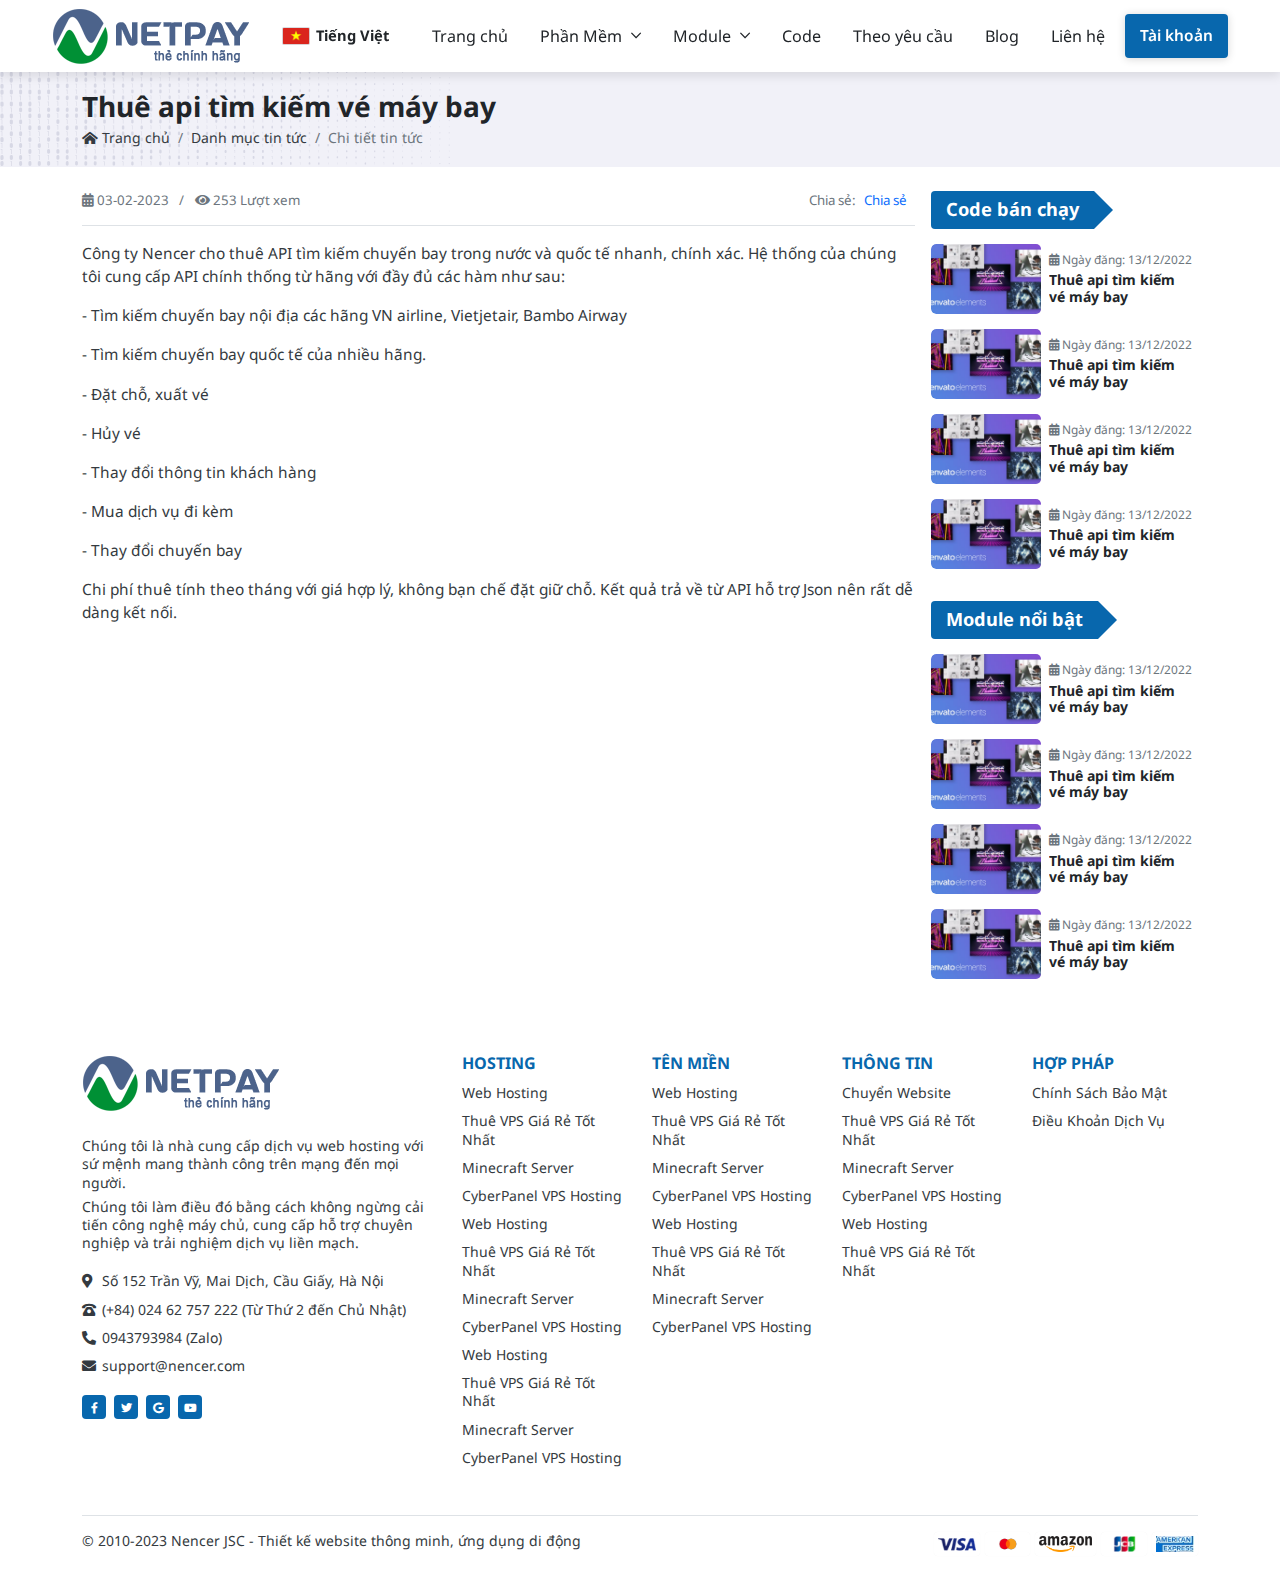
<file: chi-tiet-tin-tuc.html>
<!DOCTYPE html>
<html lang="vi">
<head>
	<meta charset="UTF-8">
	<meta name="viewport"
		  content="width=device-width, user-scalable=no, initial-scale=1.0, maximum-scale=1.0, minimum-scale=1.0">

	<title>Template Nencer</title>
	<meta name="description" content="Template Nencer">
	<meta name="author" content="">

	<meta property="og:title" content="Template Nencer">
	<meta property="og:type" content="website">
	<meta property="og:url" content="">
	<meta property="og:description" content="Template Nencer">
	<meta property="og:image" content="">

	<link rel="preconnect" href="https://fonts.googleapis.com">
	<link rel="preconnect" href="https://fonts.gstatic.com" crossorigin>
	<link href="https://fonts.googleapis.com/css2?family=Noto+Sans:ital,wght@0,100;0,200;0,300;0,400;0,500;0,600;0,700;0,800;0,900;1,100;1,200;1,300;1,400;1,500;1,600;1,700;1,800;1,900&display=swap"
		  rel="stylesheet">

	<link rel="icon" href="./assets/images/favicon.png">
	<link rel="apple-touch-icon" href="./assets/images/favicon.png">
	<link rel="stylesheet" href="./assets/plugins/bootstrap/css/bootstrap.min.css">
	<link rel="stylesheet" href="./assets/plugins/swiper/swiper-bundle.min.css">
	<link rel="stylesheet" href="./assets/plugins/fancybox/fancybox.min.css">
	<link rel="stylesheet" href="./assets/fonts/fontawesome/css/all.min.css">
	<link rel="stylesheet" href="./assets/css/base.css">
	<link rel="stylesheet" href="./assets/css/style.css">

	<style>
		:root {
			--primary-color: #0867AD;
			--primary-hover: #0b3375;
			--primary-rgb: 8, 103, 173;

			--secondary-color: #ED3439;
			--secondary-hover: #c62a2e;
			--secondary-rgb: 237, 52, 57;
		}
	</style>
</head>
<body>

<div id="header" class="header is-page is-sticky">
	<div class="header-main">
		<div class="container-fluid">
			<div class="header-grid">
				<div class="header-logo">
					<a href="" class="d-inline-block align-middle">
						<img src="./assets/images/netpay-white.png" class="img-fluid header-logo_is--noSticky" alt="">
						<img src="./assets/images/logo.png" class="img-fluid header-logo_is--sticky" alt="">
					</a>
				</div>
				<div class="header-language">
					<a href="javascript:void(0)" class="header-language_button">
						<img src="./assets/images/language/vn.webp" class="img-fluid" alt="">
						<span>
							Tiếng Việt
						</span>
					</a>
					<div class="header-language_list">
						<a href="javascript:void(0)" class="header-language_list--item">
							<img src="./assets/images/language/vn.webp" class="img-fluid" alt="">
							Tiếng Việt
						</a>
						<a href="javascript:void(0)" class="header-language_list--item">
							<img src="./assets/images/language/en.webp" class="img-fluid" alt="">
							English
						</a>
						<a href="javascript:void(0)" class="header-language_list--item">
							<img src="./assets/images/language/cn.webp" class="img-fluid" alt="">
							中国
						</a>
					</div>
				</div>
				<div class="header-navigation">
					<div class="header-navigation_logo d-lg-none">
						<a href="" class="d-inline-flex align-middle">
							<img src="./assets/images/logo.png" class="img-fluid" alt="">
						</a>
						<button type="button" class="close-navigation" id="close-navigation">
							<i class="fal fa-times"></i>
						</button>
					</div>
					<ul class="header-navigation_list">
						<li class="header-navigation_item">
							<a href="" class="header-navigation_item--link">
								Trang chủ
							</a>
						</li>
						<li class="header-navigation_item">
							<a href="javascript:void(0)" class="header-navigation_item--link">
								Phần Mềm
								<i class="fal fa-angle-down header-navigation_item--icon"></i>
							</a>
							<ul class="header-navigation_sub--list">
								<li class="header-navigation_sub--item">
									<a href="" class="header-navigation_sub--item---link">
										<i class="fas fa-cloud"></i>
										<div class="header-navigation_sub--item---content">
											<div class="header-navigation_sub--item---content_title">
												Phần mềm
											</div>
											<div class="header-navigation_sub--item---content_description">
												Cung cấp phần mềm lớn và trung bình
											</div>
										</div>
									</a>
								</li>
								<li class="header-navigation_sub--item">
									<a href="" class="header-navigation_sub--item---link">
										<i class="fas fa-cloud"></i>
										<div class="header-navigation_sub--item---content">
											<div class="header-navigation_sub--item---content_title">
												Phần mềm
											</div>
											<div class="header-navigation_sub--item---content_description">
												Cung cấp phần mềm lớn và trung bình
											</div>
										</div>
									</a>
								</li>
								<li class="header-navigation_sub--item">
									<a href="" class="header-navigation_sub--item---link">
										<i class="fas fa-cloud"></i>
										<div class="header-navigation_sub--item---content">
											<div class="header-navigation_sub--item---content_title">
												Phần mềm
											</div>
											<div class="header-navigation_sub--item---content_description">
												Cung cấp phần mềm lớn và trung bình
											</div>
										</div>
									</a>
								</li>
								<li class="header-navigation_sub--item">
									<a href="" class="header-navigation_sub--item---link">
										<i class="fas fa-cloud"></i>
										<div class="header-navigation_sub--item---content">
											<div class="header-navigation_sub--item---content_title">
												Phần mềm
											</div>
											<div class="header-navigation_sub--item---content_description">
												Cung cấp phần mềm lớn và trung bình
											</div>
										</div>
									</a>
								</li>
								<li class="header-navigation_sub--item">
									<a href="" class="header-navigation_sub--item---link">
										<i class="fas fa-cloud"></i>
										<div class="header-navigation_sub--item---content">
											<div class="header-navigation_sub--item---content_title">
												Phần mềm
											</div>
											<div class="header-navigation_sub--item---content_description">
												Cung cấp phần mềm lớn và trung bình
											</div>
										</div>
									</a>
								</li>
							</ul>
						</li>
						<li class="header-navigation_item">
							<a href="javascript:void(0)" class="header-navigation_item--link">
								Module
								<i class="fal fa-angle-down header-navigation_item--icon"></i>
							</a>
							<ul class="header-navigation_sub--list">
								<li class="header-navigation_sub--item">
									<a href="" class="header-navigation_sub--item---link">
										<i class="fas fa-cloud"></i>
										<div class="header-navigation_sub--item---content">
											<div class="header-navigation_sub--item---content_title">
												Module
											</div>
											<div class="header-navigation_sub--item---content_description">
												Cung cấp Module lớn và trung bình
											</div>
										</div>
									</a>
								</li>
								<li class="header-navigation_sub--item">
									<a href="" class="header-navigation_sub--item---link">
										<i class="fas fa-cloud"></i>
										<div class="header-navigation_sub--item---content">
											<div class="header-navigation_sub--item---content_title">
												Module
											</div>
											<div class="header-navigation_sub--item---content_description">
												Cung cấp Module lớn và trung bình
											</div>
										</div>
									</a>
								</li>
								<li class="header-navigation_sub--item">
									<a href="" class="header-navigation_sub--item---link">
										<i class="fas fa-cloud"></i>
										<div class="header-navigation_sub--item---content">
											<div class="header-navigation_sub--item---content_title">
												Module
											</div>
											<div class="header-navigation_sub--item---content_description">
												Cung cấp Module lớn và trung bình
											</div>
										</div>
									</a>
								</li>
								<li class="header-navigation_sub--item">
									<a href="" class="header-navigation_sub--item---link">
										<i class="fas fa-cloud"></i>
										<div class="header-navigation_sub--item---content">
											<div class="header-navigation_sub--item---content_title">
												Module
											</div>
											<div class="header-navigation_sub--item---content_description">
												Cung cấp Module lớn và trung bình
											</div>
										</div>
									</a>
								</li>
								<li class="header-navigation_sub--item">
									<a href="" class="header-navigation_sub--item---link">
										<i class="fas fa-cloud"></i>
										<div class="header-navigation_sub--item---content">
											<div class="header-navigation_sub--item---content_title">
												Module
											</div>
											<div class="header-navigation_sub--item---content_description">
												Cung cấp Module lớn và trung bình
											</div>
										</div>
									</a>
								</li>
							</ul>
						</li>
						<li class="header-navigation_item">
							<a href="" class="header-navigation_item--link">
								Code
							</a>
						</li>
						<li class="header-navigation_item">
							<a href="" class="header-navigation_item--link">
								Theo yêu cầu
							</a>
						</li>
						<li class="header-navigation_item">
							<a href="" class="header-navigation_item--link">
								Blog
							</a>
						</li>
						<li class="header-navigation_item">
							<a href="" class="header-navigation_item--link">
								Liên hệ
							</a>
						</li>
					</ul>
				</div>
				<div class="header-account">
					<!--
					---
					--- Chưa đăng nhập
					---
					<div class="header-account_button">
						<a href="" class="button-theme button-theme_secondary d-lg-inline-flex d-none">
							Đăng nhập
						</a>
						<a href="" class="d-block d-lg-none">
							<i class="fas fa-user-alt"></i>
						</a>
					</div>
					-->

					<!--
					---
					--- Đã đăng nhập
					---
					-->
					<div class="header-account_list">
						<a href="javascript:void(0)"
						   class="button-theme button-theme_secondary d-lg-inline-flex d-none">
							Tài khoản
						</a>
						<a href="javascript:void(0)" class="d-block d-lg-none">
							<i class="fas fa-user-alt"></i>
						</a>
						<ul class="list-unstyled mb-0">
							<li class="header-account_list--header">
								Xin chào,
								<br>
								<b>Nguyễn Văn A</b>
							</li>
							<li class="header-account_list--item">
								<a href="">
									<i class="fas fa-user"></i>
									Thông tin tài khoản
								</a>
							</li>
							<li class="header-account_list--item">
								<a href="">
									<i class="fas fa-clipboard-list"></i>
									Lịch sử mua hàng
								</a>
							</li>
							<li class="header-account_list--item">
								<a href="">
									<i class="fas fa-lock-alt"></i>
									Đổi mật khẩu
								</a>
							</li>
							<li class="header-account_list--bottom">
								<a href="">
									Đăng xuất
								</a>
							</li>
						</ul>
					</div>
				</div>
				<div class="header-hamburger d-block d-lg-none">
					<div class="hamburger" id="call-navigation">
						<span></span>
					</div>
				</div>
			</div>
		</div>
	</div>
	<div class="header-overlay" id="header-overlay"></div>
</div>

<div id="main" class="main page-main">
	<div class="section-breadcrumb">
		<div class="container">
			<h1 class="breadcrumb-title">
				Thuê api tìm kiếm vé máy bay
			</h1>
			<div class="breadcrumb-list">
				<ol class="breadcrumb">
					<li class="breadcrumb-item"><a href="#"><i class="fas fa-home-alt"></i>&nbsp;Trang chủ</a></li>
					<li class="breadcrumb-item"><a href="#">Danh mục tin tức</a></li>
					<li class="breadcrumb-item active">Chi tiết tin tức</li>
				</ol>
			</div>
		</div>
	</div>
	<div class="section-gap_small section-gap_xs">
		<div class="container">
			<div class="row gy-5 g-lg-3">
				<div class="col-xl-9">
					<div class="article-detail">
						<div class="row align-items-center flex-column flex-md-row">
							<div class="col-auto flex-shrink-0 mb-1 mb-md-0">
								<div class="article-detail_metas">
									<div class="meta-list">
										<div class="meta-item">
											<i class="fas fa-calendar-alt"></i>
											<span>03-02-2023</span>
										</div>
										<div class="meta-item">
											<i class="fas fa-eye"></i>
											<span>253 Lượt xem</span>
										</div>
									</div>
								</div>
							</div>
							<div class="col-auto flex-grow-1 d-flex justify-content-md-end">
								<div class="article-detail_social">
									<ul class="list-unstyled mb-0">
										<li class="share">
											Chia sẻ:
										</li>
										<li>
											<div class="fb-share-button"
												 data-href="https://jaybee-k.github.io/template-nencer-v2"
												 data-layout="button"
												 data-size="small">
												<a target="_blank"
												   href="https://jaybee-k.github.io/template-baobi"
												   class="fb-xfbml-parse-ignore">Chia sẻ</a>
											</div>
										</li>
										<li>
											<div class="zalo-share-button"
												 data-href="https://jaybee-k.github.io/template-nencer-v2"
												 data-oaid="579745863508352884"
												 data-layout="1" data-color="blue" data-customize="false"></div>
										</li>
									</ul>
								</div>
							</div>
						</div>
						<div class="border-top pt-3 mt-3 article-detail_content" id="article-detail_content">
							<p>Công ty Nencer cho thuê API tìm kiếm chuyến bay trong nước và quốc tế nhanh, chính xác. Hệ thống của chúng tôi cung cấp API chính thống từ hãng với đầy đủ các hàm như sau:</p>
							<p>- Tìm kiếm chuyến bay nội địa các hãng VN airline, Vietjetair, Bambo Airway</p>
							<p>- Tìm kiếm chuyến bay quốc tế của nhiều hãng.</p>
							<p>- Đặt chỗ, xuất vé</p>
							<p>- Hủy vé</p>
							<p>- Thay đổi thông tin khách hàng</p>
							<p>- Mua dịch vụ đi kèm</p>
							<p>- Thay đổi chuyến bay</p>
							<p>Chi phí thuê tính theo tháng với giá hợp lý, không bạn chế đặt giữ chỗ. Kết quả trả về từ API hỗ trợ Json nên rất dễ dàng kết nối.</p>
						</div>
					</div>
				</div>
				<div class="col-xl-3">
					<div class="sidebar">
						<div class="sidebar-item">
							<div class="sidebar-title">
								Code bán chạy
							</div>
							<div class="sidebar-article">
								<div class="article-card card">
									<div class="card-header position-relative overflow-hidden border-0 bg-transparent p-0">
										<div class="ratio ratio-16x9">
											<img src="./assets/images/article/article.jpg"
											     class="img-fluid w-100 object-fit-cover" alt="">
										</div>
										<a href="" class="stretched-link"></a>
									</div>
									<div class="card-body">
										<div class="card-date"><i class="fas fa-calendar-alt"></i> <span>Ngày đăng:</span> 13/12/2022
										</div>
										<div class="card-title">
											<a href="">
												<span>
													Thuê api tìm kiếm vé máy bay
												</span>
											</a>
										</div>
									</div>
								</div>
								<div class="article-card card">
									<div class="card-header position-relative overflow-hidden border-0 bg-transparent p-0">
										<div class="ratio ratio-16x9">
											<img src="./assets/images/article/article.jpg"
											     class="img-fluid w-100 object-fit-cover" alt="">
										</div>
										<a href="" class="stretched-link"></a>
									</div>
									<div class="card-body">
										<div class="card-date"><i class="fas fa-calendar-alt"></i> <span>Ngày đăng:</span> 13/12/2022
										</div>
										<div class="card-title">
											<a href="">
												<span>
													Thuê api tìm kiếm vé máy bay
												</span>
											</a>
										</div>
									</div>
								</div>
								<div class="article-card card">
									<div class="card-header position-relative overflow-hidden border-0 bg-transparent p-0">
										<div class="ratio ratio-16x9">
											<img src="./assets/images/article/article.jpg"
											     class="img-fluid w-100 object-fit-cover" alt="">
										</div>
										<a href="" class="stretched-link"></a>
									</div>
									<div class="card-body">
										<div class="card-date"><i class="fas fa-calendar-alt"></i> <span>Ngày đăng:</span> 13/12/2022
										</div>
										<div class="card-title">
											<a href="">
												<span>
													Thuê api tìm kiếm vé máy bay
												</span>
											</a>
										</div>
									</div>
								</div>
								<div class="article-card card">
									<div class="card-header position-relative overflow-hidden border-0 bg-transparent p-0">
										<div class="ratio ratio-16x9">
											<img src="./assets/images/article/article.jpg"
											     class="img-fluid w-100 object-fit-cover" alt="">
										</div>
										<a href="" class="stretched-link"></a>
									</div>
									<div class="card-body">
										<div class="card-date"><i class="fas fa-calendar-alt"></i> <span>Ngày đăng:</span> 13/12/2022
										</div>
										<div class="card-title">
											<a href="">
												<span>
													Thuê api tìm kiếm vé máy bay
												</span>
											</a>
										</div>
									</div>
								</div>
							</div>
						</div>
						<div class="sidebar-item">
							<div class="sidebar-title">
								Module nổi bật
							</div>
							<div class="sidebar-article">
								<div class="article-card card">
									<div class="card-header position-relative overflow-hidden border-0 bg-transparent p-0">
										<div class="ratio ratio-16x9">
											<img src="./assets/images/article/article.jpg"
											     class="img-fluid w-100 object-fit-cover" alt="">
										</div>
										<a href="" class="stretched-link"></a>
									</div>
									<div class="card-body">
										<div class="card-date"><i class="fas fa-calendar-alt"></i> <span>Ngày đăng:</span> 13/12/2022
										</div>
										<div class="card-title">
											<a href="">
												<span>
													Thuê api tìm kiếm vé máy bay
												</span>
											</a>
										</div>
									</div>
								</div>
								<div class="article-card card">
									<div class="card-header position-relative overflow-hidden border-0 bg-transparent p-0">
										<div class="ratio ratio-16x9">
											<img src="./assets/images/article/article.jpg"
											     class="img-fluid w-100 object-fit-cover" alt="">
										</div>
										<a href="" class="stretched-link"></a>
									</div>
									<div class="card-body">
										<div class="card-date"><i class="fas fa-calendar-alt"></i> <span>Ngày đăng:</span> 13/12/2022
										</div>
										<div class="card-title">
											<a href="">
												<span>
													Thuê api tìm kiếm vé máy bay
												</span>
											</a>
										</div>
									</div>
								</div>
								<div class="article-card card">
									<div class="card-header position-relative overflow-hidden border-0 bg-transparent p-0">
										<div class="ratio ratio-16x9">
											<img src="./assets/images/article/article.jpg"
											     class="img-fluid w-100 object-fit-cover" alt="">
										</div>
										<a href="" class="stretched-link"></a>
									</div>
									<div class="card-body">
										<div class="card-date"><i class="fas fa-calendar-alt"></i> <span>Ngày đăng:</span> 13/12/2022
										</div>
										<div class="card-title">
											<a href="">
												<span>
													Thuê api tìm kiếm vé máy bay
												</span>
											</a>
										</div>
									</div>
								</div>
								<div class="article-card card">
									<div class="card-header position-relative overflow-hidden border-0 bg-transparent p-0">
										<div class="ratio ratio-16x9">
											<img src="./assets/images/article/article.jpg"
											     class="img-fluid w-100 object-fit-cover" alt="">
										</div>
										<a href="" class="stretched-link"></a>
									</div>
									<div class="card-body">
										<div class="card-date"><i class="fas fa-calendar-alt"></i> <span>Ngày đăng:</span> 13/12/2022
										</div>
										<div class="card-title">
											<a href="">
												<span>
													Thuê api tìm kiếm vé máy bay
												</span>
											</a>
										</div>
									</div>
								</div>
							</div>
						</div>
					</div>
				</div>
			</div>
		</div>
	</div>
</div>

<footer id="footer" class="footer">
	<div class="container">
		<div class="footer-top">
			<div class="row">
				<div class="col-xl-4">
					<div class="footer-item">
						<div class="footer-logo">
							<a href="/" class="d-inline-block align-middle">
								<img src="./assets/images/logo.png" class="img-fluid" alt="">
							</a>
						</div>
						<div class="footer-text">
							<p>
								Chúng tôi là nhà cung cấp dịch vụ web hosting với sứ mệnh mang thành công trên mạng đến
								mọi người.
							</p>
							<p>
								Chúng tôi làm điều đó bằng cách không ngừng cải tiến công nghệ máy chủ, cung cấp hỗ trợ
								chuyên nghiệp và trải nghiệm dịch vụ liền mạch.
							</p>
						</div>
						<ul class="footer-list list-unstyled mb-0">
							<li class="footer-list_item">
								<a href="" class="footer-list_item--link">
									<i class="fas fa-map-marker-alt"></i>Số 152 Trần Vỹ, Mai Dịch, Cầu Giấy, Hà Nội
								</a>
							</li>
							<li class="footer-list_item">
								<a href="" class="footer-list_item--link">
									<i class="fas fa-phone-rotary"></i>(+84) 024 62 757 222 (Từ Thứ 2 đến Chủ Nhật)
								</a>
							</li>
							<li class="footer-list_item">
								<a href="" class="footer-list_item--link">
									<i class="fas fa-phone-alt"></i>0943793984 (Zalo)
								</a>
							</li>
							<li class="footer-list_item">
								<a href="" class="footer-list_item--link">
									<i class="fas fa-envelope"></i>support@nencer.com
								</a>
							</li>
						</ul>
						<ul class="footer-social list-unstyled mb-0 d-flex align-items-center justify-content-start">
							<li class="footer-social_item">
								<a href="fb.com/admin" class="footer-social_item--link">
									<i class="fab fa-facebook-f"></i>
								</a>
							</li>
							<li class="footer-social_item">
								<a href="fb.com/admin" class="footer-social_item--link">
									<i class="fab fa-twitter"></i>
								</a>
							</li>
							<li class="footer-social_item">
								<a href="fb.com/admin" class="footer-social_item--link">
									<i class="fab fa-google"></i>
								</a>
							</li>
							<li class="footer-social_item">
								<a href="https://www.youtube.com/watch?v=neCmEbI2VWg" class="footer-social_item--link">
									<i class="fab fa-youtube"></i>
								</a>
							</li>
						</ul>
					</div>
				</div>
				<div class="col-xl-8">
					<div class="row">
						<div class="col-lg-3 col-6">
							<div class="footer-item">
								<div class="footer-title">
									HOSTING
								</div>
								<ul class="footer-list list-unstyled mb-0">
									<li class="footer-list_item">
										<a href="" class="footer-list_item--link">
											Web Hosting
										</a>
									</li>
									<li class="footer-list_item">
										<a href="" class="footer-list_item--link">
											Thuê VPS Giá Rẻ Tốt Nhất
										</a>
									</li>
									<li class="footer-list_item">
										<a href="" class="footer-list_item--link">
											Minecraft Server
										</a>
									</li>
									<li class="footer-list_item">
										<a href="" class="footer-list_item--link">
											CyberPanel VPS Hosting
										</a>
									</li>
									<li class="footer-list_item">
										<a href="" class="footer-list_item--link">
											Web Hosting
										</a>
									</li>
									<li class="footer-list_item">
										<a href="" class="footer-list_item--link">
											Thuê VPS Giá Rẻ Tốt Nhất
										</a>
									</li>
									<li class="footer-list_item">
										<a href="" class="footer-list_item--link">
											Minecraft Server
										</a>
									</li>
									<li class="footer-list_item">
										<a href="" class="footer-list_item--link">
											CyberPanel VPS Hosting
										</a>
									</li>
									<li class="footer-list_item">
										<a href="" class="footer-list_item--link">
											Web Hosting
										</a>
									</li>
									<li class="footer-list_item">
										<a href="" class="footer-list_item--link">
											Thuê VPS Giá Rẻ Tốt Nhất
										</a>
									</li>
									<li class="footer-list_item">
										<a href="" class="footer-list_item--link">
											Minecraft Server
										</a>
									</li>
									<li class="footer-list_item">
										<a href="" class="footer-list_item--link">
											CyberPanel VPS Hosting
										</a>
									</li>
								</ul>
							</div>
						</div>
						<div class="col-lg-3 col-6">
							<div class="footer-item">
								<div class="footer-title">
									TÊN MIỀN
								</div>
								<ul class="footer-list list-unstyled mb-0">
									<li class="footer-list_item">
										<a href="" class="footer-list_item--link">
											Web Hosting
										</a>
									</li>
									<li class="footer-list_item">
										<a href="" class="footer-list_item--link">
											Thuê VPS Giá Rẻ Tốt Nhất
										</a>
									</li>
									<li class="footer-list_item">
										<a href="" class="footer-list_item--link">
											Minecraft Server
										</a>
									</li>
									<li class="footer-list_item">
										<a href="" class="footer-list_item--link">
											CyberPanel VPS Hosting
										</a>
									</li>
									<li class="footer-list_item">
										<a href="" class="footer-list_item--link">
											Web Hosting
										</a>
									</li>
									<li class="footer-list_item">
										<a href="" class="footer-list_item--link">
											Thuê VPS Giá Rẻ Tốt Nhất
										</a>
									</li>
									<li class="footer-list_item">
										<a href="" class="footer-list_item--link">
											Minecraft Server
										</a>
									</li>
									<li class="footer-list_item">
										<a href="" class="footer-list_item--link">
											CyberPanel VPS Hosting
										</a>
									</li>
								</ul>
							</div>
						</div>
						<div class="col-lg-3 col-6">
							<div class="footer-item">
								<div class="footer-title">
									THÔNG TIN
								</div>
								<ul class="footer-list list-unstyled mb-0">
									<li class="footer-list_item">
										<a href="" class="footer-list_item--link">
											Chuyển Website
										</a>
									</li>
									<li class="footer-list_item">
										<a href="" class="footer-list_item--link">
											Thuê VPS Giá Rẻ Tốt Nhất
										</a>
									</li>
									<li class="footer-list_item">
										<a href="" class="footer-list_item--link">
											Minecraft Server
										</a>
									</li>
									<li class="footer-list_item">
										<a href="" class="footer-list_item--link">
											CyberPanel VPS Hosting
										</a>
									</li>
									<li class="footer-list_item">
										<a href="" class="footer-list_item--link">
											Web Hosting
										</a>
									</li>
									<li class="footer-list_item">
										<a href="" class="footer-list_item--link">
											Thuê VPS Giá Rẻ Tốt Nhất
										</a>
									</li>
								</ul>
							</div>
						</div>
						<div class="col-lg-3 col-6">
							<div class="footer-item">
								<div class="footer-title">
									HỢP PHÁP
								</div>
								<ul class="footer-list list-unstyled mb-0">
									<li class="footer-list_item">
										<a href="" class="footer-list_item--link">
											Chính Sách Bảo Mật
										</a>
									</li>
									<li class="footer-list_item">
										<a href="" class="footer-list_item--link">
											Điều Khoản Dịch Vụ
										</a>
									</li>
								</ul>
							</div>
						</div>
					</div>
				</div>
			</div>
		</div>
		<div class="footer-bottom">
			<div class="row">
				<div class="col-lg-7">
					<div class="text-lg-start text-center">
						© 2010-2023 Nencer JSC - Thiết kế website thông minh, ứng dụng di động
					</div>
				</div>
				<div class="col-lg-5 mt-2 mt-lg-0">
					<div class="text-lg-end text-center d-flex align-items-center justify-content-lg-end justify-content-center footer-logo_payment">
						<div class="footer-logo_payment--item">
							<img src="./assets/images/payments/visa.png" class="mw-100" alt="">
						</div>
						<div class="footer-logo_payment--item">
							<img src="./assets/images/payments/master.png" class="mw-100" alt="">
						</div>
						<div class="footer-logo_payment--item">
							<img src="./assets/images/payments/amazon.webp" class="mw-100" alt="">
						</div>
						<div class="footer-logo_payment--item">
							<img src="./assets/images/payments/jcb.png" class="mw-100" alt="">
						</div>
						<div class="footer-logo_payment--item">
							<img src="./assets/images/payments/america.png" class="mw-100" alt="">
						</div>
					</div>
				</div>
			</div>
		</div>
	</div>
</footer>

<script type=" text/javascript" src="./assets/plugins/jquery.min.js"></script>
<script type="text/javascript"
		src="./assets/plugins/bootstrap/js/bootstrap.bundle.min.js"></script>
<script type="text/javascript" src="./assets/plugins/swiper/swiper-bundle.min.js"></script>
<script type="text/javascript" src="./assets/plugins/fancybox/fancybox.min.js"></script>
<script type="text/javascript" src="./assets/js/app.js"></script>

<div id="fb-root"></div>
<script async defer crossorigin="anonymous" src="https://connect.facebook.net/vi_VN/sdk.js#xfbml=1&version=v15.0"
		nonce="yTOmTKsy"></script>
<script src="https://sp.zalo.me/plugins/sdk.js"></script>
</body>
</html>
</file>
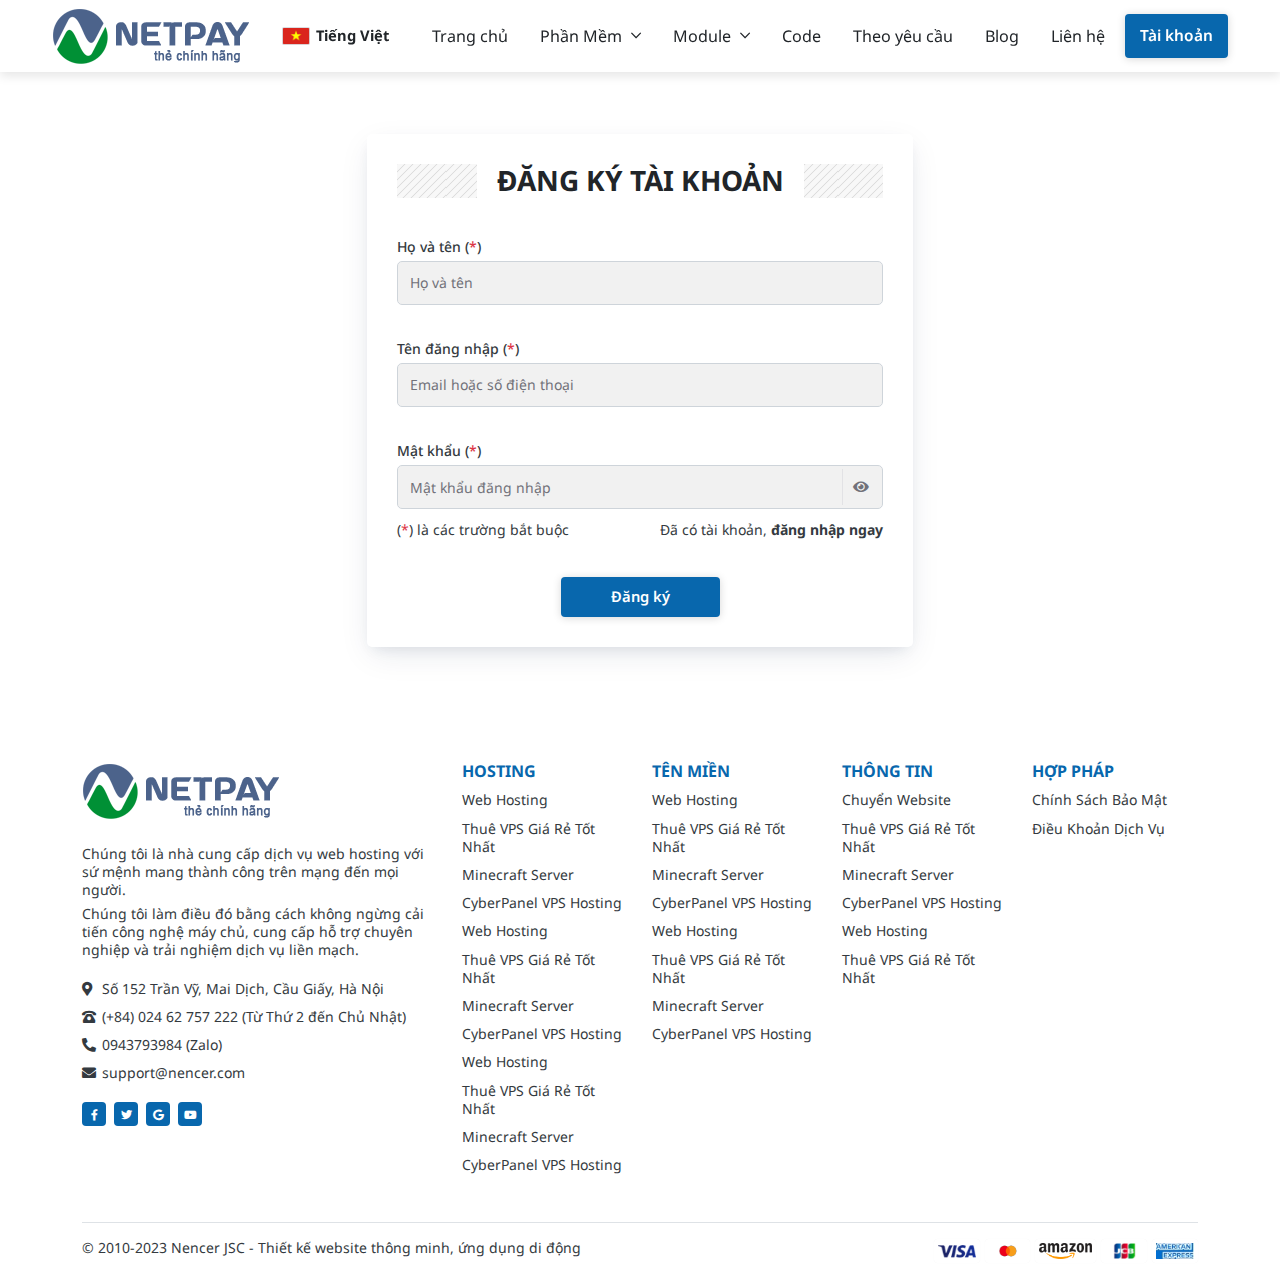
<file: dang-ky.html>
<!DOCTYPE html>
<html lang="vi">
<head>
	<meta charset="UTF-8">
	<meta name="viewport"
	      content="width=device-width, user-scalable=no, initial-scale=1.0, maximum-scale=1.0, minimum-scale=1.0">

	<title>Template Nencer</title>
	<meta name="description" content="Template Nencer">
	<meta name="author" content="">

	<meta property="og:title" content="Template Nencer">
	<meta property="og:type" content="website">
	<meta property="og:url" content="">
	<meta property="og:description" content="Template Nencer">
	<meta property="og:image" content="">

	<link rel="preconnect" href="https://fonts.googleapis.com">
	<link rel="preconnect" href="https://fonts.gstatic.com" crossorigin>
	<link href="https://fonts.googleapis.com/css2?family=Noto+Sans:ital,wght@0,100;0,200;0,300;0,400;0,500;0,600;0,700;0,800;0,900;1,100;1,200;1,300;1,400;1,500;1,600;1,700;1,800;1,900&display=swap"
	      rel="stylesheet">

	<link rel="icon" href="./assets/images/favicon.png">
	<link rel="apple-touch-icon" href="./assets/images/favicon.png">
	<link rel="stylesheet" href="./assets/plugins/bootstrap/css/bootstrap.min.css">
	<link rel="stylesheet" href="./assets/plugins/swiper/swiper-bundle.min.css">
	<link rel="stylesheet" href="./assets/plugins/fancybox/fancybox.min.css">
	<link rel="stylesheet" href="./assets/fonts/fontawesome/css/all.min.css">
	<link rel="stylesheet" href="./assets/css/base.css">
	<link rel="stylesheet" href="./assets/css/style.css">

	<style>
        :root {
            --primary-color: #0867AD;
            --primary-hover: #0b3375;
            --primary-rgb: 8, 103, 173;

            --secondary-color: #ED3439;
            --secondary-hover: #c62a2e;
            --secondary-rgb: 237, 52, 57;
        }
	</style>
</head>
<body>

<div id="header" class="header is-page is-sticky">
	<div class="header-main">
		<div class="container-fluid">
			<div class="header-grid">
				<div class="header-logo">
					<a href="" class="d-inline-block align-middle">
						<img src="./assets/images/netpay-white.png" class="img-fluid header-logo_is--noSticky" alt="">
						<img src="./assets/images/logo.png" class="img-fluid header-logo_is--sticky" alt="">
					</a>
				</div>
				<div class="header-language">
					<a href="javascript:void(0)" class="header-language_button">
						<img src="./assets/images/language/vn.webp" class="img-fluid" alt="">
						<span>
							Tiếng Việt
						</span>
					</a>
					<div class="header-language_list">
						<a href="javascript:void(0)" class="header-language_list--item">
							<img src="./assets/images/language/vn.webp" class="img-fluid" alt="">
							Tiếng Việt
						</a>
						<a href="javascript:void(0)" class="header-language_list--item">
							<img src="./assets/images/language/en.webp" class="img-fluid" alt="">
							English
						</a>
						<a href="javascript:void(0)" class="header-language_list--item">
							<img src="./assets/images/language/cn.webp" class="img-fluid" alt="">
							中国
						</a>
					</div>
				</div>
				<div class="header-navigation">
					<div class="header-navigation_logo d-lg-none">
						<a href="" class="d-inline-flex align-middle">
							<img src="./assets/images/logo.png" class="img-fluid" alt="">
						</a>
						<button type="button" class="close-navigation" id="close-navigation">
							<i class="fal fa-times"></i>
						</button>
					</div>
					<ul class="header-navigation_list">
						<li class="header-navigation_item">
							<a href="" class="header-navigation_item--link">
								Trang chủ
							</a>
						</li>
						<li class="header-navigation_item">
							<a href="javascript:void(0)" class="header-navigation_item--link">
								Phần Mềm
								<i class="fal fa-angle-down header-navigation_item--icon"></i>
							</a>
							<ul class="header-navigation_sub--list">
								<li class="header-navigation_sub--item">
									<a href="" class="header-navigation_sub--item---link">
										<i class="fas fa-cloud"></i>
										<div class="header-navigation_sub--item---content">
											<div class="header-navigation_sub--item---content_title">
												Phần mềm
											</div>
											<div class="header-navigation_sub--item---content_description">
												Cung cấp phần mềm lớn và trung bình
											</div>
										</div>
									</a>
								</li>
								<li class="header-navigation_sub--item">
									<a href="" class="header-navigation_sub--item---link">
										<i class="fas fa-cloud"></i>
										<div class="header-navigation_sub--item---content">
											<div class="header-navigation_sub--item---content_title">
												Phần mềm
											</div>
											<div class="header-navigation_sub--item---content_description">
												Cung cấp phần mềm lớn và trung bình
											</div>
										</div>
									</a>
								</li>
								<li class="header-navigation_sub--item">
									<a href="" class="header-navigation_sub--item---link">
										<i class="fas fa-cloud"></i>
										<div class="header-navigation_sub--item---content">
											<div class="header-navigation_sub--item---content_title">
												Phần mềm
											</div>
											<div class="header-navigation_sub--item---content_description">
												Cung cấp phần mềm lớn và trung bình
											</div>
										</div>
									</a>
								</li>
								<li class="header-navigation_sub--item">
									<a href="" class="header-navigation_sub--item---link">
										<i class="fas fa-cloud"></i>
										<div class="header-navigation_sub--item---content">
											<div class="header-navigation_sub--item---content_title">
												Phần mềm
											</div>
											<div class="header-navigation_sub--item---content_description">
												Cung cấp phần mềm lớn và trung bình
											</div>
										</div>
									</a>
								</li>
								<li class="header-navigation_sub--item">
									<a href="" class="header-navigation_sub--item---link">
										<i class="fas fa-cloud"></i>
										<div class="header-navigation_sub--item---content">
											<div class="header-navigation_sub--item---content_title">
												Phần mềm
											</div>
											<div class="header-navigation_sub--item---content_description">
												Cung cấp phần mềm lớn và trung bình
											</div>
										</div>
									</a>
								</li>
							</ul>
						</li>
						<li class="header-navigation_item">
							<a href="javascript:void(0)" class="header-navigation_item--link">
								Module
								<i class="fal fa-angle-down header-navigation_item--icon"></i>
							</a>
							<ul class="header-navigation_sub--list">
								<li class="header-navigation_sub--item">
									<a href="" class="header-navigation_sub--item---link">
										<i class="fas fa-cloud"></i>
										<div class="header-navigation_sub--item---content">
											<div class="header-navigation_sub--item---content_title">
												Module
											</div>
											<div class="header-navigation_sub--item---content_description">
												Cung cấp Module lớn và trung bình
											</div>
										</div>
									</a>
								</li>
								<li class="header-navigation_sub--item">
									<a href="" class="header-navigation_sub--item---link">
										<i class="fas fa-cloud"></i>
										<div class="header-navigation_sub--item---content">
											<div class="header-navigation_sub--item---content_title">
												Module
											</div>
											<div class="header-navigation_sub--item---content_description">
												Cung cấp Module lớn và trung bình
											</div>
										</div>
									</a>
								</li>
								<li class="header-navigation_sub--item">
									<a href="" class="header-navigation_sub--item---link">
										<i class="fas fa-cloud"></i>
										<div class="header-navigation_sub--item---content">
											<div class="header-navigation_sub--item---content_title">
												Module
											</div>
											<div class="header-navigation_sub--item---content_description">
												Cung cấp Module lớn và trung bình
											</div>
										</div>
									</a>
								</li>
								<li class="header-navigation_sub--item">
									<a href="" class="header-navigation_sub--item---link">
										<i class="fas fa-cloud"></i>
										<div class="header-navigation_sub--item---content">
											<div class="header-navigation_sub--item---content_title">
												Module
											</div>
											<div class="header-navigation_sub--item---content_description">
												Cung cấp Module lớn và trung bình
											</div>
										</div>
									</a>
								</li>
								<li class="header-navigation_sub--item">
									<a href="" class="header-navigation_sub--item---link">
										<i class="fas fa-cloud"></i>
										<div class="header-navigation_sub--item---content">
											<div class="header-navigation_sub--item---content_title">
												Module
											</div>
											<div class="header-navigation_sub--item---content_description">
												Cung cấp Module lớn và trung bình
											</div>
										</div>
									</a>
								</li>
							</ul>
						</li>
						<li class="header-navigation_item">
							<a href="" class="header-navigation_item--link">
								Code
							</a>
						</li>
						<li class="header-navigation_item">
							<a href="" class="header-navigation_item--link">
								Theo yêu cầu
							</a>
						</li>
						<li class="header-navigation_item">
							<a href="" class="header-navigation_item--link">
								Blog
							</a>
						</li>
						<li class="header-navigation_item">
							<a href="" class="header-navigation_item--link">
								Liên hệ
							</a>
						</li>
					</ul>
				</div>
				<div class="header-account">
					<!--
					---
					--- Chưa đăng nhập
					---
					<div class="header-account_button">
						<a href="" class="button-theme button-theme_secondary d-lg-inline-flex d-none">
							Đăng nhập
						</a>
						<a href="" class="d-block d-lg-none">
							<i class="fas fa-user-alt"></i>
						</a>
					</div>
					-->

					<!--
					---
					--- Đã đăng nhập
					---
					-->
					<div class="header-account_list">
						<a href="javascript:void(0)"
						   class="button-theme button-theme_secondary d-lg-inline-flex d-none">
							Tài khoản
						</a>
						<a href="javascript:void(0)" class="d-block d-lg-none">
							<i class="fas fa-user-alt"></i>
						</a>
						<ul class="list-unstyled mb-0">
							<li class="header-account_list--header">
								Xin chào,
								<br>
								<b>Nguyễn Văn A</b>
							</li>
							<li class="header-account_list--item">
								<a href="">
									<i class="fas fa-user"></i>
									Thông tin tài khoản
								</a>
							</li>
							<li class="header-account_list--item">
								<a href="">
									<i class="fas fa-clipboard-list"></i>
									Lịch sử mua hàng
								</a>
							</li>
							<li class="header-account_list--item">
								<a href="">
									<i class="fas fa-lock-alt"></i>
									Đổi mật khẩu
								</a>
							</li>
							<li class="header-account_list--bottom">
								<a href="">
									Đăng xuất
								</a>
							</li>
						</ul>
					</div>
				</div>
				<div class="header-hamburger d-block d-lg-none">
					<div class="hamburger" id="call-navigation">
						<span></span>
					</div>
				</div>
			</div>
		</div>
	</div>
	<div class="header-overlay" id="header-overlay"></div>
</div>
<div id="main" class="main page-main">
	<div class="section-account section-gap">
		<div class="container">
			<div class="row justify-content-center">
				<div class="col-xxl-5 col-xl-6 col-lg-7">
					<div class="bg-white account-form">
						<div class="account-heading">
							<span>
								Đăng ký tài khoản
							</span>
						</div>
						<form action="" class="needs-validation form-validation" novalidate>
							<div class="account-form_item">
								<label for="" class="account-form_label">
									Họ và tên (<span class="text-danger">*</span>)
								</label>
								<input type="text" id="" name=""
								       class="frm-validation_input form-control" required=""
								       placeholder="Họ và tên">
								<div class="invalid-feedback">
									Vui lòng không bỏ trống trường này
								</div>
							</div>
							<div class="account-form_item">
								<label for="" class="account-form_label">
									Tên đăng nhập (<span class="text-danger">*</span>)
								</label>
								<input type="text" id="" name=""
								       class="frm-validation_input form-control" required=""
								       placeholder="Email hoặc số điện thoại">
								<div class="invalid-feedback">
									Vui lòng không bỏ trống trường này
								</div>
							</div>
							<div class="account-form_item">
								<label for="" class="account-form_label">
									Mật khẩu (<span class="text-danger">*</span>)
								</label>
								<div class="position-relative account-form_wrapper">
									<button type="button" class="account-form_icon view-pass"
									        data-target="form-password">
										<i class="fas fa-eye"></i>
									</button>
									<input type="password" id="" name=""
									       class="frm-validation_input form-control form-password" required=""
									       placeholder="Mật khẩu đăng nhập">
								</div>
								<div class="invalid-feedback">
									Vui lòng không bỏ trống trường này
								</div>
							</div>
							<div class="account-form_item account-form_desc d-flex flex-column-reverse flex-xl-row align-items-center justify-content-between">
								<span>
									(<span class="text-danger">*</span>) là các trường bắt buộc
								</span>
								<span>
									Đã có tài khoản,
									<a href="/dang-nhap">
										đăng nhập ngay
									</a>
								</span>
							</div>
							<div class="account-form_item account-form_button text-center">
								<button type="submit" class="button-theme button-theme_primary button-small">
									Đăng ký
								</button>
							</div>
						</form>
					</div>
				</div>
			</div>
		</div>
	</div>
</div>

<footer id="footer" class="footer">
	<div class="container">
		<div class="footer-top">
			<div class="row">
				<div class="col-xl-4">
					<div class="footer-item">
						<div class="footer-logo">
							<a href="/" class="d-inline-block align-middle">
								<img src="./assets/images/logo.png" class="img-fluid" alt="">
							</a>
						</div>
						<div class="footer-text">
							<p>
								Chúng tôi là nhà cung cấp dịch vụ web hosting với sứ mệnh mang thành công trên mạng đến
								mọi người.
							</p>
							<p>
								Chúng tôi làm điều đó bằng cách không ngừng cải tiến công nghệ máy chủ, cung cấp hỗ trợ
								chuyên nghiệp và trải nghiệm dịch vụ liền mạch.
							</p>
						</div>
						<ul class="footer-list list-unstyled mb-0">
							<li class="footer-list_item">
								<a href="" class="footer-list_item--link">
									<i class="fas fa-map-marker-alt"></i>Số 152 Trần Vỹ, Mai Dịch, Cầu Giấy, Hà Nội
								</a>
							</li>
							<li class="footer-list_item">
								<a href="" class="footer-list_item--link">
									<i class="fas fa-phone-rotary"></i>(+84) 024 62 757 222 (Từ Thứ 2 đến Chủ Nhật)
								</a>
							</li>
							<li class="footer-list_item">
								<a href="" class="footer-list_item--link">
									<i class="fas fa-phone-alt"></i>0943793984 (Zalo)
								</a>
							</li>
							<li class="footer-list_item">
								<a href="" class="footer-list_item--link">
									<i class="fas fa-envelope"></i>support@nencer.com
								</a>
							</li>
						</ul>
						<ul class="footer-social list-unstyled mb-0 d-flex align-items-center justify-content-start">
							<li class="footer-social_item">
								<a href="fb.com/admin" class="footer-social_item--link">
									<i class="fab fa-facebook-f"></i>
								</a>
							</li>
							<li class="footer-social_item">
								<a href="fb.com/admin" class="footer-social_item--link">
									<i class="fab fa-twitter"></i>
								</a>
							</li>
							<li class="footer-social_item">
								<a href="fb.com/admin" class="footer-social_item--link">
									<i class="fab fa-google"></i>
								</a>
							</li>
							<li class="footer-social_item">
								<a href="https://www.youtube.com/watch?v=neCmEbI2VWg" class="footer-social_item--link">
									<i class="fab fa-youtube"></i>
								</a>
							</li>
						</ul>
					</div>
				</div>
				<div class="col-xl-8">
					<div class="row">
						<div class="col-lg-3 col-6">
							<div class="footer-item">
								<div class="footer-title">
									HOSTING
								</div>
								<ul class="footer-list list-unstyled mb-0">
									<li class="footer-list_item">
										<a href="" class="footer-list_item--link">
											Web Hosting
										</a>
									</li>
									<li class="footer-list_item">
										<a href="" class="footer-list_item--link">
											Thuê VPS Giá Rẻ Tốt Nhất
										</a>
									</li>
									<li class="footer-list_item">
										<a href="" class="footer-list_item--link">
											Minecraft Server
										</a>
									</li>
									<li class="footer-list_item">
										<a href="" class="footer-list_item--link">
											CyberPanel VPS Hosting
										</a>
									</li>
									<li class="footer-list_item">
										<a href="" class="footer-list_item--link">
											Web Hosting
										</a>
									</li>
									<li class="footer-list_item">
										<a href="" class="footer-list_item--link">
											Thuê VPS Giá Rẻ Tốt Nhất
										</a>
									</li>
									<li class="footer-list_item">
										<a href="" class="footer-list_item--link">
											Minecraft Server
										</a>
									</li>
									<li class="footer-list_item">
										<a href="" class="footer-list_item--link">
											CyberPanel VPS Hosting
										</a>
									</li>
									<li class="footer-list_item">
										<a href="" class="footer-list_item--link">
											Web Hosting
										</a>
									</li>
									<li class="footer-list_item">
										<a href="" class="footer-list_item--link">
											Thuê VPS Giá Rẻ Tốt Nhất
										</a>
									</li>
									<li class="footer-list_item">
										<a href="" class="footer-list_item--link">
											Minecraft Server
										</a>
									</li>
									<li class="footer-list_item">
										<a href="" class="footer-list_item--link">
											CyberPanel VPS Hosting
										</a>
									</li>
								</ul>
							</div>
						</div>
						<div class="col-lg-3 col-6">
							<div class="footer-item">
								<div class="footer-title">
									TÊN MIỀN
								</div>
								<ul class="footer-list list-unstyled mb-0">
									<li class="footer-list_item">
										<a href="" class="footer-list_item--link">
											Web Hosting
										</a>
									</li>
									<li class="footer-list_item">
										<a href="" class="footer-list_item--link">
											Thuê VPS Giá Rẻ Tốt Nhất
										</a>
									</li>
									<li class="footer-list_item">
										<a href="" class="footer-list_item--link">
											Minecraft Server
										</a>
									</li>
									<li class="footer-list_item">
										<a href="" class="footer-list_item--link">
											CyberPanel VPS Hosting
										</a>
									</li>
									<li class="footer-list_item">
										<a href="" class="footer-list_item--link">
											Web Hosting
										</a>
									</li>
									<li class="footer-list_item">
										<a href="" class="footer-list_item--link">
											Thuê VPS Giá Rẻ Tốt Nhất
										</a>
									</li>
									<li class="footer-list_item">
										<a href="" class="footer-list_item--link">
											Minecraft Server
										</a>
									</li>
									<li class="footer-list_item">
										<a href="" class="footer-list_item--link">
											CyberPanel VPS Hosting
										</a>
									</li>
								</ul>
							</div>
						</div>
						<div class="col-lg-3 col-6">
							<div class="footer-item">
								<div class="footer-title">
									THÔNG TIN
								</div>
								<ul class="footer-list list-unstyled mb-0">
									<li class="footer-list_item">
										<a href="" class="footer-list_item--link">
											Chuyển Website
										</a>
									</li>
									<li class="footer-list_item">
										<a href="" class="footer-list_item--link">
											Thuê VPS Giá Rẻ Tốt Nhất
										</a>
									</li>
									<li class="footer-list_item">
										<a href="" class="footer-list_item--link">
											Minecraft Server
										</a>
									</li>
									<li class="footer-list_item">
										<a href="" class="footer-list_item--link">
											CyberPanel VPS Hosting
										</a>
									</li>
									<li class="footer-list_item">
										<a href="" class="footer-list_item--link">
											Web Hosting
										</a>
									</li>
									<li class="footer-list_item">
										<a href="" class="footer-list_item--link">
											Thuê VPS Giá Rẻ Tốt Nhất
										</a>
									</li>
								</ul>
							</div>
						</div>
						<div class="col-lg-3 col-6">
							<div class="footer-item">
								<div class="footer-title">
									HỢP PHÁP
								</div>
								<ul class="footer-list list-unstyled mb-0">
									<li class="footer-list_item">
										<a href="" class="footer-list_item--link">
											Chính Sách Bảo Mật
										</a>
									</li>
									<li class="footer-list_item">
										<a href="" class="footer-list_item--link">
											Điều Khoản Dịch Vụ
										</a>
									</li>
								</ul>
							</div>
						</div>
					</div>
				</div>
			</div>
		</div>
		<div class="footer-bottom">
			<div class="row">
				<div class="col-lg-7">
					<div class="text-lg-start text-center">
						© 2010-2023 Nencer JSC - Thiết kế website thông minh, ứng dụng di động
					</div>
				</div>
				<div class="col-lg-5 mt-2 mt-lg-0">
					<div class="text-lg-end text-center d-flex align-items-center justify-content-lg-end justify-content-center footer-logo_payment">
						<div class="footer-logo_payment--item">
							<img src="./assets/images/payments/visa.png" class="mw-100" alt="">
						</div>
						<div class="footer-logo_payment--item">
							<img src="./assets/images/payments/master.png" class="mw-100" alt="">
						</div>
						<div class="footer-logo_payment--item">
							<img src="./assets/images/payments/amazon.webp" class="mw-100" alt="">
						</div>
						<div class="footer-logo_payment--item">
							<img src="./assets/images/payments/jcb.png" class="mw-100" alt="">
						</div>
						<div class="footer-logo_payment--item">
							<img src="./assets/images/payments/america.png" class="mw-100" alt="">
						</div>
					</div>
				</div>
			</div>
		</div>
	</div>
</footer>

<script type=" text/javascript" src="./assets/plugins/jquery.min.js"></script>
<script type="text/javascript"
        src="./assets/plugins/bootstrap/js/bootstrap.bundle.min.js"></script>
<script type="text/javascript" src="./assets/plugins/swiper/swiper-bundle.min.js"></script>
<script type="text/javascript" src="./assets/plugins/fancybox/fancybox.min.js"></script>
<script type="text/javascript" src="./assets/js/app.js"></script>
</body>
</html>
</file>
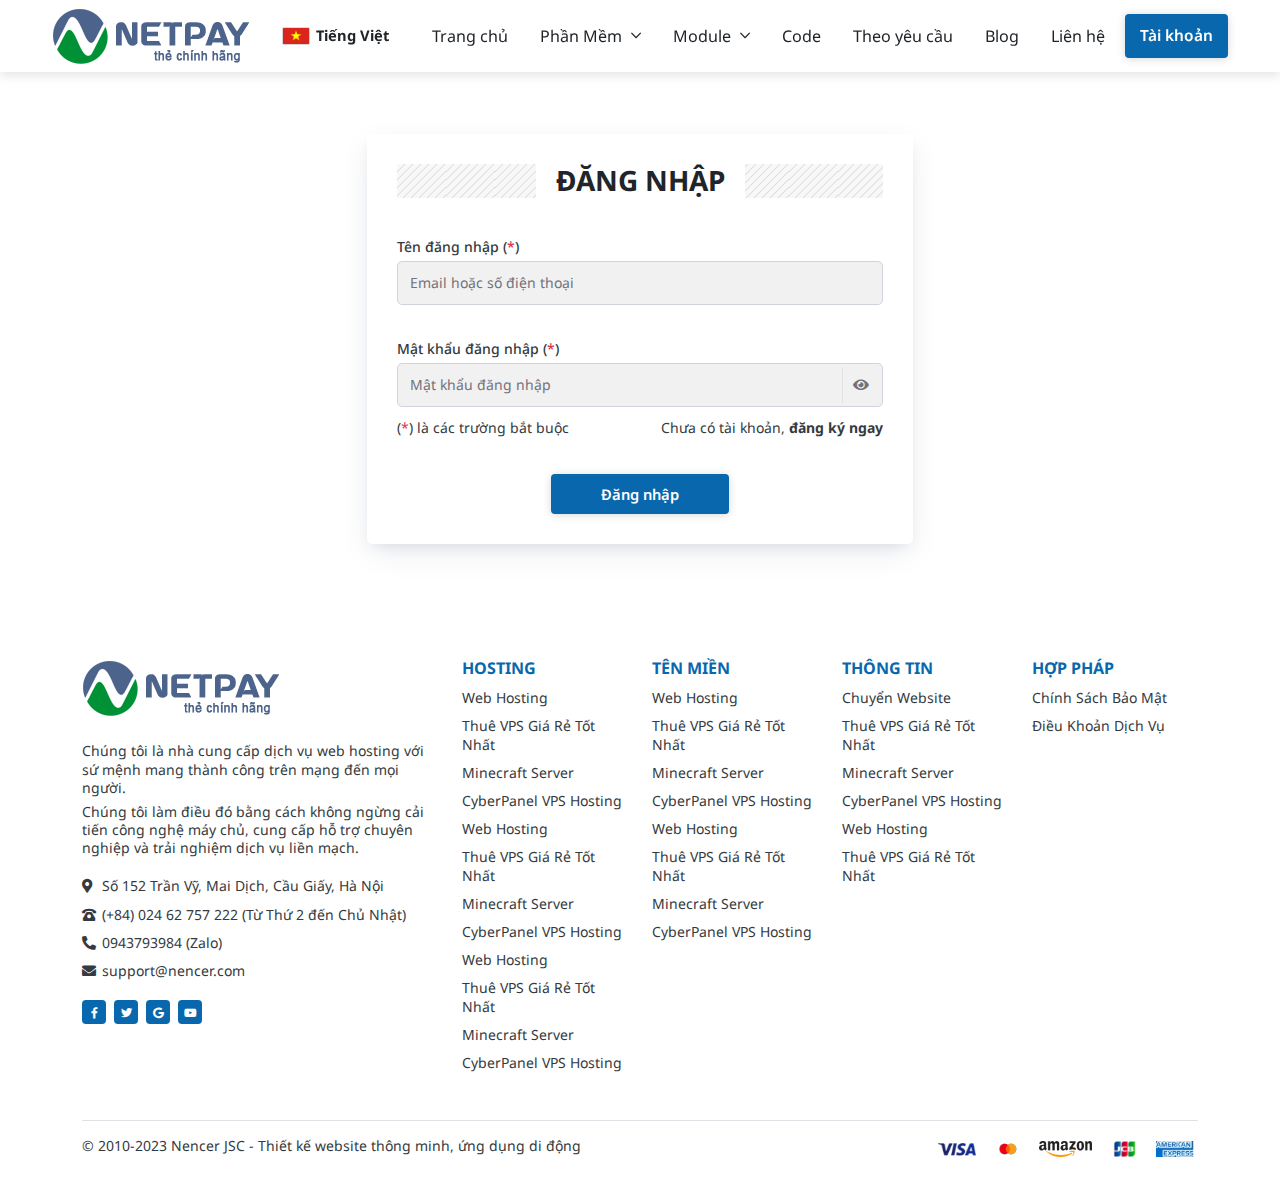
<file: dang-nhap.html>
<!DOCTYPE html>
<html lang="vi">
<head>
	<meta charset="UTF-8">
	<meta name="viewport"
	      content="width=device-width, user-scalable=no, initial-scale=1.0, maximum-scale=1.0, minimum-scale=1.0">

	<title>Template Nencer</title>
	<meta name="description" content="Template Nencer">
	<meta name="author" content="">

	<meta property="og:title" content="Template Nencer">
	<meta property="og:type" content="website">
	<meta property="og:url" content="">
	<meta property="og:description" content="Template Nencer">
	<meta property="og:image" content="">

	<link rel="preconnect" href="https://fonts.googleapis.com">
	<link rel="preconnect" href="https://fonts.gstatic.com" crossorigin>
	<link href="https://fonts.googleapis.com/css2?family=Noto+Sans:ital,wght@0,100;0,200;0,300;0,400;0,500;0,600;0,700;0,800;0,900;1,100;1,200;1,300;1,400;1,500;1,600;1,700;1,800;1,900&display=swap"
	      rel="stylesheet">

	<link rel="icon" href="./assets/images/favicon.png">
	<link rel="apple-touch-icon" href="./assets/images/favicon.png">
	<link rel="stylesheet" href="./assets/plugins/bootstrap/css/bootstrap.min.css">
	<link rel="stylesheet" href="./assets/plugins/swiper/swiper-bundle.min.css">
	<link rel="stylesheet" href="./assets/plugins/fancybox/fancybox.min.css">
	<link rel="stylesheet" href="./assets/fonts/fontawesome/css/all.min.css">
	<link rel="stylesheet" href="./assets/css/base.css">
	<link rel="stylesheet" href="./assets/css/style.css">

	<style>
        :root {
            --primary-color: #0867AD;
            --primary-hover: #0b3375;
            --primary-rgb: 8, 103, 173;

            --secondary-color: #ED3439;
            --secondary-hover: #c62a2e;
            --secondary-rgb: 237, 52, 57;
        }
	</style>
</head>
<body>

<div id="header" class="header is-page is-sticky">
	<div class="header-main">
		<div class="container-fluid">
			<div class="header-grid">
				<div class="header-logo">
					<a href="" class="d-inline-block align-middle">
						<img src="./assets/images/netpay-white.png" class="img-fluid header-logo_is--noSticky" alt="">
						<img src="./assets/images/logo.png" class="img-fluid header-logo_is--sticky" alt="">
					</a>
				</div>
				<div class="header-language">
					<a href="javascript:void(0)" class="header-language_button">
						<img src="./assets/images/language/vn.webp" class="img-fluid" alt="">
						<span>
							Tiếng Việt
						</span>
					</a>
					<div class="header-language_list">
						<a href="javascript:void(0)" class="header-language_list--item">
							<img src="./assets/images/language/vn.webp" class="img-fluid" alt="">
							Tiếng Việt
						</a>
						<a href="javascript:void(0)" class="header-language_list--item">
							<img src="./assets/images/language/en.webp" class="img-fluid" alt="">
							English
						</a>
						<a href="javascript:void(0)" class="header-language_list--item">
							<img src="./assets/images/language/cn.webp" class="img-fluid" alt="">
							中国
						</a>
					</div>
				</div>
				<div class="header-navigation">
					<div class="header-navigation_logo d-lg-none">
						<a href="" class="d-inline-flex align-middle">
							<img src="./assets/images/logo.png" class="img-fluid" alt="">
						</a>
						<button type="button" class="close-navigation" id="close-navigation">
							<i class="fal fa-times"></i>
						</button>
					</div>
					<ul class="header-navigation_list">
						<li class="header-navigation_item">
							<a href="" class="header-navigation_item--link">
								Trang chủ
							</a>
						</li>
						<li class="header-navigation_item">
							<a href="javascript:void(0)" class="header-navigation_item--link">
								Phần Mềm
								<i class="fal fa-angle-down header-navigation_item--icon"></i>
							</a>
							<ul class="header-navigation_sub--list">
								<li class="header-navigation_sub--item">
									<a href="" class="header-navigation_sub--item---link">
										<i class="fas fa-cloud"></i>
										<div class="header-navigation_sub--item---content">
											<div class="header-navigation_sub--item---content_title">
												Phần mềm
											</div>
											<div class="header-navigation_sub--item---content_description">
												Cung cấp phần mềm lớn và trung bình
											</div>
										</div>
									</a>
								</li>
								<li class="header-navigation_sub--item">
									<a href="" class="header-navigation_sub--item---link">
										<i class="fas fa-cloud"></i>
										<div class="header-navigation_sub--item---content">
											<div class="header-navigation_sub--item---content_title">
												Phần mềm
											</div>
											<div class="header-navigation_sub--item---content_description">
												Cung cấp phần mềm lớn và trung bình
											</div>
										</div>
									</a>
								</li>
								<li class="header-navigation_sub--item">
									<a href="" class="header-navigation_sub--item---link">
										<i class="fas fa-cloud"></i>
										<div class="header-navigation_sub--item---content">
											<div class="header-navigation_sub--item---content_title">
												Phần mềm
											</div>
											<div class="header-navigation_sub--item---content_description">
												Cung cấp phần mềm lớn và trung bình
											</div>
										</div>
									</a>
								</li>
								<li class="header-navigation_sub--item">
									<a href="" class="header-navigation_sub--item---link">
										<i class="fas fa-cloud"></i>
										<div class="header-navigation_sub--item---content">
											<div class="header-navigation_sub--item---content_title">
												Phần mềm
											</div>
											<div class="header-navigation_sub--item---content_description">
												Cung cấp phần mềm lớn và trung bình
											</div>
										</div>
									</a>
								</li>
								<li class="header-navigation_sub--item">
									<a href="" class="header-navigation_sub--item---link">
										<i class="fas fa-cloud"></i>
										<div class="header-navigation_sub--item---content">
											<div class="header-navigation_sub--item---content_title">
												Phần mềm
											</div>
											<div class="header-navigation_sub--item---content_description">
												Cung cấp phần mềm lớn và trung bình
											</div>
										</div>
									</a>
								</li>
							</ul>
						</li>
						<li class="header-navigation_item">
							<a href="javascript:void(0)" class="header-navigation_item--link">
								Module
								<i class="fal fa-angle-down header-navigation_item--icon"></i>
							</a>
							<ul class="header-navigation_sub--list">
								<li class="header-navigation_sub--item">
									<a href="" class="header-navigation_sub--item---link">
										<i class="fas fa-cloud"></i>
										<div class="header-navigation_sub--item---content">
											<div class="header-navigation_sub--item---content_title">
												Module
											</div>
											<div class="header-navigation_sub--item---content_description">
												Cung cấp Module lớn và trung bình
											</div>
										</div>
									</a>
								</li>
								<li class="header-navigation_sub--item">
									<a href="" class="header-navigation_sub--item---link">
										<i class="fas fa-cloud"></i>
										<div class="header-navigation_sub--item---content">
											<div class="header-navigation_sub--item---content_title">
												Module
											</div>
											<div class="header-navigation_sub--item---content_description">
												Cung cấp Module lớn và trung bình
											</div>
										</div>
									</a>
								</li>
								<li class="header-navigation_sub--item">
									<a href="" class="header-navigation_sub--item---link">
										<i class="fas fa-cloud"></i>
										<div class="header-navigation_sub--item---content">
											<div class="header-navigation_sub--item---content_title">
												Module
											</div>
											<div class="header-navigation_sub--item---content_description">
												Cung cấp Module lớn và trung bình
											</div>
										</div>
									</a>
								</li>
								<li class="header-navigation_sub--item">
									<a href="" class="header-navigation_sub--item---link">
										<i class="fas fa-cloud"></i>
										<div class="header-navigation_sub--item---content">
											<div class="header-navigation_sub--item---content_title">
												Module
											</div>
											<div class="header-navigation_sub--item---content_description">
												Cung cấp Module lớn và trung bình
											</div>
										</div>
									</a>
								</li>
								<li class="header-navigation_sub--item">
									<a href="" class="header-navigation_sub--item---link">
										<i class="fas fa-cloud"></i>
										<div class="header-navigation_sub--item---content">
											<div class="header-navigation_sub--item---content_title">
												Module
											</div>
											<div class="header-navigation_sub--item---content_description">
												Cung cấp Module lớn và trung bình
											</div>
										</div>
									</a>
								</li>
							</ul>
						</li>
						<li class="header-navigation_item">
							<a href="" class="header-navigation_item--link">
								Code
							</a>
						</li>
						<li class="header-navigation_item">
							<a href="" class="header-navigation_item--link">
								Theo yêu cầu
							</a>
						</li>
						<li class="header-navigation_item">
							<a href="" class="header-navigation_item--link">
								Blog
							</a>
						</li>
						<li class="header-navigation_item">
							<a href="" class="header-navigation_item--link">
								Liên hệ
							</a>
						</li>
					</ul>
				</div>
				<div class="header-account">
					<!--
					---
					--- Chưa đăng nhập
					---
					<div class="header-account_button">
						<a href="" class="button-theme button-theme_secondary d-lg-inline-flex d-none">
							Đăng nhập
						</a>
						<a href="" class="d-block d-lg-none">
							<i class="fas fa-user-alt"></i>
						</a>
					</div>
					-->

					<!--
					---
					--- Đã đăng nhập
					---
					-->
					<div class="header-account_list">
						<a href="javascript:void(0)"
						   class="button-theme button-theme_secondary d-lg-inline-flex d-none">
							Tài khoản
						</a>
						<a href="javascript:void(0)" class="d-block d-lg-none">
							<i class="fas fa-user-alt"></i>
						</a>
						<ul class="list-unstyled mb-0">
							<li class="header-account_list--header">
								Xin chào,
								<br>
								<b>Nguyễn Văn A</b>
							</li>
							<li class="header-account_list--item">
								<a href="">
									<i class="fas fa-user"></i>
									Thông tin tài khoản
								</a>
							</li>
							<li class="header-account_list--item">
								<a href="">
									<i class="fas fa-clipboard-list"></i>
									Lịch sử mua hàng
								</a>
							</li>
							<li class="header-account_list--item">
								<a href="">
									<i class="fas fa-lock-alt"></i>
									Đổi mật khẩu
								</a>
							</li>
							<li class="header-account_list--bottom">
								<a href="">
									Đăng xuất
								</a>
							</li>
						</ul>
					</div>
				</div>
				<div class="header-hamburger d-block d-lg-none">
					<div class="hamburger" id="call-navigation">
						<span></span>
					</div>
				</div>
			</div>
		</div>
	</div>
	<div class="header-overlay" id="header-overlay"></div>
</div>
<div id="main" class="main page-main">
	<div class="section-account section-gap">
		<div class="container">
			<div class="row justify-content-center">
				<div class="col-xxl-5 col-xl-6 col-lg-7">
					<div class="bg-white account-form">
						<div class="account-heading">
							<span>
								Đăng nhập
							</span>
						</div>
						<form action="" class="needs-validation form-validation" novalidate>
							<div class="account-form_item">
								<label for="" class="account-form_label">
									Tên đăng nhập (<span class="text-danger">*</span>)
								</label>
								<input type="text" id="" name=""
								       class="frm-validation_input form-control" required=""
								       placeholder="Email hoặc số điện thoại">
								<div class="invalid-feedback">
									Vui lòng không bỏ trống trường này
								</div>
							</div>
							<div class="account-form_item">
								<label for="" class="account-form_label">
									Mật khẩu đăng nhập (<span class="text-danger">*</span>)
								</label>
								<div class="position-relative account-form_wrapper">
									<button type="button" class="account-form_icon view-pass"
									        data-target="form-password">
										<i class="fas fa-eye"></i>
									</button>
									<input type="password" id="" name=""
									       class="frm-validation_input form-control form-password" required=""
									       placeholder="Mật khẩu đăng nhập">
								</div>
								<div class="invalid-feedback">
									Vui lòng không bỏ trống trường này
								</div>
							</div>
							<div class="account-form_item account-form_desc d-flex flex-column-reverse flex-xl-row align-items-center justify-content-between">
								<span>
									(<span class="text-danger">*</span>) là các trường bắt buộc
								</span>
								<span>
									Chưa có tài khoản,
									<a href="/dang-ky">
										đăng ký ngay
									</a>
								</span>
							</div>
							<div class="account-form_item account-form_button text-center">
								<button type="submit" class="button-theme button-theme_primary button-small">
									Đăng nhập
								</button>
							</div>
						</form>
					</div>
				</div>
			</div>
		</div>
	</div>
</div>

<footer id="footer" class="footer">
	<div class="container">
		<div class="footer-top">
			<div class="row">
				<div class="col-xl-4">
					<div class="footer-item">
						<div class="footer-logo">
							<a href="/" class="d-inline-block align-middle">
								<img src="./assets/images/logo.png" class="img-fluid" alt="">
							</a>
						</div>
						<div class="footer-text">
							<p>
								Chúng tôi là nhà cung cấp dịch vụ web hosting với sứ mệnh mang thành công trên mạng đến
								mọi người.
							</p>
							<p>
								Chúng tôi làm điều đó bằng cách không ngừng cải tiến công nghệ máy chủ, cung cấp hỗ trợ
								chuyên nghiệp và trải nghiệm dịch vụ liền mạch.
							</p>
						</div>
						<ul class="footer-list list-unstyled mb-0">
							<li class="footer-list_item">
								<a href="" class="footer-list_item--link">
									<i class="fas fa-map-marker-alt"></i>Số 152 Trần Vỹ, Mai Dịch, Cầu Giấy, Hà Nội
								</a>
							</li>
							<li class="footer-list_item">
								<a href="" class="footer-list_item--link">
									<i class="fas fa-phone-rotary"></i>(+84) 024 62 757 222 (Từ Thứ 2 đến Chủ Nhật)
								</a>
							</li>
							<li class="footer-list_item">
								<a href="" class="footer-list_item--link">
									<i class="fas fa-phone-alt"></i>0943793984 (Zalo)
								</a>
							</li>
							<li class="footer-list_item">
								<a href="" class="footer-list_item--link">
									<i class="fas fa-envelope"></i>support@nencer.com
								</a>
							</li>
						</ul>
						<ul class="footer-social list-unstyled mb-0 d-flex align-items-center justify-content-start">
							<li class="footer-social_item">
								<a href="fb.com/admin" class="footer-social_item--link">
									<i class="fab fa-facebook-f"></i>
								</a>
							</li>
							<li class="footer-social_item">
								<a href="fb.com/admin" class="footer-social_item--link">
									<i class="fab fa-twitter"></i>
								</a>
							</li>
							<li class="footer-social_item">
								<a href="fb.com/admin" class="footer-social_item--link">
									<i class="fab fa-google"></i>
								</a>
							</li>
							<li class="footer-social_item">
								<a href="https://www.youtube.com/watch?v=neCmEbI2VWg" class="footer-social_item--link">
									<i class="fab fa-youtube"></i>
								</a>
							</li>
						</ul>
					</div>
				</div>
				<div class="col-xl-8">
					<div class="row">
						<div class="col-lg-3 col-6">
							<div class="footer-item">
								<div class="footer-title">
									HOSTING
								</div>
								<ul class="footer-list list-unstyled mb-0">
									<li class="footer-list_item">
										<a href="" class="footer-list_item--link">
											Web Hosting
										</a>
									</li>
									<li class="footer-list_item">
										<a href="" class="footer-list_item--link">
											Thuê VPS Giá Rẻ Tốt Nhất
										</a>
									</li>
									<li class="footer-list_item">
										<a href="" class="footer-list_item--link">
											Minecraft Server
										</a>
									</li>
									<li class="footer-list_item">
										<a href="" class="footer-list_item--link">
											CyberPanel VPS Hosting
										</a>
									</li>
									<li class="footer-list_item">
										<a href="" class="footer-list_item--link">
											Web Hosting
										</a>
									</li>
									<li class="footer-list_item">
										<a href="" class="footer-list_item--link">
											Thuê VPS Giá Rẻ Tốt Nhất
										</a>
									</li>
									<li class="footer-list_item">
										<a href="" class="footer-list_item--link">
											Minecraft Server
										</a>
									</li>
									<li class="footer-list_item">
										<a href="" class="footer-list_item--link">
											CyberPanel VPS Hosting
										</a>
									</li>
									<li class="footer-list_item">
										<a href="" class="footer-list_item--link">
											Web Hosting
										</a>
									</li>
									<li class="footer-list_item">
										<a href="" class="footer-list_item--link">
											Thuê VPS Giá Rẻ Tốt Nhất
										</a>
									</li>
									<li class="footer-list_item">
										<a href="" class="footer-list_item--link">
											Minecraft Server
										</a>
									</li>
									<li class="footer-list_item">
										<a href="" class="footer-list_item--link">
											CyberPanel VPS Hosting
										</a>
									</li>
								</ul>
							</div>
						</div>
						<div class="col-lg-3 col-6">
							<div class="footer-item">
								<div class="footer-title">
									TÊN MIỀN
								</div>
								<ul class="footer-list list-unstyled mb-0">
									<li class="footer-list_item">
										<a href="" class="footer-list_item--link">
											Web Hosting
										</a>
									</li>
									<li class="footer-list_item">
										<a href="" class="footer-list_item--link">
											Thuê VPS Giá Rẻ Tốt Nhất
										</a>
									</li>
									<li class="footer-list_item">
										<a href="" class="footer-list_item--link">
											Minecraft Server
										</a>
									</li>
									<li class="footer-list_item">
										<a href="" class="footer-list_item--link">
											CyberPanel VPS Hosting
										</a>
									</li>
									<li class="footer-list_item">
										<a href="" class="footer-list_item--link">
											Web Hosting
										</a>
									</li>
									<li class="footer-list_item">
										<a href="" class="footer-list_item--link">
											Thuê VPS Giá Rẻ Tốt Nhất
										</a>
									</li>
									<li class="footer-list_item">
										<a href="" class="footer-list_item--link">
											Minecraft Server
										</a>
									</li>
									<li class="footer-list_item">
										<a href="" class="footer-list_item--link">
											CyberPanel VPS Hosting
										</a>
									</li>
								</ul>
							</div>
						</div>
						<div class="col-lg-3 col-6">
							<div class="footer-item">
								<div class="footer-title">
									THÔNG TIN
								</div>
								<ul class="footer-list list-unstyled mb-0">
									<li class="footer-list_item">
										<a href="" class="footer-list_item--link">
											Chuyển Website
										</a>
									</li>
									<li class="footer-list_item">
										<a href="" class="footer-list_item--link">
											Thuê VPS Giá Rẻ Tốt Nhất
										</a>
									</li>
									<li class="footer-list_item">
										<a href="" class="footer-list_item--link">
											Minecraft Server
										</a>
									</li>
									<li class="footer-list_item">
										<a href="" class="footer-list_item--link">
											CyberPanel VPS Hosting
										</a>
									</li>
									<li class="footer-list_item">
										<a href="" class="footer-list_item--link">
											Web Hosting
										</a>
									</li>
									<li class="footer-list_item">
										<a href="" class="footer-list_item--link">
											Thuê VPS Giá Rẻ Tốt Nhất
										</a>
									</li>
								</ul>
							</div>
						</div>
						<div class="col-lg-3 col-6">
							<div class="footer-item">
								<div class="footer-title">
									HỢP PHÁP
								</div>
								<ul class="footer-list list-unstyled mb-0">
									<li class="footer-list_item">
										<a href="" class="footer-list_item--link">
											Chính Sách Bảo Mật
										</a>
									</li>
									<li class="footer-list_item">
										<a href="" class="footer-list_item--link">
											Điều Khoản Dịch Vụ
										</a>
									</li>
								</ul>
							</div>
						</div>
					</div>
				</div>
			</div>
		</div>
		<div class="footer-bottom">
			<div class="row">
				<div class="col-lg-7">
					<div class="text-lg-start text-center">
						© 2010-2023 Nencer JSC - Thiết kế website thông minh, ứng dụng di động
					</div>
				</div>
				<div class="col-lg-5 mt-2 mt-lg-0">
					<div class="text-lg-end text-center d-flex align-items-center justify-content-lg-end justify-content-center footer-logo_payment">
						<div class="footer-logo_payment--item">
							<img src="./assets/images/payments/visa.png" class="mw-100" alt="">
						</div>
						<div class="footer-logo_payment--item">
							<img src="./assets/images/payments/master.png" class="mw-100" alt="">
						</div>
						<div class="footer-logo_payment--item">
							<img src="./assets/images/payments/amazon.webp" class="mw-100" alt="">
						</div>
						<div class="footer-logo_payment--item">
							<img src="./assets/images/payments/jcb.png" class="mw-100" alt="">
						</div>
						<div class="footer-logo_payment--item">
							<img src="./assets/images/payments/america.png" class="mw-100" alt="">
						</div>
					</div>
				</div>
			</div>
		</div>
	</div>
</footer>

<script type=" text/javascript" src="./assets/plugins/jquery.min.js"></script>
<script type="text/javascript"
        src="./assets/plugins/bootstrap/js/bootstrap.bundle.min.js"></script>
<script type="text/javascript" src="./assets/plugins/swiper/swiper-bundle.min.js"></script>
<script type="text/javascript" src="./assets/plugins/fancybox/fancybox.min.js"></script>
<script type="text/javascript" src="./assets/js/app.js"></script>
</body>
</html>
</file>
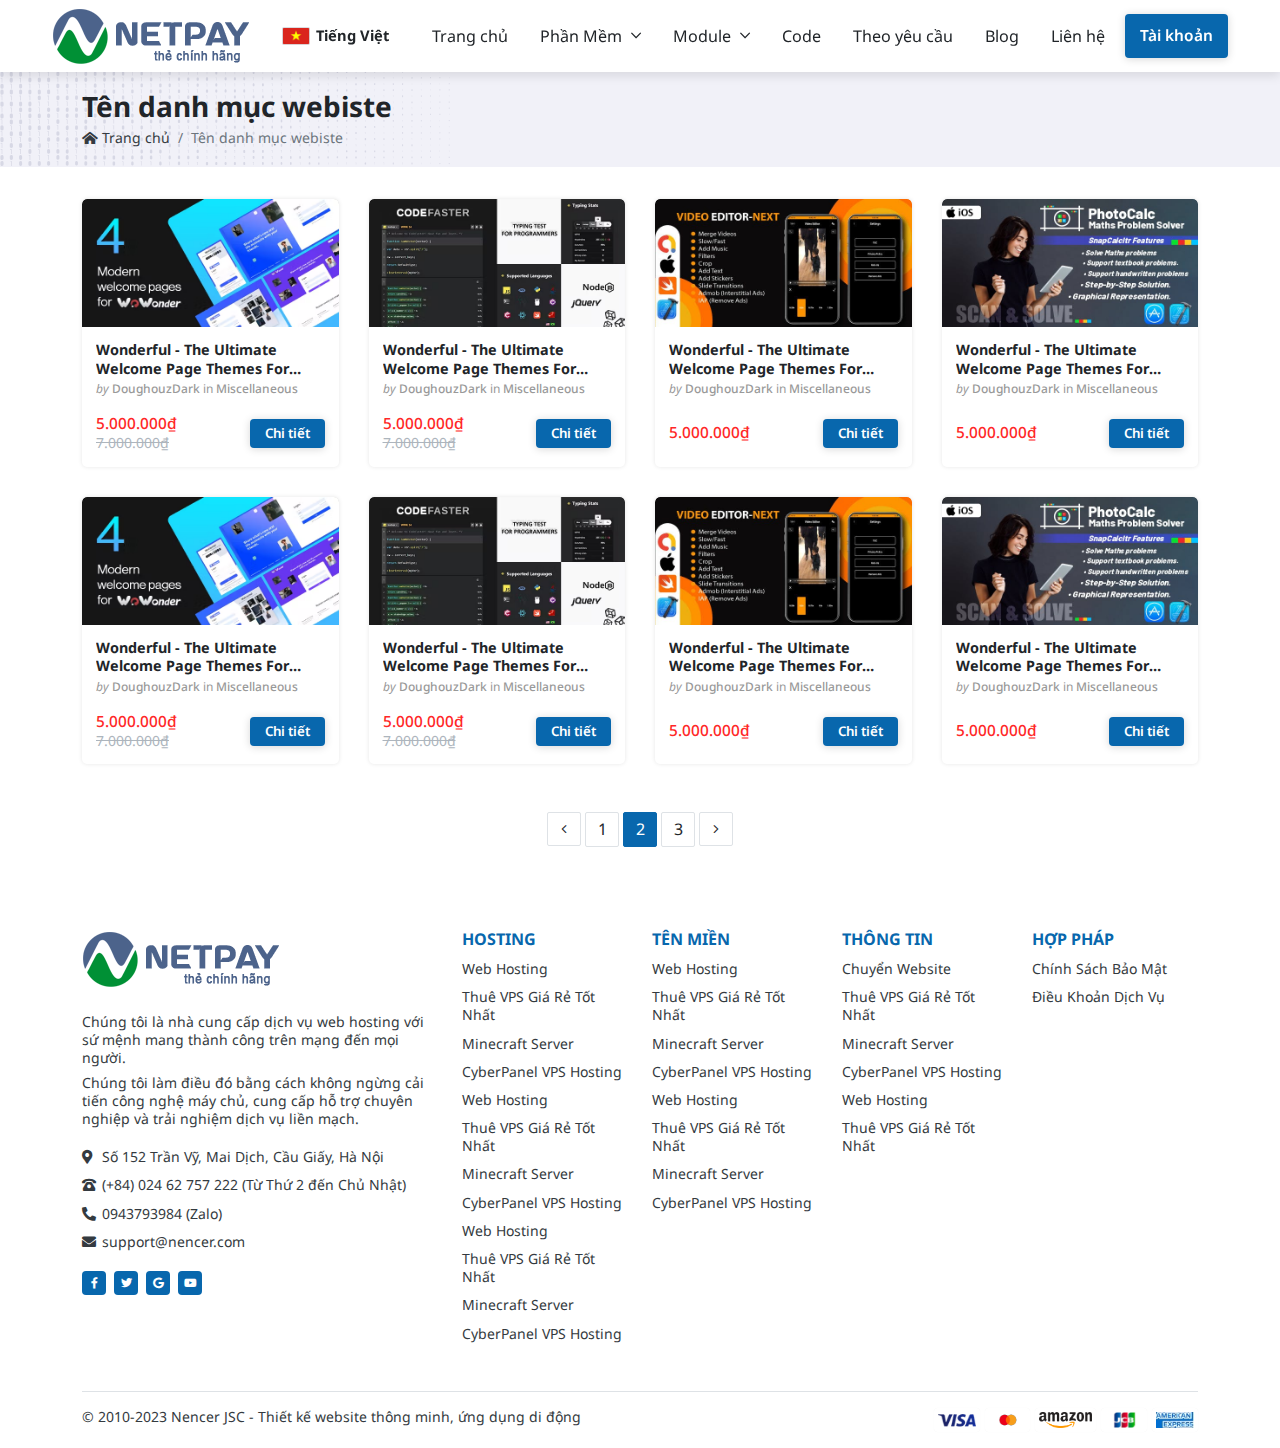
<file: danh-muc-giao-dien.html>
<!DOCTYPE html>
<html lang="vi">
<head>
	<meta charset="UTF-8">
	<meta name="viewport"
		  content="width=device-width, user-scalable=no, initial-scale=1.0, maximum-scale=1.0, minimum-scale=1.0">

	<title>Template Nencer</title>
	<meta name="description" content="Template Nencer">
	<meta name="author" content="">

	<meta property="og:title" content="Template Nencer">
	<meta property="og:type" content="website">
	<meta property="og:url" content="">
	<meta property="og:description" content="Template Nencer">
	<meta property="og:image" content="">

	<link rel="preconnect" href="https://fonts.googleapis.com">
	<link rel="preconnect" href="https://fonts.gstatic.com" crossorigin>
	<link href="https://fonts.googleapis.com/css2?family=Noto+Sans:ital,wght@0,100;0,200;0,300;0,400;0,500;0,600;0,700;0,800;0,900;1,100;1,200;1,300;1,400;1,500;1,600;1,700;1,800;1,900&display=swap"
		  rel="stylesheet">

	<link rel="icon" href="./assets/images/favicon.png">
	<link rel="apple-touch-icon" href="./assets/images/favicon.png">
	<link rel="stylesheet" href="./assets/plugins/bootstrap/css/bootstrap.min.css">
	<link rel="stylesheet" href="./assets/plugins/swiper/swiper-bundle.min.css">
	<link rel="stylesheet" href="./assets/plugins/fancybox/fancybox.min.css">
	<link rel="stylesheet" href="./assets/fonts/fontawesome/css/all.min.css">
	<link rel="stylesheet" href="./assets/css/base.css">
	<link rel="stylesheet" href="./assets/css/style.css">

	<style>
		:root {
			--primary-color: #0867AD;
			--primary-hover: #0b3375;
			--primary-rgb: 8, 103, 173;

			--secondary-color: #ED3439;
			--secondary-hover: #c62a2e;
			--secondary-rgb: 237, 52, 57;
		}
	</style>
</head>
<body>

<div id="header" class="header is-page is-sticky">
	<div class="header-main">
		<div class="container-fluid">
			<div class="header-grid">
				<div class="header-logo">
					<a href="" class="d-inline-block align-middle">
						<img src="./assets/images/netpay-white.png" class="img-fluid header-logo_is--noSticky" alt="">
						<img src="./assets/images/logo.png" class="img-fluid header-logo_is--sticky" alt="">
					</a>
				</div>
				<div class="header-language">
					<a href="javascript:void(0)" class="header-language_button">
						<img src="./assets/images/language/vn.webp" class="img-fluid" alt="">
						<span>
							Tiếng Việt
						</span>
					</a>
					<div class="header-language_list">
						<a href="javascript:void(0)" class="header-language_list--item">
							<img src="./assets/images/language/vn.webp" class="img-fluid" alt="">
							Tiếng Việt
						</a>
						<a href="javascript:void(0)" class="header-language_list--item">
							<img src="./assets/images/language/en.webp" class="img-fluid" alt="">
							English
						</a>
						<a href="javascript:void(0)" class="header-language_list--item">
							<img src="./assets/images/language/cn.webp" class="img-fluid" alt="">
							中国
						</a>
					</div>
				</div>
				<div class="header-navigation">
					<div class="header-navigation_logo d-lg-none">
						<a href="" class="d-inline-flex align-middle">
							<img src="./assets/images/logo.png" class="img-fluid" alt="">
						</a>
						<button type="button" class="close-navigation" id="close-navigation">
							<i class="fal fa-times"></i>
						</button>
					</div>
					<ul class="header-navigation_list">
						<li class="header-navigation_item">
							<a href="" class="header-navigation_item--link">
								Trang chủ
							</a>
						</li>
						<li class="header-navigation_item">
							<a href="javascript:void(0)" class="header-navigation_item--link">
								Phần Mềm
								<i class="fal fa-angle-down header-navigation_item--icon"></i>
							</a>
							<ul class="header-navigation_sub--list">
								<li class="header-navigation_sub--item">
									<a href="" class="header-navigation_sub--item---link">
										<i class="fas fa-cloud"></i>
										<div class="header-navigation_sub--item---content">
											<div class="header-navigation_sub--item---content_title">
												Phần mềm
											</div>
											<div class="header-navigation_sub--item---content_description">
												Cung cấp phần mềm lớn và trung bình
											</div>
										</div>
									</a>
								</li>
								<li class="header-navigation_sub--item">
									<a href="" class="header-navigation_sub--item---link">
										<i class="fas fa-cloud"></i>
										<div class="header-navigation_sub--item---content">
											<div class="header-navigation_sub--item---content_title">
												Phần mềm
											</div>
											<div class="header-navigation_sub--item---content_description">
												Cung cấp phần mềm lớn và trung bình
											</div>
										</div>
									</a>
								</li>
								<li class="header-navigation_sub--item">
									<a href="" class="header-navigation_sub--item---link">
										<i class="fas fa-cloud"></i>
										<div class="header-navigation_sub--item---content">
											<div class="header-navigation_sub--item---content_title">
												Phần mềm
											</div>
											<div class="header-navigation_sub--item---content_description">
												Cung cấp phần mềm lớn và trung bình
											</div>
										</div>
									</a>
								</li>
								<li class="header-navigation_sub--item">
									<a href="" class="header-navigation_sub--item---link">
										<i class="fas fa-cloud"></i>
										<div class="header-navigation_sub--item---content">
											<div class="header-navigation_sub--item---content_title">
												Phần mềm
											</div>
											<div class="header-navigation_sub--item---content_description">
												Cung cấp phần mềm lớn và trung bình
											</div>
										</div>
									</a>
								</li>
								<li class="header-navigation_sub--item">
									<a href="" class="header-navigation_sub--item---link">
										<i class="fas fa-cloud"></i>
										<div class="header-navigation_sub--item---content">
											<div class="header-navigation_sub--item---content_title">
												Phần mềm
											</div>
											<div class="header-navigation_sub--item---content_description">
												Cung cấp phần mềm lớn và trung bình
											</div>
										</div>
									</a>
								</li>
							</ul>
						</li>
						<li class="header-navigation_item">
							<a href="javascript:void(0)" class="header-navigation_item--link">
								Module
								<i class="fal fa-angle-down header-navigation_item--icon"></i>
							</a>
							<ul class="header-navigation_sub--list">
								<li class="header-navigation_sub--item">
									<a href="" class="header-navigation_sub--item---link">
										<i class="fas fa-cloud"></i>
										<div class="header-navigation_sub--item---content">
											<div class="header-navigation_sub--item---content_title">
												Module
											</div>
											<div class="header-navigation_sub--item---content_description">
												Cung cấp Module lớn và trung bình
											</div>
										</div>
									</a>
								</li>
								<li class="header-navigation_sub--item">
									<a href="" class="header-navigation_sub--item---link">
										<i class="fas fa-cloud"></i>
										<div class="header-navigation_sub--item---content">
											<div class="header-navigation_sub--item---content_title">
												Module
											</div>
											<div class="header-navigation_sub--item---content_description">
												Cung cấp Module lớn và trung bình
											</div>
										</div>
									</a>
								</li>
								<li class="header-navigation_sub--item">
									<a href="" class="header-navigation_sub--item---link">
										<i class="fas fa-cloud"></i>
										<div class="header-navigation_sub--item---content">
											<div class="header-navigation_sub--item---content_title">
												Module
											</div>
											<div class="header-navigation_sub--item---content_description">
												Cung cấp Module lớn và trung bình
											</div>
										</div>
									</a>
								</li>
								<li class="header-navigation_sub--item">
									<a href="" class="header-navigation_sub--item---link">
										<i class="fas fa-cloud"></i>
										<div class="header-navigation_sub--item---content">
											<div class="header-navigation_sub--item---content_title">
												Module
											</div>
											<div class="header-navigation_sub--item---content_description">
												Cung cấp Module lớn và trung bình
											</div>
										</div>
									</a>
								</li>
								<li class="header-navigation_sub--item">
									<a href="" class="header-navigation_sub--item---link">
										<i class="fas fa-cloud"></i>
										<div class="header-navigation_sub--item---content">
											<div class="header-navigation_sub--item---content_title">
												Module
											</div>
											<div class="header-navigation_sub--item---content_description">
												Cung cấp Module lớn và trung bình
											</div>
										</div>
									</a>
								</li>
							</ul>
						</li>
						<li class="header-navigation_item">
							<a href="" class="header-navigation_item--link">
								Code
							</a>
						</li>
						<li class="header-navigation_item">
							<a href="" class="header-navigation_item--link">
								Theo yêu cầu
							</a>
						</li>
						<li class="header-navigation_item">
							<a href="" class="header-navigation_item--link">
								Blog
							</a>
						</li>
						<li class="header-navigation_item">
							<a href="" class="header-navigation_item--link">
								Liên hệ
							</a>
						</li>
					</ul>
				</div>
				<div class="header-account">
					<!--
					---
					--- Chưa đăng nhập
					---
					<div class="header-account_button">
						<a href="" class="button-theme button-theme_secondary d-lg-inline-flex d-none">
							Đăng nhập
						</a>
						<a href="" class="d-block d-lg-none">
							<i class="fas fa-user-alt"></i>
						</a>
					</div>
					-->

					<!--
					---
					--- Đã đăng nhập
					---
					-->
					<div class="header-account_list">
						<a href="javascript:void(0)"
						   class="button-theme button-theme_secondary d-lg-inline-flex d-none">
							Tài khoản
						</a>
						<a href="javascript:void(0)" class="d-block d-lg-none">
							<i class="fas fa-user-alt"></i>
						</a>
						<ul class="list-unstyled mb-0">
							<li class="header-account_list--header">
								Xin chào,
								<br>
								<b>Nguyễn Văn A</b>
							</li>
							<li class="header-account_list--item">
								<a href="">
									<i class="fas fa-user"></i>
									Thông tin tài khoản
								</a>
							</li>
							<li class="header-account_list--item">
								<a href="">
									<i class="fas fa-clipboard-list"></i>
									Lịch sử mua hàng
								</a>
							</li>
							<li class="header-account_list--item">
								<a href="">
									<i class="fas fa-lock-alt"></i>
									Đổi mật khẩu
								</a>
							</li>
							<li class="header-account_list--bottom">
								<a href="">
									Đăng xuất
								</a>
							</li>
						</ul>
					</div>
				</div>
				<div class="header-hamburger d-block d-lg-none">
					<div class="hamburger" id="call-navigation">
						<span></span>
					</div>
				</div>
			</div>
		</div>
	</div>
	<div class="header-overlay" id="header-overlay"></div>
</div>

<div id="main" class="main page-main">
	<div class="section-breadcrumb">
		<div class="container">
			<h1 class="breadcrumb-title">
				Tên danh mục webiste
			</h1>
			<div class="breadcrumb-list">
				<ol class="breadcrumb">
					<li class="breadcrumb-item"><a href="#"><i class="fas fa-home-alt"></i>&nbsp;Trang chủ</a></li>
					<li class="breadcrumb-item active">Tên danh mục webiste</li>
				</ol>
			</div>
		</div>
	</div>
	<div class="section-gap_small section-gap_sm">
		<div class="container">
			<div class="row g-3 g-lg-30">
				<div class="col-6 col-lg-3">
					<div class="template-card card">
						<div class="card-header">
							<div class="card-header_image">
								<div class="card-header_image__inner">
									<img src="./assets/images/module/wonderful.avif" alt="">
								</div>
							</div>
							<a href="" class="card-header_gradient"></a>
						</div>
						<div class="card-body">
							<div class="card-title">
								<a href="">
									Wonderful - The Ultimate Welcome Page Themes For WoWonder
								</a>
							</div>
							<div class="card-meta">
								<i>by</i>
								<a href="">
									DoughouzDark
								</a>
								in
								<a href="">
									Miscellaneous
								</a>
							</div>
							<div class="card-grid">
								<div class="card-price">
									<div class="card-price_current">5.000.000₫</div>
									<div class="card-price_old">7.000.000₫</div>
								</div>
								<div class="card-button">
									<a href="" class="button-theme button-theme_primary button-small">
										Chi tiết
									</a>
								</div>
							</div>
						</div>
					</div>
				</div>
				<div class="col-6 col-lg-3">
					<div class="template-card card">
						<div class="card-header">
							<div class="card-header_image">
								<div class="card-header_image__inner">
									<img src="./assets/images/module/preview_imgscaled.avif" alt="">
								</div>
							</div>
							<a href="" class="card-header_gradient"></a>
						</div>
						<div class="card-body">
							<div class="card-title">
								<a href="">
									Wonderful - The Ultimate Welcome Page Themes For WoWonder
								</a>
							</div>
							<div class="card-meta">
								<i>by</i>
								<a href="">
									DoughouzDark
								</a>
								in
								<a href="">
									Miscellaneous
								</a>
							</div>
							<div class="card-grid">
								<div class="card-price">
									<div class="card-price_current">5.000.000₫</div>
									<div class="card-price_old">7.000.000₫</div>
								</div>
								<div class="card-button">
									<a href="" class="button-theme button-theme_primary button-small">
										Chi tiết
									</a>
								</div>
							</div>
						</div>
					</div>
				</div>
				<div class="col-6 col-lg-3">
					<div class="template-card card">
						<div class="card-header">
							<div class="card-header_image">
								<div class="card-header_image__inner">
									<img src="./assets/images/module/preview.jpg" alt="">
								</div>
							</div>
							<a href="" class="card-header_gradient"></a>
						</div>
						<div class="card-body">
							<div class="card-title">
								<a href="">
									Wonderful - The Ultimate Welcome Page Themes For WoWonder
								</a>
							</div>
							<div class="card-meta">
								<i>by</i>
								<a href="">
									DoughouzDark
								</a>
								in
								<a href="">
									Miscellaneous
								</a>
							</div>
							<div class="card-grid">
								<div class="card-price">
									<div class="card-price_current">5.000.000₫</div>
								</div>
								<div class="card-button">
									<a href="" class="button-theme button-theme_primary button-small">
										Chi tiết
									</a>
								</div>
							</div>
						</div>
					</div>
				</div>
				<div class="col-6 col-lg-3">
					<div class="template-card card">
						<div class="card-header">
							<div class="card-header_image">
								<div class="card-header_image__inner">
									<img src="./assets/images/module/Inline_Preview.jpg" alt="">
								</div>
							</div>
							<a href="" class="card-header_gradient"></a>
						</div>
						<div class="card-body">
							<div class="card-title">
								<a href="">
									Wonderful - The Ultimate Welcome Page Themes For WoWonder
								</a>
							</div>
							<div class="card-meta">
								<i>by</i>
								<a href="">
									DoughouzDark
								</a>
								in
								<a href="">
									Miscellaneous
								</a>
							</div>
							<div class="card-grid">
								<div class="card-price">
									<div class="card-price_current">5.000.000₫</div>
								</div>
								<div class="card-button">
									<a href="" class="button-theme button-theme_primary button-small">
										Chi tiết
									</a>
								</div>
							</div>
						</div>
					</div>
				</div>
				<div class="col-6 col-lg-3">
					<div class="template-card card">
						<div class="card-header">
							<div class="card-header_image">
								<div class="card-header_image__inner">
									<img src="./assets/images/module/wonderful.avif" alt="">
								</div>
							</div>
							<a href="" class="card-header_gradient"></a>
						</div>
						<div class="card-body">
							<div class="card-title">
								<a href="">
									Wonderful - The Ultimate Welcome Page Themes For WoWonder
								</a>
							</div>
							<div class="card-meta">
								<i>by</i>
								<a href="">
									DoughouzDark
								</a>
								in
								<a href="">
									Miscellaneous
								</a>
							</div>
							<div class="card-grid">
								<div class="card-price">
									<div class="card-price_current">5.000.000₫</div>
									<div class="card-price_old">7.000.000₫</div>
								</div>
								<div class="card-button">
									<a href="" class="button-theme button-theme_primary button-small">
										Chi tiết
									</a>
								</div>
							</div>
						</div>
					</div>
				</div>
				<div class="col-6 col-lg-3">
					<div class="template-card card">
						<div class="card-header">
							<div class="card-header_image">
								<div class="card-header_image__inner">
									<img src="./assets/images/module/preview_imgscaled.avif" alt="">
								</div>
							</div>
							<a href="" class="card-header_gradient"></a>
						</div>
						<div class="card-body">
							<div class="card-title">
								<a href="">
									Wonderful - The Ultimate Welcome Page Themes For WoWonder
								</a>
							</div>
							<div class="card-meta">
								<i>by</i>
								<a href="">
									DoughouzDark
								</a>
								in
								<a href="">
									Miscellaneous
								</a>
							</div>
							<div class="card-grid">
								<div class="card-price">
									<div class="card-price_current">5.000.000₫</div>
									<div class="card-price_old">7.000.000₫</div>
								</div>
								<div class="card-button">
									<a href="" class="button-theme button-theme_primary button-small">
										Chi tiết
									</a>
								</div>
							</div>
						</div>
					</div>
				</div>
				<div class="col-6 col-lg-3">
					<div class="template-card card">
						<div class="card-header">
							<div class="card-header_image">
								<div class="card-header_image__inner">
									<img src="./assets/images/module/preview.jpg" alt="">
								</div>
							</div>
							<a href="" class="card-header_gradient"></a>
						</div>
						<div class="card-body">
							<div class="card-title">
								<a href="">
									Wonderful - The Ultimate Welcome Page Themes For WoWonder
								</a>
							</div>
							<div class="card-meta">
								<i>by</i>
								<a href="">
									DoughouzDark
								</a>
								in
								<a href="">
									Miscellaneous
								</a>
							</div>
							<div class="card-grid">
								<div class="card-price">
									<div class="card-price_current">5.000.000₫</div>
								</div>
								<div class="card-button">
									<a href="" class="button-theme button-theme_primary button-small">
										Chi tiết
									</a>
								</div>
							</div>
						</div>
					</div>
				</div>
				<div class="col-6 col-lg-3">
					<div class="template-card card">
						<div class="card-header">
							<div class="card-header_image">
								<div class="card-header_image__inner">
									<img src="./assets/images/module/Inline_Preview.jpg" alt="">
								</div>
							</div>
							<a href="" class="card-header_gradient"></a>
						</div>
						<div class="card-body">
							<div class="card-title">
								<a href="">
									Wonderful - The Ultimate Welcome Page Themes For WoWonder
								</a>
							</div>
							<div class="card-meta">
								<i>by</i>
								<a href="">
									DoughouzDark
								</a>
								in
								<a href="">
									Miscellaneous
								</a>
							</div>
							<div class="card-grid">
								<div class="card-price">
									<div class="card-price_current">5.000.000₫</div>
								</div>
								<div class="card-button">
									<a href="" class="button-theme button-theme_primary button-small">
										Chi tiết
									</a>
								</div>
							</div>
						</div>
					</div>
				</div>
			</div>
		</div>
		<div class="section-pagination section-gap_small pb-0">
			<div class="container">
				<ul class="pagination">
					<li class="page-item"><a class="page-link" href="#"><i class="fal fa-angle-left"></i></a></li>
					<li class="page-item"><a class="page-link" href="#">1</a></li>
					<li class="page-item active"><a class="page-link" href="#">2</a></li>
					<li class="page-item"><a class="page-link" href="#">3</a></li>
					<li class="page-item"><a class="page-link" href="#"><i class="fal fa-angle-right"></i></a></li>
				</ul>
			</div>
		</div>
	</div>
</div>

<footer id="footer" class="footer">
	<div class="container">
		<div class="footer-top">
			<div class="row">
				<div class="col-xl-4">
					<div class="footer-item">
						<div class="footer-logo">
							<a href="/" class="d-inline-block align-middle">
								<img src="./assets/images/logo.png" class="img-fluid" alt="">
							</a>
						</div>
						<div class="footer-text">
							<p>
								Chúng tôi là nhà cung cấp dịch vụ web hosting với sứ mệnh mang thành công trên mạng đến
								mọi người.
							</p>
							<p>
								Chúng tôi làm điều đó bằng cách không ngừng cải tiến công nghệ máy chủ, cung cấp hỗ trợ
								chuyên nghiệp và trải nghiệm dịch vụ liền mạch.
							</p>
						</div>
						<ul class="footer-list list-unstyled mb-0">
							<li class="footer-list_item">
								<a href="" class="footer-list_item--link">
									<i class="fas fa-map-marker-alt"></i>Số 152 Trần Vỹ, Mai Dịch, Cầu Giấy, Hà Nội
								</a>
							</li>
							<li class="footer-list_item">
								<a href="" class="footer-list_item--link">
									<i class="fas fa-phone-rotary"></i>(+84) 024 62 757 222 (Từ Thứ 2 đến Chủ Nhật)
								</a>
							</li>
							<li class="footer-list_item">
								<a href="" class="footer-list_item--link">
									<i class="fas fa-phone-alt"></i>0943793984 (Zalo)
								</a>
							</li>
							<li class="footer-list_item">
								<a href="" class="footer-list_item--link">
									<i class="fas fa-envelope"></i>support@nencer.com
								</a>
							</li>
						</ul>
						<ul class="footer-social list-unstyled mb-0 d-flex align-items-center justify-content-start">
							<li class="footer-social_item">
								<a href="fb.com/admin" class="footer-social_item--link">
									<i class="fab fa-facebook-f"></i>
								</a>
							</li>
							<li class="footer-social_item">
								<a href="fb.com/admin" class="footer-social_item--link">
									<i class="fab fa-twitter"></i>
								</a>
							</li>
							<li class="footer-social_item">
								<a href="fb.com/admin" class="footer-social_item--link">
									<i class="fab fa-google"></i>
								</a>
							</li>
							<li class="footer-social_item">
								<a href="https://www.youtube.com/watch?v=neCmEbI2VWg" class="footer-social_item--link">
									<i class="fab fa-youtube"></i>
								</a>
							</li>
						</ul>
					</div>
				</div>
				<div class="col-xl-8">
					<div class="row">
						<div class="col-lg-3 col-6">
							<div class="footer-item">
								<div class="footer-title">
									HOSTING
								</div>
								<ul class="footer-list list-unstyled mb-0">
									<li class="footer-list_item">
										<a href="" class="footer-list_item--link">
											Web Hosting
										</a>
									</li>
									<li class="footer-list_item">
										<a href="" class="footer-list_item--link">
											Thuê VPS Giá Rẻ Tốt Nhất
										</a>
									</li>
									<li class="footer-list_item">
										<a href="" class="footer-list_item--link">
											Minecraft Server
										</a>
									</li>
									<li class="footer-list_item">
										<a href="" class="footer-list_item--link">
											CyberPanel VPS Hosting
										</a>
									</li>
									<li class="footer-list_item">
										<a href="" class="footer-list_item--link">
											Web Hosting
										</a>
									</li>
									<li class="footer-list_item">
										<a href="" class="footer-list_item--link">
											Thuê VPS Giá Rẻ Tốt Nhất
										</a>
									</li>
									<li class="footer-list_item">
										<a href="" class="footer-list_item--link">
											Minecraft Server
										</a>
									</li>
									<li class="footer-list_item">
										<a href="" class="footer-list_item--link">
											CyberPanel VPS Hosting
										</a>
									</li>
									<li class="footer-list_item">
										<a href="" class="footer-list_item--link">
											Web Hosting
										</a>
									</li>
									<li class="footer-list_item">
										<a href="" class="footer-list_item--link">
											Thuê VPS Giá Rẻ Tốt Nhất
										</a>
									</li>
									<li class="footer-list_item">
										<a href="" class="footer-list_item--link">
											Minecraft Server
										</a>
									</li>
									<li class="footer-list_item">
										<a href="" class="footer-list_item--link">
											CyberPanel VPS Hosting
										</a>
									</li>
								</ul>
							</div>
						</div>
						<div class="col-lg-3 col-6">
							<div class="footer-item">
								<div class="footer-title">
									TÊN MIỀN
								</div>
								<ul class="footer-list list-unstyled mb-0">
									<li class="footer-list_item">
										<a href="" class="footer-list_item--link">
											Web Hosting
										</a>
									</li>
									<li class="footer-list_item">
										<a href="" class="footer-list_item--link">
											Thuê VPS Giá Rẻ Tốt Nhất
										</a>
									</li>
									<li class="footer-list_item">
										<a href="" class="footer-list_item--link">
											Minecraft Server
										</a>
									</li>
									<li class="footer-list_item">
										<a href="" class="footer-list_item--link">
											CyberPanel VPS Hosting
										</a>
									</li>
									<li class="footer-list_item">
										<a href="" class="footer-list_item--link">
											Web Hosting
										</a>
									</li>
									<li class="footer-list_item">
										<a href="" class="footer-list_item--link">
											Thuê VPS Giá Rẻ Tốt Nhất
										</a>
									</li>
									<li class="footer-list_item">
										<a href="" class="footer-list_item--link">
											Minecraft Server
										</a>
									</li>
									<li class="footer-list_item">
										<a href="" class="footer-list_item--link">
											CyberPanel VPS Hosting
										</a>
									</li>
								</ul>
							</div>
						</div>
						<div class="col-lg-3 col-6">
							<div class="footer-item">
								<div class="footer-title">
									THÔNG TIN
								</div>
								<ul class="footer-list list-unstyled mb-0">
									<li class="footer-list_item">
										<a href="" class="footer-list_item--link">
											Chuyển Website
										</a>
									</li>
									<li class="footer-list_item">
										<a href="" class="footer-list_item--link">
											Thuê VPS Giá Rẻ Tốt Nhất
										</a>
									</li>
									<li class="footer-list_item">
										<a href="" class="footer-list_item--link">
											Minecraft Server
										</a>
									</li>
									<li class="footer-list_item">
										<a href="" class="footer-list_item--link">
											CyberPanel VPS Hosting
										</a>
									</li>
									<li class="footer-list_item">
										<a href="" class="footer-list_item--link">
											Web Hosting
										</a>
									</li>
									<li class="footer-list_item">
										<a href="" class="footer-list_item--link">
											Thuê VPS Giá Rẻ Tốt Nhất
										</a>
									</li>
								</ul>
							</div>
						</div>
						<div class="col-lg-3 col-6">
							<div class="footer-item">
								<div class="footer-title">
									HỢP PHÁP
								</div>
								<ul class="footer-list list-unstyled mb-0">
									<li class="footer-list_item">
										<a href="" class="footer-list_item--link">
											Chính Sách Bảo Mật
										</a>
									</li>
									<li class="footer-list_item">
										<a href="" class="footer-list_item--link">
											Điều Khoản Dịch Vụ
										</a>
									</li>
								</ul>
							</div>
						</div>
					</div>
				</div>
			</div>
		</div>
		<div class="footer-bottom">
			<div class="row">
				<div class="col-lg-7">
					<div class="text-lg-start text-center">
						© 2010-2023 Nencer JSC - Thiết kế website thông minh, ứng dụng di động
					</div>
				</div>
				<div class="col-lg-5 mt-2 mt-lg-0">
					<div class="text-lg-end text-center d-flex align-items-center justify-content-lg-end justify-content-center footer-logo_payment">
						<div class="footer-logo_payment--item">
							<img src="./assets/images/payments/visa.png" class="mw-100" alt="">
						</div>
						<div class="footer-logo_payment--item">
							<img src="./assets/images/payments/master.png" class="mw-100" alt="">
						</div>
						<div class="footer-logo_payment--item">
							<img src="./assets/images/payments/amazon.webp" class="mw-100" alt="">
						</div>
						<div class="footer-logo_payment--item">
							<img src="./assets/images/payments/jcb.png" class="mw-100" alt="">
						</div>
						<div class="footer-logo_payment--item">
							<img src="./assets/images/payments/america.png" class="mw-100" alt="">
						</div>
					</div>
				</div>
			</div>
		</div>
	</div>
</footer>

<script type=" text/javascript" src="./assets/plugins/jquery.min.js"></script>
<script type="text/javascript"
		src="./assets/plugins/bootstrap/js/bootstrap.bundle.min.js"></script>
<script type="text/javascript" src="./assets/plugins/swiper/swiper-bundle.min.js"></script>
<script type="text/javascript" src="./assets/plugins/fancybox/fancybox.min.js"></script>
<script type="text/javascript" src="./assets/js/app.js"></script>
</body>
</html>
</file>
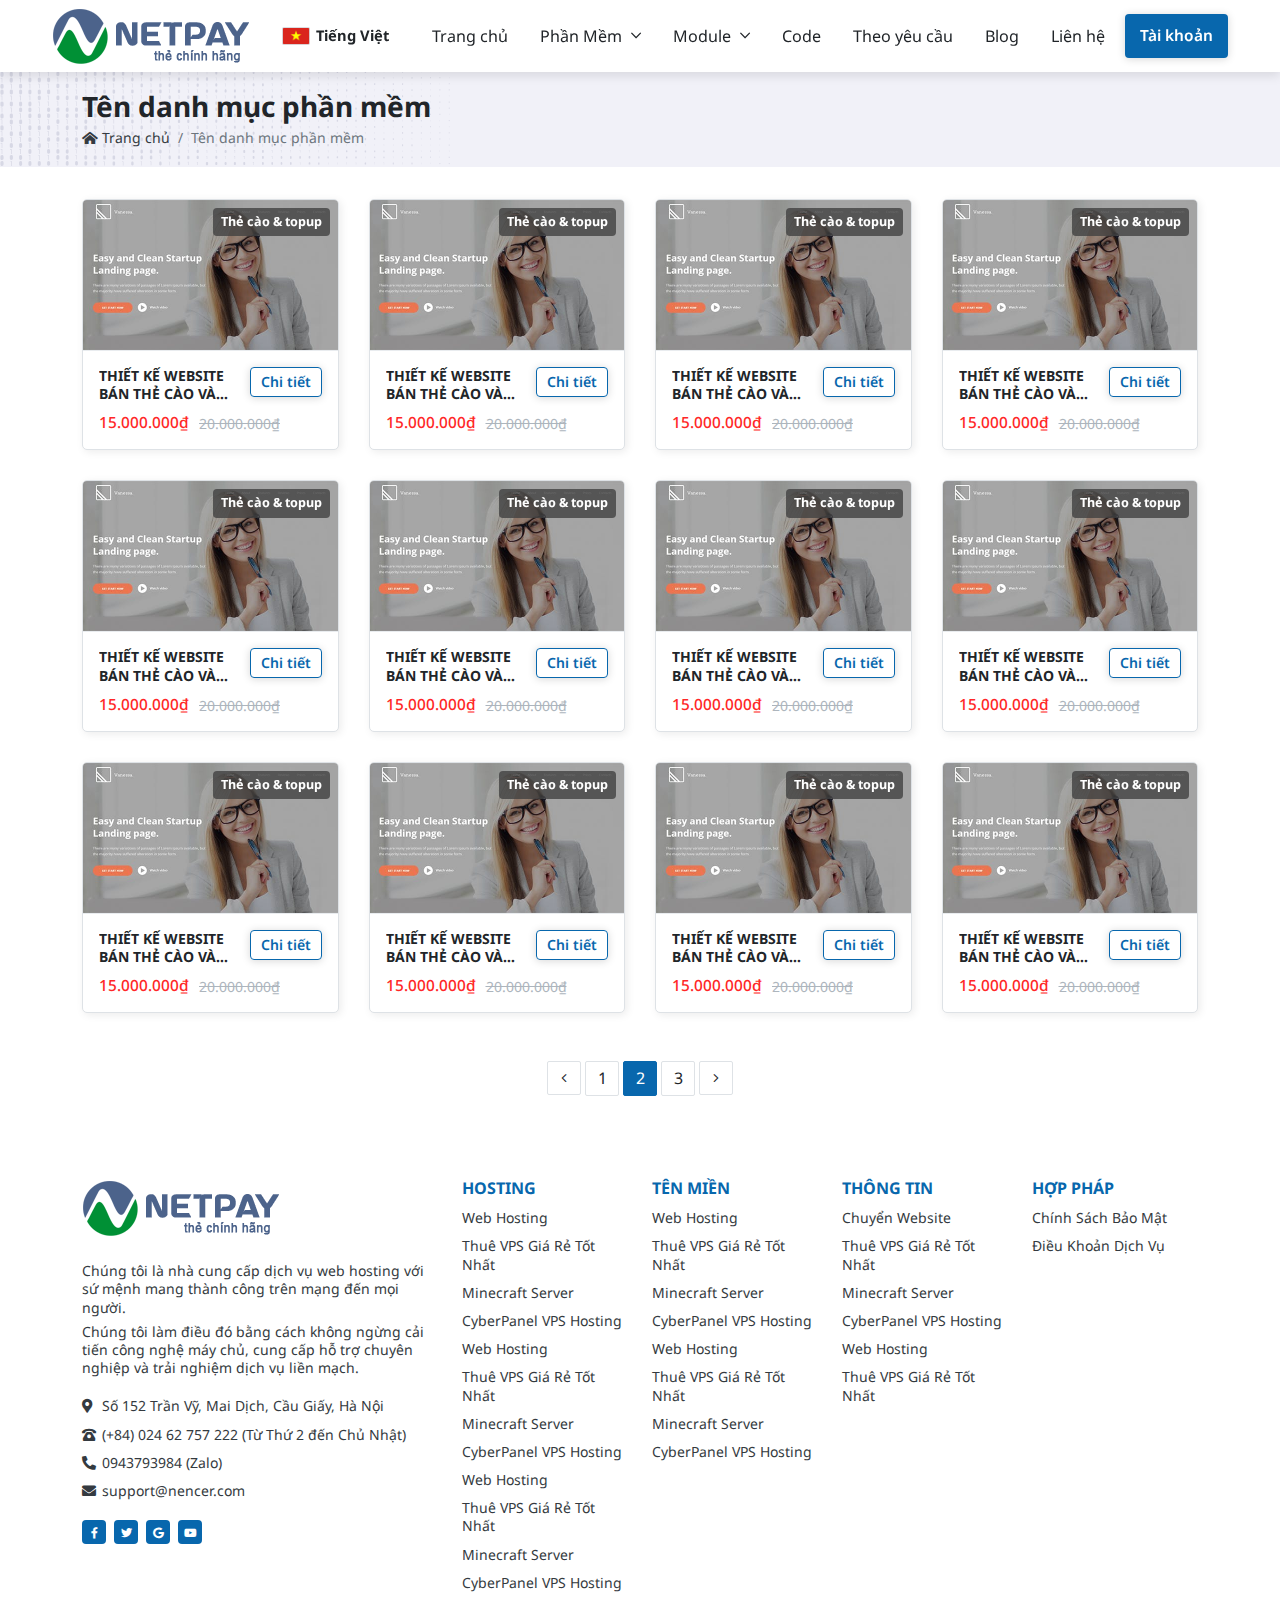
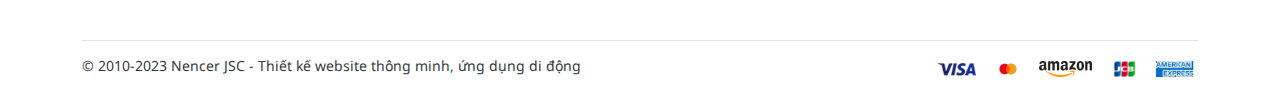
<file: danh-muc-phan-mem.html>
<!DOCTYPE html>
<html lang="vi">
<head>
	<meta charset="UTF-8">
	<meta name="viewport"
		  content="width=device-width, user-scalable=no, initial-scale=1.0, maximum-scale=1.0, minimum-scale=1.0">

	<title>Template Nencer</title>
	<meta name="description" content="Template Nencer">
	<meta name="author" content="">

	<meta property="og:title" content="Template Nencer">
	<meta property="og:type" content="website">
	<meta property="og:url" content="">
	<meta property="og:description" content="Template Nencer">
	<meta property="og:image" content="">

	<link rel="preconnect" href="https://fonts.googleapis.com">
	<link rel="preconnect" href="https://fonts.gstatic.com" crossorigin>
	<link href="https://fonts.googleapis.com/css2?family=Noto+Sans:ital,wght@0,100;0,200;0,300;0,400;0,500;0,600;0,700;0,800;0,900;1,100;1,200;1,300;1,400;1,500;1,600;1,700;1,800;1,900&display=swap"
		  rel="stylesheet">

	<link rel="icon" href="./assets/images/favicon.png">
	<link rel="apple-touch-icon" href="./assets/images/favicon.png">
	<link rel="stylesheet" href="./assets/plugins/bootstrap/css/bootstrap.min.css">
	<link rel="stylesheet" href="./assets/plugins/swiper/swiper-bundle.min.css">
	<link rel="stylesheet" href="./assets/plugins/fancybox/fancybox.min.css">
	<link rel="stylesheet" href="./assets/fonts/fontawesome/css/all.min.css">
	<link rel="stylesheet" href="./assets/css/base.css">
	<link rel="stylesheet" href="./assets/css/style.css">

	<style>
		:root {
			--primary-color: #0867AD;
			--primary-hover: #0b3375;
			--primary-rgb: 8, 103, 173;

			--secondary-color: #ED3439;
			--secondary-hover: #c62a2e;
			--secondary-rgb: 237, 52, 57;
		}
	</style>
</head>
<body>

<div id="header" class="header is-page is-sticky">
	<div class="header-main">
		<div class="container-fluid">
			<div class="header-grid">
				<div class="header-logo">
					<a href="" class="d-inline-block align-middle">
						<img src="./assets/images/netpay-white.png" class="img-fluid header-logo_is--noSticky" alt="">
						<img src="./assets/images/logo.png" class="img-fluid header-logo_is--sticky" alt="">
					</a>
				</div>
				<div class="header-language">
					<a href="javascript:void(0)" class="header-language_button">
						<img src="./assets/images/language/vn.webp" class="img-fluid" alt="">
						<span>
							Tiếng Việt
						</span>
					</a>
					<div class="header-language_list">
						<a href="javascript:void(0)" class="header-language_list--item">
							<img src="./assets/images/language/vn.webp" class="img-fluid" alt="">
							Tiếng Việt
						</a>
						<a href="javascript:void(0)" class="header-language_list--item">
							<img src="./assets/images/language/en.webp" class="img-fluid" alt="">
							English
						</a>
						<a href="javascript:void(0)" class="header-language_list--item">
							<img src="./assets/images/language/cn.webp" class="img-fluid" alt="">
							中国
						</a>
					</div>
				</div>
				<div class="header-navigation">
					<div class="header-navigation_logo d-lg-none">
						<a href="" class="d-inline-flex align-middle">
							<img src="./assets/images/logo.png" class="img-fluid" alt="">
						</a>
						<button type="button" class="close-navigation" id="close-navigation">
							<i class="fal fa-times"></i>
						</button>
					</div>
					<ul class="header-navigation_list">
						<li class="header-navigation_item">
							<a href="" class="header-navigation_item--link">
								Trang chủ
							</a>
						</li>
						<li class="header-navigation_item">
							<a href="javascript:void(0)" class="header-navigation_item--link">
								Phần Mềm
								<i class="fal fa-angle-down header-navigation_item--icon"></i>
							</a>
							<ul class="header-navigation_sub--list">
								<li class="header-navigation_sub--item">
									<a href="" class="header-navigation_sub--item---link">
										<i class="fas fa-cloud"></i>
										<div class="header-navigation_sub--item---content">
											<div class="header-navigation_sub--item---content_title">
												Phần mềm
											</div>
											<div class="header-navigation_sub--item---content_description">
												Cung cấp phần mềm lớn và trung bình
											</div>
										</div>
									</a>
								</li>
								<li class="header-navigation_sub--item">
									<a href="" class="header-navigation_sub--item---link">
										<i class="fas fa-cloud"></i>
										<div class="header-navigation_sub--item---content">
											<div class="header-navigation_sub--item---content_title">
												Phần mềm
											</div>
											<div class="header-navigation_sub--item---content_description">
												Cung cấp phần mềm lớn và trung bình
											</div>
										</div>
									</a>
								</li>
								<li class="header-navigation_sub--item">
									<a href="" class="header-navigation_sub--item---link">
										<i class="fas fa-cloud"></i>
										<div class="header-navigation_sub--item---content">
											<div class="header-navigation_sub--item---content_title">
												Phần mềm
											</div>
											<div class="header-navigation_sub--item---content_description">
												Cung cấp phần mềm lớn và trung bình
											</div>
										</div>
									</a>
								</li>
								<li class="header-navigation_sub--item">
									<a href="" class="header-navigation_sub--item---link">
										<i class="fas fa-cloud"></i>
										<div class="header-navigation_sub--item---content">
											<div class="header-navigation_sub--item---content_title">
												Phần mềm
											</div>
											<div class="header-navigation_sub--item---content_description">
												Cung cấp phần mềm lớn và trung bình
											</div>
										</div>
									</a>
								</li>
								<li class="header-navigation_sub--item">
									<a href="" class="header-navigation_sub--item---link">
										<i class="fas fa-cloud"></i>
										<div class="header-navigation_sub--item---content">
											<div class="header-navigation_sub--item---content_title">
												Phần mềm
											</div>
											<div class="header-navigation_sub--item---content_description">
												Cung cấp phần mềm lớn và trung bình
											</div>
										</div>
									</a>
								</li>
							</ul>
						</li>
						<li class="header-navigation_item">
							<a href="javascript:void(0)" class="header-navigation_item--link">
								Module
								<i class="fal fa-angle-down header-navigation_item--icon"></i>
							</a>
							<ul class="header-navigation_sub--list">
								<li class="header-navigation_sub--item">
									<a href="" class="header-navigation_sub--item---link">
										<i class="fas fa-cloud"></i>
										<div class="header-navigation_sub--item---content">
											<div class="header-navigation_sub--item---content_title">
												Module
											</div>
											<div class="header-navigation_sub--item---content_description">
												Cung cấp Module lớn và trung bình
											</div>
										</div>
									</a>
								</li>
								<li class="header-navigation_sub--item">
									<a href="" class="header-navigation_sub--item---link">
										<i class="fas fa-cloud"></i>
										<div class="header-navigation_sub--item---content">
											<div class="header-navigation_sub--item---content_title">
												Module
											</div>
											<div class="header-navigation_sub--item---content_description">
												Cung cấp Module lớn và trung bình
											</div>
										</div>
									</a>
								</li>
								<li class="header-navigation_sub--item">
									<a href="" class="header-navigation_sub--item---link">
										<i class="fas fa-cloud"></i>
										<div class="header-navigation_sub--item---content">
											<div class="header-navigation_sub--item---content_title">
												Module
											</div>
											<div class="header-navigation_sub--item---content_description">
												Cung cấp Module lớn và trung bình
											</div>
										</div>
									</a>
								</li>
								<li class="header-navigation_sub--item">
									<a href="" class="header-navigation_sub--item---link">
										<i class="fas fa-cloud"></i>
										<div class="header-navigation_sub--item---content">
											<div class="header-navigation_sub--item---content_title">
												Module
											</div>
											<div class="header-navigation_sub--item---content_description">
												Cung cấp Module lớn và trung bình
											</div>
										</div>
									</a>
								</li>
								<li class="header-navigation_sub--item">
									<a href="" class="header-navigation_sub--item---link">
										<i class="fas fa-cloud"></i>
										<div class="header-navigation_sub--item---content">
											<div class="header-navigation_sub--item---content_title">
												Module
											</div>
											<div class="header-navigation_sub--item---content_description">
												Cung cấp Module lớn và trung bình
											</div>
										</div>
									</a>
								</li>
							</ul>
						</li>
						<li class="header-navigation_item">
							<a href="" class="header-navigation_item--link">
								Code
							</a>
						</li>
						<li class="header-navigation_item">
							<a href="" class="header-navigation_item--link">
								Theo yêu cầu
							</a>
						</li>
						<li class="header-navigation_item">
							<a href="" class="header-navigation_item--link">
								Blog
							</a>
						</li>
						<li class="header-navigation_item">
							<a href="" class="header-navigation_item--link">
								Liên hệ
							</a>
						</li>
					</ul>
				</div>
				<div class="header-account">
					<!--
					---
					--- Chưa đăng nhập
					---
					<div class="header-account_button">
						<a href="" class="button-theme button-theme_secondary d-lg-inline-flex d-none">
							Đăng nhập
						</a>
						<a href="" class="d-block d-lg-none">
							<i class="fas fa-user-alt"></i>
						</a>
					</div>
					-->

					<!--
					---
					--- Đã đăng nhập
					---
					-->
					<div class="header-account_list">
						<a href="javascript:void(0)"
						   class="button-theme button-theme_secondary d-lg-inline-flex d-none">
							Tài khoản
						</a>
						<a href="javascript:void(0)" class="d-block d-lg-none">
							<i class="fas fa-user-alt"></i>
						</a>
						<ul class="list-unstyled mb-0">
							<li class="header-account_list--header">
								Xin chào,
								<br>
								<b>Nguyễn Văn A</b>
							</li>
							<li class="header-account_list--item">
								<a href="">
									<i class="fas fa-user"></i>
									Thông tin tài khoản
								</a>
							</li>
							<li class="header-account_list--item">
								<a href="">
									<i class="fas fa-clipboard-list"></i>
									Lịch sử mua hàng
								</a>
							</li>
							<li class="header-account_list--item">
								<a href="">
									<i class="fas fa-lock-alt"></i>
									Đổi mật khẩu
								</a>
							</li>
							<li class="header-account_list--bottom">
								<a href="">
									Đăng xuất
								</a>
							</li>
						</ul>
					</div>
				</div>
				<div class="header-hamburger d-block d-lg-none">
					<div class="hamburger" id="call-navigation">
						<span></span>
					</div>
				</div>
			</div>
		</div>
	</div>
	<div class="header-overlay" id="header-overlay"></div>
</div>

<div id="main" class="main page-main">
	<div class="section-breadcrumb">
		<div class="container">
			<h1 class="breadcrumb-title">
				Tên danh mục phần mềm
			</h1>
			<div class="breadcrumb-list">
				<ol class="breadcrumb">
					<li class="breadcrumb-item"><a href="#"><i class="fas fa-home-alt"></i>&nbsp;Trang chủ</a></li>
					<li class="breadcrumb-item active">Tên danh mục phần mềm</li>
				</ol>
			</div>
		</div>
	</div>
	<div class="section-gap_small section-gap_sm">
		<div class="container">
			<div class="row g-3 g-lg-30">
				<div class="col-6 col-lg-3">
					<div class="software-card card border-0 p-0 overflow-hidden">
						<div class="card-header border-0 p-0 bg-transparent">
							<a href="" class="card-image d-inline-block align-middle position-relative ratio ratio-2x1">
								<img src="./assets/images/software/preview.jpg" class="img-fluid" alt="">
								<span>Thẻ cào &amp; topup</span>
							</a>
						</div>
						<div class="card-body">
							<div class="card-info">
								<a href="" class="card-title">
									THIẾT KẾ WEBSITE BÁN THẺ CÀO VÀ NẠP TOPUP TỰ ĐỘNG
								</a>
								<div class="card-button d-none d-md-block">
									<a href="" class="button-theme">
										Chi tiết
									</a>
								</div>
							</div>
							<div class="card-price">
								<div class="card-price_current">
									15.000.000₫
								</div>
								<div class="card-price_old">
									20.000.000₫
								</div>
							</div>
							<div class="card-button d-block d-md-none">
								<a href="" class="button-theme">
									Chi tiết
								</a>
							</div>
						</div>
					</div>
				</div>
				<div class="col-6 col-lg-3">
					<div class="software-card card border-0 p-0 overflow-hidden">
						<div class="card-header border-0 p-0 bg-transparent">
							<a href="" class="card-image d-inline-block align-middle position-relative ratio ratio-2x1">
								<img src="./assets/images/software/preview.jpg" class="img-fluid" alt="">
								<span>Thẻ cào &amp; topup</span>
							</a>
						</div>
						<div class="card-body">
							<div class="card-info">
								<a href="" class="card-title">
									THIẾT KẾ WEBSITE BÁN THẺ CÀO VÀ NẠP TOPUP TỰ ĐỘNG
								</a>
								<div class="card-button d-none d-md-block">
									<a href="" class="button-theme">
										Chi tiết
									</a>
								</div>
							</div>
							<div class="card-price">
								<div class="card-price_current">
									15.000.000₫
								</div>
								<div class="card-price_old">
									20.000.000₫
								</div>
							</div>
							<div class="card-button d-block d-md-none">
								<a href="" class="button-theme">
									Chi tiết
								</a>
							</div>
						</div>
					</div>
				</div>
				<div class="col-6 col-lg-3">
					<div class="software-card card border-0 p-0 overflow-hidden">
						<div class="card-header border-0 p-0 bg-transparent">
							<a href="" class="card-image d-inline-block align-middle position-relative ratio ratio-2x1">
								<img src="./assets/images/software/preview.jpg" class="img-fluid" alt="">
								<span>Thẻ cào &amp; topup</span>
							</a>
						</div>
						<div class="card-body">
							<div class="card-info">
								<a href="" class="card-title">
									THIẾT KẾ WEBSITE BÁN THẺ CÀO VÀ NẠP TOPUP TỰ ĐỘNG
								</a>
								<div class="card-button d-none d-md-block">
									<a href="" class="button-theme">
										Chi tiết
									</a>
								</div>
							</div>
							<div class="card-price">
								<div class="card-price_current">
									15.000.000₫
								</div>
								<div class="card-price_old">
									20.000.000₫
								</div>
							</div>
							<div class="card-button d-block d-md-none">
								<a href="" class="button-theme">
									Chi tiết
								</a>
							</div>
						</div>
					</div>
				</div>
				<div class="col-6 col-lg-3">
					<div class="software-card card border-0 p-0 overflow-hidden">
						<div class="card-header border-0 p-0 bg-transparent">
							<a href="" class="card-image d-inline-block align-middle position-relative ratio ratio-2x1">
								<img src="./assets/images/software/preview.jpg" class="img-fluid" alt="">
								<span>Thẻ cào &amp; topup</span>
							</a>
						</div>
						<div class="card-body">
							<div class="card-info">
								<a href="" class="card-title">
									THIẾT KẾ WEBSITE BÁN THẺ CÀO VÀ NẠP TOPUP TỰ ĐỘNG
								</a>
								<div class="card-button d-none d-md-block">
									<a href="" class="button-theme">
										Chi tiết
									</a>
								</div>
							</div>
							<div class="card-price">
								<div class="card-price_current">
									15.000.000₫
								</div>
								<div class="card-price_old">
									20.000.000₫
								</div>
							</div>
							<div class="card-button d-block d-md-none">
								<a href="" class="button-theme">
									Chi tiết
								</a>
							</div>
						</div>
					</div>
				</div>
				<div class="col-6 col-lg-3">
					<div class="software-card card border-0 p-0 overflow-hidden">
						<div class="card-header border-0 p-0 bg-transparent">
							<a href="" class="card-image d-inline-block align-middle position-relative ratio ratio-2x1">
								<img src="./assets/images/software/preview.jpg" class="img-fluid" alt="">
								<span>Thẻ cào &amp; topup</span>
							</a>
						</div>
						<div class="card-body">
							<div class="card-info">
								<a href="" class="card-title">
									THIẾT KẾ WEBSITE BÁN THẺ CÀO VÀ NẠP TOPUP TỰ ĐỘNG
								</a>
								<div class="card-button d-none d-md-block">
									<a href="" class="button-theme">
										Chi tiết
									</a>
								</div>
							</div>
							<div class="card-price">
								<div class="card-price_current">
									15.000.000₫
								</div>
								<div class="card-price_old">
									20.000.000₫
								</div>
							</div>
							<div class="card-button d-block d-md-none">
								<a href="" class="button-theme">
									Chi tiết
								</a>
							</div>
						</div>
					</div>
				</div>
				<div class="col-6 col-lg-3">
					<div class="software-card card border-0 p-0 overflow-hidden">
						<div class="card-header border-0 p-0 bg-transparent">
							<a href="" class="card-image d-inline-block align-middle position-relative ratio ratio-2x1">
								<img src="./assets/images/software/preview.jpg" class="img-fluid" alt="">
								<span>Thẻ cào &amp; topup</span>
							</a>
						</div>
						<div class="card-body">
							<div class="card-info">
								<a href="" class="card-title">
									THIẾT KẾ WEBSITE BÁN THẺ CÀO VÀ NẠP TOPUP TỰ ĐỘNG
								</a>
								<div class="card-button d-none d-md-block">
									<a href="" class="button-theme">
										Chi tiết
									</a>
								</div>
							</div>
							<div class="card-price">
								<div class="card-price_current">
									15.000.000₫
								</div>
								<div class="card-price_old">
									20.000.000₫
								</div>
							</div>
							<div class="card-button d-block d-md-none">
								<a href="" class="button-theme">
									Chi tiết
								</a>
							</div>
						</div>
					</div>
				</div>
				<div class="col-6 col-lg-3">
					<div class="software-card card border-0 p-0 overflow-hidden">
						<div class="card-header border-0 p-0 bg-transparent">
							<a href="" class="card-image d-inline-block align-middle position-relative ratio ratio-2x1">
								<img src="./assets/images/software/preview.jpg" class="img-fluid" alt="">
								<span>Thẻ cào &amp; topup</span>
							</a>
						</div>
						<div class="card-body">
							<div class="card-info">
								<a href="" class="card-title">
									THIẾT KẾ WEBSITE BÁN THẺ CÀO VÀ NẠP TOPUP TỰ ĐỘNG
								</a>
								<div class="card-button d-none d-md-block">
									<a href="" class="button-theme">
										Chi tiết
									</a>
								</div>
							</div>
							<div class="card-price">
								<div class="card-price_current">
									15.000.000₫
								</div>
								<div class="card-price_old">
									20.000.000₫
								</div>
							</div>
							<div class="card-button d-block d-md-none">
								<a href="" class="button-theme">
									Chi tiết
								</a>
							</div>
						</div>
					</div>
				</div>
				<div class="col-6 col-lg-3">
					<div class="software-card card border-0 p-0 overflow-hidden">
						<div class="card-header border-0 p-0 bg-transparent">
							<a href="" class="card-image d-inline-block align-middle position-relative ratio ratio-2x1">
								<img src="./assets/images/software/preview.jpg" class="img-fluid" alt="">
								<span>Thẻ cào &amp; topup</span>
							</a>
						</div>
						<div class="card-body">
							<div class="card-info">
								<a href="" class="card-title">
									THIẾT KẾ WEBSITE BÁN THẺ CÀO VÀ NẠP TOPUP TỰ ĐỘNG
								</a>
								<div class="card-button d-none d-md-block">
									<a href="" class="button-theme">
										Chi tiết
									</a>
								</div>
							</div>
							<div class="card-price">
								<div class="card-price_current">
									15.000.000₫
								</div>
								<div class="card-price_old">
									20.000.000₫
								</div>
							</div>
							<div class="card-button d-block d-md-none">
								<a href="" class="button-theme">
									Chi tiết
								</a>
							</div>
						</div>
					</div>
				</div>
				<div class="col-6 col-lg-3">
					<div class="software-card card border-0 p-0 overflow-hidden">
						<div class="card-header border-0 p-0 bg-transparent">
							<a href="" class="card-image d-inline-block align-middle position-relative ratio ratio-2x1">
								<img src="./assets/images/software/preview.jpg" class="img-fluid" alt="">
								<span>Thẻ cào &amp; topup</span>
							</a>
						</div>
						<div class="card-body">
							<div class="card-info">
								<a href="" class="card-title">
									THIẾT KẾ WEBSITE BÁN THẺ CÀO VÀ NẠP TOPUP TỰ ĐỘNG
								</a>
								<div class="card-button d-none d-md-block">
									<a href="" class="button-theme">
										Chi tiết
									</a>
								</div>
							</div>
							<div class="card-price">
								<div class="card-price_current">
									15.000.000₫
								</div>
								<div class="card-price_old">
									20.000.000₫
								</div>
							</div>
							<div class="card-button d-block d-md-none">
								<a href="" class="button-theme">
									Chi tiết
								</a>
							</div>
						</div>
					</div>
				</div>
				<div class="col-6 col-lg-3">
					<div class="software-card card border-0 p-0 overflow-hidden">
						<div class="card-header border-0 p-0 bg-transparent">
							<a href="" class="card-image d-inline-block align-middle position-relative ratio ratio-2x1">
								<img src="./assets/images/software/preview.jpg" class="img-fluid" alt="">
								<span>Thẻ cào &amp; topup</span>
							</a>
						</div>
						<div class="card-body">
							<div class="card-info">
								<a href="" class="card-title">
									THIẾT KẾ WEBSITE BÁN THẺ CÀO VÀ NẠP TOPUP TỰ ĐỘNG
								</a>
								<div class="card-button d-none d-md-block">
									<a href="" class="button-theme">
										Chi tiết
									</a>
								</div>
							</div>
							<div class="card-price">
								<div class="card-price_current">
									15.000.000₫
								</div>
								<div class="card-price_old">
									20.000.000₫
								</div>
							</div>
							<div class="card-button d-block d-md-none">
								<a href="" class="button-theme">
									Chi tiết
								</a>
							</div>
						</div>
					</div>
				</div>
				<div class="col-6 col-lg-3">
					<div class="software-card card border-0 p-0 overflow-hidden">
						<div class="card-header border-0 p-0 bg-transparent">
							<a href="" class="card-image d-inline-block align-middle position-relative ratio ratio-2x1">
								<img src="./assets/images/software/preview.jpg" class="img-fluid" alt="">
								<span>Thẻ cào &amp; topup</span>
							</a>
						</div>
						<div class="card-body">
							<div class="card-info">
								<a href="" class="card-title">
									THIẾT KẾ WEBSITE BÁN THẺ CÀO VÀ NẠP TOPUP TỰ ĐỘNG
								</a>
								<div class="card-button d-none d-md-block">
									<a href="" class="button-theme">
										Chi tiết
									</a>
								</div>
							</div>
							<div class="card-price">
								<div class="card-price_current">
									15.000.000₫
								</div>
								<div class="card-price_old">
									20.000.000₫
								</div>
							</div>
							<div class="card-button d-block d-md-none">
								<a href="" class="button-theme">
									Chi tiết
								</a>
							</div>
						</div>
					</div>
				</div>
				<div class="col-6 col-lg-3">
					<div class="software-card card border-0 p-0 overflow-hidden">
						<div class="card-header border-0 p-0 bg-transparent">
							<a href="" class="card-image d-inline-block align-middle position-relative ratio ratio-2x1">
								<img src="./assets/images/software/preview.jpg" class="img-fluid" alt="">
								<span>Thẻ cào &amp; topup</span>
							</a>
						</div>
						<div class="card-body">
							<div class="card-info">
								<a href="" class="card-title">
									THIẾT KẾ WEBSITE BÁN THẺ CÀO VÀ NẠP TOPUP TỰ ĐỘNG
								</a>
								<div class="card-button d-none d-md-block">
									<a href="" class="button-theme">
										Chi tiết
									</a>
								</div>
							</div>
							<div class="card-price">
								<div class="card-price_current">
									15.000.000₫
								</div>
								<div class="card-price_old">
									20.000.000₫
								</div>
							</div>
							<div class="card-button d-block d-md-none">
								<a href="" class="button-theme">
									Chi tiết
								</a>
							</div>
						</div>
					</div>
				</div>
			</div>
		</div>
		<div class="section-pagination section-gap_small pb-0">
			<div class="container">
				<ul class="pagination">
					<li class="page-item"><a class="page-link" href="#"><i class="fal fa-angle-left"></i></a></li>
					<li class="page-item"><a class="page-link" href="#">1</a></li>
					<li class="page-item active"><a class="page-link" href="#">2</a></li>
					<li class="page-item"><a class="page-link" href="#">3</a></li>
					<li class="page-item"><a class="page-link" href="#"><i class="fal fa-angle-right"></i></a></li>
				</ul>
			</div>
		</div>
	</div>
</div>

<footer id="footer" class="footer">
	<div class="container">
		<div class="footer-top">
			<div class="row">
				<div class="col-xl-4">
					<div class="footer-item">
						<div class="footer-logo">
							<a href="/" class="d-inline-block align-middle">
								<img src="./assets/images/logo.png" class="img-fluid" alt="">
							</a>
						</div>
						<div class="footer-text">
							<p>
								Chúng tôi là nhà cung cấp dịch vụ web hosting với sứ mệnh mang thành công trên mạng đến
								mọi người.
							</p>
							<p>
								Chúng tôi làm điều đó bằng cách không ngừng cải tiến công nghệ máy chủ, cung cấp hỗ trợ
								chuyên nghiệp và trải nghiệm dịch vụ liền mạch.
							</p>
						</div>
						<ul class="footer-list list-unstyled mb-0">
							<li class="footer-list_item">
								<a href="" class="footer-list_item--link">
									<i class="fas fa-map-marker-alt"></i>Số 152 Trần Vỹ, Mai Dịch, Cầu Giấy, Hà Nội
								</a>
							</li>
							<li class="footer-list_item">
								<a href="" class="footer-list_item--link">
									<i class="fas fa-phone-rotary"></i>(+84) 024 62 757 222 (Từ Thứ 2 đến Chủ Nhật)
								</a>
							</li>
							<li class="footer-list_item">
								<a href="" class="footer-list_item--link">
									<i class="fas fa-phone-alt"></i>0943793984 (Zalo)
								</a>
							</li>
							<li class="footer-list_item">
								<a href="" class="footer-list_item--link">
									<i class="fas fa-envelope"></i>support@nencer.com
								</a>
							</li>
						</ul>
						<ul class="footer-social list-unstyled mb-0 d-flex align-items-center justify-content-start">
							<li class="footer-social_item">
								<a href="fb.com/admin" class="footer-social_item--link">
									<i class="fab fa-facebook-f"></i>
								</a>
							</li>
							<li class="footer-social_item">
								<a href="fb.com/admin" class="footer-social_item--link">
									<i class="fab fa-twitter"></i>
								</a>
							</li>
							<li class="footer-social_item">
								<a href="fb.com/admin" class="footer-social_item--link">
									<i class="fab fa-google"></i>
								</a>
							</li>
							<li class="footer-social_item">
								<a href="https://www.youtube.com/watch?v=neCmEbI2VWg" class="footer-social_item--link">
									<i class="fab fa-youtube"></i>
								</a>
							</li>
						</ul>
					</div>
				</div>
				<div class="col-xl-8">
					<div class="row">
						<div class="col-lg-3 col-6">
							<div class="footer-item">
								<div class="footer-title">
									HOSTING
								</div>
								<ul class="footer-list list-unstyled mb-0">
									<li class="footer-list_item">
										<a href="" class="footer-list_item--link">
											Web Hosting
										</a>
									</li>
									<li class="footer-list_item">
										<a href="" class="footer-list_item--link">
											Thuê VPS Giá Rẻ Tốt Nhất
										</a>
									</li>
									<li class="footer-list_item">
										<a href="" class="footer-list_item--link">
											Minecraft Server
										</a>
									</li>
									<li class="footer-list_item">
										<a href="" class="footer-list_item--link">
											CyberPanel VPS Hosting
										</a>
									</li>
									<li class="footer-list_item">
										<a href="" class="footer-list_item--link">
											Web Hosting
										</a>
									</li>
									<li class="footer-list_item">
										<a href="" class="footer-list_item--link">
											Thuê VPS Giá Rẻ Tốt Nhất
										</a>
									</li>
									<li class="footer-list_item">
										<a href="" class="footer-list_item--link">
											Minecraft Server
										</a>
									</li>
									<li class="footer-list_item">
										<a href="" class="footer-list_item--link">
											CyberPanel VPS Hosting
										</a>
									</li>
									<li class="footer-list_item">
										<a href="" class="footer-list_item--link">
											Web Hosting
										</a>
									</li>
									<li class="footer-list_item">
										<a href="" class="footer-list_item--link">
											Thuê VPS Giá Rẻ Tốt Nhất
										</a>
									</li>
									<li class="footer-list_item">
										<a href="" class="footer-list_item--link">
											Minecraft Server
										</a>
									</li>
									<li class="footer-list_item">
										<a href="" class="footer-list_item--link">
											CyberPanel VPS Hosting
										</a>
									</li>
								</ul>
							</div>
						</div>
						<div class="col-lg-3 col-6">
							<div class="footer-item">
								<div class="footer-title">
									TÊN MIỀN
								</div>
								<ul class="footer-list list-unstyled mb-0">
									<li class="footer-list_item">
										<a href="" class="footer-list_item--link">
											Web Hosting
										</a>
									</li>
									<li class="footer-list_item">
										<a href="" class="footer-list_item--link">
											Thuê VPS Giá Rẻ Tốt Nhất
										</a>
									</li>
									<li class="footer-list_item">
										<a href="" class="footer-list_item--link">
											Minecraft Server
										</a>
									</li>
									<li class="footer-list_item">
										<a href="" class="footer-list_item--link">
											CyberPanel VPS Hosting
										</a>
									</li>
									<li class="footer-list_item">
										<a href="" class="footer-list_item--link">
											Web Hosting
										</a>
									</li>
									<li class="footer-list_item">
										<a href="" class="footer-list_item--link">
											Thuê VPS Giá Rẻ Tốt Nhất
										</a>
									</li>
									<li class="footer-list_item">
										<a href="" class="footer-list_item--link">
											Minecraft Server
										</a>
									</li>
									<li class="footer-list_item">
										<a href="" class="footer-list_item--link">
											CyberPanel VPS Hosting
										</a>
									</li>
								</ul>
							</div>
						</div>
						<div class="col-lg-3 col-6">
							<div class="footer-item">
								<div class="footer-title">
									THÔNG TIN
								</div>
								<ul class="footer-list list-unstyled mb-0">
									<li class="footer-list_item">
										<a href="" class="footer-list_item--link">
											Chuyển Website
										</a>
									</li>
									<li class="footer-list_item">
										<a href="" class="footer-list_item--link">
											Thuê VPS Giá Rẻ Tốt Nhất
										</a>
									</li>
									<li class="footer-list_item">
										<a href="" class="footer-list_item--link">
											Minecraft Server
										</a>
									</li>
									<li class="footer-list_item">
										<a href="" class="footer-list_item--link">
											CyberPanel VPS Hosting
										</a>
									</li>
									<li class="footer-list_item">
										<a href="" class="footer-list_item--link">
											Web Hosting
										</a>
									</li>
									<li class="footer-list_item">
										<a href="" class="footer-list_item--link">
											Thuê VPS Giá Rẻ Tốt Nhất
										</a>
									</li>
								</ul>
							</div>
						</div>
						<div class="col-lg-3 col-6">
							<div class="footer-item">
								<div class="footer-title">
									HỢP PHÁP
								</div>
								<ul class="footer-list list-unstyled mb-0">
									<li class="footer-list_item">
										<a href="" class="footer-list_item--link">
											Chính Sách Bảo Mật
										</a>
									</li>
									<li class="footer-list_item">
										<a href="" class="footer-list_item--link">
											Điều Khoản Dịch Vụ
										</a>
									</li>
								</ul>
							</div>
						</div>
					</div>
				</div>
			</div>
		</div>
		<div class="footer-bottom">
			<div class="row">
				<div class="col-lg-7">
					<div class="text-lg-start text-center">
						© 2010-2023 Nencer JSC - Thiết kế website thông minh, ứng dụng di động
					</div>
				</div>
				<div class="col-lg-5 mt-2 mt-lg-0">
					<div class="text-lg-end text-center d-flex align-items-center justify-content-lg-end justify-content-center footer-logo_payment">
						<div class="footer-logo_payment--item">
							<img src="./assets/images/payments/visa.png" class="mw-100" alt="">
						</div>
						<div class="footer-logo_payment--item">
							<img src="./assets/images/payments/master.png" class="mw-100" alt="">
						</div>
						<div class="footer-logo_payment--item">
							<img src="./assets/images/payments/amazon.webp" class="mw-100" alt="">
						</div>
						<div class="footer-logo_payment--item">
							<img src="./assets/images/payments/jcb.png" class="mw-100" alt="">
						</div>
						<div class="footer-logo_payment--item">
							<img src="./assets/images/payments/america.png" class="mw-100" alt="">
						</div>
					</div>
				</div>
			</div>
		</div>
	</div>
</footer>

<script type=" text/javascript" src="./assets/plugins/jquery.min.js"></script>
<script type="text/javascript"
		src="./assets/plugins/bootstrap/js/bootstrap.bundle.min.js"></script>
<script type="text/javascript" src="./assets/plugins/swiper/swiper-bundle.min.js"></script>
<script type="text/javascript" src="./assets/plugins/fancybox/fancybox.min.js"></script>
<script type="text/javascript" src="./assets/js/app.js"></script>
</body>
</html>
</file>
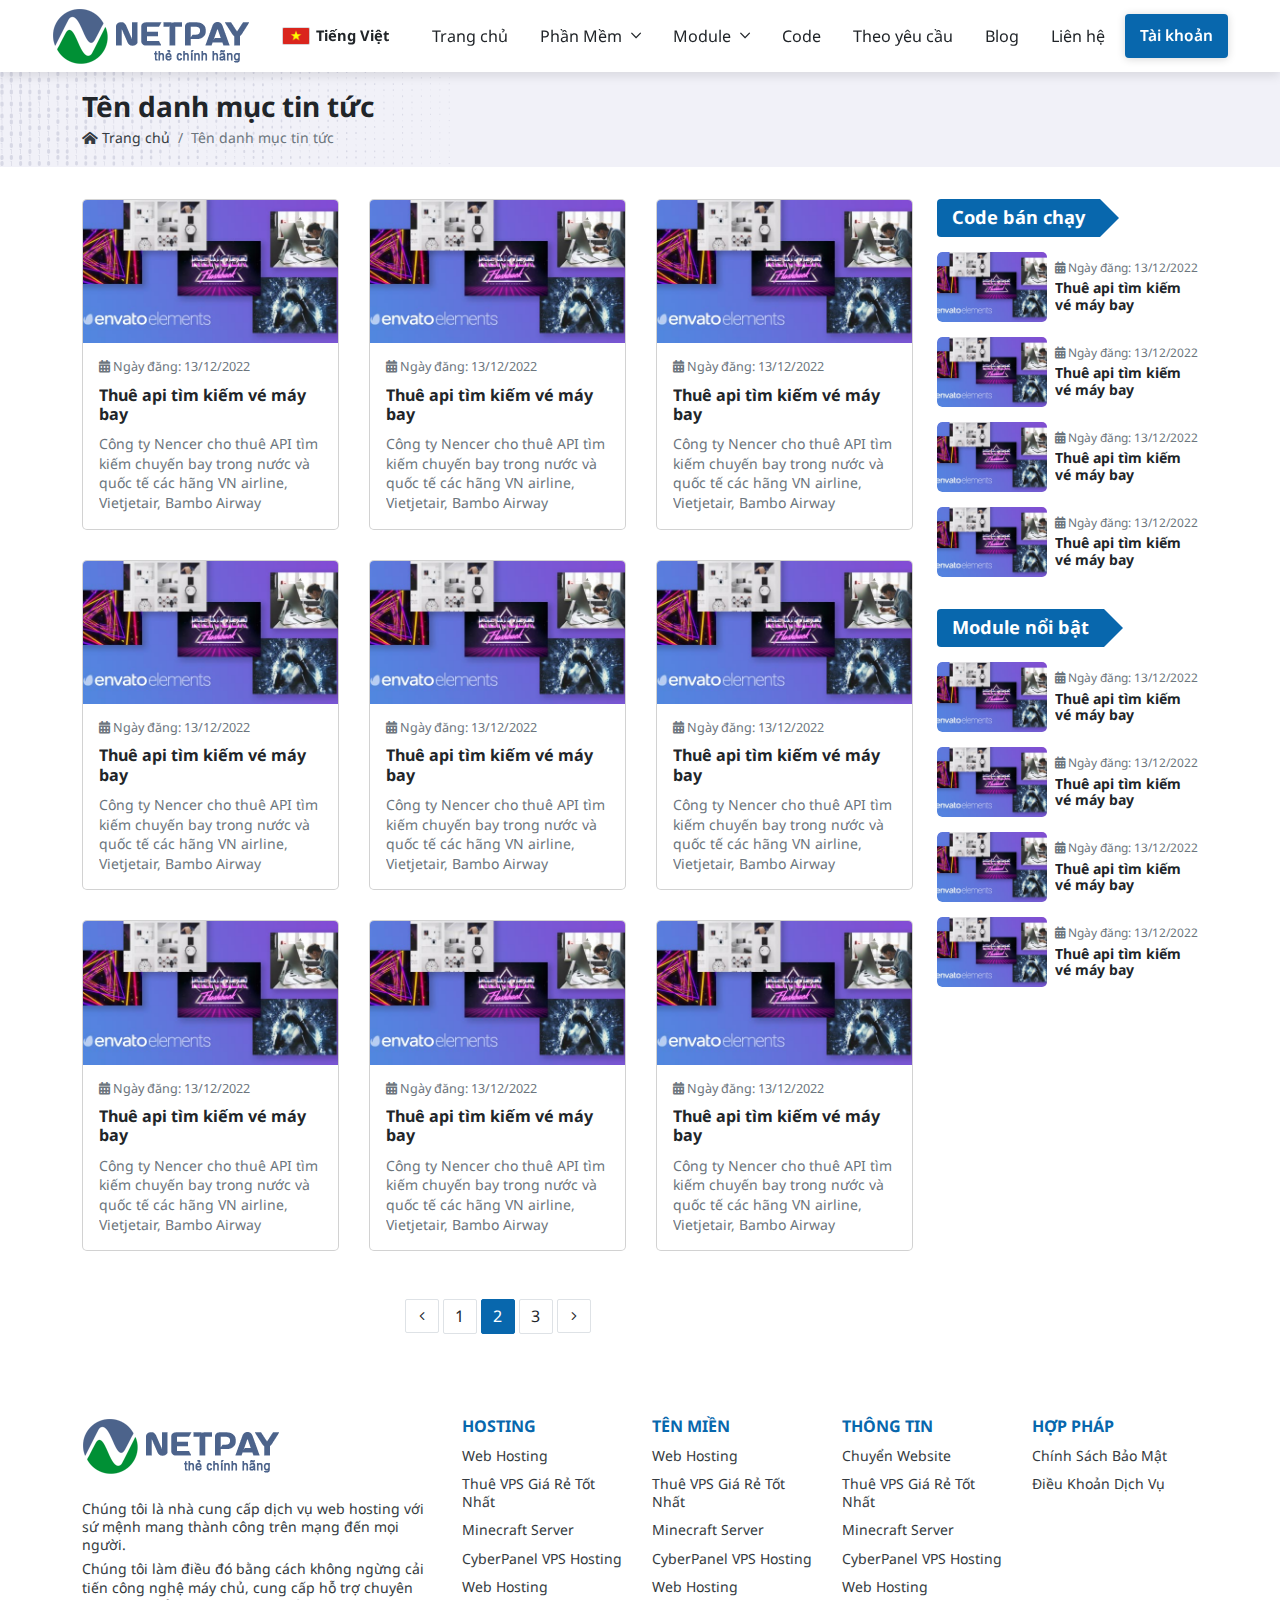
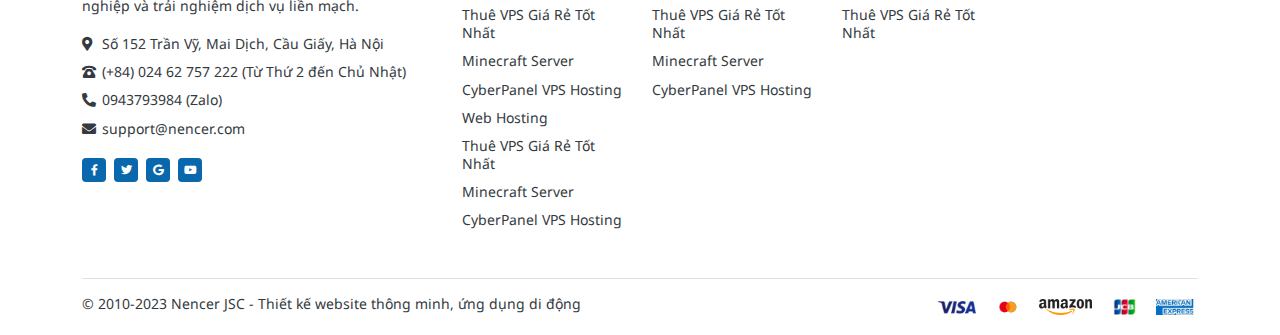
<file: danh-muc-tin-tuc.html>
<!DOCTYPE html>
<html lang="vi">
<head>
	<meta charset="UTF-8">
	<meta name="viewport"
		  content="width=device-width, user-scalable=no, initial-scale=1.0, maximum-scale=1.0, minimum-scale=1.0">

	<title>Template Nencer</title>
	<meta name="description" content="Template Nencer">
	<meta name="author" content="">

	<meta property="og:title" content="Template Nencer">
	<meta property="og:type" content="website">
	<meta property="og:url" content="">
	<meta property="og:description" content="Template Nencer">
	<meta property="og:image" content="">

	<link rel="preconnect" href="https://fonts.googleapis.com">
	<link rel="preconnect" href="https://fonts.gstatic.com" crossorigin>
	<link href="https://fonts.googleapis.com/css2?family=Noto+Sans:ital,wght@0,100;0,200;0,300;0,400;0,500;0,600;0,700;0,800;0,900;1,100;1,200;1,300;1,400;1,500;1,600;1,700;1,800;1,900&display=swap"
		  rel="stylesheet">

	<link rel="icon" href="./assets/images/favicon.png">
	<link rel="apple-touch-icon" href="./assets/images/favicon.png">
	<link rel="stylesheet" href="./assets/plugins/bootstrap/css/bootstrap.min.css">
	<link rel="stylesheet" href="./assets/plugins/swiper/swiper-bundle.min.css">
	<link rel="stylesheet" href="./assets/plugins/fancybox/fancybox.min.css">
	<link rel="stylesheet" href="./assets/fonts/fontawesome/css/all.min.css">
	<link rel="stylesheet" href="./assets/css/base.css">
	<link rel="stylesheet" href="./assets/css/style.css">

	<style>
		:root {
			--primary-color: #0867AD;
			--primary-hover: #0b3375;
			--primary-rgb: 8, 103, 173;

			--secondary-color: #ED3439;
			--secondary-hover: #c62a2e;
			--secondary-rgb: 237, 52, 57;
		}
	</style>
</head>
<body>

<div id="header" class="header is-page is-sticky">
	<div class="header-main">
		<div class="container-fluid">
			<div class="header-grid">
				<div class="header-logo">
					<a href="" class="d-inline-block align-middle">
						<img src="./assets/images/netpay-white.png" class="img-fluid header-logo_is--noSticky" alt="">
						<img src="./assets/images/logo.png" class="img-fluid header-logo_is--sticky" alt="">
					</a>
				</div>
				<div class="header-language">
					<a href="javascript:void(0)" class="header-language_button">
						<img src="./assets/images/language/vn.webp" class="img-fluid" alt="">
						<span>
							Tiếng Việt
						</span>
					</a>
					<div class="header-language_list">
						<a href="javascript:void(0)" class="header-language_list--item">
							<img src="./assets/images/language/vn.webp" class="img-fluid" alt="">
							Tiếng Việt
						</a>
						<a href="javascript:void(0)" class="header-language_list--item">
							<img src="./assets/images/language/en.webp" class="img-fluid" alt="">
							English
						</a>
						<a href="javascript:void(0)" class="header-language_list--item">
							<img src="./assets/images/language/cn.webp" class="img-fluid" alt="">
							中国
						</a>
					</div>
				</div>
				<div class="header-navigation">
					<div class="header-navigation_logo d-lg-none">
						<a href="" class="d-inline-flex align-middle">
							<img src="./assets/images/logo.png" class="img-fluid" alt="">
						</a>
						<button type="button" class="close-navigation" id="close-navigation">
							<i class="fal fa-times"></i>
						</button>
					</div>
					<ul class="header-navigation_list">
						<li class="header-navigation_item">
							<a href="" class="header-navigation_item--link">
								Trang chủ
							</a>
						</li>
						<li class="header-navigation_item">
							<a href="javascript:void(0)" class="header-navigation_item--link">
								Phần Mềm
								<i class="fal fa-angle-down header-navigation_item--icon"></i>
							</a>
							<ul class="header-navigation_sub--list">
								<li class="header-navigation_sub--item">
									<a href="" class="header-navigation_sub--item---link">
										<i class="fas fa-cloud"></i>
										<div class="header-navigation_sub--item---content">
											<div class="header-navigation_sub--item---content_title">
												Phần mềm
											</div>
											<div class="header-navigation_sub--item---content_description">
												Cung cấp phần mềm lớn và trung bình
											</div>
										</div>
									</a>
								</li>
								<li class="header-navigation_sub--item">
									<a href="" class="header-navigation_sub--item---link">
										<i class="fas fa-cloud"></i>
										<div class="header-navigation_sub--item---content">
											<div class="header-navigation_sub--item---content_title">
												Phần mềm
											</div>
											<div class="header-navigation_sub--item---content_description">
												Cung cấp phần mềm lớn và trung bình
											</div>
										</div>
									</a>
								</li>
								<li class="header-navigation_sub--item">
									<a href="" class="header-navigation_sub--item---link">
										<i class="fas fa-cloud"></i>
										<div class="header-navigation_sub--item---content">
											<div class="header-navigation_sub--item---content_title">
												Phần mềm
											</div>
											<div class="header-navigation_sub--item---content_description">
												Cung cấp phần mềm lớn và trung bình
											</div>
										</div>
									</a>
								</li>
								<li class="header-navigation_sub--item">
									<a href="" class="header-navigation_sub--item---link">
										<i class="fas fa-cloud"></i>
										<div class="header-navigation_sub--item---content">
											<div class="header-navigation_sub--item---content_title">
												Phần mềm
											</div>
											<div class="header-navigation_sub--item---content_description">
												Cung cấp phần mềm lớn và trung bình
											</div>
										</div>
									</a>
								</li>
								<li class="header-navigation_sub--item">
									<a href="" class="header-navigation_sub--item---link">
										<i class="fas fa-cloud"></i>
										<div class="header-navigation_sub--item---content">
											<div class="header-navigation_sub--item---content_title">
												Phần mềm
											</div>
											<div class="header-navigation_sub--item---content_description">
												Cung cấp phần mềm lớn và trung bình
											</div>
										</div>
									</a>
								</li>
							</ul>
						</li>
						<li class="header-navigation_item">
							<a href="javascript:void(0)" class="header-navigation_item--link">
								Module
								<i class="fal fa-angle-down header-navigation_item--icon"></i>
							</a>
							<ul class="header-navigation_sub--list">
								<li class="header-navigation_sub--item">
									<a href="" class="header-navigation_sub--item---link">
										<i class="fas fa-cloud"></i>
										<div class="header-navigation_sub--item---content">
											<div class="header-navigation_sub--item---content_title">
												Module
											</div>
											<div class="header-navigation_sub--item---content_description">
												Cung cấp Module lớn và trung bình
											</div>
										</div>
									</a>
								</li>
								<li class="header-navigation_sub--item">
									<a href="" class="header-navigation_sub--item---link">
										<i class="fas fa-cloud"></i>
										<div class="header-navigation_sub--item---content">
											<div class="header-navigation_sub--item---content_title">
												Module
											</div>
											<div class="header-navigation_sub--item---content_description">
												Cung cấp Module lớn và trung bình
											</div>
										</div>
									</a>
								</li>
								<li class="header-navigation_sub--item">
									<a href="" class="header-navigation_sub--item---link">
										<i class="fas fa-cloud"></i>
										<div class="header-navigation_sub--item---content">
											<div class="header-navigation_sub--item---content_title">
												Module
											</div>
											<div class="header-navigation_sub--item---content_description">
												Cung cấp Module lớn và trung bình
											</div>
										</div>
									</a>
								</li>
								<li class="header-navigation_sub--item">
									<a href="" class="header-navigation_sub--item---link">
										<i class="fas fa-cloud"></i>
										<div class="header-navigation_sub--item---content">
											<div class="header-navigation_sub--item---content_title">
												Module
											</div>
											<div class="header-navigation_sub--item---content_description">
												Cung cấp Module lớn và trung bình
											</div>
										</div>
									</a>
								</li>
								<li class="header-navigation_sub--item">
									<a href="" class="header-navigation_sub--item---link">
										<i class="fas fa-cloud"></i>
										<div class="header-navigation_sub--item---content">
											<div class="header-navigation_sub--item---content_title">
												Module
											</div>
											<div class="header-navigation_sub--item---content_description">
												Cung cấp Module lớn và trung bình
											</div>
										</div>
									</a>
								</li>
							</ul>
						</li>
						<li class="header-navigation_item">
							<a href="" class="header-navigation_item--link">
								Code
							</a>
						</li>
						<li class="header-navigation_item">
							<a href="" class="header-navigation_item--link">
								Theo yêu cầu
							</a>
						</li>
						<li class="header-navigation_item">
							<a href="" class="header-navigation_item--link">
								Blog
							</a>
						</li>
						<li class="header-navigation_item">
							<a href="" class="header-navigation_item--link">
								Liên hệ
							</a>
						</li>
					</ul>
				</div>
				<div class="header-account">
					<!--
					---
					--- Chưa đăng nhập
					---
					<div class="header-account_button">
						<a href="" class="button-theme button-theme_secondary d-lg-inline-flex d-none">
							Đăng nhập
						</a>
						<a href="" class="d-block d-lg-none">
							<i class="fas fa-user-alt"></i>
						</a>
					</div>
					-->

					<!--
					---
					--- Đã đăng nhập
					---
					-->
					<div class="header-account_list">
						<a href="javascript:void(0)"
						   class="button-theme button-theme_secondary d-lg-inline-flex d-none">
							Tài khoản
						</a>
						<a href="javascript:void(0)" class="d-block d-lg-none">
							<i class="fas fa-user-alt"></i>
						</a>
						<ul class="list-unstyled mb-0">
							<li class="header-account_list--header">
								Xin chào,
								<br>
								<b>Nguyễn Văn A</b>
							</li>
							<li class="header-account_list--item">
								<a href="">
									<i class="fas fa-user"></i>
									Thông tin tài khoản
								</a>
							</li>
							<li class="header-account_list--item">
								<a href="">
									<i class="fas fa-clipboard-list"></i>
									Lịch sử mua hàng
								</a>
							</li>
							<li class="header-account_list--item">
								<a href="">
									<i class="fas fa-lock-alt"></i>
									Đổi mật khẩu
								</a>
							</li>
							<li class="header-account_list--bottom">
								<a href="">
									Đăng xuất
								</a>
							</li>
						</ul>
					</div>
				</div>
				<div class="header-hamburger d-block d-lg-none">
					<div class="hamburger" id="call-navigation">
						<span></span>
					</div>
				</div>
			</div>
		</div>
	</div>
	<div class="header-overlay" id="header-overlay"></div>
</div>

<div id="main" class="main page-main">
	<div class="section-breadcrumb">
		<div class="container">
			<h1 class="breadcrumb-title">
				Tên danh mục tin tức
			</h1>
			<div class="breadcrumb-list">
				<ol class="breadcrumb">
					<li class="breadcrumb-item"><a href="#"><i class="fas fa-home-alt"></i>&nbsp;Trang chủ</a></li>
					<li class="breadcrumb-item active">Tên danh mục tin tức</li>
				</ol>
			</div>
		</div>
	</div>
	<div class="section-gap_small section-gap_sm">
		<div class="container">
			<div class="row">
				<div class="col-xl-9">
					<div class="row g-3 g-lg-30">
						<div class="col-md-6 col-lg-4 col-6">
							<div class="article-card card">
								<div class="card-header position-relative overflow-hidden border-0 bg-transparent p-0">
									<div class="ratio ratio-16x9">
										<img src="./assets/images/article/article.jpg"
										     class="img-fluid w-100 object-fit-cover" alt="">
									</div>
									<a href="" class="stretched-link"></a>
								</div>
								<div class="card-body">
									<div class="card-date"><i class="fas fa-calendar-alt"></i> <span>Ngày đăng:</span> 13/12/2022
									</div>
									<div class="card-title">
										<a href="">
											<span>
												Thuê api tìm kiếm vé máy bay
											</span>
										</a>
									</div>
									<div class="card-desc">
										Công ty Nencer cho thuê API tìm kiếm chuyến bay trong nước và quốc tế các hãng VN airline, Vietjetair, Bambo Airway
									</div>
								</div>
							</div>
						</div>
						<div class="col-md-6 col-lg-4 col-6">
							<div class="article-card card">
								<div class="card-header position-relative overflow-hidden border-0 bg-transparent p-0">
									<div class="ratio ratio-16x9">
										<img src="./assets/images/article/article.jpg"
										     class="img-fluid w-100 object-fit-cover" alt="">
									</div>
									<a href="" class="stretched-link"></a>
								</div>
								<div class="card-body">
									<div class="card-date"><i class="fas fa-calendar-alt"></i> <span>Ngày đăng:</span> 13/12/2022
									</div>
									<div class="card-title">
										<a href="">
											<span>
												Thuê api tìm kiếm vé máy bay
											</span>
										</a>
									</div>
									<div class="card-desc">
										Công ty Nencer cho thuê API tìm kiếm chuyến bay trong nước và quốc tế các hãng VN airline, Vietjetair, Bambo Airway
									</div>
								</div>
							</div>
						</div>
						<div class="col-md-6 col-lg-4 col-6">
							<div class="article-card card">
								<div class="card-header position-relative overflow-hidden border-0 bg-transparent p-0">
									<div class="ratio ratio-16x9">
										<img src="./assets/images/article/article.jpg"
										     class="img-fluid w-100 object-fit-cover" alt="">
									</div>
									<a href="" class="stretched-link"></a>
								</div>
								<div class="card-body">
									<div class="card-date"><i class="fas fa-calendar-alt"></i> <span>Ngày đăng:</span> 13/12/2022
									</div>
									<div class="card-title">
										<a href="">
											<span>
												Thuê api tìm kiếm vé máy bay
											</span>
										</a>
									</div>
									<div class="card-desc">
										Công ty Nencer cho thuê API tìm kiếm chuyến bay trong nước và quốc tế các hãng VN airline, Vietjetair, Bambo Airway
									</div>
								</div>
							</div>
						</div>
						<div class="col-md-6 col-lg-4 col-6">
							<div class="article-card card">
								<div class="card-header position-relative overflow-hidden border-0 bg-transparent p-0">
									<div class="ratio ratio-16x9">
										<img src="./assets/images/article/article.jpg"
										     class="img-fluid w-100 object-fit-cover" alt="">
									</div>
									<a href="" class="stretched-link"></a>
								</div>
								<div class="card-body">
									<div class="card-date"><i class="fas fa-calendar-alt"></i> <span>Ngày đăng:</span> 13/12/2022
									</div>
									<div class="card-title">
										<a href="">
											<span>
												Thuê api tìm kiếm vé máy bay
											</span>
										</a>
									</div>
									<div class="card-desc">
										Công ty Nencer cho thuê API tìm kiếm chuyến bay trong nước và quốc tế các hãng VN airline, Vietjetair, Bambo Airway
									</div>
								</div>
							</div>
						</div>
						<div class="col-md-6 col-lg-4 col-6">
							<div class="article-card card">
								<div class="card-header position-relative overflow-hidden border-0 bg-transparent p-0">
									<div class="ratio ratio-16x9">
										<img src="./assets/images/article/article.jpg"
										     class="img-fluid w-100 object-fit-cover" alt="">
									</div>
									<a href="" class="stretched-link"></a>
								</div>
								<div class="card-body">
									<div class="card-date"><i class="fas fa-calendar-alt"></i> <span>Ngày đăng:</span> 13/12/2022
									</div>
									<div class="card-title">
										<a href="">
											<span>
												Thuê api tìm kiếm vé máy bay
											</span>
										</a>
									</div>
									<div class="card-desc">
										Công ty Nencer cho thuê API tìm kiếm chuyến bay trong nước và quốc tế các hãng VN airline, Vietjetair, Bambo Airway
									</div>
								</div>
							</div>
						</div>
						<div class="col-md-6 col-lg-4 col-6">
							<div class="article-card card">
								<div class="card-header position-relative overflow-hidden border-0 bg-transparent p-0">
									<div class="ratio ratio-16x9">
										<img src="./assets/images/article/article.jpg"
										     class="img-fluid w-100 object-fit-cover" alt="">
									</div>
									<a href="" class="stretched-link"></a>
								</div>
								<div class="card-body">
									<div class="card-date"><i class="fas fa-calendar-alt"></i> <span>Ngày đăng:</span> 13/12/2022
									</div>
									<div class="card-title">
										<a href="">
											<span>
												Thuê api tìm kiếm vé máy bay
											</span>
										</a>
									</div>
									<div class="card-desc">
										Công ty Nencer cho thuê API tìm kiếm chuyến bay trong nước và quốc tế các hãng VN airline, Vietjetair, Bambo Airway
									</div>
								</div>
							</div>
						</div>
						<div class="col-md-6 col-lg-4 col-6">
							<div class="article-card card">
								<div class="card-header position-relative overflow-hidden border-0 bg-transparent p-0">
									<div class="ratio ratio-16x9">
										<img src="./assets/images/article/article.jpg"
										     class="img-fluid w-100 object-fit-cover" alt="">
									</div>
									<a href="" class="stretched-link"></a>
								</div>
								<div class="card-body">
									<div class="card-date"><i class="fas fa-calendar-alt"></i> <span>Ngày đăng:</span> 13/12/2022
									</div>
									<div class="card-title">
										<a href="">
											<span>
												Thuê api tìm kiếm vé máy bay
											</span>
										</a>
									</div>
									<div class="card-desc">
										Công ty Nencer cho thuê API tìm kiếm chuyến bay trong nước và quốc tế các hãng VN airline, Vietjetair, Bambo Airway
									</div>
								</div>
							</div>
						</div>
						<div class="col-md-6 col-lg-4 col-6">
							<div class="article-card card">
								<div class="card-header position-relative overflow-hidden border-0 bg-transparent p-0">
									<div class="ratio ratio-16x9">
										<img src="./assets/images/article/article.jpg"
										     class="img-fluid w-100 object-fit-cover" alt="">
									</div>
									<a href="" class="stretched-link"></a>
								</div>
								<div class="card-body">
									<div class="card-date"><i class="fas fa-calendar-alt"></i> <span>Ngày đăng:</span> 13/12/2022
									</div>
									<div class="card-title">
										<a href="">
											<span>
												Thuê api tìm kiếm vé máy bay
											</span>
										</a>
									</div>
									<div class="card-desc">
										Công ty Nencer cho thuê API tìm kiếm chuyến bay trong nước và quốc tế các hãng VN airline, Vietjetair, Bambo Airway
									</div>
								</div>
							</div>
						</div>
						<div class="col-md-6 col-lg-4 col-6">
							<div class="article-card card">
								<div class="card-header position-relative overflow-hidden border-0 bg-transparent p-0">
									<div class="ratio ratio-16x9">
										<img src="./assets/images/article/article.jpg"
										     class="img-fluid w-100 object-fit-cover" alt="">
									</div>
									<a href="" class="stretched-link"></a>
								</div>
								<div class="card-body">
									<div class="card-date"><i class="fas fa-calendar-alt"></i> <span>Ngày đăng:</span> 13/12/2022
									</div>
									<div class="card-title">
										<a href="">
											<span>
												Thuê api tìm kiếm vé máy bay
											</span>
										</a>
									</div>
									<div class="card-desc">
										Công ty Nencer cho thuê API tìm kiếm chuyến bay trong nước và quốc tế các hãng VN airline, Vietjetair, Bambo Airway
									</div>
								</div>
							</div>
						</div>
					</div>
					<div class="section-pagination section-gap_small pb-0">
						<div class="container">
							<ul class="pagination">
								<li class="page-item"><a class="page-link" href="#"><i
										class="fal fa-angle-left"></i></a></li>
								<li class="page-item"><a class="page-link" href="#">1</a></li>
								<li class="page-item active"><a class="page-link" href="#">2</a></li>
								<li class="page-item"><a class="page-link" href="#">3</a></li>
								<li class="page-item"><a class="page-link" href="#"><i
										class="fal fa-angle-right"></i></a></li>
							</ul>
						</div>
					</div>
				</div>
				<div class="col-xl-3 mt-5 mt-xl-0">
					<div class="sidebar">
						<div class="sidebar-item">
							<div class="sidebar-title">
								Code bán chạy
							</div>
							<div class="sidebar-article">
								<div class="article-card card">
									<div class="card-header position-relative overflow-hidden border-0 bg-transparent p-0">
										<div class="ratio ratio-16x9">
											<img src="./assets/images/article/article.jpg"
											     class="img-fluid w-100 object-fit-cover" alt="">
										</div>
										<a href="" class="stretched-link"></a>
									</div>
									<div class="card-body">
										<div class="card-date"><i class="fas fa-calendar-alt"></i> <span>Ngày đăng:</span> 13/12/2022
										</div>
										<div class="card-title">
											<a href="">
												<span>
													Thuê api tìm kiếm vé máy bay
												</span>
											</a>
										</div>
									</div>
								</div>
								<div class="article-card card">
									<div class="card-header position-relative overflow-hidden border-0 bg-transparent p-0">
										<div class="ratio ratio-16x9">
											<img src="./assets/images/article/article.jpg"
											     class="img-fluid w-100 object-fit-cover" alt="">
										</div>
										<a href="" class="stretched-link"></a>
									</div>
									<div class="card-body">
										<div class="card-date"><i class="fas fa-calendar-alt"></i> <span>Ngày đăng:</span> 13/12/2022
										</div>
										<div class="card-title">
											<a href="">
												<span>
													Thuê api tìm kiếm vé máy bay
												</span>
											</a>
										</div>
									</div>
								</div>
								<div class="article-card card">
									<div class="card-header position-relative overflow-hidden border-0 bg-transparent p-0">
										<div class="ratio ratio-16x9">
											<img src="./assets/images/article/article.jpg"
											     class="img-fluid w-100 object-fit-cover" alt="">
										</div>
										<a href="" class="stretched-link"></a>
									</div>
									<div class="card-body">
										<div class="card-date"><i class="fas fa-calendar-alt"></i> <span>Ngày đăng:</span> 13/12/2022
										</div>
										<div class="card-title">
											<a href="">
												<span>
													Thuê api tìm kiếm vé máy bay
												</span>
											</a>
										</div>
									</div>
								</div>
								<div class="article-card card">
									<div class="card-header position-relative overflow-hidden border-0 bg-transparent p-0">
										<div class="ratio ratio-16x9">
											<img src="./assets/images/article/article.jpg"
											     class="img-fluid w-100 object-fit-cover" alt="">
										</div>
										<a href="" class="stretched-link"></a>
									</div>
									<div class="card-body">
										<div class="card-date"><i class="fas fa-calendar-alt"></i> <span>Ngày đăng:</span> 13/12/2022
										</div>
										<div class="card-title">
											<a href="">
												<span>
													Thuê api tìm kiếm vé máy bay
												</span>
											</a>
										</div>
									</div>
								</div>
							</div>
						</div>
						<div class="sidebar-item">
							<div class="sidebar-title">
								Module nổi bật
							</div>
							<div class="sidebar-article">
								<div class="article-card card">
									<div class="card-header position-relative overflow-hidden border-0 bg-transparent p-0">
										<div class="ratio ratio-16x9">
											<img src="./assets/images/article/article.jpg"
											     class="img-fluid w-100 object-fit-cover" alt="">
										</div>
										<a href="" class="stretched-link"></a>
									</div>
									<div class="card-body">
										<div class="card-date"><i class="fas fa-calendar-alt"></i> <span>Ngày đăng:</span> 13/12/2022
										</div>
										<div class="card-title">
											<a href="">
												<span>
													Thuê api tìm kiếm vé máy bay
												</span>
											</a>
										</div>
									</div>
								</div>
								<div class="article-card card">
									<div class="card-header position-relative overflow-hidden border-0 bg-transparent p-0">
										<div class="ratio ratio-16x9">
											<img src="./assets/images/article/article.jpg"
											     class="img-fluid w-100 object-fit-cover" alt="">
										</div>
										<a href="" class="stretched-link"></a>
									</div>
									<div class="card-body">
										<div class="card-date"><i class="fas fa-calendar-alt"></i> <span>Ngày đăng:</span> 13/12/2022
										</div>
										<div class="card-title">
											<a href="">
												<span>
													Thuê api tìm kiếm vé máy bay
												</span>
											</a>
										</div>
									</div>
								</div>
								<div class="article-card card">
									<div class="card-header position-relative overflow-hidden border-0 bg-transparent p-0">
										<div class="ratio ratio-16x9">
											<img src="./assets/images/article/article.jpg"
											     class="img-fluid w-100 object-fit-cover" alt="">
										</div>
										<a href="" class="stretched-link"></a>
									</div>
									<div class="card-body">
										<div class="card-date"><i class="fas fa-calendar-alt"></i> <span>Ngày đăng:</span> 13/12/2022
										</div>
										<div class="card-title">
											<a href="">
												<span>
													Thuê api tìm kiếm vé máy bay
												</span>
											</a>
										</div>
									</div>
								</div>
								<div class="article-card card">
									<div class="card-header position-relative overflow-hidden border-0 bg-transparent p-0">
										<div class="ratio ratio-16x9">
											<img src="./assets/images/article/article.jpg"
											     class="img-fluid w-100 object-fit-cover" alt="">
										</div>
										<a href="" class="stretched-link"></a>
									</div>
									<div class="card-body">
										<div class="card-date"><i class="fas fa-calendar-alt"></i> <span>Ngày đăng:</span> 13/12/2022
										</div>
										<div class="card-title">
											<a href="">
												<span>
													Thuê api tìm kiếm vé máy bay
												</span>
											</a>
										</div>
									</div>
								</div>
							</div>
						</div>
					</div>
				</div>
			</div>
		</div>
	</div>
</div>

<footer id="footer" class="footer">
	<div class="container">
		<div class="footer-top">
			<div class="row">
				<div class="col-xl-4">
					<div class="footer-item">
						<div class="footer-logo">
							<a href="/" class="d-inline-block align-middle">
								<img src="./assets/images/logo.png" class="img-fluid" alt="">
							</a>
						</div>
						<div class="footer-text">
							<p>
								Chúng tôi là nhà cung cấp dịch vụ web hosting với sứ mệnh mang thành công trên mạng đến
								mọi người.
							</p>
							<p>
								Chúng tôi làm điều đó bằng cách không ngừng cải tiến công nghệ máy chủ, cung cấp hỗ trợ
								chuyên nghiệp và trải nghiệm dịch vụ liền mạch.
							</p>
						</div>
						<ul class="footer-list list-unstyled mb-0">
							<li class="footer-list_item">
								<a href="" class="footer-list_item--link">
									<i class="fas fa-map-marker-alt"></i>Số 152 Trần Vỹ, Mai Dịch, Cầu Giấy, Hà Nội
								</a>
							</li>
							<li class="footer-list_item">
								<a href="" class="footer-list_item--link">
									<i class="fas fa-phone-rotary"></i>(+84) 024 62 757 222 (Từ Thứ 2 đến Chủ Nhật)
								</a>
							</li>
							<li class="footer-list_item">
								<a href="" class="footer-list_item--link">
									<i class="fas fa-phone-alt"></i>0943793984 (Zalo)
								</a>
							</li>
							<li class="footer-list_item">
								<a href="" class="footer-list_item--link">
									<i class="fas fa-envelope"></i>support@nencer.com
								</a>
							</li>
						</ul>
						<ul class="footer-social list-unstyled mb-0 d-flex align-items-center justify-content-start">
							<li class="footer-social_item">
								<a href="fb.com/admin" class="footer-social_item--link">
									<i class="fab fa-facebook-f"></i>
								</a>
							</li>
							<li class="footer-social_item">
								<a href="fb.com/admin" class="footer-social_item--link">
									<i class="fab fa-twitter"></i>
								</a>
							</li>
							<li class="footer-social_item">
								<a href="fb.com/admin" class="footer-social_item--link">
									<i class="fab fa-google"></i>
								</a>
							</li>
							<li class="footer-social_item">
								<a href="https://www.youtube.com/watch?v=neCmEbI2VWg" class="footer-social_item--link">
									<i class="fab fa-youtube"></i>
								</a>
							</li>
						</ul>
					</div>
				</div>
				<div class="col-xl-8">
					<div class="row">
						<div class="col-lg-3 col-6">
							<div class="footer-item">
								<div class="footer-title">
									HOSTING
								</div>
								<ul class="footer-list list-unstyled mb-0">
									<li class="footer-list_item">
										<a href="" class="footer-list_item--link">
											Web Hosting
										</a>
									</li>
									<li class="footer-list_item">
										<a href="" class="footer-list_item--link">
											Thuê VPS Giá Rẻ Tốt Nhất
										</a>
									</li>
									<li class="footer-list_item">
										<a href="" class="footer-list_item--link">
											Minecraft Server
										</a>
									</li>
									<li class="footer-list_item">
										<a href="" class="footer-list_item--link">
											CyberPanel VPS Hosting
										</a>
									</li>
									<li class="footer-list_item">
										<a href="" class="footer-list_item--link">
											Web Hosting
										</a>
									</li>
									<li class="footer-list_item">
										<a href="" class="footer-list_item--link">
											Thuê VPS Giá Rẻ Tốt Nhất
										</a>
									</li>
									<li class="footer-list_item">
										<a href="" class="footer-list_item--link">
											Minecraft Server
										</a>
									</li>
									<li class="footer-list_item">
										<a href="" class="footer-list_item--link">
											CyberPanel VPS Hosting
										</a>
									</li>
									<li class="footer-list_item">
										<a href="" class="footer-list_item--link">
											Web Hosting
										</a>
									</li>
									<li class="footer-list_item">
										<a href="" class="footer-list_item--link">
											Thuê VPS Giá Rẻ Tốt Nhất
										</a>
									</li>
									<li class="footer-list_item">
										<a href="" class="footer-list_item--link">
											Minecraft Server
										</a>
									</li>
									<li class="footer-list_item">
										<a href="" class="footer-list_item--link">
											CyberPanel VPS Hosting
										</a>
									</li>
								</ul>
							</div>
						</div>
						<div class="col-lg-3 col-6">
							<div class="footer-item">
								<div class="footer-title">
									TÊN MIỀN
								</div>
								<ul class="footer-list list-unstyled mb-0">
									<li class="footer-list_item">
										<a href="" class="footer-list_item--link">
											Web Hosting
										</a>
									</li>
									<li class="footer-list_item">
										<a href="" class="footer-list_item--link">
											Thuê VPS Giá Rẻ Tốt Nhất
										</a>
									</li>
									<li class="footer-list_item">
										<a href="" class="footer-list_item--link">
											Minecraft Server
										</a>
									</li>
									<li class="footer-list_item">
										<a href="" class="footer-list_item--link">
											CyberPanel VPS Hosting
										</a>
									</li>
									<li class="footer-list_item">
										<a href="" class="footer-list_item--link">
											Web Hosting
										</a>
									</li>
									<li class="footer-list_item">
										<a href="" class="footer-list_item--link">
											Thuê VPS Giá Rẻ Tốt Nhất
										</a>
									</li>
									<li class="footer-list_item">
										<a href="" class="footer-list_item--link">
											Minecraft Server
										</a>
									</li>
									<li class="footer-list_item">
										<a href="" class="footer-list_item--link">
											CyberPanel VPS Hosting
										</a>
									</li>
								</ul>
							</div>
						</div>
						<div class="col-lg-3 col-6">
							<div class="footer-item">
								<div class="footer-title">
									THÔNG TIN
								</div>
								<ul class="footer-list list-unstyled mb-0">
									<li class="footer-list_item">
										<a href="" class="footer-list_item--link">
											Chuyển Website
										</a>
									</li>
									<li class="footer-list_item">
										<a href="" class="footer-list_item--link">
											Thuê VPS Giá Rẻ Tốt Nhất
										</a>
									</li>
									<li class="footer-list_item">
										<a href="" class="footer-list_item--link">
											Minecraft Server
										</a>
									</li>
									<li class="footer-list_item">
										<a href="" class="footer-list_item--link">
											CyberPanel VPS Hosting
										</a>
									</li>
									<li class="footer-list_item">
										<a href="" class="footer-list_item--link">
											Web Hosting
										</a>
									</li>
									<li class="footer-list_item">
										<a href="" class="footer-list_item--link">
											Thuê VPS Giá Rẻ Tốt Nhất
										</a>
									</li>
								</ul>
							</div>
						</div>
						<div class="col-lg-3 col-6">
							<div class="footer-item">
								<div class="footer-title">
									HỢP PHÁP
								</div>
								<ul class="footer-list list-unstyled mb-0">
									<li class="footer-list_item">
										<a href="" class="footer-list_item--link">
											Chính Sách Bảo Mật
										</a>
									</li>
									<li class="footer-list_item">
										<a href="" class="footer-list_item--link">
											Điều Khoản Dịch Vụ
										</a>
									</li>
								</ul>
							</div>
						</div>
					</div>
				</div>
			</div>
		</div>
		<div class="footer-bottom">
			<div class="row">
				<div class="col-lg-7">
					<div class="text-lg-start text-center">
						© 2010-2023 Nencer JSC - Thiết kế website thông minh, ứng dụng di động
					</div>
				</div>
				<div class="col-lg-5 mt-2 mt-lg-0">
					<div class="text-lg-end text-center d-flex align-items-center justify-content-lg-end justify-content-center footer-logo_payment">
						<div class="footer-logo_payment--item">
							<img src="./assets/images/payments/visa.png" class="mw-100" alt="">
						</div>
						<div class="footer-logo_payment--item">
							<img src="./assets/images/payments/master.png" class="mw-100" alt="">
						</div>
						<div class="footer-logo_payment--item">
							<img src="./assets/images/payments/amazon.webp" class="mw-100" alt="">
						</div>
						<div class="footer-logo_payment--item">
							<img src="./assets/images/payments/jcb.png" class="mw-100" alt="">
						</div>
						<div class="footer-logo_payment--item">
							<img src="./assets/images/payments/america.png" class="mw-100" alt="">
						</div>
					</div>
				</div>
			</div>
		</div>
	</div>
</footer>

<script type=" text/javascript" src="./assets/plugins/jquery.min.js"></script>
<script type="text/javascript"
		src="./assets/plugins/bootstrap/js/bootstrap.bundle.min.js"></script>
<script type="text/javascript" src="./assets/plugins/swiper/swiper-bundle.min.js"></script>
<script type="text/javascript" src="./assets/plugins/fancybox/fancybox.min.js"></script>
<script type="text/javascript" src="./assets/js/app.js"></script>
</body>
</html>
</file>
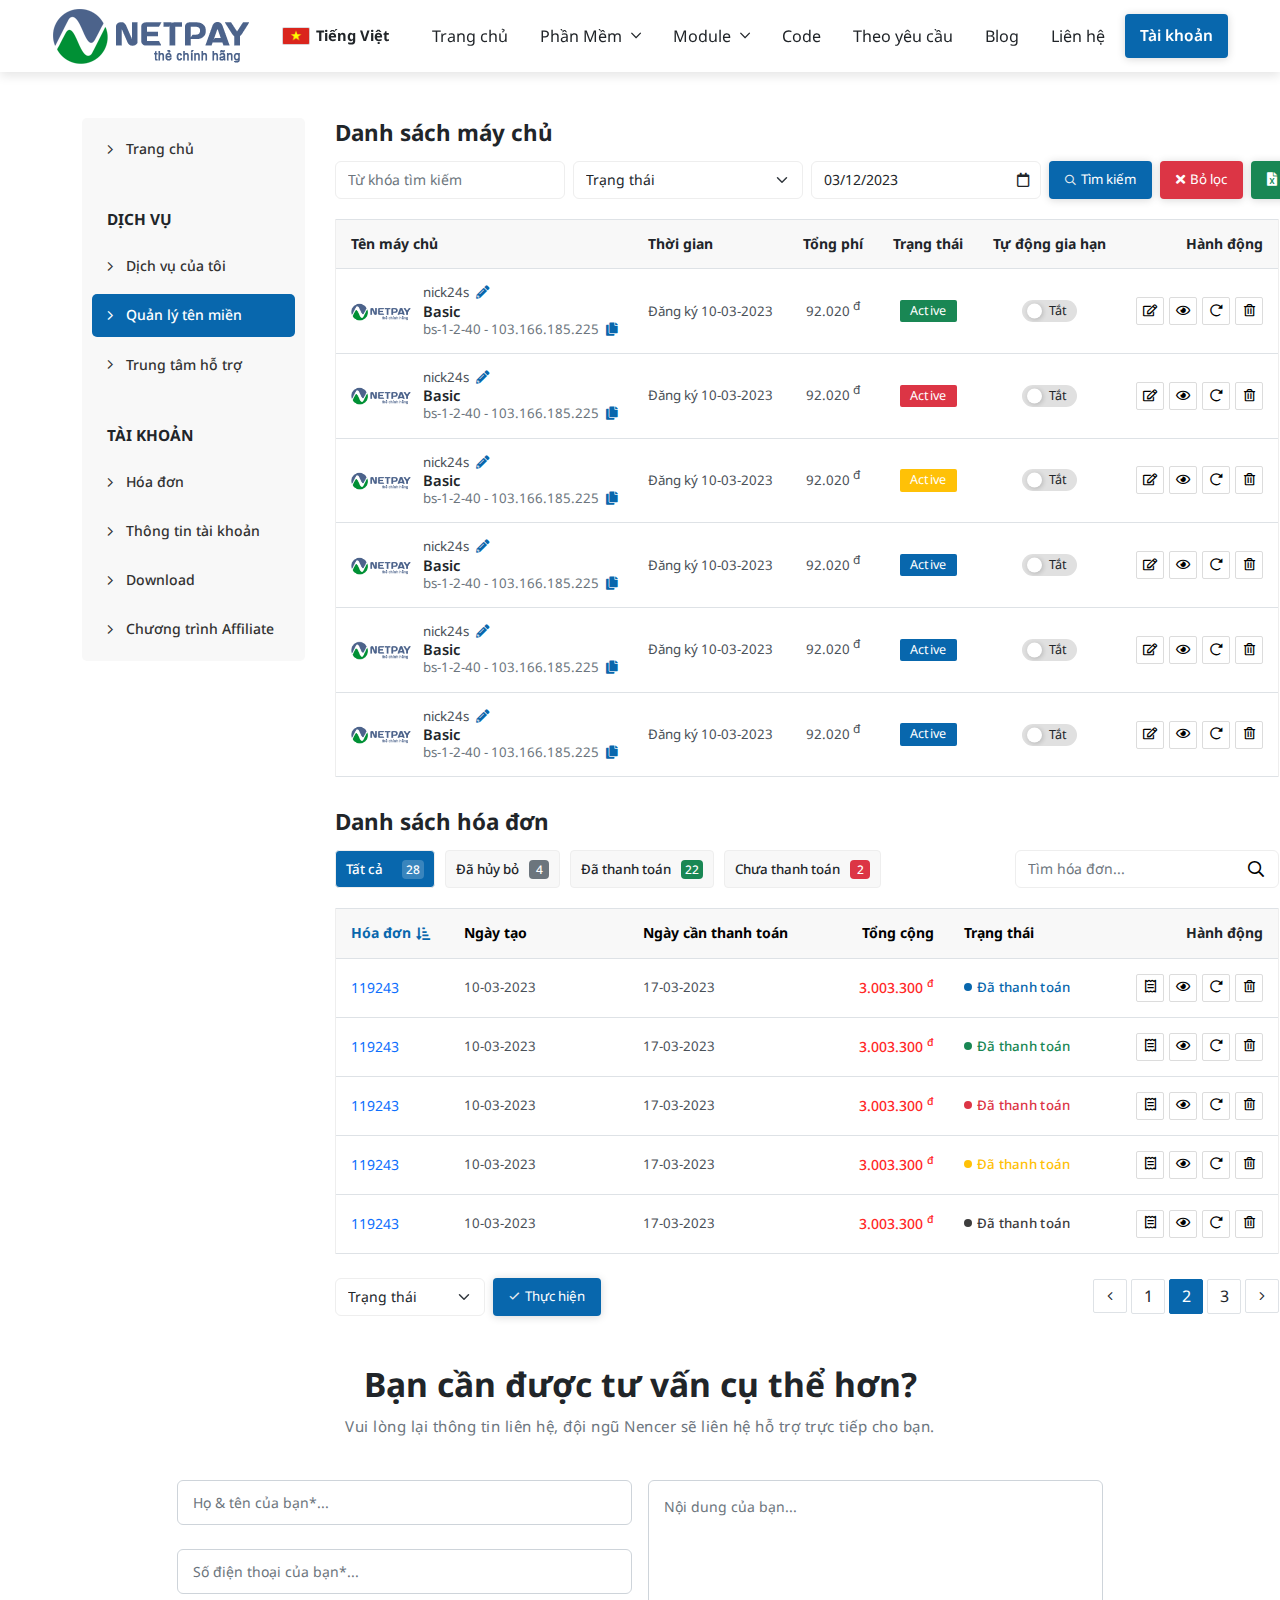
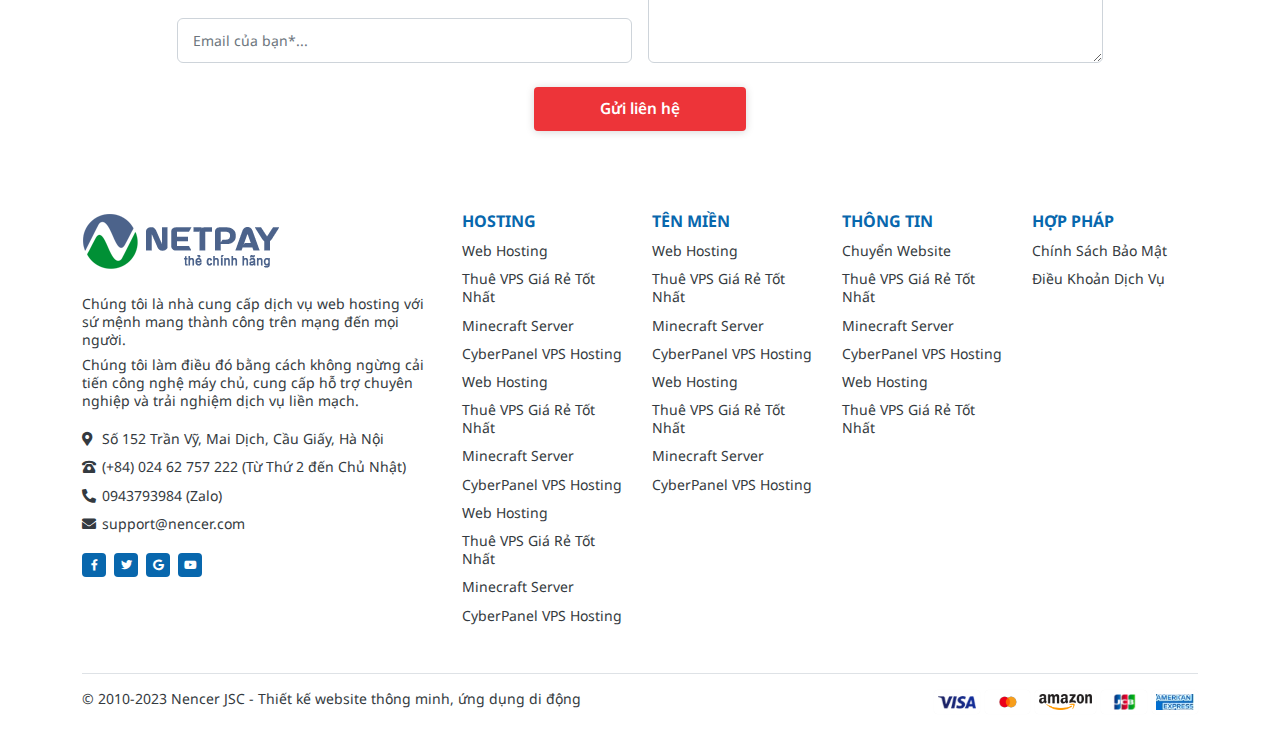
<file: dich-vu.html>
<!DOCTYPE html>
<html lang="vi">
<head>
	<meta charset="UTF-8">
	<meta name="viewport"
	      content="width=device-width, user-scalable=no, initial-scale=1.0, maximum-scale=1.0, minimum-scale=1.0">

	<title>Template Nencer</title>
	<meta name="description" content="Template Nencer">
	<meta name="author" content="">

	<meta property="og:title" content="Template Nencer">
	<meta property="og:type" content="website">
	<meta property="og:url" content="">
	<meta property="og:description" content="Template Nencer">
	<meta property="og:image" content="">

	<link rel="preconnect" href="https://fonts.googleapis.com">
	<link rel="preconnect" href="https://fonts.gstatic.com" crossorigin>
	<link href="https://fonts.googleapis.com/css2?family=Noto+Sans:ital,wght@0,100;0,200;0,300;0,400;0,500;0,600;0,700;0,800;0,900;1,100;1,200;1,300;1,400;1,500;1,600;1,700;1,800;1,900&display=swap"
	      rel="stylesheet">

	<link rel="icon" href="./assets/images/favicon.png">
	<link rel="apple-touch-icon" href="./assets/images/favicon.png">
	<link rel="stylesheet" href="./assets/plugins/bootstrap/css/bootstrap.min.css">
	<link rel="stylesheet" href="./assets/plugins/swiper/swiper-bundle.min.css">
	<link rel="stylesheet" href="./assets/plugins/fancybox/fancybox.min.css">
	<link rel="stylesheet" href="./assets/fonts/fontawesome/css/all.min.css">
	<link rel="stylesheet" href="./assets/css/base.css">
	<link rel="stylesheet" href="./assets/css/style.css">

	<style>
        :root {
            --primary-color: #0867AD;
            --primary-hover: #0b3375;
            --primary-rgb: 8, 103, 173;

            --secondary-color: #ED3439;
            --secondary-hover: #c62a2e;
            --secondary-rgb: 237, 52, 57;
        }
	</style>
</head>
<body>

<div id="header" class="header is-page is-sticky">
	<div class="header-main">
		<div class="container-fluid">
			<div class="header-grid">
				<div class="header-logo">
					<a href="" class="d-inline-block align-middle">
						<img src="./assets/images/netpay-white.png" class="img-fluid header-logo_is--noSticky" alt="">
						<img src="./assets/images/logo.png" class="img-fluid header-logo_is--sticky" alt="">
					</a>
				</div>
				<div class="header-language">
					<a href="javascript:void(0)" class="header-language_button">
						<img src="./assets/images/language/vn.webp" class="img-fluid" alt="">
						<span>
							Tiếng Việt
						</span>
					</a>
					<div class="header-language_list">
						<a href="javascript:void(0)" class="header-language_list--item">
							<img src="./assets/images/language/vn.webp" class="img-fluid" alt="">
							Tiếng Việt
						</a>
						<a href="javascript:void(0)" class="header-language_list--item">
							<img src="./assets/images/language/en.webp" class="img-fluid" alt="">
							English
						</a>
						<a href="javascript:void(0)" class="header-language_list--item">
							<img src="./assets/images/language/cn.webp" class="img-fluid" alt="">
							中国
						</a>
					</div>
				</div>
				<div class="header-navigation">
					<div class="header-navigation_logo d-lg-none">
						<a href="" class="d-inline-flex align-middle">
							<img src="./assets/images/logo.png" class="img-fluid" alt="">
						</a>
						<button type="button" class="close-navigation" id="close-navigation">
							<i class="fal fa-times"></i>
						</button>
					</div>
					<ul class="header-navigation_list">
						<li class="header-navigation_item">
							<a href="" class="header-navigation_item--link">
								Trang chủ
							</a>
						</li>
						<li class="header-navigation_item">
							<a href="javascript:void(0)" class="header-navigation_item--link">
								Phần Mềm
								<i class="fal fa-angle-down header-navigation_item--icon"></i>
							</a>
							<ul class="header-navigation_sub--list">
								<li class="header-navigation_sub--item">
									<a href="" class="header-navigation_sub--item---link">
										<i class="fas fa-cloud"></i>
										<div class="header-navigation_sub--item---content">
											<div class="header-navigation_sub--item---content_title">
												Phần mềm
											</div>
											<div class="header-navigation_sub--item---content_description">
												Cung cấp phần mềm lớn và trung bình
											</div>
										</div>
									</a>
								</li>
								<li class="header-navigation_sub--item">
									<a href="" class="header-navigation_sub--item---link">
										<i class="fas fa-cloud"></i>
										<div class="header-navigation_sub--item---content">
											<div class="header-navigation_sub--item---content_title">
												Phần mềm
											</div>
											<div class="header-navigation_sub--item---content_description">
												Cung cấp phần mềm lớn và trung bình
											</div>
										</div>
									</a>
								</li>
								<li class="header-navigation_sub--item">
									<a href="" class="header-navigation_sub--item---link">
										<i class="fas fa-cloud"></i>
										<div class="header-navigation_sub--item---content">
											<div class="header-navigation_sub--item---content_title">
												Phần mềm
											</div>
											<div class="header-navigation_sub--item---content_description">
												Cung cấp phần mềm lớn và trung bình
											</div>
										</div>
									</a>
								</li>
								<li class="header-navigation_sub--item">
									<a href="" class="header-navigation_sub--item---link">
										<i class="fas fa-cloud"></i>
										<div class="header-navigation_sub--item---content">
											<div class="header-navigation_sub--item---content_title">
												Phần mềm
											</div>
											<div class="header-navigation_sub--item---content_description">
												Cung cấp phần mềm lớn và trung bình
											</div>
										</div>
									</a>
								</li>
								<li class="header-navigation_sub--item">
									<a href="" class="header-navigation_sub--item---link">
										<i class="fas fa-cloud"></i>
										<div class="header-navigation_sub--item---content">
											<div class="header-navigation_sub--item---content_title">
												Phần mềm
											</div>
											<div class="header-navigation_sub--item---content_description">
												Cung cấp phần mềm lớn và trung bình
											</div>
										</div>
									</a>
								</li>
							</ul>
						</li>
						<li class="header-navigation_item">
							<a href="javascript:void(0)" class="header-navigation_item--link">
								Module
								<i class="fal fa-angle-down header-navigation_item--icon"></i>
							</a>
							<ul class="header-navigation_sub--list">
								<li class="header-navigation_sub--item">
									<a href="" class="header-navigation_sub--item---link">
										<i class="fas fa-cloud"></i>
										<div class="header-navigation_sub--item---content">
											<div class="header-navigation_sub--item---content_title">
												Module
											</div>
											<div class="header-navigation_sub--item---content_description">
												Cung cấp Module lớn và trung bình
											</div>
										</div>
									</a>
								</li>
								<li class="header-navigation_sub--item">
									<a href="" class="header-navigation_sub--item---link">
										<i class="fas fa-cloud"></i>
										<div class="header-navigation_sub--item---content">
											<div class="header-navigation_sub--item---content_title">
												Module
											</div>
											<div class="header-navigation_sub--item---content_description">
												Cung cấp Module lớn và trung bình
											</div>
										</div>
									</a>
								</li>
								<li class="header-navigation_sub--item">
									<a href="" class="header-navigation_sub--item---link">
										<i class="fas fa-cloud"></i>
										<div class="header-navigation_sub--item---content">
											<div class="header-navigation_sub--item---content_title">
												Module
											</div>
											<div class="header-navigation_sub--item---content_description">
												Cung cấp Module lớn và trung bình
											</div>
										</div>
									</a>
								</li>
								<li class="header-navigation_sub--item">
									<a href="" class="header-navigation_sub--item---link">
										<i class="fas fa-cloud"></i>
										<div class="header-navigation_sub--item---content">
											<div class="header-navigation_sub--item---content_title">
												Module
											</div>
											<div class="header-navigation_sub--item---content_description">
												Cung cấp Module lớn và trung bình
											</div>
										</div>
									</a>
								</li>
								<li class="header-navigation_sub--item">
									<a href="" class="header-navigation_sub--item---link">
										<i class="fas fa-cloud"></i>
										<div class="header-navigation_sub--item---content">
											<div class="header-navigation_sub--item---content_title">
												Module
											</div>
											<div class="header-navigation_sub--item---content_description">
												Cung cấp Module lớn và trung bình
											</div>
										</div>
									</a>
								</li>
							</ul>
						</li>
						<li class="header-navigation_item">
							<a href="" class="header-navigation_item--link">
								Code
							</a>
						</li>
						<li class="header-navigation_item">
							<a href="" class="header-navigation_item--link">
								Theo yêu cầu
							</a>
						</li>
						<li class="header-navigation_item">
							<a href="" class="header-navigation_item--link">
								Blog
							</a>
						</li>
						<li class="header-navigation_item">
							<a href="" class="header-navigation_item--link">
								Liên hệ
							</a>
						</li>
					</ul>
				</div>
				<div class="header-account">
					<!--
					---
					--- Chưa đăng nhập
					---
					<div class="header-account_button">
						<a href="" class="button-theme button-theme_secondary d-lg-inline-flex d-none">
							Đăng nhập
						</a>
						<a href="" class="d-block d-lg-none">
							<i class="fas fa-user-alt"></i>
						</a>
					</div>
					-->

					<!--
					---
					--- Đã đăng nhập
					---
					-->
					<div class="header-account_list">
						<a href="javascript:void(0)"
						   class="button-theme button-theme_secondary d-lg-inline-flex d-none">
							Tài khoản
						</a>
						<a href="javascript:void(0)" class="d-block d-lg-none">
							<i class="fas fa-user-alt"></i>
						</a>
						<ul class="list-unstyled mb-0">
							<li class="header-account_list--header">
								Xin chào,
								<br>
								<b>Nguyễn Văn A</b>
							</li>
							<li class="header-account_list--item">
								<a href="">
									<i class="fas fa-user"></i>
									Thông tin tài khoản
								</a>
							</li>
							<li class="header-account_list--item">
								<a href="">
									<i class="fas fa-clipboard-list"></i>
									Lịch sử mua hàng
								</a>
							</li>
							<li class="header-account_list--item">
								<a href="">
									<i class="fas fa-lock-alt"></i>
									Đổi mật khẩu
								</a>
							</li>
							<li class="header-account_list--bottom">
								<a href="">
									Đăng xuất
								</a>
							</li>
						</ul>
					</div>
				</div>
				<div class="header-hamburger d-block d-lg-none">
					<div class="hamburger" id="call-navigation">
						<span></span>
					</div>
				</div>
			</div>
		</div>
	</div>
	<div class="header-overlay" id="header-overlay"></div>
</div>
<div id="main" class="main page-main">
	<div class="section-gap_small">
		<div class="container">
			<div class="service-wrapper">
				<div class="service-sidebar">
					<div class="service-sidebar_item">
						<div class="service-sidebar_list">
							<ul class="list-unstyled mb-0">
								<li>
									<a href="">
										<i class="fal fa-angle-right"></i> Trang chủ
									</a>
								</li>
							</ul>
						</div>
					</div>
					<div class="service-sidebar_item">
						<div class="service-sidebar_title">
							Dịch vụ
						</div>
						<div class="service-sidebar_list">
							<ul class="list-unstyled mb-0">
								<li>
									<a href="">
										<i class="fal fa-angle-right"></i> Dịch vụ của tôi
									</a>
								</li>
								<li>
									<a href="" class="active">
										<i class="fal fa-angle-right"></i> Quản lý tên miền
									</a>
								</li>
								<li>
									<a href="">
										<i class="fal fa-angle-right"></i> Trung tâm hỗ trợ
									</a>
								</li>
							</ul>
						</div>
					</div>
					<div class="service-sidebar_item">
						<div class="service-sidebar_title">
							Tài khoản
						</div>
						<div class="service-sidebar_list">
							<ul class="list-unstyled mb-0">
								<li>
									<a href="">
										<i class="fal fa-angle-right"></i> Hóa đơn
									</a>
								</li>
								<li>
									<a href="">
										<i class="fal fa-angle-right"></i> Thông tin tài khoản
									</a>
								</li>
								<li>
									<a href="">
										<i class="fal fa-angle-right"></i> Download
									</a>
								</li>
								<li>
									<a href="">
										<i class="fal fa-angle-right"></i> Chương trình Affiliate
									</a>
								</li>
							</ul>
						</div>
					</div>
				</div>
				<div class="service-inner">
					<div class="service-tables">
						<div class="section-heading section-heading_gap--sm">
							<div class="section-heading_sub section-heading_btn">
								<div class="section-heading-hamburger d-block d-xl-none">
									<div class="hamburger" id="call-sidebar">
										<span></span>
									</div>
								</div>
								Danh sách máy chủ
							</div>
						</div>
						<div class="service-form">
							<form action="">
								<div class="row g-2">
									<div class="col-auto col-md-3 col-6">
										<div class="service-form_input">
											<input class="form-control" value="" name=""
											       placeholder="Từ khóa tìm kiếm">
										</div>
									</div>
									<div class="col-auto col-md-3 col-6">
										<div class="service-form_input">
											<select name="" class="form-control form-select">
												<option value="" selected="selected">Trạng thái</option>
												<option value="">Active</option>
												<option value="">Chưa active</option>
											</select>
										</div>
									</div>
									<div class="col-auto col-md-3 col-6">
										<div class="service-form_input service-form_icon">
											<input class="form-control" value="2023-03-12" name=""
											       type="date">
											<div class="icon-ios"><!-- Giữ lại cái này cho em nha --></div>
										</div>
									</div>
									<div class="col-12 col-xl-3">
										<div class="row g-2 flex-nowrap">
											<div class="col-auto">
												<button class="button-theme button-theme_primary"
												        type="submit">
													<span class="fal fa-search"></span>
													Tìm kiếm
												</button>
											</div>
											<div class="col-auto">
												<a class="button-theme button-theme_danger">
													<i class="fa fa-times"></i>
													Bỏ lọc
												</a>
											</div>
											<div class="col-auto">
												<button class="button-theme button-theme_success"
												        type="submit">
													<i class="fas fa-file-excel"></i>
												</button>
											</div>
										</div>
									</div>
								</div>
							</form>
						</div>
						<div class="table-responsive">
							<table class="table table-bordered align-middle mb-0 table-theme">
								<thead>
								<tr>
									<th style="width: 30%;">Tên máy chủ</th>
									<th style="width: 16%;">Thời gian</th>
									<th class="text-center" style="width: 12%;">Tổng phí</th>
									<th class="text-center" style="width: 12%;">Trạng thái</th>
									<th class="text-center" style="width: 15%;">Tự động gia hạn</th>
									<th class="text-end" style="width: 15%;">Hành động</th>
								</tr>
								</thead>
								<tbody>
								<tr>
									<td>
										<div class="table-theme_flex">
											<div class="table-theme_image">
												<img src="./assets/images/logo.png" alt="">
											</div>
											<div class="table-theme_content">
												<div class="table-theme_text">
													nick24s <a href=""><i class="fas fa-pencil-alt"></i></a>
												</div>
												<div class="table-theme_title">
													Basic
												</div>
												<div class="table-theme_desc text-nowrap">
													bs-1-2-40 - 103.166.185.225
													<a href="javascript:void(0)" class="copy-value"
													   data-value="103.166.185.225">
														<i class="fas fa-copy"></i>
													</a>
												</div>
											</div>
										</div>
									</td>
									<td>
										<div class="table-theme_text text-nowrap">
											Đăng ký 10-03-2023
										</div>
									</td>
									<td class="text-center">
										<div class="table-theme_text">
											92.020 <sup>đ</sup>
										</div>
									</td>
									<td class="text-center">
										<div class="table-theme_badge">
											<div class="badge bg-success">
												Active
											</div>
										</div>
									</td>
									<td class="text-center">
										<label for="table-row-1" class="table-theme_switch">
											<input type="checkbox" id="table-row-1"
											       class="table-theme_switch--input">
											<span class="table-theme_switch--text" data-on="Bật"
											      data-off="Tắt"></span>
											<span class="table-theme_switch--handle"></span>
										</label>
									</td>
									<td class="text-end">
										<div class="table-theme_buttons">
											<button type="button"
											        class="table-theme_buttons--item table-theme_buttons--theme">
												<i class="far fa-edit"></i>
											</button>
											<button type="button"
											        class="table-theme_buttons--item table-theme_buttons--success">
												<i class="far fa-eye"></i>
											</button>
											<button type="button"
											        class="table-theme_buttons--item table-theme_buttons--warning">
												<i class="far fa-redo-alt"></i>
											</button>
											<button type="button"
											        class="table-theme_buttons--item table-theme_buttons--danger">
												<i class="far fa-trash-alt"></i>
											</button>
										</div>
									</td>
								</tr>
								<tr>
									<td>
										<div class="table-theme_flex">
											<div class="table-theme_image">
												<img src="./assets/images/logo.png" alt="">
											</div>
											<div class="table-theme_content">
												<div class="table-theme_text">
													nick24s <a href=""><i class="fas fa-pencil-alt"></i></a>
												</div>
												<div class="table-theme_title">
													Basic
												</div>
												<div class="table-theme_desc text-nowrap">
													bs-1-2-40 - 103.166.185.225
													<a href="javascript:void(0)" class="copy-value"
													   data-value="103.166.185.225">
														<i class="fas fa-copy"></i>
													</a>
												</div>
											</div>
										</div>
									</td>
									<td>
										<div class="table-theme_text text-nowrap">
											Đăng ký 10-03-2023
										</div>
									</td>
									<td class="text-center">
										<div class="table-theme_text">
											92.020 <sup>đ</sup>
										</div>
									</td>
									<td class="text-center">
										<div class="table-theme_badge">
											<div class="badge bg-danger">
												Active
											</div>
										</div>
									</td>
									<td class="text-center">
										<label for="table-row-2" class="table-theme_switch">
											<input type="checkbox" id="table-row-2"
											       class="table-theme_switch--input">
											<span class="table-theme_switch--text" data-on="Bật"
											      data-off="Tắt"></span>
											<span class="table-theme_switch--handle"></span>
										</label>
									</td>
									<td class="text-end">
										<div class="table-theme_buttons">
											<button type="button"
											        class="table-theme_buttons--item table-theme_buttons--theme">
												<i class="far fa-edit"></i>
											</button>
											<button type="button"
											        class="table-theme_buttons--item table-theme_buttons--success">
												<i class="far fa-eye"></i>
											</button>
											<button type="button"
											        class="table-theme_buttons--item table-theme_buttons--warning">
												<i class="far fa-redo-alt"></i>
											</button>
											<button type="button"
											        class="table-theme_buttons--item table-theme_buttons--danger">
												<i class="far fa-trash-alt"></i>
											</button>
										</div>
									</td>
								</tr>
								<tr>
									<td>
										<div class="table-theme_flex">
											<div class="table-theme_image">
												<img src="./assets/images/logo.png" alt="">
											</div>
											<div class="table-theme_content">
												<div class="table-theme_text">
													nick24s <a href=""><i class="fas fa-pencil-alt"></i></a>
												</div>
												<div class="table-theme_title">
													Basic
												</div>
												<div class="table-theme_desc text-nowrap">
													bs-1-2-40 - 103.166.185.225
													<a href="javascript:void(0)" class="copy-value"
													   data-value="103.166.185.225">
														<i class="fas fa-copy"></i>
													</a>
												</div>
											</div>
										</div>
									</td>
									<td>
										<div class="table-theme_text text-nowrap">
											Đăng ký 10-03-2023
										</div>
									</td>
									<td class="text-center">
										<div class="table-theme_text">
											92.020 <sup>đ</sup>
										</div>
									</td>
									<td class="text-center">
										<div class="table-theme_badge">
											<div class="badge bg-warning">
												Active
											</div>
										</div>
									</td>
									<td class="text-center">
										<label for="table-row-3" class="table-theme_switch">
											<input type="checkbox" id="table-row-3"
											       class="table-theme_switch--input">
											<span class="table-theme_switch--text" data-on="Bật"
											      data-off="Tắt"></span>
											<span class="table-theme_switch--handle"></span>
										</label>
									</td>
									<td class="text-end">
										<div class="table-theme_buttons">
											<button type="button"
											        class="table-theme_buttons--item table-theme_buttons--theme">
												<i class="far fa-edit"></i>
											</button>
											<button type="button"
											        class="table-theme_buttons--item table-theme_buttons--success">
												<i class="far fa-eye"></i>
											</button>
											<button type="button"
											        class="table-theme_buttons--item table-theme_buttons--warning">
												<i class="far fa-redo-alt"></i>
											</button>
											<button type="button"
											        class="table-theme_buttons--item table-theme_buttons--danger">
												<i class="far fa-trash-alt"></i>
											</button>
										</div>
									</td>
								</tr>
								<tr>
									<td>
										<div class="table-theme_flex">
											<div class="table-theme_image">
												<img src="./assets/images/logo.png" alt="">
											</div>
											<div class="table-theme_content">
												<div class="table-theme_text">
													nick24s <a href=""><i class="fas fa-pencil-alt"></i></a>
												</div>
												<div class="table-theme_title">
													Basic
												</div>
												<div class="table-theme_desc text-nowrap">
													bs-1-2-40 - 103.166.185.225
													<a href="javascript:void(0)" class="copy-value"
													   data-value="103.166.185.225">
														<i class="fas fa-copy"></i>
													</a>
												</div>
											</div>
										</div>
									</td>
									<td>
										<div class="table-theme_text text-nowrap">
											Đăng ký 10-03-2023
										</div>
									</td>
									<td class="text-center">
										<div class="table-theme_text">
											92.020 <sup>đ</sup>
										</div>
									</td>
									<td class="text-center">
										<div class="table-theme_badge">
											<div class="badge badge-primary_theme">
												Active
											</div>
										</div>
									</td>
									<td class="text-center">
										<label for="table-row-4" class="table-theme_switch">
											<input type="checkbox" id="table-row-4"
											       class="table-theme_switch--input">
											<span class="table-theme_switch--text" data-on="Bật"
											      data-off="Tắt"></span>
											<span class="table-theme_switch--handle"></span>
										</label>
									</td>
									<td class="text-end">
										<div class="table-theme_buttons">
											<button type="button"
											        class="table-theme_buttons--item table-theme_buttons--theme">
												<i class="far fa-edit"></i>
											</button>
											<button type="button"
											        class="table-theme_buttons--item table-theme_buttons--success">
												<i class="far fa-eye"></i>
											</button>
											<button type="button"
											        class="table-theme_buttons--item table-theme_buttons--warning">
												<i class="far fa-redo-alt"></i>
											</button>
											<button type="button"
											        class="table-theme_buttons--item table-theme_buttons--danger">
												<i class="far fa-trash-alt"></i>
											</button>
										</div>
									</td>
								</tr>
								<tr>
									<td>
										<div class="table-theme_flex">
											<div class="table-theme_image">
												<img src="./assets/images/logo.png" alt="">
											</div>
											<div class="table-theme_content">
												<div class="table-theme_text">
													nick24s <a href=""><i class="fas fa-pencil-alt"></i></a>
												</div>
												<div class="table-theme_title">
													Basic
												</div>
												<div class="table-theme_desc text-nowrap">
													bs-1-2-40 - 103.166.185.225
													<a href="javascript:void(0)" class="copy-value"
													   data-value="103.166.185.225">
														<i class="fas fa-copy"></i>
													</a>
												</div>
											</div>
										</div>
									</td>
									<td>
										<div class="table-theme_text text-nowrap">
											Đăng ký 10-03-2023
										</div>
									</td>
									<td class="text-center">
										<div class="table-theme_text">
											92.020 <sup>đ</sup>
										</div>
									</td>
									<td class="text-center">
										<div class="table-theme_badge">
											<div class="badge badge-primary_theme">
												Active
											</div>
										</div>
									</td>
									<td class="text-center">
										<label for="table-row-5" class="table-theme_switch">
											<input type="checkbox" id="table-row-5"
											       class="table-theme_switch--input">
											<span class="table-theme_switch--text" data-on="Bật"
											      data-off="Tắt"></span>
											<span class="table-theme_switch--handle"></span>
										</label>
									</td>
									<td class="text-end">
										<div class="table-theme_buttons">
											<button type="button"
											        class="table-theme_buttons--item table-theme_buttons--theme">
												<i class="far fa-edit"></i>
											</button>
											<button type="button"
											        class="table-theme_buttons--item table-theme_buttons--success">
												<i class="far fa-eye"></i>
											</button>
											<button type="button"
											        class="table-theme_buttons--item table-theme_buttons--warning">
												<i class="far fa-redo-alt"></i>
											</button>
											<button type="button"
											        class="table-theme_buttons--item table-theme_buttons--danger">
												<i class="far fa-trash-alt"></i>
											</button>
										</div>
									</td>
								</tr>
								<tr>
									<td>
										<div class="table-theme_flex">
											<div class="table-theme_image">
												<img src="./assets/images/logo.png" alt="">
											</div>
											<div class="table-theme_content">
												<div class="table-theme_text">
													nick24s <a href=""><i class="fas fa-pencil-alt"></i></a>
												</div>
												<div class="table-theme_title">
													Basic
												</div>
												<div class="table-theme_desc text-nowrap">
													bs-1-2-40 - 103.166.185.225
													<a href="javascript:void(0)" class="copy-value"
													   data-value="103.166.185.225">
														<i class="fas fa-copy"></i>
													</a>
												</div>
											</div>
										</div>
									</td>
									<td>
										<div class="table-theme_text text-nowrap">
											Đăng ký 10-03-2023
										</div>
									</td>
									<td class="text-center">
										<div class="table-theme_text">
											92.020 <sup>đ</sup>
										</div>
									</td>
									<td class="text-center">
										<div class="table-theme_badge">
											<div class="badge badge-primary_theme">
												Active
											</div>
										</div>
									</td>
									<td class="text-center">
										<label for="table-row-6" class="table-theme_switch">
											<input type="checkbox" id="table-row-6"
											       class="table-theme_switch--input">
											<span class="table-theme_switch--text" data-on="Bật"
											      data-off="Tắt"></span>
											<span class="table-theme_switch--handle"></span>
										</label>
									</td>
									<td class="text-end">
										<div class="table-theme_buttons">
											<button type="button"
											        class="table-theme_buttons--item table-theme_buttons--theme">
												<i class="far fa-edit"></i>
											</button>
											<button type="button"
											        class="table-theme_buttons--item table-theme_buttons--success">
												<i class="far fa-eye"></i>
											</button>
											<button type="button"
											        class="table-theme_buttons--item table-theme_buttons--warning">
												<i class="far fa-redo-alt"></i>
											</button>
											<button type="button"
											        class="table-theme_buttons--item table-theme_buttons--danger">
												<i class="far fa-trash-alt"></i>
											</button>
										</div>
									</td>
								</tr>
								</tbody>
							</table>
						</div>
					</div>
					<div class="service-tables">
						<div class="section-heading section-heading_gap--sm">
							<div class="section-heading_sub">
								Danh sách hóa đơn
							</div>
						</div>
						<div class="service-filter">
							<div class="service-filter_wrapper">
								<div class="service-filter_tab">
									<a href="javascript:void(0)"
									   class="service-filter_tab--item service-filter_tab--primary active">
										Tất cả <span>28</span>
									</a>
								</div>
								<div class="service-filter_tab">
									<a href="javascript:void(0)"
									   class="service-filter_tab--item service-filter_tab--secondary">
										Đã hủy bỏ <span>4</span>
									</a>
								</div>
								<div class="service-filter_tab">
									<a href="javascript:void(0)"
									   class="service-filter_tab--item service-filter_tab--success">
										Đã thanh toán <span>22</span>
									</a>
								</div>
								<div class="service-filter_tab">
									<a href="javascript:void(0)"
									   class="service-filter_tab--item service-filter_tab--danger">
										Chưa thanh toán <span>2</span>
									</a>
								</div>
							</div>
							<div class="service-form">
								<form action="">
									<div class="service-form_input service-form_button">
										<input type="text" class="form-control" placeholder="Tìm hóa đơn...">
										<button type="submit"><i class="far fa-search"></i></button>
									</div>
								</form>
							</div>
						</div>
						<div class="table-responsive">
							<table class="table table-bordered align-middle mb-0 table-theme">
								<thead>
								<tr>
									<th style="width: 12%;">
										<button type="button" class="table-theme_sort active" data-sort="down">
											Hóa đơn
											<i class="fas fa-sort-amount-down-alt table-theme_sort--icon"></i>
										</button>
									</th>
									<th style="width: 19%;">
										<button type="button" class="table-theme_sort">
											Ngày tạo
											<i class="fas fa-sort-amount-down-alt table-theme_sort--icon"></i>
										</button>
									</th>
									<th style="width: 20%;">
										<button type="button" class="table-theme_sort">
											Ngày cần thanh toán
											<i class="fas fa-sort-amount-down-alt table-theme_sort--icon"></i>
										</button>
									</th>
									<th style="width: 14%;">
										<button type="button" class="table-theme_sort justify-content-end">
											Tổng cộng
											<i class="fas fa-sort-amount-down-alt table-theme_sort--icon"></i>
										</button>
									</th>
									<th style="width: 17%;">
										<button type="button" class="table-theme_sort">
											Trạng thái
											<i class="fas fa-sort-amount-down-alt table-theme_sort--icon"></i>
										</button>
									</th>
									<th class="text-end" style="width: 18%;">Hành động</th>
								</tr>
								</thead>
								<tbody>
								<tr>
									<td>
										<div class="table-theme_link">
											<a href="">
												119243
											</a>
										</div>
									</td>
									<td>
										<div class="table-theme_text text-nowrap">
											10-03-2023
										</div>
									</td>
									<td>
										<div class="table-theme_text text-nowrap">
											17-03-2023
										</div>
									</td>
									<td class="text-end">
										<div class="table-theme_price text-nowrap">
											3.003.300 <sup>đ</sup>
										</div>
									</td>
									<td>
										<div class="table-theme_status table-theme_status--primary text-nowrap">
											Đã thanh toán
										</div>
									</td>
									<td class="text-end">
										<div class="table-theme_buttons">
											<button type="button"
											        class="table-theme_buttons--item table-theme_buttons--theme">
												<i class="far fa-receipt"></i>
											</button>
											<button type="button"
											        class="table-theme_buttons--item table-theme_buttons--success">
												<i class="far fa-eye"></i>
											</button>
											<button type="button"
											        class="table-theme_buttons--item table-theme_buttons--warning">
												<i class="far fa-redo-alt"></i>
											</button>
											<button type="button"
											        class="table-theme_buttons--item table-theme_buttons--danger">
												<i class="far fa-trash-alt"></i>
											</button>
										</div>
									</td>
								</tr>
								<tr>
									<td>
										<div class="table-theme_link">
											<a href="">
												119243
											</a>
										</div>
									</td>
									<td>
										<div class="table-theme_text text-nowrap">
											10-03-2023
										</div>
									</td>
									<td>
										<div class="table-theme_text text-nowrap">
											17-03-2023
										</div>
									</td>
									<td class="text-end">
										<div class="table-theme_price text-nowrap">
											3.003.300 <sup>đ</sup>
										</div>
									</td>
									<td>
										<div class="table-theme_status table-theme_status--success text-nowrap">
											Đã thanh toán
										</div>
									</td>
									<td class="text-end">
										<div class="table-theme_buttons">
											<button type="button"
											        class="table-theme_buttons--item table-theme_buttons--theme">
												<i class="far fa-receipt"></i>
											</button>
											<button type="button"
											        class="table-theme_buttons--item table-theme_buttons--success">
												<i class="far fa-eye"></i>
											</button>
											<button type="button"
											        class="table-theme_buttons--item table-theme_buttons--warning">
												<i class="far fa-redo-alt"></i>
											</button>
											<button type="button"
											        class="table-theme_buttons--item table-theme_buttons--danger">
												<i class="far fa-trash-alt"></i>
											</button>
										</div>
									</td>
								</tr>
								<tr>
									<td>
										<div class="table-theme_link">
											<a href="">
												119243
											</a>
										</div>
									</td>
									<td>
										<div class="table-theme_text text-nowrap">
											10-03-2023
										</div>
									</td>
									<td>
										<div class="table-theme_text text-nowrap">
											17-03-2023
										</div>
									</td>
									<td class="text-end">
										<div class="table-theme_price text-nowrap">
											3.003.300 <sup>đ</sup>
										</div>
									</td>
									<td>
										<div class="table-theme_status table-theme_status--danger text-nowrap">
											Đã thanh toán
										</div>
									</td>
									<td class="text-end">
										<div class="table-theme_buttons">
											<button type="button"
											        class="table-theme_buttons--item table-theme_buttons--theme">
												<i class="far fa-receipt"></i>
											</button>
											<button type="button"
											        class="table-theme_buttons--item table-theme_buttons--success">
												<i class="far fa-eye"></i>
											</button>
											<button type="button"
											        class="table-theme_buttons--item table-theme_buttons--warning">
												<i class="far fa-redo-alt"></i>
											</button>
											<button type="button"
											        class="table-theme_buttons--item table-theme_buttons--danger">
												<i class="far fa-trash-alt"></i>
											</button>
										</div>
									</td>
								</tr>
								<tr>
									<td>
										<div class="table-theme_link">
											<a href="">
												119243
											</a>
										</div>
									</td>
									<td>
										<div class="table-theme_text text-nowrap">
											10-03-2023
										</div>
									</td>
									<td>
										<div class="table-theme_text text-nowrap">
											17-03-2023
										</div>
									</td>
									<td class="text-end">
										<div class="table-theme_price text-nowrap">
											3.003.300 <sup>đ</sup>
										</div>
									</td>
									<td>
										<div class="table-theme_status table-theme_status--warning text-nowrap">
											Đã thanh toán
										</div>
									</td>
									<td class="text-end">
										<div class="table-theme_buttons">
											<button type="button"
											        class="table-theme_buttons--item table-theme_buttons--theme">
												<i class="far fa-receipt"></i>
											</button>
											<button type="button"
											        class="table-theme_buttons--item table-theme_buttons--success">
												<i class="far fa-eye"></i>
											</button>
											<button type="button"
											        class="table-theme_buttons--item table-theme_buttons--warning">
												<i class="far fa-redo-alt"></i>
											</button>
											<button type="button"
											        class="table-theme_buttons--item table-theme_buttons--danger">
												<i class="far fa-trash-alt"></i>
											</button>
										</div>
									</td>
								</tr>
								<tr>
									<td>
										<div class="table-theme_link">
											<a href="">
												119243
											</a>
										</div>
									</td>
									<td>
										<div class="table-theme_text text-nowrap">
											10-03-2023
										</div>
									</td>
									<td>
										<div class="table-theme_text text-nowrap">
											17-03-2023
										</div>
									</td>
									<td class="text-end">
										<div class="table-theme_price text-nowrap">
											3.003.300 <sup>đ</sup>
										</div>
									</td>
									<td>
										<div class="table-theme_status text-nowrap">
											Đã thanh toán
										</div>
									</td>
									<td class="text-end">
										<div class="table-theme_buttons">
											<button type="button"
											        class="table-theme_buttons--item table-theme_buttons--theme">
												<i class="far fa-receipt"></i>
											</button>
											<button type="button"
											        class="table-theme_buttons--item table-theme_buttons--success">
												<i class="far fa-eye"></i>
											</button>
											<button type="button"
											        class="table-theme_buttons--item table-theme_buttons--warning">
												<i class="far fa-redo-alt"></i>
											</button>
											<button type="button"
											        class="table-theme_buttons--item table-theme_buttons--danger">
												<i class="far fa-trash-alt"></i>
											</button>
										</div>
									</td>
								</tr>
								</tbody>
							</table>
						</div>
						<div class="service-actions pt-4">
							<div class="service-form w-50">
								<form action="">
									<div class="row g-2 w-100">
										<div class="col-lg-4 col-8">
											<div class="service-form_input">
												<select name="" class="form-control form-select">
													<option value="" selected="selected">Trạng thái</option>
													<option value="">Active</option>
													<option value="">Chưa active</option>
												</select>
											</div>
										</div>
										<div class="col-4 col-lg-3">
											<div class="row g-2 flex-nowrap">
												<div class="col-auto">
													<button class="button-theme button-theme_primary"
													        type="submit">
														<span class="fal fa-check"></span>
														Thực hiện
													</button>
												</div>
											</div>
										</div>
									</div>
								</form>
							</div>
							<div class="section-pagination">
								<ul class="pagination">
									<li class="page-item"><a class="page-link" href="#"><i
											class="fal fa-angle-left"></i></a></li>
									<li class="page-item"><a class="page-link" href="#">1</a></li>
									<li class="page-item active"><a class="page-link" href="#">2</a></li>
									<li class="page-item"><a class="page-link" href="#">3</a></li>
									<li class="page-item"><a class="page-link" href="#"><i
											class="fal fa-angle-right"></i></a></li>
								</ul>
							</div>
						</div>
					</div>
				</div>
			</div>
		</div>
	</div>
	<div class="section-form">
		<div class="container">
			<div class="row">
				<div class="section-heading section-heading_gap">
					<h2 class="section-heading_title">
						Bạn cần được tư vấn cụ thể hơn?
					</h2>
					<div class="section-heading_description">
						Vui lòng lại thông tin liên hệ, đội ngũ Nencer sẽ liên hệ hỗ trợ trực tiếp cho bạn.
					</div>
				</div>
				<div class="form-inner">
					<div class="row justify-content-center">
						<div class="col-lg-10">
							<div class="row gy-4 g-lg-3">
								<div class="col-lg-6">
									<div class="form-inner_item">
										<input type="text" class="form-control" placeholder="Họ & tên của bạn*..."
										       required>
									</div>
									<div class="form-inner_item">
										<input type="text" class="form-control"
										       placeholder="Số điện thoại của bạn*..."
										       required>
									</div>
									<div class="form-inner_item">
										<input type="text" class="form-control" placeholder="Email của bạn*..."
										       required>
									</div>
								</div>
								<div class="col-lg-6">
									<div class="form-inner_item h-100">
										<textarea name="" class="form-control" placeholder="Nội dung của bạn... "
										          rows="6"></textarea>
									</div>
								</div>
								<div class="col-12 mt-4 text-center">
									<button type="submit" class="button-theme button-theme_secondary">Gửi liên hệ
									</button>
								</div>
							</div>
						</div>
					</div>
				</div>
			</div>
		</div>
	</div>
</div>

<footer id="footer" class="footer">
	<div class="container">
		<div class="footer-top">
			<div class="row">
				<div class="col-xl-4">
					<div class="footer-item">
						<div class="footer-logo">
							<a href="/" class="d-inline-block align-middle">
								<img src="./assets/images/logo.png" class="img-fluid" alt="">
							</a>
						</div>
						<div class="footer-text">
							<p>
								Chúng tôi là nhà cung cấp dịch vụ web hosting với sứ mệnh mang thành công trên mạng đến
								mọi người.
							</p>
							<p>
								Chúng tôi làm điều đó bằng cách không ngừng cải tiến công nghệ máy chủ, cung cấp hỗ trợ
								chuyên nghiệp và trải nghiệm dịch vụ liền mạch.
							</p>
						</div>
						<ul class="footer-list list-unstyled mb-0">
							<li class="footer-list_item">
								<a href="" class="footer-list_item--link">
									<i class="fas fa-map-marker-alt"></i>Số 152 Trần Vỹ, Mai Dịch, Cầu Giấy, Hà Nội
								</a>
							</li>
							<li class="footer-list_item">
								<a href="" class="footer-list_item--link">
									<i class="fas fa-phone-rotary"></i>(+84) 024 62 757 222 (Từ Thứ 2 đến Chủ Nhật)
								</a>
							</li>
							<li class="footer-list_item">
								<a href="" class="footer-list_item--link">
									<i class="fas fa-phone-alt"></i>0943793984 (Zalo)
								</a>
							</li>
							<li class="footer-list_item">
								<a href="" class="footer-list_item--link">
									<i class="fas fa-envelope"></i>support@nencer.com
								</a>
							</li>
						</ul>
						<ul class="footer-social list-unstyled mb-0 d-flex align-items-center justify-content-start">
							<li class="footer-social_item">
								<a href="fb.com/admin" class="footer-social_item--link">
									<i class="fab fa-facebook-f"></i>
								</a>
							</li>
							<li class="footer-social_item">
								<a href="fb.com/admin" class="footer-social_item--link">
									<i class="fab fa-twitter"></i>
								</a>
							</li>
							<li class="footer-social_item">
								<a href="fb.com/admin" class="footer-social_item--link">
									<i class="fab fa-google"></i>
								</a>
							</li>
							<li class="footer-social_item">
								<a href="https://www.youtube.com/watch?v=neCmEbI2VWg" class="footer-social_item--link">
									<i class="fab fa-youtube"></i>
								</a>
							</li>
						</ul>
					</div>
				</div>
				<div class="col-xl-8">
					<div class="row">
						<div class="col-lg-3 col-6">
							<div class="footer-item">
								<div class="footer-title">
									HOSTING
								</div>
								<ul class="footer-list list-unstyled mb-0">
									<li class="footer-list_item">
										<a href="" class="footer-list_item--link">
											Web Hosting
										</a>
									</li>
									<li class="footer-list_item">
										<a href="" class="footer-list_item--link">
											Thuê VPS Giá Rẻ Tốt Nhất
										</a>
									</li>
									<li class="footer-list_item">
										<a href="" class="footer-list_item--link">
											Minecraft Server
										</a>
									</li>
									<li class="footer-list_item">
										<a href="" class="footer-list_item--link">
											CyberPanel VPS Hosting
										</a>
									</li>
									<li class="footer-list_item">
										<a href="" class="footer-list_item--link">
											Web Hosting
										</a>
									</li>
									<li class="footer-list_item">
										<a href="" class="footer-list_item--link">
											Thuê VPS Giá Rẻ Tốt Nhất
										</a>
									</li>
									<li class="footer-list_item">
										<a href="" class="footer-list_item--link">
											Minecraft Server
										</a>
									</li>
									<li class="footer-list_item">
										<a href="" class="footer-list_item--link">
											CyberPanel VPS Hosting
										</a>
									</li>
									<li class="footer-list_item">
										<a href="" class="footer-list_item--link">
											Web Hosting
										</a>
									</li>
									<li class="footer-list_item">
										<a href="" class="footer-list_item--link">
											Thuê VPS Giá Rẻ Tốt Nhất
										</a>
									</li>
									<li class="footer-list_item">
										<a href="" class="footer-list_item--link">
											Minecraft Server
										</a>
									</li>
									<li class="footer-list_item">
										<a href="" class="footer-list_item--link">
											CyberPanel VPS Hosting
										</a>
									</li>
								</ul>
							</div>
						</div>
						<div class="col-lg-3 col-6">
							<div class="footer-item">
								<div class="footer-title">
									TÊN MIỀN
								</div>
								<ul class="footer-list list-unstyled mb-0">
									<li class="footer-list_item">
										<a href="" class="footer-list_item--link">
											Web Hosting
										</a>
									</li>
									<li class="footer-list_item">
										<a href="" class="footer-list_item--link">
											Thuê VPS Giá Rẻ Tốt Nhất
										</a>
									</li>
									<li class="footer-list_item">
										<a href="" class="footer-list_item--link">
											Minecraft Server
										</a>
									</li>
									<li class="footer-list_item">
										<a href="" class="footer-list_item--link">
											CyberPanel VPS Hosting
										</a>
									</li>
									<li class="footer-list_item">
										<a href="" class="footer-list_item--link">
											Web Hosting
										</a>
									</li>
									<li class="footer-list_item">
										<a href="" class="footer-list_item--link">
											Thuê VPS Giá Rẻ Tốt Nhất
										</a>
									</li>
									<li class="footer-list_item">
										<a href="" class="footer-list_item--link">
											Minecraft Server
										</a>
									</li>
									<li class="footer-list_item">
										<a href="" class="footer-list_item--link">
											CyberPanel VPS Hosting
										</a>
									</li>
								</ul>
							</div>
						</div>
						<div class="col-lg-3 col-6">
							<div class="footer-item">
								<div class="footer-title">
									THÔNG TIN
								</div>
								<ul class="footer-list list-unstyled mb-0">
									<li class="footer-list_item">
										<a href="" class="footer-list_item--link">
											Chuyển Website
										</a>
									</li>
									<li class="footer-list_item">
										<a href="" class="footer-list_item--link">
											Thuê VPS Giá Rẻ Tốt Nhất
										</a>
									</li>
									<li class="footer-list_item">
										<a href="" class="footer-list_item--link">
											Minecraft Server
										</a>
									</li>
									<li class="footer-list_item">
										<a href="" class="footer-list_item--link">
											CyberPanel VPS Hosting
										</a>
									</li>
									<li class="footer-list_item">
										<a href="" class="footer-list_item--link">
											Web Hosting
										</a>
									</li>
									<li class="footer-list_item">
										<a href="" class="footer-list_item--link">
											Thuê VPS Giá Rẻ Tốt Nhất
										</a>
									</li>
								</ul>
							</div>
						</div>
						<div class="col-lg-3 col-6">
							<div class="footer-item">
								<div class="footer-title">
									HỢP PHÁP
								</div>
								<ul class="footer-list list-unstyled mb-0">
									<li class="footer-list_item">
										<a href="" class="footer-list_item--link">
											Chính Sách Bảo Mật
										</a>
									</li>
									<li class="footer-list_item">
										<a href="" class="footer-list_item--link">
											Điều Khoản Dịch Vụ
										</a>
									</li>
								</ul>
							</div>
						</div>
					</div>
				</div>
			</div>
		</div>
		<div class="footer-bottom">
			<div class="row">
				<div class="col-lg-7">
					<div class="text-lg-start text-center">
						© 2010-2023 Nencer JSC - Thiết kế website thông minh, ứng dụng di động
					</div>
				</div>
				<div class="col-lg-5 mt-2 mt-lg-0">
					<div class="text-lg-end text-center d-flex align-items-center justify-content-lg-end justify-content-center footer-logo_payment">
						<div class="footer-logo_payment--item">
							<img src="./assets/images/payments/visa.png" class="mw-100" alt="">
						</div>
						<div class="footer-logo_payment--item">
							<img src="./assets/images/payments/master.png" class="mw-100" alt="">
						</div>
						<div class="footer-logo_payment--item">
							<img src="./assets/images/payments/amazon.webp" class="mw-100" alt="">
						</div>
						<div class="footer-logo_payment--item">
							<img src="./assets/images/payments/jcb.png" class="mw-100" alt="">
						</div>
						<div class="footer-logo_payment--item">
							<img src="./assets/images/payments/america.png" class="mw-100" alt="">
						</div>
					</div>
				</div>
			</div>
		</div>
	</div>
</footer>

<script type=" text/javascript" src="./assets/plugins/jquery.min.js"></script>
<script type="text/javascript"
        src="./assets/plugins/bootstrap/js/bootstrap.bundle.min.js"></script>
<script type="text/javascript" src="./assets/plugins/swiper/swiper-bundle.min.js"></script>
<script type="text/javascript" src="./assets/plugins/fancybox/fancybox.min.js"></script>
<script type="text/javascript" src="./assets/js/app.js"></script>
</body>
</html>
</file>
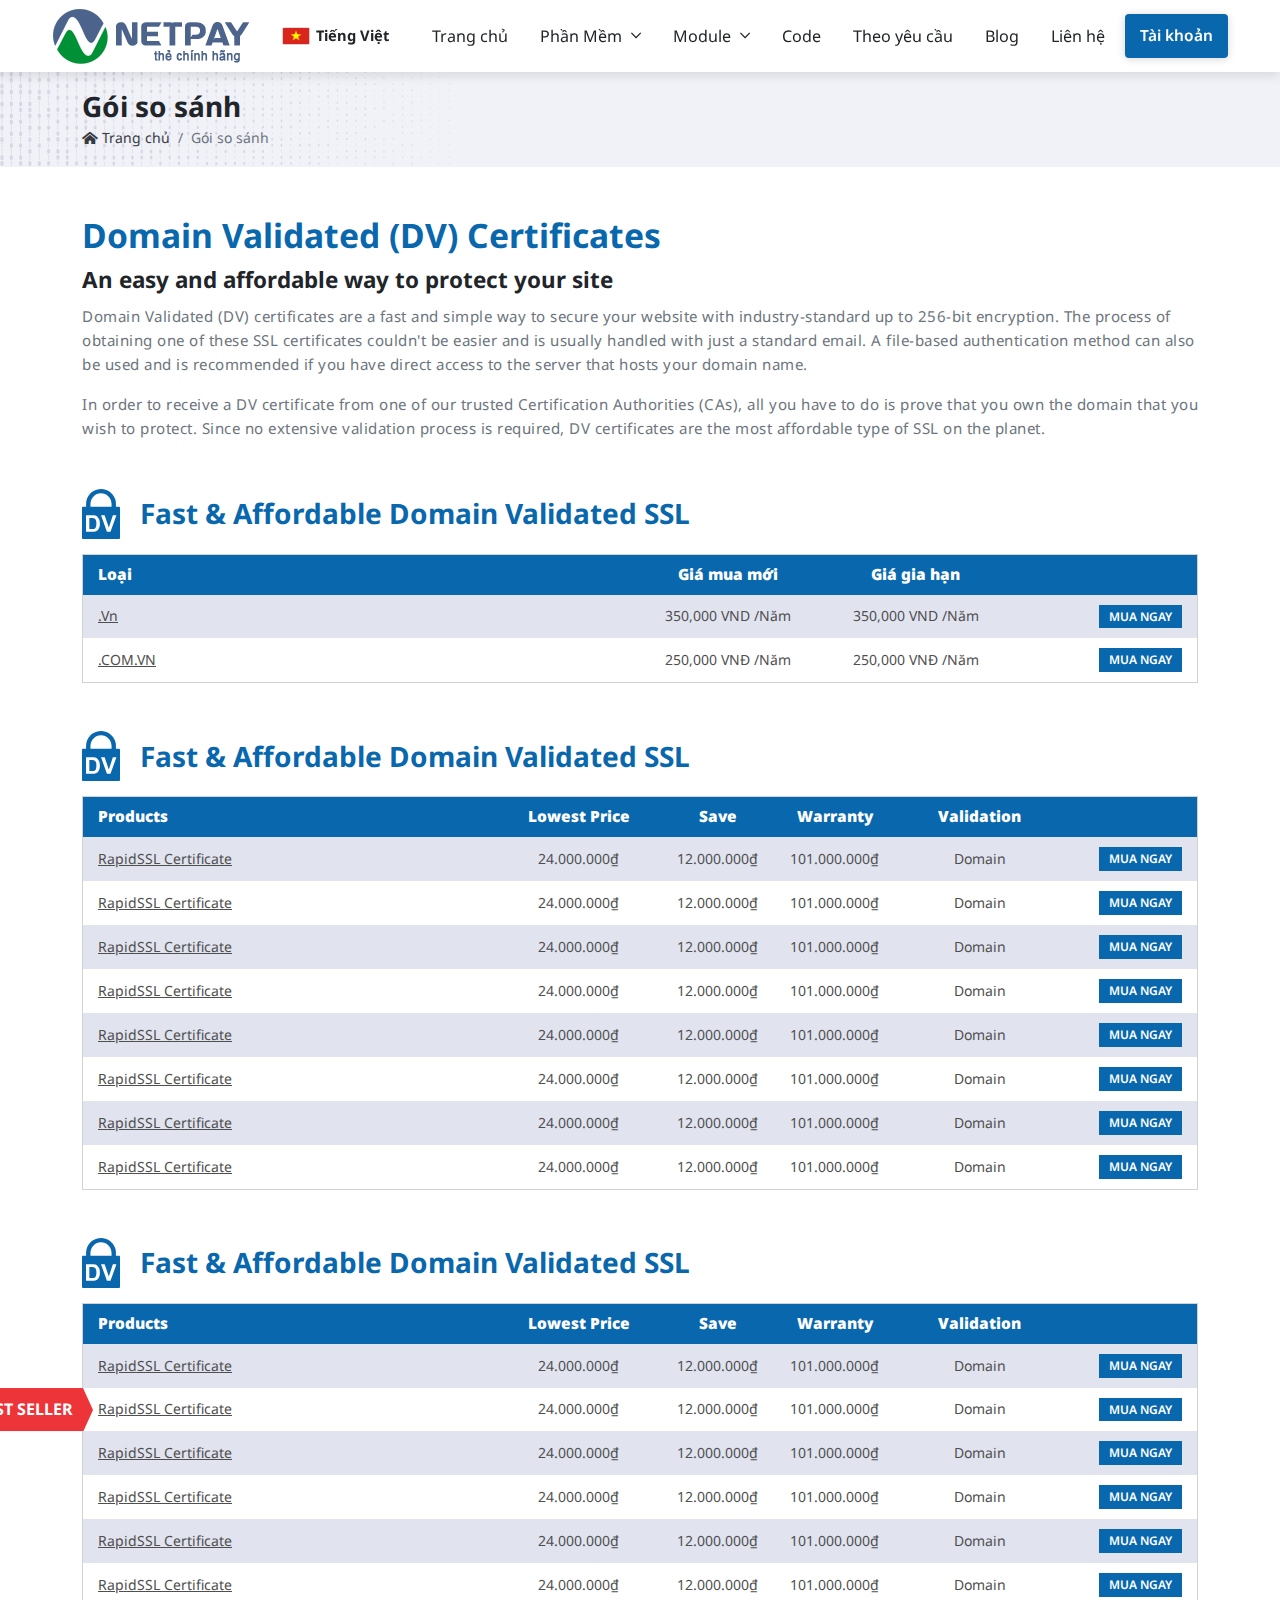
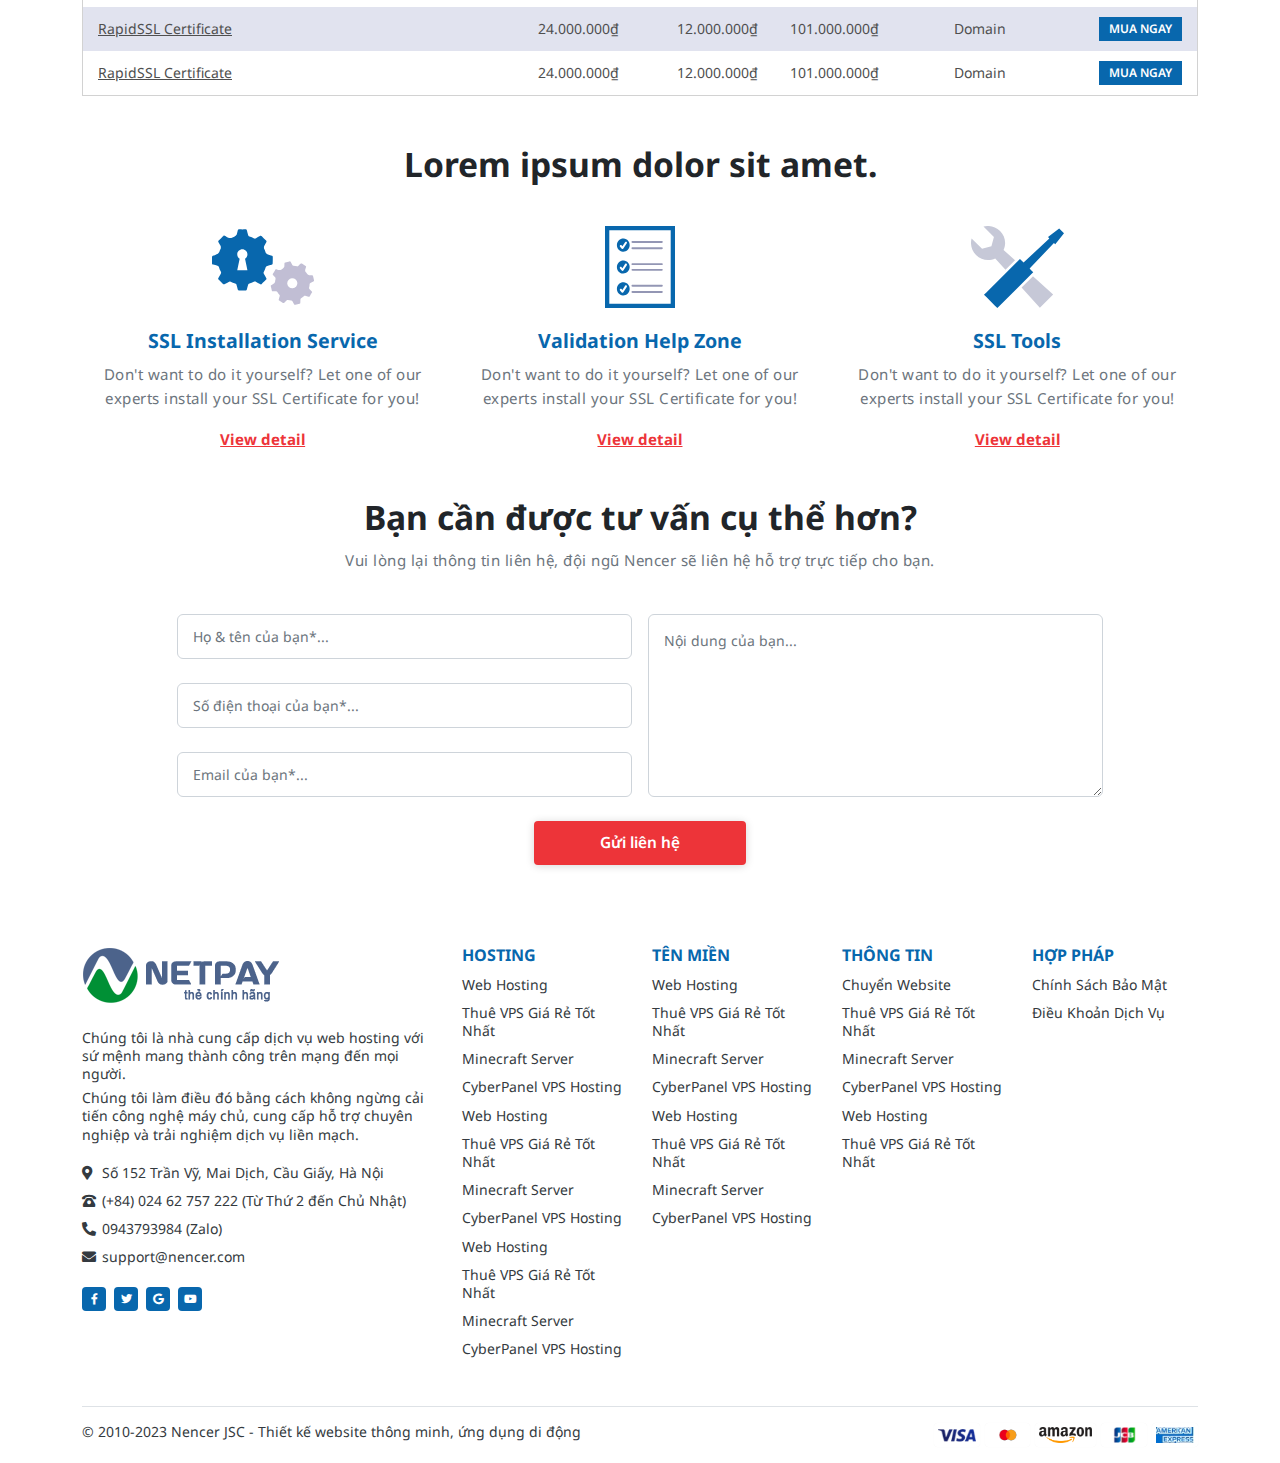
<file: goi.html>
<!DOCTYPE html>
<html lang="vi">
<head>
	<meta charset="UTF-8">
	<meta name="viewport"
		  content="width=device-width, user-scalable=no, initial-scale=1.0, maximum-scale=1.0, minimum-scale=1.0">

	<title>Template Nencer</title>
	<meta name="description" content="Template Nencer">
	<meta name="author" content="">

	<meta property="og:title" content="Template Nencer">
	<meta property="og:type" content="website">
	<meta property="og:url" content="">
	<meta property="og:description" content="Template Nencer">
	<meta property="og:image" content="">

	<link rel="preconnect" href="https://fonts.googleapis.com">
	<link rel="preconnect" href="https://fonts.gstatic.com" crossorigin>
	<link href="https://fonts.googleapis.com/css2?family=Noto+Sans:ital,wght@0,100;0,200;0,300;0,400;0,500;0,600;0,700;0,800;0,900;1,100;1,200;1,300;1,400;1,500;1,600;1,700;1,800;1,900&display=swap"
		  rel="stylesheet">

	<link rel="icon" href="./assets/images/favicon.png">
	<link rel="apple-touch-icon" href="./assets/images/favicon.png">
	<link rel="stylesheet" href="./assets/plugins/bootstrap/css/bootstrap.min.css">
	<link rel="stylesheet" href="./assets/plugins/swiper/swiper-bundle.min.css">
	<link rel="stylesheet" href="./assets/plugins/fancybox/fancybox.min.css">
	<link rel="stylesheet" href="./assets/fonts/fontawesome/css/all.min.css">
	<link rel="stylesheet" href="./assets/css/base.css">
	<link rel="stylesheet" href="./assets/css/style.css">

	<style>
		:root {
			--primary-color: #0867AD;
			--primary-hover: #0b3375;
			--primary-rgb: 8, 103, 173;

			--secondary-color: #ED3439;
			--secondary-hover: #c62a2e;
			--secondary-rgb: 237, 52, 57;
		}
	</style>
</head>
<body>

<div id="header" class="header is-page is-sticky">
	<div class="header-main">
		<div class="container-fluid">
			<div class="header-grid">
				<div class="header-logo">
					<a href="" class="d-inline-block align-middle">
						<img src="./assets/images/netpay-white.png" class="img-fluid header-logo_is--noSticky" alt="">
						<img src="./assets/images/logo.png" class="img-fluid header-logo_is--sticky" alt="">
					</a>
				</div>
				<div class="header-language">
					<a href="javascript:void(0)" class="header-language_button">
						<img src="./assets/images/language/vn.webp" class="img-fluid" alt="">
						<span>
							Tiếng Việt
						</span>
					</a>
					<div class="header-language_list">
						<a href="javascript:void(0)" class="header-language_list--item">
							<img src="./assets/images/language/vn.webp" class="img-fluid" alt="">
							Tiếng Việt
						</a>
						<a href="javascript:void(0)" class="header-language_list--item">
							<img src="./assets/images/language/en.webp" class="img-fluid" alt="">
							English
						</a>
						<a href="javascript:void(0)" class="header-language_list--item">
							<img src="./assets/images/language/cn.webp" class="img-fluid" alt="">
							中国
						</a>
					</div>
				</div>
				<div class="header-navigation">
					<div class="header-navigation_logo d-lg-none">
						<a href="" class="d-inline-flex align-middle">
							<img src="./assets/images/logo.png" class="img-fluid" alt="">
						</a>
						<button type="button" class="close-navigation" id="close-navigation">
							<i class="fal fa-times"></i>
						</button>
					</div>
					<ul class="header-navigation_list">
						<li class="header-navigation_item">
							<a href="" class="header-navigation_item--link">
								Trang chủ
							</a>
						</li>
						<li class="header-navigation_item">
							<a href="javascript:void(0)" class="header-navigation_item--link">
								Phần Mềm
								<i class="fal fa-angle-down header-navigation_item--icon"></i>
							</a>
							<ul class="header-navigation_sub--list">
								<li class="header-navigation_sub--item">
									<a href="" class="header-navigation_sub--item---link">
										<i class="fas fa-cloud"></i>
										<div class="header-navigation_sub--item---content">
											<div class="header-navigation_sub--item---content_title">
												Phần mềm
											</div>
											<div class="header-navigation_sub--item---content_description">
												Cung cấp phần mềm lớn và trung bình
											</div>
										</div>
									</a>
								</li>
								<li class="header-navigation_sub--item">
									<a href="" class="header-navigation_sub--item---link">
										<i class="fas fa-cloud"></i>
										<div class="header-navigation_sub--item---content">
											<div class="header-navigation_sub--item---content_title">
												Phần mềm
											</div>
											<div class="header-navigation_sub--item---content_description">
												Cung cấp phần mềm lớn và trung bình
											</div>
										</div>
									</a>
								</li>
								<li class="header-navigation_sub--item">
									<a href="" class="header-navigation_sub--item---link">
										<i class="fas fa-cloud"></i>
										<div class="header-navigation_sub--item---content">
											<div class="header-navigation_sub--item---content_title">
												Phần mềm
											</div>
											<div class="header-navigation_sub--item---content_description">
												Cung cấp phần mềm lớn và trung bình
											</div>
										</div>
									</a>
								</li>
								<li class="header-navigation_sub--item">
									<a href="" class="header-navigation_sub--item---link">
										<i class="fas fa-cloud"></i>
										<div class="header-navigation_sub--item---content">
											<div class="header-navigation_sub--item---content_title">
												Phần mềm
											</div>
											<div class="header-navigation_sub--item---content_description">
												Cung cấp phần mềm lớn và trung bình
											</div>
										</div>
									</a>
								</li>
								<li class="header-navigation_sub--item">
									<a href="" class="header-navigation_sub--item---link">
										<i class="fas fa-cloud"></i>
										<div class="header-navigation_sub--item---content">
											<div class="header-navigation_sub--item---content_title">
												Phần mềm
											</div>
											<div class="header-navigation_sub--item---content_description">
												Cung cấp phần mềm lớn và trung bình
											</div>
										</div>
									</a>
								</li>
							</ul>
						</li>
						<li class="header-navigation_item">
							<a href="javascript:void(0)" class="header-navigation_item--link">
								Module
								<i class="fal fa-angle-down header-navigation_item--icon"></i>
							</a>
							<ul class="header-navigation_sub--list">
								<li class="header-navigation_sub--item">
									<a href="" class="header-navigation_sub--item---link">
										<i class="fas fa-cloud"></i>
										<div class="header-navigation_sub--item---content">
											<div class="header-navigation_sub--item---content_title">
												Module
											</div>
											<div class="header-navigation_sub--item---content_description">
												Cung cấp Module lớn và trung bình
											</div>
										</div>
									</a>
								</li>
								<li class="header-navigation_sub--item">
									<a href="" class="header-navigation_sub--item---link">
										<i class="fas fa-cloud"></i>
										<div class="header-navigation_sub--item---content">
											<div class="header-navigation_sub--item---content_title">
												Module
											</div>
											<div class="header-navigation_sub--item---content_description">
												Cung cấp Module lớn và trung bình
											</div>
										</div>
									</a>
								</li>
								<li class="header-navigation_sub--item">
									<a href="" class="header-navigation_sub--item---link">
										<i class="fas fa-cloud"></i>
										<div class="header-navigation_sub--item---content">
											<div class="header-navigation_sub--item---content_title">
												Module
											</div>
											<div class="header-navigation_sub--item---content_description">
												Cung cấp Module lớn và trung bình
											</div>
										</div>
									</a>
								</li>
								<li class="header-navigation_sub--item">
									<a href="" class="header-navigation_sub--item---link">
										<i class="fas fa-cloud"></i>
										<div class="header-navigation_sub--item---content">
											<div class="header-navigation_sub--item---content_title">
												Module
											</div>
											<div class="header-navigation_sub--item---content_description">
												Cung cấp Module lớn và trung bình
											</div>
										</div>
									</a>
								</li>
								<li class="header-navigation_sub--item">
									<a href="" class="header-navigation_sub--item---link">
										<i class="fas fa-cloud"></i>
										<div class="header-navigation_sub--item---content">
											<div class="header-navigation_sub--item---content_title">
												Module
											</div>
											<div class="header-navigation_sub--item---content_description">
												Cung cấp Module lớn và trung bình
											</div>
										</div>
									</a>
								</li>
							</ul>
						</li>
						<li class="header-navigation_item">
							<a href="" class="header-navigation_item--link">
								Code
							</a>
						</li>
						<li class="header-navigation_item">
							<a href="" class="header-navigation_item--link">
								Theo yêu cầu
							</a>
						</li>
						<li class="header-navigation_item">
							<a href="" class="header-navigation_item--link">
								Blog
							</a>
						</li>
						<li class="header-navigation_item">
							<a href="" class="header-navigation_item--link">
								Liên hệ
							</a>
						</li>
					</ul>
				</div>
				<div class="header-account">
					<!--
					---
					--- Chưa đăng nhập
					---
					<div class="header-account_button">
						<a href="" class="button-theme button-theme_secondary d-lg-inline-flex d-none">
							Đăng nhập
						</a>
						<a href="" class="d-block d-lg-none">
							<i class="fas fa-user-alt"></i>
						</a>
					</div>
					-->

					<!--
					---
					--- Đã đăng nhập
					---
					-->
					<div class="header-account_list">
						<a href="javascript:void(0)"
						   class="button-theme button-theme_secondary d-lg-inline-flex d-none">
							Tài khoản
						</a>
						<a href="javascript:void(0)" class="d-block d-lg-none">
							<i class="fas fa-user-alt"></i>
						</a>
						<ul class="list-unstyled mb-0">
							<li class="header-account_list--header">
								Xin chào,
								<br>
								<b>Nguyễn Văn A</b>
							</li>
							<li class="header-account_list--item">
								<a href="">
									<i class="fas fa-user"></i>
									Thông tin tài khoản
								</a>
							</li>
							<li class="header-account_list--item">
								<a href="">
									<i class="fas fa-clipboard-list"></i>
									Lịch sử mua hàng
								</a>
							</li>
							<li class="header-account_list--item">
								<a href="">
									<i class="fas fa-lock-alt"></i>
									Đổi mật khẩu
								</a>
							</li>
							<li class="header-account_list--bottom">
								<a href="">
									Đăng xuất
								</a>
							</li>
						</ul>
					</div>
				</div>
				<div class="header-hamburger d-block d-lg-none">
					<div class="hamburger" id="call-navigation">
						<span></span>
					</div>
				</div>
			</div>
		</div>
	</div>
	<div class="header-overlay" id="header-overlay"></div>
</div>

<div id="main" class="main page-main">
	<div class="section-breadcrumb">
		<div class="container">
			<h1 class="breadcrumb-title">
				Gói so sánh
			</h1>
			<div class="breadcrumb-list">
				<ol class="breadcrumb">
					<li class="breadcrumb-item"><a href="#"><i class="fas fa-home-alt"></i>&nbsp;Trang chủ</a></li>
					<li class="breadcrumb-item active">Gói so sánh</li>
				</ol>
			</div>
		</div>
	</div>
	<div class="section-package">
		<div class="package-inner section-gap_small">
			<div class="container">
				<div class="section-heading">
					<h2 class="section-heading_title">
						Domain Validated (DV) Certificates
					</h2>
					<div class="section-heading_sub">
						An easy and affordable way to protect your site
					</div>
					<div class="section-heading_description">
						<p>Domain Validated (DV) certificates are a fast and simple way to secure your website with
						   industry-standard up to 256-bit encryption. The process of obtaining one of these SSL
						   certificates couldn't be easier and is usually handled with just a standard email. A
						   file-based
						   authentication method can also be used and is recommended if you have direct access to the
						   server
						   that hosts your domain name.
						</p>
						<p>In order to receive a DV certificate from one of our trusted Certification Authorities (CAs),
						   all
						   you have to do is prove that you own the domain that you wish to protect. Since no extensive
						   validation process is required, DV certificates are the most affordable type of SSL on the
						   planet.
						</p>
					</div>
				</div>
			</div>
		</div>
		<div class="package-tables">
			<div class="container">
				<div class="table-card table-card_domain card rounded-0">
					<div class="card-header bg-transparent border-0 rounded-0">
						<div class="card-icon">
							<img src="./assets/images/dv.svg" alt="">
						</div>
						<h2 class="card-title">
							Fast & Affordable Domain Validated SSL
						</h2>
					</div>
					<div class="card-body">
						<div class="card-body_table">
							<div class="card-body_table--header">
								<div class="card-body_table--colOne">
									Loại
								</div>
								<div class="card-body_table--colTwo">
									Giá mua mới
								</div>
								<div class="card-body_table--colThree">
									Giá gia hạn
								</div>
								<div class="card-body_table--colSix"></div>
							</div>
							<div class="card-body_table--body">
								<div class="card-body_table--row">
									<div class="card-body_table--colOne">
										<a href="" class="card-body_table--link">.Vn</a>
									</div>
									<div class="card-body_table--colTwo">
										<span>Giá mua mới</span>
										350,000 VND /Năm
									</div>
									<div class="card-body_table--colThree">
										<span>Giá gia hạn</span>
										350,000 VND /Năm
									</div>
									<div class="card-body_table--colSix">
										<a href="" class="button-theme button-theme_primary button-small">Mua ngay</a>
									</div>
								</div>
								<div class="card-body_table--row card-body_table--best">
									<div class="card-body_table--colOne">
										<a href="" class="card-body_table--link">.COM.VN</a>
									</div>
									<div class="card-body_table--colTwo">
										<span>Giá mua mới</span>
										250,000 VNĐ /Năm
									</div>
									<div class="card-body_table--colThree">
										<span>Giá gia hạn</span>
										250,000 VNĐ /Năm
									</div>
									<div class="card-body_table--colSix">
										<a href="" class="button-theme button-theme_primary button-small">Mua ngay</a>
									</div>
								</div>
							</div>
						</div>
					</div>
				</div>
			</div>
		</div>
		<div class="package-tables section-gap_small">
			<div class="container">
				<div class="table-card card rounded-0">
					<div class="card-header bg-transparent border-0 rounded-0">
						<div class="card-icon">
							<img src="./assets/images/dv.svg" alt="">
						</div>
						<h2 class="card-title">
							Fast & Affordable Domain Validated SSL
						</h2>
					</div>
					<div class="card-body">
						<div class="card-body_table">
							<div class="card-body_table--header">
								<div class="card-body_table--colOne">
									Products
								</div>
								<div class="card-body_table--colTwo">
									Lowest Price
								</div>
								<div class="card-body_table--colThree">
									Save
								</div>
								<div class="card-body_table--colFour">
									Warranty
								</div>
								<div class="card-body_table--colFive">
									Validation
								</div>
								<div class="card-body_table--colSix"></div>
							</div>
							<div class="card-body_table--body">
								<div class="card-body_table--row">
									<div class="card-body_table--colOne">
										<a href="" class="card-body_table--link">RapidSSL Certificate</a>
									</div>
									<div class="card-body_table--colTwo">
										24.000.000₫
									</div>
									<div class="card-body_table--colThree">
										12.000.000₫
									</div>
									<div class="card-body_table--colFour">
										101.000.000₫
									</div>
									<div class="card-body_table--colFive">
										Domain
									</div>
									<div class="card-body_table--colSix">
										<a href="" class="button-theme button-theme_primary button-small">Mua ngay</a>
									</div>
								</div>
								<div class="card-body_table--row">
									<div class="card-body_table--colOne">
										<a href="" class="card-body_table--link">RapidSSL Certificate</a>
									</div>
									<div class="card-body_table--colTwo">
										24.000.000₫
									</div>
									<div class="card-body_table--colThree">
										12.000.000₫
									</div>
									<div class="card-body_table--colFour">
										101.000.000₫
									</div>
									<div class="card-body_table--colFive">
										Domain
									</div>
									<div class="card-body_table--colSix">
										<a href="" class="button-theme button-theme_primary button-small">Mua ngay</a>
									</div>
								</div>
								<div class="card-body_table--row">
									<div class="card-body_table--colOne">
										<a href="" class="card-body_table--link">RapidSSL Certificate</a>
									</div>
									<div class="card-body_table--colTwo">
										24.000.000₫
									</div>
									<div class="card-body_table--colThree">
										12.000.000₫
									</div>
									<div class="card-body_table--colFour">
										101.000.000₫
									</div>
									<div class="card-body_table--colFive">
										Domain
									</div>
									<div class="card-body_table--colSix">
										<a href="" class="button-theme button-theme_primary button-small">Mua ngay</a>
									</div>
								</div>
								<div class="card-body_table--row">
									<div class="card-body_table--colOne">
										<a href="" class="card-body_table--link">RapidSSL Certificate</a>
									</div>
									<div class="card-body_table--colTwo">
										24.000.000₫
									</div>
									<div class="card-body_table--colThree">
										12.000.000₫
									</div>
									<div class="card-body_table--colFour">
										101.000.000₫
									</div>
									<div class="card-body_table--colFive">
										Domain
									</div>
									<div class="card-body_table--colSix">
										<a href="" class="button-theme button-theme_primary button-small">Mua ngay</a>
									</div>
								</div>
								<div class="card-body_table--row">
									<div class="card-body_table--colOne">
										<a href="" class="card-body_table--link">RapidSSL Certificate</a>
									</div>
									<div class="card-body_table--colTwo">
										24.000.000₫
									</div>
									<div class="card-body_table--colThree">
										12.000.000₫
									</div>
									<div class="card-body_table--colFour">
										101.000.000₫
									</div>
									<div class="card-body_table--colFive">
										Domain
									</div>
									<div class="card-body_table--colSix">
										<a href="" class="button-theme button-theme_primary button-small">Mua ngay</a>
									</div>
								</div>
								<div class="card-body_table--row">
									<div class="card-body_table--colOne">
										<a href="" class="card-body_table--link">RapidSSL Certificate</a>
									</div>
									<div class="card-body_table--colTwo">
										24.000.000₫
									</div>
									<div class="card-body_table--colThree">
										12.000.000₫
									</div>
									<div class="card-body_table--colFour">
										101.000.000₫
									</div>
									<div class="card-body_table--colFive">
										Domain
									</div>
									<div class="card-body_table--colSix">
										<a href="" class="button-theme button-theme_primary button-small">Mua ngay</a>
									</div>
								</div>
								<div class="card-body_table--row">
									<div class="card-body_table--colOne">
										<a href="" class="card-body_table--link">RapidSSL Certificate</a>
									</div>
									<div class="card-body_table--colTwo">
										24.000.000₫
									</div>
									<div class="card-body_table--colThree">
										12.000.000₫
									</div>
									<div class="card-body_table--colFour">
										101.000.000₫
									</div>
									<div class="card-body_table--colFive">
										Domain
									</div>
									<div class="card-body_table--colSix">
										<a href="" class="button-theme button-theme_primary button-small">Mua ngay</a>
									</div>
								</div>
								<div class="card-body_table--row">
									<div class="card-body_table--colOne">
										<a href="" class="card-body_table--link">RapidSSL Certificate</a>
									</div>
									<div class="card-body_table--colTwo">
										24.000.000₫
									</div>
									<div class="card-body_table--colThree">
										12.000.000₫
									</div>
									<div class="card-body_table--colFour">
										101.000.000₫
									</div>
									<div class="card-body_table--colFive">
										Domain
									</div>
									<div class="card-body_table--colSix">
										<a href="" class="button-theme button-theme_primary button-small">Mua ngay</a>
									</div>
								</div>
							</div>
						</div>
					</div>
				</div>
			</div>
		</div>
		<div class="package-tables">
			<div class="container">
				<div class="table-card card rounded-0">
					<div class="card-header bg-transparent border-0 rounded-0">
						<div class="card-icon">
							<img src="./assets/images/dv.svg" alt="">
						</div>
						<h2 class="card-title">
							Fast & Affordable Domain Validated SSL
						</h2>
					</div>
					<div class="card-body">
						<div class="card-body_table">
							<div class="card-body_table--header">
								<div class="card-body_table--colOne">
									Products
								</div>
								<div class="card-body_table--colTwo">
									Lowest Price
								</div>
								<div class="card-body_table--colThree">
									Save
								</div>
								<div class="card-body_table--colFour">
									Warranty
								</div>
								<div class="card-body_table--colFive">
									Validation
								</div>
								<div class="card-body_table--colSix"></div>
							</div>
							<div class="card-body_table--body">
								<div class="card-body_table--row">
									<div class="card-body_table--colOne">
										<a href="" class="card-body_table--link">RapidSSL Certificate</a>
									</div>
									<div class="card-body_table--colTwo">
										24.000.000₫
									</div>
									<div class="card-body_table--colThree">
										12.000.000₫
									</div>
									<div class="card-body_table--colFour">
										101.000.000₫
									</div>
									<div class="card-body_table--colFive">
										Domain
									</div>
									<div class="card-body_table--colSix">
										<a href="" class="button-theme button-theme_primary button-small">Mua ngay</a>
									</div>
								</div>
								<div class="card-body_table--row card-body_table--best">
									<div class="card-decor">
										BEST SELLER
									</div>
									<div class="card-body_table--colOne">
										<a href="" class="card-body_table--link">RapidSSL Certificate</a>
									</div>
									<div class="card-body_table--colTwo">
										24.000.000₫
									</div>
									<div class="card-body_table--colThree">
										12.000.000₫
									</div>
									<div class="card-body_table--colFour">
										101.000.000₫
									</div>
									<div class="card-body_table--colFive">
										Domain
									</div>
									<div class="card-body_table--colSix">
										<a href="" class="button-theme button-theme_primary button-small">Mua ngay</a>
									</div>
								</div>
								<div class="card-body_table--row">
									<div class="card-body_table--colOne">
										<a href="" class="card-body_table--link">RapidSSL Certificate</a>
									</div>
									<div class="card-body_table--colTwo">
										24.000.000₫
									</div>
									<div class="card-body_table--colThree">
										12.000.000₫
									</div>
									<div class="card-body_table--colFour">
										101.000.000₫
									</div>
									<div class="card-body_table--colFive">
										Domain
									</div>
									<div class="card-body_table--colSix">
										<a href="" class="button-theme button-theme_primary button-small">Mua ngay</a>
									</div>
								</div>
								<div class="card-body_table--row">
									<div class="card-body_table--colOne">
										<a href="" class="card-body_table--link">RapidSSL Certificate</a>
									</div>
									<div class="card-body_table--colTwo">
										24.000.000₫
									</div>
									<div class="card-body_table--colThree">
										12.000.000₫
									</div>
									<div class="card-body_table--colFour">
										101.000.000₫
									</div>
									<div class="card-body_table--colFive">
										Domain
									</div>
									<div class="card-body_table--colSix">
										<a href="" class="button-theme button-theme_primary button-small">Mua ngay</a>
									</div>
								</div>
								<div class="card-body_table--row">
									<div class="card-body_table--colOne">
										<a href="" class="card-body_table--link">RapidSSL Certificate</a>
									</div>
									<div class="card-body_table--colTwo">
										24.000.000₫
									</div>
									<div class="card-body_table--colThree">
										12.000.000₫
									</div>
									<div class="card-body_table--colFour">
										101.000.000₫
									</div>
									<div class="card-body_table--colFive">
										Domain
									</div>
									<div class="card-body_table--colSix">
										<a href="" class="button-theme button-theme_primary button-small">Mua ngay</a>
									</div>
								</div>
								<div class="card-body_table--row">
									<div class="card-body_table--colOne">
										<a href="" class="card-body_table--link">RapidSSL Certificate</a>
									</div>
									<div class="card-body_table--colTwo">
										24.000.000₫
									</div>
									<div class="card-body_table--colThree">
										12.000.000₫
									</div>
									<div class="card-body_table--colFour">
										101.000.000₫
									</div>
									<div class="card-body_table--colFive">
										Domain
									</div>
									<div class="card-body_table--colSix">
										<a href="" class="button-theme button-theme_primary button-small">Mua ngay</a>
									</div>
								</div>
								<div class="card-body_table--row">
									<div class="card-body_table--colOne">
										<a href="" class="card-body_table--link">RapidSSL Certificate</a>
									</div>
									<div class="card-body_table--colTwo">
										24.000.000₫
									</div>
									<div class="card-body_table--colThree">
										12.000.000₫
									</div>
									<div class="card-body_table--colFour">
										101.000.000₫
									</div>
									<div class="card-body_table--colFive">
										Domain
									</div>
									<div class="card-body_table--colSix">
										<a href="" class="button-theme button-theme_primary button-small">Mua ngay</a>
									</div>
								</div>
								<div class="card-body_table--row">
									<div class="card-body_table--colOne">
										<a href="" class="card-body_table--link">RapidSSL Certificate</a>
									</div>
									<div class="card-body_table--colTwo">
										24.000.000₫
									</div>
									<div class="card-body_table--colThree">
										12.000.000₫
									</div>
									<div class="card-body_table--colFour">
										101.000.000₫
									</div>
									<div class="card-body_table--colFive">
										Domain
									</div>
									<div class="card-body_table--colSix">
										<a href="" class="button-theme button-theme_primary button-small">Mua ngay</a>
									</div>
								</div>
							</div>
						</div>
					</div>
				</div>
			</div>
		</div>
		<div class="section-gap_small">
			<div class="container">
				<div class="section-heading section-heading_gap text-center">
					<h2 class="section-heading_title">
						Lorem ipsum dolor sit amet.
					</h2>
				</div>
				<div class="row gx-3 gy-5 g-lg-3 justify-content-center">
					<div class="col-lg-4 col-6">
						<div class="package-icon_card card text-center rounded-0 border-0">
							<div class="card-body p-0">
								<div class="card-icon">
									<img src="./assets/images/package/service-icon.svg" alt="">
								</div>
								<div class="card-title">
									SSL Installation Service
								</div>
								<div class="card-text">
									Don't want to do it yourself? Let one of our experts install your
									SSL Certificate for you!
								</div>
								<div class="card-link">
									<a href="">View detail</a>
								</div>
							</div>
						</div>
					</div>
					<div class="col-lg-4 col-6">
						<div class="package-icon_card card text-center rounded-0 border-0">
							<div class="card-body p-0">
								<div class="card-icon">
									<img src="./assets/images/package/zone-icon.svg" alt="">
								</div>
								<div class="card-title">
									Validation Help Zone
								</div>
								<div class="card-text">
									Don't want to do it yourself? Let one of our experts install your
									SSL Certificate for you!
								</div>
								<div class="card-link">
									<a href="">View detail</a>
								</div>
							</div>
						</div>
					</div>
					<div class="col-lg-4 col-6">
						<div class="package-icon_card card text-center rounded-0 border-0">
							<div class="card-body p-0">
								<div class="card-icon">
									<img src="./assets/images/package/ssltools-icon.svg" alt="">
								</div>
								<div class="card-title">
									SSL Tools
								</div>
								<div class="card-text">
									Don't want to do it yourself? Let one of our experts install your
									SSL Certificate for you!
								</div>
								<div class="card-link">
									<a href="">View detail</a>
								</div>
							</div>
						</div>
					</div>
				</div>
			</div>
		</div>
	</div>
	<div class="section-form">
		<div class="container">
			<div class="row">
				<div class="section-heading section-heading_gap">
					<h2 class="section-heading_title">
						Bạn cần được tư vấn cụ thể hơn?
					</h2>
					<div class="section-heading_description">
						Vui lòng lại thông tin liên hệ, đội ngũ Nencer sẽ liên hệ hỗ trợ trực tiếp cho bạn.
					</div>
				</div>
				<div class="form-inner">
					<div class="row justify-content-center">
						<div class="col-lg-10">
							<div class="row gy-4 g-lg-3">
								<div class="col-lg-6">
									<div class="form-inner_item">
										<input type="text" class="form-control" placeholder="Họ & tên của bạn*..."
											   required>
									</div>
									<div class="form-inner_item">
										<input type="text" class="form-control" placeholder="Số điện thoại của bạn*..."
											   required>
									</div>
									<div class="form-inner_item">
										<input type="text" class="form-control" placeholder="Email của bạn*..."
											   required>
									</div>
								</div>
								<div class="col-lg-6">
									<div class="form-inner_item h-100">
										<textarea name="" class="form-control" placeholder="Nội dung của bạn... "
												  rows="6"></textarea>
									</div>
								</div>
								<div class="col-12 mt-4 text-center">
									<button type="submit" class="button-theme button-theme_secondary">Gửi liên hệ
									</button>
								</div>
							</div>
						</div>
					</div>
				</div>
			</div>
		</div>
	</div>
</div>

<footer id="footer" class="footer">
	<div class="container">
		<div class="footer-top">
			<div class="row">
				<div class="col-xl-4">
					<div class="footer-item">
						<div class="footer-logo">
							<a href="/" class="d-inline-block align-middle">
								<img src="./assets/images/logo.png" class="img-fluid" alt="">
							</a>
						</div>
						<div class="footer-text">
							<p>
								Chúng tôi là nhà cung cấp dịch vụ web hosting với sứ mệnh mang thành công trên mạng đến
								mọi người.
							</p>
							<p>
								Chúng tôi làm điều đó bằng cách không ngừng cải tiến công nghệ máy chủ, cung cấp hỗ trợ
								chuyên nghiệp và trải nghiệm dịch vụ liền mạch.
							</p>
						</div>
						<ul class="footer-list list-unstyled mb-0">
							<li class="footer-list_item">
								<a href="" class="footer-list_item--link">
									<i class="fas fa-map-marker-alt"></i>Số 152 Trần Vỹ, Mai Dịch, Cầu Giấy, Hà Nội
								</a>
							</li>
							<li class="footer-list_item">
								<a href="" class="footer-list_item--link">
									<i class="fas fa-phone-rotary"></i>(+84) 024 62 757 222 (Từ Thứ 2 đến Chủ Nhật)
								</a>
							</li>
							<li class="footer-list_item">
								<a href="" class="footer-list_item--link">
									<i class="fas fa-phone-alt"></i>0943793984 (Zalo)
								</a>
							</li>
							<li class="footer-list_item">
								<a href="" class="footer-list_item--link">
									<i class="fas fa-envelope"></i>support@nencer.com
								</a>
							</li>
						</ul>
						<ul class="footer-social list-unstyled mb-0 d-flex align-items-center justify-content-start">
							<li class="footer-social_item">
								<a href="fb.com/admin" class="footer-social_item--link">
									<i class="fab fa-facebook-f"></i>
								</a>
							</li>
							<li class="footer-social_item">
								<a href="fb.com/admin" class="footer-social_item--link">
									<i class="fab fa-twitter"></i>
								</a>
							</li>
							<li class="footer-social_item">
								<a href="fb.com/admin" class="footer-social_item--link">
									<i class="fab fa-google"></i>
								</a>
							</li>
							<li class="footer-social_item">
								<a href="https://www.youtube.com/watch?v=neCmEbI2VWg" class="footer-social_item--link">
									<i class="fab fa-youtube"></i>
								</a>
							</li>
						</ul>
					</div>
				</div>
				<div class="col-xl-8">
					<div class="row">
						<div class="col-lg-3 col-6">
							<div class="footer-item">
								<div class="footer-title">
									HOSTING
								</div>
								<ul class="footer-list list-unstyled mb-0">
									<li class="footer-list_item">
										<a href="" class="footer-list_item--link">
											Web Hosting
										</a>
									</li>
									<li class="footer-list_item">
										<a href="" class="footer-list_item--link">
											Thuê VPS Giá Rẻ Tốt Nhất
										</a>
									</li>
									<li class="footer-list_item">
										<a href="" class="footer-list_item--link">
											Minecraft Server
										</a>
									</li>
									<li class="footer-list_item">
										<a href="" class="footer-list_item--link">
											CyberPanel VPS Hosting
										</a>
									</li>
									<li class="footer-list_item">
										<a href="" class="footer-list_item--link">
											Web Hosting
										</a>
									</li>
									<li class="footer-list_item">
										<a href="" class="footer-list_item--link">
											Thuê VPS Giá Rẻ Tốt Nhất
										</a>
									</li>
									<li class="footer-list_item">
										<a href="" class="footer-list_item--link">
											Minecraft Server
										</a>
									</li>
									<li class="footer-list_item">
										<a href="" class="footer-list_item--link">
											CyberPanel VPS Hosting
										</a>
									</li>
									<li class="footer-list_item">
										<a href="" class="footer-list_item--link">
											Web Hosting
										</a>
									</li>
									<li class="footer-list_item">
										<a href="" class="footer-list_item--link">
											Thuê VPS Giá Rẻ Tốt Nhất
										</a>
									</li>
									<li class="footer-list_item">
										<a href="" class="footer-list_item--link">
											Minecraft Server
										</a>
									</li>
									<li class="footer-list_item">
										<a href="" class="footer-list_item--link">
											CyberPanel VPS Hosting
										</a>
									</li>
								</ul>
							</div>
						</div>
						<div class="col-lg-3 col-6">
							<div class="footer-item">
								<div class="footer-title">
									TÊN MIỀN
								</div>
								<ul class="footer-list list-unstyled mb-0">
									<li class="footer-list_item">
										<a href="" class="footer-list_item--link">
											Web Hosting
										</a>
									</li>
									<li class="footer-list_item">
										<a href="" class="footer-list_item--link">
											Thuê VPS Giá Rẻ Tốt Nhất
										</a>
									</li>
									<li class="footer-list_item">
										<a href="" class="footer-list_item--link">
											Minecraft Server
										</a>
									</li>
									<li class="footer-list_item">
										<a href="" class="footer-list_item--link">
											CyberPanel VPS Hosting
										</a>
									</li>
									<li class="footer-list_item">
										<a href="" class="footer-list_item--link">
											Web Hosting
										</a>
									</li>
									<li class="footer-list_item">
										<a href="" class="footer-list_item--link">
											Thuê VPS Giá Rẻ Tốt Nhất
										</a>
									</li>
									<li class="footer-list_item">
										<a href="" class="footer-list_item--link">
											Minecraft Server
										</a>
									</li>
									<li class="footer-list_item">
										<a href="" class="footer-list_item--link">
											CyberPanel VPS Hosting
										</a>
									</li>
								</ul>
							</div>
						</div>
						<div class="col-lg-3 col-6">
							<div class="footer-item">
								<div class="footer-title">
									THÔNG TIN
								</div>
								<ul class="footer-list list-unstyled mb-0">
									<li class="footer-list_item">
										<a href="" class="footer-list_item--link">
											Chuyển Website
										</a>
									</li>
									<li class="footer-list_item">
										<a href="" class="footer-list_item--link">
											Thuê VPS Giá Rẻ Tốt Nhất
										</a>
									</li>
									<li class="footer-list_item">
										<a href="" class="footer-list_item--link">
											Minecraft Server
										</a>
									</li>
									<li class="footer-list_item">
										<a href="" class="footer-list_item--link">
											CyberPanel VPS Hosting
										</a>
									</li>
									<li class="footer-list_item">
										<a href="" class="footer-list_item--link">
											Web Hosting
										</a>
									</li>
									<li class="footer-list_item">
										<a href="" class="footer-list_item--link">
											Thuê VPS Giá Rẻ Tốt Nhất
										</a>
									</li>
								</ul>
							</div>
						</div>
						<div class="col-lg-3 col-6">
							<div class="footer-item">
								<div class="footer-title">
									HỢP PHÁP
								</div>
								<ul class="footer-list list-unstyled mb-0">
									<li class="footer-list_item">
										<a href="" class="footer-list_item--link">
											Chính Sách Bảo Mật
										</a>
									</li>
									<li class="footer-list_item">
										<a href="" class="footer-list_item--link">
											Điều Khoản Dịch Vụ
										</a>
									</li>
								</ul>
							</div>
						</div>
					</div>
				</div>
			</div>
		</div>
		<div class="footer-bottom">
			<div class="row">
				<div class="col-lg-7">
					<div class="text-lg-start text-center">
						© 2010-2023 Nencer JSC - Thiết kế website thông minh, ứng dụng di động
					</div>
				</div>
				<div class="col-lg-5 mt-2 mt-lg-0">
					<div class="text-lg-end text-center d-flex align-items-center justify-content-lg-end justify-content-center footer-logo_payment">
						<div class="footer-logo_payment--item">
							<img src="./assets/images/payments/visa.png" class="mw-100" alt="">
						</div>
						<div class="footer-logo_payment--item">
							<img src="./assets/images/payments/master.png" class="mw-100" alt="">
						</div>
						<div class="footer-logo_payment--item">
							<img src="./assets/images/payments/amazon.webp" class="mw-100" alt="">
						</div>
						<div class="footer-logo_payment--item">
							<img src="./assets/images/payments/jcb.png" class="mw-100" alt="">
						</div>
						<div class="footer-logo_payment--item">
							<img src="./assets/images/payments/america.png" class="mw-100" alt="">
						</div>
					</div>
				</div>
			</div>
		</div>
	</div>
</footer>

<script type=" text/javascript" src="./assets/plugins/jquery.min.js"></script>
<script type="text/javascript"
		src="./assets/plugins/bootstrap/js/bootstrap.bundle.min.js"></script>
<script type="text/javascript" src="./assets/plugins/swiper/swiper-bundle.min.js"></script>
<script type="text/javascript" src="./assets/plugins/fancybox/fancybox.min.js"></script>
<script type="text/javascript" src="./assets/js/app.js"></script>
</body>
</html>
</file>
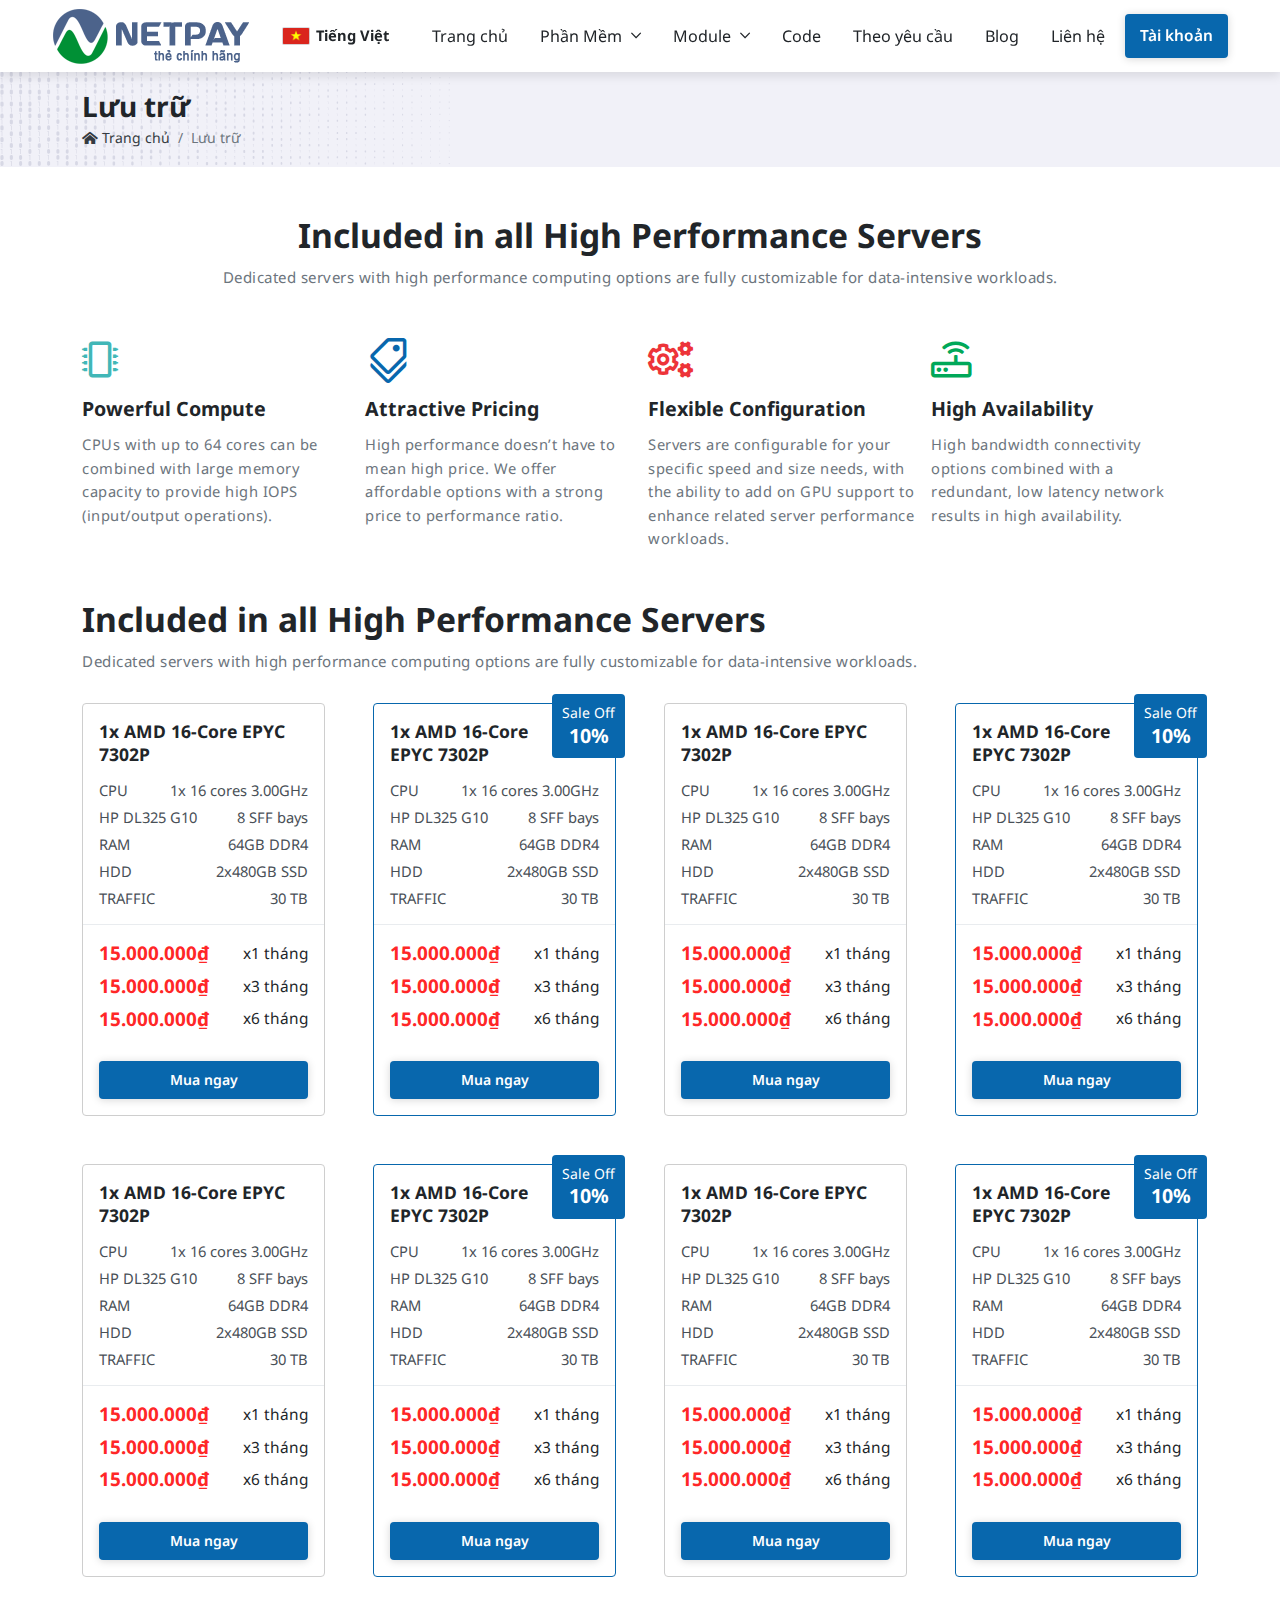
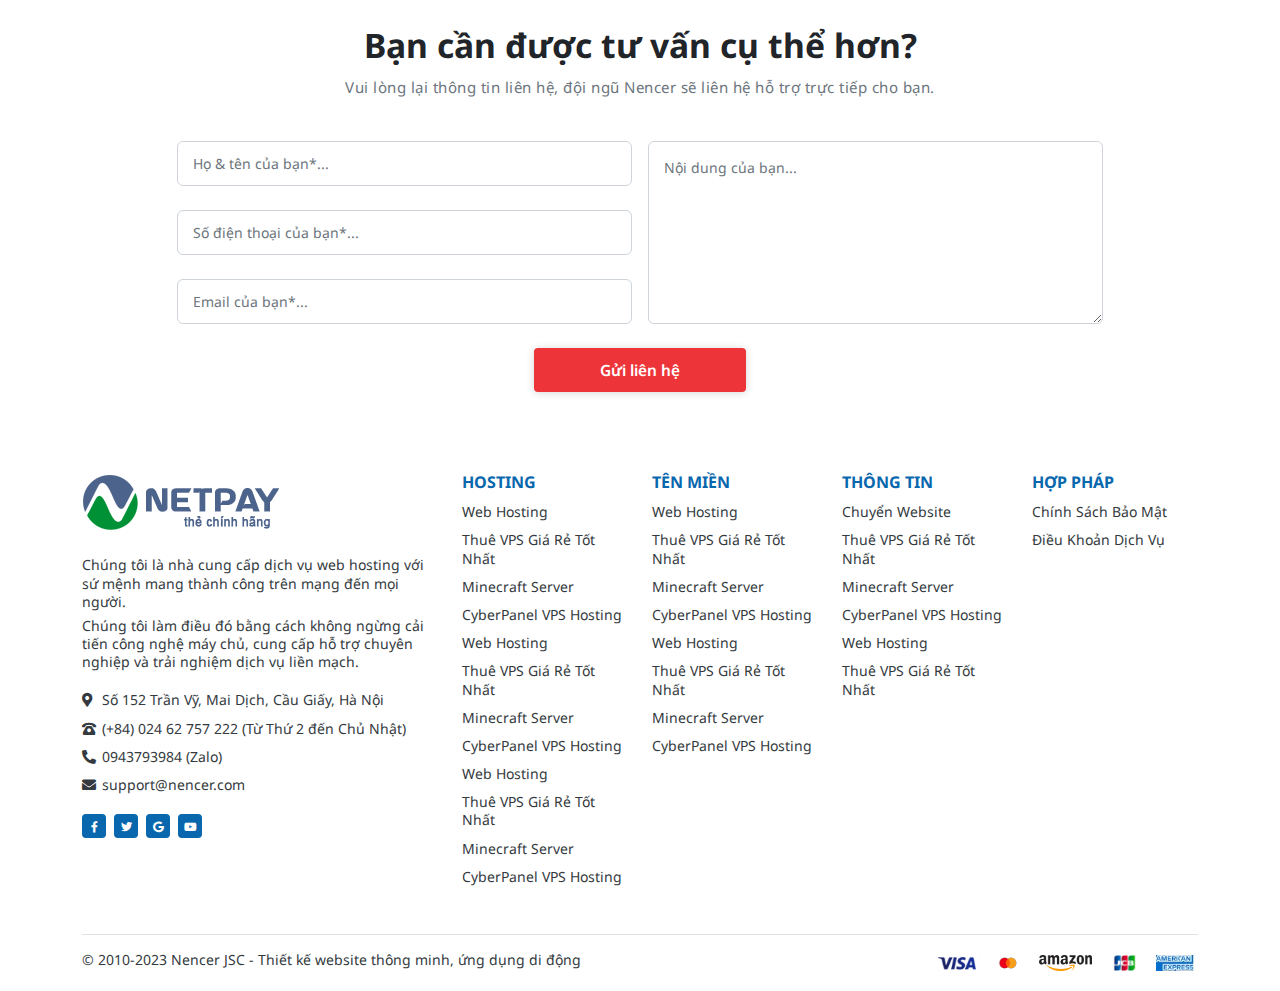
<file: luu-tru.html>
<!DOCTYPE html>
<html lang="vi">
<head>
	<meta charset="UTF-8">
	<meta name="viewport"
	      content="width=device-width, user-scalable=no, initial-scale=1.0, maximum-scale=1.0, minimum-scale=1.0">

	<title>Template Nencer</title>
	<meta name="description" content="Template Nencer">
	<meta name="author" content="">

	<meta property="og:title" content="Template Nencer">
	<meta property="og:type" content="website">
	<meta property="og:url" content="">
	<meta property="og:description" content="Template Nencer">
	<meta property="og:image" content="">

	<link rel="preconnect" href="https://fonts.googleapis.com">
	<link rel="preconnect" href="https://fonts.gstatic.com" crossorigin>
	<link href="https://fonts.googleapis.com/css2?family=Noto+Sans:ital,wght@0,100;0,200;0,300;0,400;0,500;0,600;0,700;0,800;0,900;1,100;1,200;1,300;1,400;1,500;1,600;1,700;1,800;1,900&display=swap"
	      rel="stylesheet">

	<link rel="icon" href="./assets/images/favicon.png">
	<link rel="apple-touch-icon" href="./assets/images/favicon.png">
	<link rel="stylesheet" href="./assets/plugins/bootstrap/css/bootstrap.min.css">
	<link rel="stylesheet" href="./assets/plugins/swiper/swiper-bundle.min.css">
	<link rel="stylesheet" href="./assets/plugins/fancybox/fancybox.min.css">
	<link rel="stylesheet" href="./assets/fonts/fontawesome/css/all.min.css">
	<link rel="stylesheet" href="./assets/css/base.css">
	<link rel="stylesheet" href="./assets/css/style.css">

	<style>
        :root {
            --primary-color: #0867AD;
            --primary-hover: #0b3375;
            --primary-rgb: 8, 103, 173;

            --secondary-color: #ED3439;
            --secondary-hover: #c62a2e;
            --secondary-rgb: 237, 52, 57;
        }
	</style>
</head>
<body>

<div id="header" class="header is-page is-sticky">
	<div class="header-main">
		<div class="container-fluid">
			<div class="header-grid">
				<div class="header-logo">
					<a href="" class="d-inline-block align-middle">
						<img src="./assets/images/netpay-white.png" class="img-fluid header-logo_is--noSticky" alt="">
						<img src="./assets/images/logo.png" class="img-fluid header-logo_is--sticky" alt="">
					</a>
				</div>
				<div class="header-language">
					<a href="javascript:void(0)" class="header-language_button">
						<img src="./assets/images/language/vn.webp" class="img-fluid" alt="">
						<span>
							Tiếng Việt
						</span>
					</a>
					<div class="header-language_list">
						<a href="javascript:void(0)" class="header-language_list--item">
							<img src="./assets/images/language/vn.webp" class="img-fluid" alt="">
							Tiếng Việt
						</a>
						<a href="javascript:void(0)" class="header-language_list--item">
							<img src="./assets/images/language/en.webp" class="img-fluid" alt="">
							English
						</a>
						<a href="javascript:void(0)" class="header-language_list--item">
							<img src="./assets/images/language/cn.webp" class="img-fluid" alt="">
							中国
						</a>
					</div>
				</div>
				<div class="header-navigation">
					<div class="header-navigation_logo d-lg-none">
						<a href="" class="d-inline-flex align-middle">
							<img src="./assets/images/logo.png" class="img-fluid" alt="">
						</a>
						<button type="button" class="close-navigation" id="close-navigation">
							<i class="fal fa-times"></i>
						</button>
					</div>
					<ul class="header-navigation_list">
						<li class="header-navigation_item">
							<a href="" class="header-navigation_item--link">
								Trang chủ
							</a>
						</li>
						<li class="header-navigation_item">
							<a href="javascript:void(0)" class="header-navigation_item--link">
								Phần Mềm
								<i class="fal fa-angle-down header-navigation_item--icon"></i>
							</a>
							<ul class="header-navigation_sub--list">
								<li class="header-navigation_sub--item">
									<a href="" class="header-navigation_sub--item---link">
										<i class="fas fa-cloud"></i>
										<div class="header-navigation_sub--item---content">
											<div class="header-navigation_sub--item---content_title">
												Phần mềm
											</div>
											<div class="header-navigation_sub--item---content_description">
												Cung cấp phần mềm lớn và trung bình
											</div>
										</div>
									</a>
								</li>
								<li class="header-navigation_sub--item">
									<a href="" class="header-navigation_sub--item---link">
										<i class="fas fa-cloud"></i>
										<div class="header-navigation_sub--item---content">
											<div class="header-navigation_sub--item---content_title">
												Phần mềm
											</div>
											<div class="header-navigation_sub--item---content_description">
												Cung cấp phần mềm lớn và trung bình
											</div>
										</div>
									</a>
								</li>
								<li class="header-navigation_sub--item">
									<a href="" class="header-navigation_sub--item---link">
										<i class="fas fa-cloud"></i>
										<div class="header-navigation_sub--item---content">
											<div class="header-navigation_sub--item---content_title">
												Phần mềm
											</div>
											<div class="header-navigation_sub--item---content_description">
												Cung cấp phần mềm lớn và trung bình
											</div>
										</div>
									</a>
								</li>
								<li class="header-navigation_sub--item">
									<a href="" class="header-navigation_sub--item---link">
										<i class="fas fa-cloud"></i>
										<div class="header-navigation_sub--item---content">
											<div class="header-navigation_sub--item---content_title">
												Phần mềm
											</div>
											<div class="header-navigation_sub--item---content_description">
												Cung cấp phần mềm lớn và trung bình
											</div>
										</div>
									</a>
								</li>
								<li class="header-navigation_sub--item">
									<a href="" class="header-navigation_sub--item---link">
										<i class="fas fa-cloud"></i>
										<div class="header-navigation_sub--item---content">
											<div class="header-navigation_sub--item---content_title">
												Phần mềm
											</div>
											<div class="header-navigation_sub--item---content_description">
												Cung cấp phần mềm lớn và trung bình
											</div>
										</div>
									</a>
								</li>
							</ul>
						</li>
						<li class="header-navigation_item">
							<a href="javascript:void(0)" class="header-navigation_item--link">
								Module
								<i class="fal fa-angle-down header-navigation_item--icon"></i>
							</a>
							<ul class="header-navigation_sub--list">
								<li class="header-navigation_sub--item">
									<a href="" class="header-navigation_sub--item---link">
										<i class="fas fa-cloud"></i>
										<div class="header-navigation_sub--item---content">
											<div class="header-navigation_sub--item---content_title">
												Module
											</div>
											<div class="header-navigation_sub--item---content_description">
												Cung cấp Module lớn và trung bình
											</div>
										</div>
									</a>
								</li>
								<li class="header-navigation_sub--item">
									<a href="" class="header-navigation_sub--item---link">
										<i class="fas fa-cloud"></i>
										<div class="header-navigation_sub--item---content">
											<div class="header-navigation_sub--item---content_title">
												Module
											</div>
											<div class="header-navigation_sub--item---content_description">
												Cung cấp Module lớn và trung bình
											</div>
										</div>
									</a>
								</li>
								<li class="header-navigation_sub--item">
									<a href="" class="header-navigation_sub--item---link">
										<i class="fas fa-cloud"></i>
										<div class="header-navigation_sub--item---content">
											<div class="header-navigation_sub--item---content_title">
												Module
											</div>
											<div class="header-navigation_sub--item---content_description">
												Cung cấp Module lớn và trung bình
											</div>
										</div>
									</a>
								</li>
								<li class="header-navigation_sub--item">
									<a href="" class="header-navigation_sub--item---link">
										<i class="fas fa-cloud"></i>
										<div class="header-navigation_sub--item---content">
											<div class="header-navigation_sub--item---content_title">
												Module
											</div>
											<div class="header-navigation_sub--item---content_description">
												Cung cấp Module lớn và trung bình
											</div>
										</div>
									</a>
								</li>
								<li class="header-navigation_sub--item">
									<a href="" class="header-navigation_sub--item---link">
										<i class="fas fa-cloud"></i>
										<div class="header-navigation_sub--item---content">
											<div class="header-navigation_sub--item---content_title">
												Module
											</div>
											<div class="header-navigation_sub--item---content_description">
												Cung cấp Module lớn và trung bình
											</div>
										</div>
									</a>
								</li>
							</ul>
						</li>
						<li class="header-navigation_item">
							<a href="" class="header-navigation_item--link">
								Code
							</a>
						</li>
						<li class="header-navigation_item">
							<a href="" class="header-navigation_item--link">
								Theo yêu cầu
							</a>
						</li>
						<li class="header-navigation_item">
							<a href="" class="header-navigation_item--link">
								Blog
							</a>
						</li>
						<li class="header-navigation_item">
							<a href="" class="header-navigation_item--link">
								Liên hệ
							</a>
						</li>
					</ul>
				</div>
				<div class="header-account">
					<!--
					---
					--- Chưa đăng nhập
					---
					<div class="header-account_button">
						<a href="" class="button-theme button-theme_secondary d-lg-inline-flex d-none">
							Đăng nhập
						</a>
						<a href="" class="d-block d-lg-none">
							<i class="fas fa-user-alt"></i>
						</a>
					</div>
					-->

					<!--
					---
					--- Đã đăng nhập
					---
					-->
					<div class="header-account_list">
						<a href="javascript:void(0)"
						   class="button-theme button-theme_secondary d-lg-inline-flex d-none">
							Tài khoản
						</a>
						<a href="javascript:void(0)" class="d-block d-lg-none">
							<i class="fas fa-user-alt"></i>
						</a>
						<ul class="list-unstyled mb-0">
							<li class="header-account_list--header">
								Xin chào,
								<br>
								<b>Nguyễn Văn A</b>
							</li>
							<li class="header-account_list--item">
								<a href="">
									<i class="fas fa-user"></i>
									Thông tin tài khoản
								</a>
							</li>
							<li class="header-account_list--item">
								<a href="">
									<i class="fas fa-clipboard-list"></i>
									Lịch sử mua hàng
								</a>
							</li>
							<li class="header-account_list--item">
								<a href="">
									<i class="fas fa-lock-alt"></i>
									Đổi mật khẩu
								</a>
							</li>
							<li class="header-account_list--bottom">
								<a href="">
									Đăng xuất
								</a>
							</li>
						</ul>
					</div>
				</div>
				<div class="header-hamburger d-block d-lg-none">
					<div class="hamburger" id="call-navigation">
						<span></span>
					</div>
				</div>
			</div>
		</div>
	</div>
	<div class="header-overlay" id="header-overlay"></div>
</div>
<div id="main" class="main page-main">
	<div class="section-breadcrumb">
		<div class="container">
			<h1 class="breadcrumb-title">
				Lưu trữ
			</h1>
			<div class="breadcrumb-list">
				<div class="breadcrumb-list">
					<ol class="breadcrumb">
						<li class="breadcrumb-item"><a href="#"><i class="fas fa-home-alt"></i>&nbsp;Trang chủ</a></li>
						<li class="breadcrumb-item active">Lưu trữ</li>
					</ol>
				</div>
			</div>
		</div>
	</div>
	<div class="cloud-inner">
		<div class="container">
			<div class="section-gap_small">
				<div class="section-heading text-center">
					<h2 class="section-heading_title">
						Included in all High Performance Servers
					</h2>
					<div class="section-heading_description">
						Dedicated servers with high performance computing options are fully customizable for
						data-intensive workloads.
					</div>
				</div>
				<div class="section-gap_small pb-0">
					<div class="row gx-3 gy-4 g-lg-3">
						<div class="col-lg-3 col-6">
							<div class="cloud-inner_card card border-0 bg-transparent rounded-0">
								<div class="card-body">
									<div class="card-icon color-aqua">
										<i class="far fa-microchip"></i>
									</div>
									<div class="card-title">
										Powerful Compute
									</div>
									<div class="card-description">
										CPUs with up to 64 cores can be combined with large memory capacity to provide
										high
										IOPS
										(input/output operations).
									</div>
								</div>
							</div>
						</div>
						<div class="col-lg-3 col-6">
							<div class="cloud-inner_card card border-0 bg-transparent rounded-0">
								<div class="card-body">
									<div class="card-icon color-primary">
										<i class="far fa-tags fa-rotate-90"></i>
									</div>
									<div class="card-title">
										Attractive Pricing
									</div>
									<div class="card-description">
										High performance doesn’t have to mean high price. We offer affordable options
										with a
										strong price to performance ratio.
									</div>
								</div>
							</div>
						</div>
						<div class="col-lg-3 col-6">
							<div class="cloud-inner_card card border-0 bg-transparent rounded-0">
								<div class="card-body">
									<div class="card-icon color-secondary">
										<i class="far fa-cogs"></i>
									</div>
									<div class="card-title">
										Flexible Configuration
									</div>
									<div class="card-description">
										Servers are configurable for your specific speed and size needs, with the
										ability to
										add
										on GPU support to enhance related server performance workloads.
									</div>
								</div>
							</div>
						</div>
						<div class="col-lg-3 col-6">
							<div class="cloud-inner_card card border-0 bg-transparent rounded-0">
								<div class="card-body">
									<div class="card-icon color-green">
										<i class="far fa-router"></i>
									</div>
									<div class="card-title">
										High Availability
									</div>
									<div class="card-description">
										High bandwidth connectivity options combined with a redundant, low latency
										network
										results in high availability.
									</div>
								</div>
							</div>
						</div>
					</div>
				</div>
			</div>
		</div>
		<div class="section-gap_small pt-0">
			<div class="container">
				<div class="section-heading">
					<h2 class="section-heading_title">
						Included in all High Performance Servers
					</h2>
					<div class="section-heading_description">
						Dedicated servers with high performance computing options are fully customizable for
						data-intensive workloads.
					</div>
				</div>
				<div class="section-tabs">
					<div class="row g-lg-5 g-4">
						<div class="col-lg-4 col-sm-6 col-xl-3">
							<div class="price-card card border-0 p-0">
								<div class="card-body">
									<div class="card-title">
										1x AMD 16-Core EPYC 7302P
									</div>
									<div class="card-list">
										<ul class="list-unstyled mb-0">
											<li>
												<span class="card-list_tittle">
													CPU
												</span>
												<span>
													1x 16 cores 3.00GHz
												</span>
											</li>
											<li>
												<span class="card-list_tittle">
													HP DL325 G10
												</span>
												<span>
													8 SFF bays
												</span>
											</li>
											<li>
												<span class="card-list_tittle">
													RAM
												</span>
												<span>
													64GB DDR4
												</span>
											</li>
											<li>
												<span class="card-list_tittle">
													HDD
												</span>
												<span>
													2x480GB SSD
												</span>
											</li>
											<li>
												<span class="card-list_tittle">
													TRAFFIC
												</span>
												<span>
													30 TB
												</span>
											</li>
										</ul>
									</div>
								</div>
								<div class="card-footer">
									<div class="card-price">
										<div class="card-price_current">
											15.000.000₫
										</div>
										<div class="card-price_time">
											x1 tháng
										</div>
									</div>
									<div class="card-price">
										<div class="card-price_current">
											15.000.000₫
										</div>
										<div class="card-price_time">
											x3 tháng
										</div>
									</div>
									<div class="card-price">
										<div class="card-price_current">
											15.000.000₫
										</div>
										<div class="card-price_time">
											x6 tháng
										</div>
									</div>
									<div class="card-button">
										<button type="button" class="button-theme button-theme_primary">
											Mua ngay
										</button>
									</div>
								</div>
							</div>
						</div>
						<div class="col-lg-4 col-sm-6 col-xl-3">
							<div class="price-card price-card_active card border-0 p-0">
								<div class="card-decor">
									Sale Off
									<b>10%</b>
								</div>
								<div class="card-body">
									<div class="card-title">
										1x AMD 16-Core EPYC 7302P
									</div>
									<div class="card-list">
										<ul class="list-unstyled mb-0">
											<li>
												<span class="card-list_tittle">
													CPU
												</span>
												<span>
													1x 16 cores 3.00GHz
												</span>
											</li>
											<li>
												<span class="card-list_tittle">
													HP DL325 G10
												</span>
												<span>
													8 SFF bays
												</span>
											</li>
											<li>
												<span class="card-list_tittle">
													RAM
												</span>
												<span>
													64GB DDR4
												</span>
											</li>
											<li>
												<span class="card-list_tittle">
													HDD
												</span>
												<span>
													2x480GB SSD
												</span>
											</li>
											<li>
												<span class="card-list_tittle">
													TRAFFIC
												</span>
												<span>
													30 TB
												</span>
											</li>
										</ul>
									</div>
								</div>
								<div class="card-footer">
									<div class="card-price">
										<div class="card-price_current">
											15.000.000₫
										</div>
										<div class="card-price_time">
											x1 tháng
										</div>
									</div>
									<div class="card-price">
										<div class="card-price_current">
											15.000.000₫
										</div>
										<div class="card-price_time">
											x3 tháng
										</div>
									</div>
									<div class="card-price">
										<div class="card-price_current">
											15.000.000₫
										</div>
										<div class="card-price_time">
											x6 tháng
										</div>
									</div>
									<div class="card-button">
										<button type="button" class="button-theme button-theme_primary">
											Mua ngay
										</button>
									</div>
								</div>
							</div>
						</div>
						<div class="col-lg-4 col-sm-6 col-xl-3">
							<div class="price-card card border-0 p-0">
								<div class="card-body">
									<div class="card-title">
										1x AMD 16-Core EPYC 7302P
									</div>
									<div class="card-list">
										<ul class="list-unstyled mb-0">
											<li>
												<span class="card-list_tittle">
													CPU
												</span>
												<span>
													1x 16 cores 3.00GHz
												</span>
											</li>
											<li>
												<span class="card-list_tittle">
													HP DL325 G10
												</span>
												<span>
													8 SFF bays
												</span>
											</li>
											<li>
												<span class="card-list_tittle">
													RAM
												</span>
												<span>
													64GB DDR4
												</span>
											</li>
											<li>
												<span class="card-list_tittle">
													HDD
												</span>
												<span>
													2x480GB SSD
												</span>
											</li>
											<li>
												<span class="card-list_tittle">
													TRAFFIC
												</span>
												<span>
													30 TB
												</span>
											</li>
										</ul>
									</div>
								</div>
								<div class="card-footer">
									<div class="card-price">
										<div class="card-price_current">
											15.000.000₫
										</div>
										<div class="card-price_time">
											x1 tháng
										</div>
									</div>
									<div class="card-price">
										<div class="card-price_current">
											15.000.000₫
										</div>
										<div class="card-price_time">
											x3 tháng
										</div>
									</div>
									<div class="card-price">
										<div class="card-price_current">
											15.000.000₫
										</div>
										<div class="card-price_time">
											x6 tháng
										</div>
									</div>
									<div class="card-button">
										<button type="button" class="button-theme button-theme_primary">
											Mua ngay
										</button>
									</div>
								</div>
							</div>
						</div>
						<div class="col-lg-4 col-sm-6 col-xl-3">
							<div class="price-card price-card_active card border-0 p-0">
								<div class="card-decor">
									Sale Off
									<b>10%</b>
								</div>
								<div class="card-body">
									<div class="card-title">
										1x AMD 16-Core EPYC 7302P
									</div>
									<div class="card-list">
										<ul class="list-unstyled mb-0">
											<li>
												<span class="card-list_tittle">
													CPU
												</span>
												<span>
													1x 16 cores 3.00GHz
												</span>
											</li>
											<li>
												<span class="card-list_tittle">
													HP DL325 G10
												</span>
												<span>
													8 SFF bays
												</span>
											</li>
											<li>
												<span class="card-list_tittle">
													RAM
												</span>
												<span>
													64GB DDR4
												</span>
											</li>
											<li>
												<span class="card-list_tittle">
													HDD
												</span>
												<span>
													2x480GB SSD
												</span>
											</li>
											<li>
												<span class="card-list_tittle">
													TRAFFIC
												</span>
												<span>
													30 TB
												</span>
											</li>
										</ul>
									</div>
								</div>
								<div class="card-footer">
									<div class="card-price">
										<div class="card-price_current">
											15.000.000₫
										</div>
										<div class="card-price_time">
											x1 tháng
										</div>
									</div>
									<div class="card-price">
										<div class="card-price_current">
											15.000.000₫
										</div>
										<div class="card-price_time">
											x3 tháng
										</div>
									</div>
									<div class="card-price">
										<div class="card-price_current">
											15.000.000₫
										</div>
										<div class="card-price_time">
											x6 tháng
										</div>
									</div>
									<div class="card-button">
										<button type="button" class="button-theme button-theme_primary">
											Mua ngay
										</button>
									</div>
								</div>
							</div>
						</div>
						<div class="col-lg-4 col-sm-6 col-xl-3">
							<div class="price-card card border-0 p-0">
								<div class="card-body">
									<div class="card-title">
										1x AMD 16-Core EPYC 7302P
									</div>
									<div class="card-list">
										<ul class="list-unstyled mb-0">
											<li>
												<span class="card-list_tittle">
													CPU
												</span>
												<span>
													1x 16 cores 3.00GHz
												</span>
											</li>
											<li>
												<span class="card-list_tittle">
													HP DL325 G10
												</span>
												<span>
													8 SFF bays
												</span>
											</li>
											<li>
												<span class="card-list_tittle">
													RAM
												</span>
												<span>
													64GB DDR4
												</span>
											</li>
											<li>
												<span class="card-list_tittle">
													HDD
												</span>
												<span>
													2x480GB SSD
												</span>
											</li>
											<li>
												<span class="card-list_tittle">
													TRAFFIC
												</span>
												<span>
													30 TB
												</span>
											</li>
										</ul>
									</div>
								</div>
								<div class="card-footer">
									<div class="card-price">
										<div class="card-price_current">
											15.000.000₫
										</div>
										<div class="card-price_time">
											x1 tháng
										</div>
									</div>
									<div class="card-price">
										<div class="card-price_current">
											15.000.000₫
										</div>
										<div class="card-price_time">
											x3 tháng
										</div>
									</div>
									<div class="card-price">
										<div class="card-price_current">
											15.000.000₫
										</div>
										<div class="card-price_time">
											x6 tháng
										</div>
									</div>
									<div class="card-button">
										<button type="button" class="button-theme button-theme_primary">
											Mua ngay
										</button>
									</div>
								</div>
							</div>
						</div>
						<div class="col-lg-4 col-sm-6 col-xl-3">
							<div class="price-card price-card_active card border-0 p-0">
								<div class="card-decor">
									Sale Off
									<b>10%</b>
								</div>
								<div class="card-body">
									<div class="card-title">
										1x AMD 16-Core EPYC 7302P
									</div>
									<div class="card-list">
										<ul class="list-unstyled mb-0">
											<li>
												<span class="card-list_tittle">
													CPU
												</span>
												<span>
													1x 16 cores 3.00GHz
												</span>
											</li>
											<li>
												<span class="card-list_tittle">
													HP DL325 G10
												</span>
												<span>
													8 SFF bays
												</span>
											</li>
											<li>
												<span class="card-list_tittle">
													RAM
												</span>
												<span>
													64GB DDR4
												</span>
											</li>
											<li>
												<span class="card-list_tittle">
													HDD
												</span>
												<span>
													2x480GB SSD
												</span>
											</li>
											<li>
												<span class="card-list_tittle">
													TRAFFIC
												</span>
												<span>
													30 TB
												</span>
											</li>
										</ul>
									</div>
								</div>
								<div class="card-footer">
									<div class="card-price">
										<div class="card-price_current">
											15.000.000₫
										</div>
										<div class="card-price_time">
											x1 tháng
										</div>
									</div>
									<div class="card-price">
										<div class="card-price_current">
											15.000.000₫
										</div>
										<div class="card-price_time">
											x3 tháng
										</div>
									</div>
									<div class="card-price">
										<div class="card-price_current">
											15.000.000₫
										</div>
										<div class="card-price_time">
											x6 tháng
										</div>
									</div>
									<div class="card-button">
										<button type="button" class="button-theme button-theme_primary">
											Mua ngay
										</button>
									</div>
								</div>
							</div>
						</div>
						<div class="col-lg-4 col-sm-6 col-xl-3">
							<div class="price-card card border-0 p-0">
								<div class="card-body">
									<div class="card-title">
										1x AMD 16-Core EPYC 7302P
									</div>
									<div class="card-list">
										<ul class="list-unstyled mb-0">
											<li>
												<span class="card-list_tittle">
													CPU
												</span>
												<span>
													1x 16 cores 3.00GHz
												</span>
											</li>
											<li>
												<span class="card-list_tittle">
													HP DL325 G10
												</span>
												<span>
													8 SFF bays
												</span>
											</li>
											<li>
												<span class="card-list_tittle">
													RAM
												</span>
												<span>
													64GB DDR4
												</span>
											</li>
											<li>
												<span class="card-list_tittle">
													HDD
												</span>
												<span>
													2x480GB SSD
												</span>
											</li>
											<li>
												<span class="card-list_tittle">
													TRAFFIC
												</span>
												<span>
													30 TB
												</span>
											</li>
										</ul>
									</div>
								</div>
								<div class="card-footer">
									<div class="card-price">
										<div class="card-price_current">
											15.000.000₫
										</div>
										<div class="card-price_time">
											x1 tháng
										</div>
									</div>
									<div class="card-price">
										<div class="card-price_current">
											15.000.000₫
										</div>
										<div class="card-price_time">
											x3 tháng
										</div>
									</div>
									<div class="card-price">
										<div class="card-price_current">
											15.000.000₫
										</div>
										<div class="card-price_time">
											x6 tháng
										</div>
									</div>
									<div class="card-button">
										<button type="button" class="button-theme button-theme_primary">
											Mua ngay
										</button>
									</div>
								</div>
							</div>
						</div>
						<div class="col-lg-4 col-sm-6 col-xl-3">
							<div class="price-card price-card_active card border-0 p-0">
								<div class="card-decor">
									Sale Off
									<b>10%</b>
								</div>
								<div class="card-body">
									<div class="card-title">
										1x AMD 16-Core EPYC 7302P
									</div>
									<div class="card-list">
										<ul class="list-unstyled mb-0">
											<li>
												<span class="card-list_tittle">
													CPU
												</span>
												<span>
													1x 16 cores 3.00GHz
												</span>
											</li>
											<li>
												<span class="card-list_tittle">
													HP DL325 G10
												</span>
												<span>
													8 SFF bays
												</span>
											</li>
											<li>
												<span class="card-list_tittle">
													RAM
												</span>
												<span>
													64GB DDR4
												</span>
											</li>
											<li>
												<span class="card-list_tittle">
													HDD
												</span>
												<span>
													2x480GB SSD
												</span>
											</li>
											<li>
												<span class="card-list_tittle">
													TRAFFIC
												</span>
												<span>
													30 TB
												</span>
											</li>
										</ul>
									</div>
								</div>
								<div class="card-footer">
									<div class="card-price">
										<div class="card-price_current">
											15.000.000₫
										</div>
										<div class="card-price_time">
											x1 tháng
										</div>
									</div>
									<div class="card-price">
										<div class="card-price_current">
											15.000.000₫
										</div>
										<div class="card-price_time">
											x3 tháng
										</div>
									</div>
									<div class="card-price">
										<div class="card-price_current">
											15.000.000₫
										</div>
										<div class="card-price_time">
											x6 tháng
										</div>
									</div>
									<div class="card-button">
										<button type="button" class="button-theme button-theme_primary">
											Mua ngay
										</button>
									</div>
								</div>
							</div>
						</div>
					</div>
				</div>
			</div>
		</div>
		<div class="section-form">
			<div class="container">
				<div class="row">
					<div class="section-heading section-heading_gap">
						<h2 class="section-heading_title">
							Bạn cần được tư vấn cụ thể hơn?
						</h2>
						<div class="section-heading_description">
							Vui lòng lại thông tin liên hệ, đội ngũ Nencer sẽ liên hệ hỗ trợ trực tiếp cho bạn.
						</div>
					</div>
					<div class="form-inner">
						<div class="row justify-content-center">
							<div class="col-lg-10">
								<div class="row gy-4 g-lg-3">
									<div class="col-lg-6">
										<div class="form-inner_item">
											<input type="text" class="form-control" placeholder="Họ & tên của bạn*..."
												   required>
										</div>
										<div class="form-inner_item">
											<input type="text" class="form-control" placeholder="Số điện thoại của bạn*..."
												   required>
										</div>
										<div class="form-inner_item">
											<input type="text" class="form-control" placeholder="Email của bạn*..."
												   required>
										</div>
									</div>
									<div class="col-lg-6">
										<div class="form-inner_item h-100">
											<textarea name="" class="form-control" placeholder="Nội dung của bạn... "
													  rows="6"></textarea>
										</div>
									</div>
									<div class="col-12 mt-4 text-center">
										<button type="submit" class="button-theme button-theme_secondary">Gửi liên hệ
										</button>
									</div>
								</div>
							</div>
						</div>
					</div>
				</div>
			</div>
		</div>
	</div>
</div>

<footer id="footer" class="footer">
	<div class="container">
		<div class="footer-top">
			<div class="row">
				<div class="col-xl-4">
					<div class="footer-item">
						<div class="footer-logo">
							<a href="/" class="d-inline-block align-middle">
								<img src="./assets/images/logo.png" class="img-fluid" alt="">
							</a>
						</div>
						<div class="footer-text">
							<p>
								Chúng tôi là nhà cung cấp dịch vụ web hosting với sứ mệnh mang thành công trên mạng đến
								mọi người.
							</p>
							<p>
								Chúng tôi làm điều đó bằng cách không ngừng cải tiến công nghệ máy chủ, cung cấp hỗ trợ
								chuyên nghiệp và trải nghiệm dịch vụ liền mạch.
							</p>
						</div>
						<ul class="footer-list list-unstyled mb-0">
							<li class="footer-list_item">
								<a href="" class="footer-list_item--link">
									<i class="fas fa-map-marker-alt"></i>Số 152 Trần Vỹ, Mai Dịch, Cầu Giấy, Hà Nội
								</a>
							</li>
							<li class="footer-list_item">
								<a href="" class="footer-list_item--link">
									<i class="fas fa-phone-rotary"></i>(+84) 024 62 757 222 (Từ Thứ 2 đến Chủ Nhật)
								</a>
							</li>
							<li class="footer-list_item">
								<a href="" class="footer-list_item--link">
									<i class="fas fa-phone-alt"></i>0943793984 (Zalo)
								</a>
							</li>
							<li class="footer-list_item">
								<a href="" class="footer-list_item--link">
									<i class="fas fa-envelope"></i>support@nencer.com
								</a>
							</li>
						</ul>
						<ul class="footer-social list-unstyled mb-0 d-flex align-items-center justify-content-start">
							<li class="footer-social_item">
								<a href="fb.com/admin" class="footer-social_item--link">
									<i class="fab fa-facebook-f"></i>
								</a>
							</li>
							<li class="footer-social_item">
								<a href="fb.com/admin" class="footer-social_item--link">
									<i class="fab fa-twitter"></i>
								</a>
							</li>
							<li class="footer-social_item">
								<a href="fb.com/admin" class="footer-social_item--link">
									<i class="fab fa-google"></i>
								</a>
							</li>
							<li class="footer-social_item">
								<a href="https://www.youtube.com/watch?v=neCmEbI2VWg" class="footer-social_item--link">
									<i class="fab fa-youtube"></i>
								</a>
							</li>
						</ul>
					</div>
				</div>
				<div class="col-xl-8">
					<div class="row">
						<div class="col-lg-3 col-6">
							<div class="footer-item">
								<div class="footer-title">
									HOSTING
								</div>
								<ul class="footer-list list-unstyled mb-0">
									<li class="footer-list_item">
										<a href="" class="footer-list_item--link">
											Web Hosting
										</a>
									</li>
									<li class="footer-list_item">
										<a href="" class="footer-list_item--link">
											Thuê VPS Giá Rẻ Tốt Nhất
										</a>
									</li>
									<li class="footer-list_item">
										<a href="" class="footer-list_item--link">
											Minecraft Server
										</a>
									</li>
									<li class="footer-list_item">
										<a href="" class="footer-list_item--link">
											CyberPanel VPS Hosting
										</a>
									</li>
									<li class="footer-list_item">
										<a href="" class="footer-list_item--link">
											Web Hosting
										</a>
									</li>
									<li class="footer-list_item">
										<a href="" class="footer-list_item--link">
											Thuê VPS Giá Rẻ Tốt Nhất
										</a>
									</li>
									<li class="footer-list_item">
										<a href="" class="footer-list_item--link">
											Minecraft Server
										</a>
									</li>
									<li class="footer-list_item">
										<a href="" class="footer-list_item--link">
											CyberPanel VPS Hosting
										</a>
									</li>
									<li class="footer-list_item">
										<a href="" class="footer-list_item--link">
											Web Hosting
										</a>
									</li>
									<li class="footer-list_item">
										<a href="" class="footer-list_item--link">
											Thuê VPS Giá Rẻ Tốt Nhất
										</a>
									</li>
									<li class="footer-list_item">
										<a href="" class="footer-list_item--link">
											Minecraft Server
										</a>
									</li>
									<li class="footer-list_item">
										<a href="" class="footer-list_item--link">
											CyberPanel VPS Hosting
										</a>
									</li>
								</ul>
							</div>
						</div>
						<div class="col-lg-3 col-6">
							<div class="footer-item">
								<div class="footer-title">
									TÊN MIỀN
								</div>
								<ul class="footer-list list-unstyled mb-0">
									<li class="footer-list_item">
										<a href="" class="footer-list_item--link">
											Web Hosting
										</a>
									</li>
									<li class="footer-list_item">
										<a href="" class="footer-list_item--link">
											Thuê VPS Giá Rẻ Tốt Nhất
										</a>
									</li>
									<li class="footer-list_item">
										<a href="" class="footer-list_item--link">
											Minecraft Server
										</a>
									</li>
									<li class="footer-list_item">
										<a href="" class="footer-list_item--link">
											CyberPanel VPS Hosting
										</a>
									</li>
									<li class="footer-list_item">
										<a href="" class="footer-list_item--link">
											Web Hosting
										</a>
									</li>
									<li class="footer-list_item">
										<a href="" class="footer-list_item--link">
											Thuê VPS Giá Rẻ Tốt Nhất
										</a>
									</li>
									<li class="footer-list_item">
										<a href="" class="footer-list_item--link">
											Minecraft Server
										</a>
									</li>
									<li class="footer-list_item">
										<a href="" class="footer-list_item--link">
											CyberPanel VPS Hosting
										</a>
									</li>
								</ul>
							</div>
						</div>
						<div class="col-lg-3 col-6">
							<div class="footer-item">
								<div class="footer-title">
									THÔNG TIN
								</div>
								<ul class="footer-list list-unstyled mb-0">
									<li class="footer-list_item">
										<a href="" class="footer-list_item--link">
											Chuyển Website
										</a>
									</li>
									<li class="footer-list_item">
										<a href="" class="footer-list_item--link">
											Thuê VPS Giá Rẻ Tốt Nhất
										</a>
									</li>
									<li class="footer-list_item">
										<a href="" class="footer-list_item--link">
											Minecraft Server
										</a>
									</li>
									<li class="footer-list_item">
										<a href="" class="footer-list_item--link">
											CyberPanel VPS Hosting
										</a>
									</li>
									<li class="footer-list_item">
										<a href="" class="footer-list_item--link">
											Web Hosting
										</a>
									</li>
									<li class="footer-list_item">
										<a href="" class="footer-list_item--link">
											Thuê VPS Giá Rẻ Tốt Nhất
										</a>
									</li>
								</ul>
							</div>
						</div>
						<div class="col-lg-3 col-6">
							<div class="footer-item">
								<div class="footer-title">
									HỢP PHÁP
								</div>
								<ul class="footer-list list-unstyled mb-0">
									<li class="footer-list_item">
										<a href="" class="footer-list_item--link">
											Chính Sách Bảo Mật
										</a>
									</li>
									<li class="footer-list_item">
										<a href="" class="footer-list_item--link">
											Điều Khoản Dịch Vụ
										</a>
									</li>
								</ul>
							</div>
						</div>
					</div>
				</div>
			</div>
		</div>
		<div class="footer-bottom">
			<div class="row">
				<div class="col-lg-7">
					<div class="text-lg-start text-center">
						© 2010-2023 Nencer JSC - Thiết kế website thông minh, ứng dụng di động
					</div>
				</div>
				<div class="col-lg-5 mt-2 mt-lg-0">
					<div class="text-lg-end text-center d-flex align-items-center justify-content-lg-end justify-content-center footer-logo_payment">
						<div class="footer-logo_payment--item">
							<img src="./assets/images/payments/visa.png" class="mw-100" alt="">
						</div>
						<div class="footer-logo_payment--item">
							<img src="./assets/images/payments/master.png" class="mw-100" alt="">
						</div>
						<div class="footer-logo_payment--item">
							<img src="./assets/images/payments/amazon.webp" class="mw-100" alt="">
						</div>
						<div class="footer-logo_payment--item">
							<img src="./assets/images/payments/jcb.png" class="mw-100" alt="">
						</div>
						<div class="footer-logo_payment--item">
							<img src="./assets/images/payments/america.png" class="mw-100" alt="">
						</div>
					</div>
				</div>
			</div>
		</div>
	</div>
</footer>

<script type=" text/javascript" src="./assets/plugins/jquery.min.js"></script>
<script type="text/javascript"
        src="./assets/plugins/bootstrap/js/bootstrap.bundle.min.js"></script>
<script type="text/javascript" src="./assets/plugins/swiper/swiper-bundle.min.js"></script>
<script type="text/javascript" src="./assets/plugins/fancybox/fancybox.min.js"></script>
<script type="text/javascript" src="./assets/js/app.js"></script>
</body>
</html>
</file>
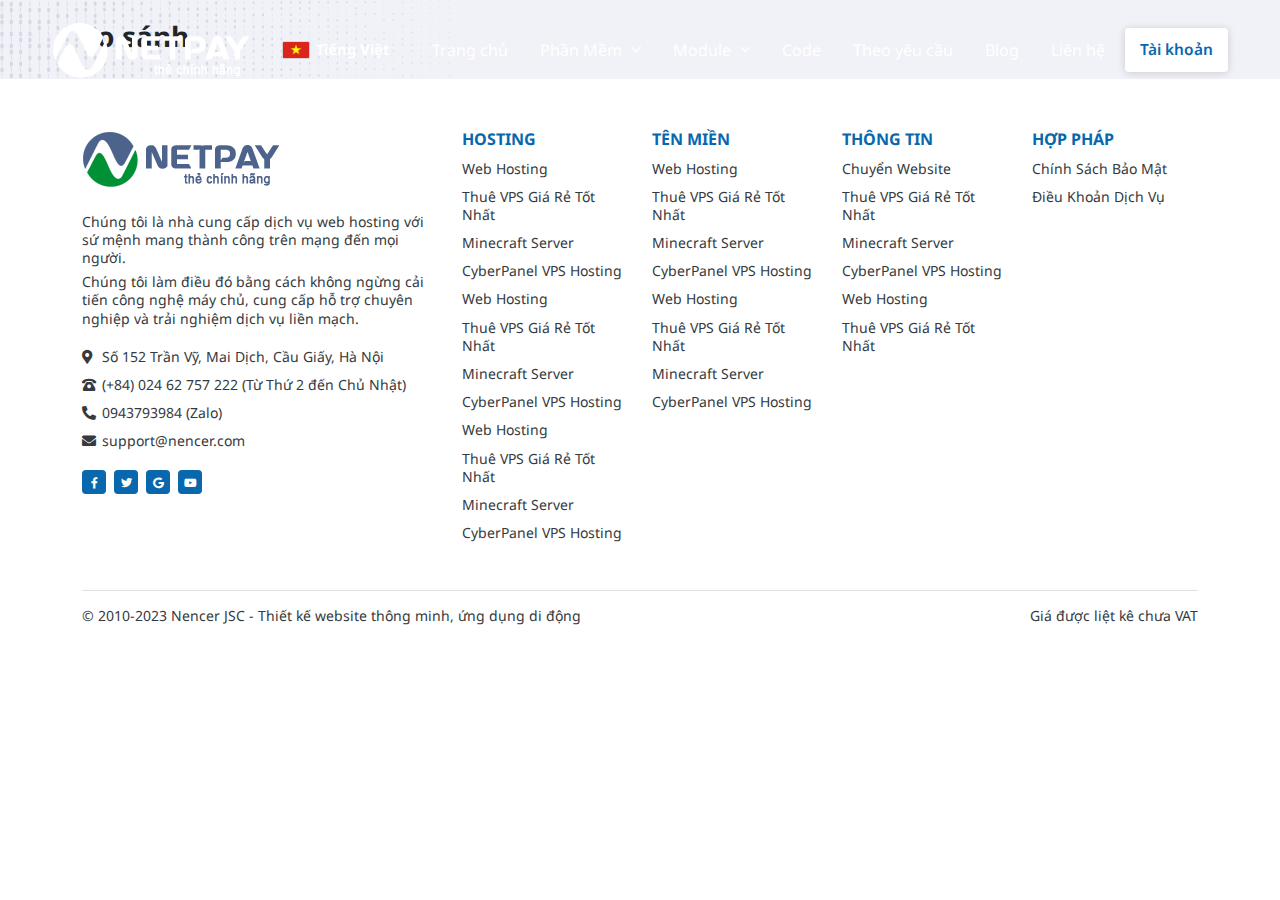
<file: so-sanh.html>
<!DOCTYPE html>
<html lang="vi">
<head>
	<meta charset="UTF-8">
	<meta name="viewport"
		  content="width=device-width, user-scalable=no, initial-scale=1.0, maximum-scale=1.0, minimum-scale=1.0">

	<title>Template Nencer</title>
	<meta name="description" content="Template Nencer">
	<meta name="author" content="">

	<meta property="og:title" content="Template Nencer">
	<meta property="og:type" content="website">
	<meta property="og:url" content="">
	<meta property="og:description" content="Template Nencer">
	<meta property="og:image" content="">

	<link rel="preconnect" href="https://fonts.googleapis.com">
	<link rel="preconnect" href="https://fonts.gstatic.com" crossorigin>
	<link href="https://fonts.googleapis.com/css2?family=Noto+Sans:ital,wght@0,100;0,200;0,300;0,400;0,500;0,600;0,700;0,800;0,900;1,100;1,200;1,300;1,400;1,500;1,600;1,700;1,800;1,900&display=swap"
		  rel="stylesheet">

	<link rel="icon" href="/assets/images/favicon.png">
	<link rel="apple-touch-icon" href="/assets/images/favicon.png">
	<link rel="stylesheet" href="./assets/plugins/bootstrap/css/bootstrap.min.css">
	<link rel="stylesheet" href="./assets/plugins/swiper/swiper-bundle.min.css">
	<link rel="stylesheet" href="./assets/plugins/fancybox/fancybox.min.css">
	<link rel="stylesheet" href="./assets/fonts/fontawesome/css/all.min.css">
	<link rel="stylesheet" href="./assets/css/base.css">
	<link rel="stylesheet" href="./assets/css/style.css">

	<style>
		:root {
			--primary-color: #0867AD;
			--primary-hover: #0b3375;
			--primary-rgb: 8, 103, 173;

			--secondary-color: #ED3439;
			--secondary-hover: #c62a2e;
			--secondary-rgb: 237, 52, 57;
		}
	</style>
</head>
<body>

<div id="header" class="header">
	<div class="header-main">
		<div class="container-fluid">
			<div class="header-grid">
				<div class="header-logo">
					<a href="" class="d-inline-block align-middle">
						<img src="./assets/images/netpay-white.png" class="img-fluid header-logo_is--noSticky" alt="">
						<img src="./assets/images/logo.png" class="img-fluid header-logo_is--sticky" alt="">
					</a>
				</div>
				<div class="header-language">
					<a href="javascript:void(0)" class="header-language_button">
						<img src="./assets/images/language/vn.webp" class="img-fluid" alt="">
						<span>
							Tiếng Việt
						</span>
					</a>
					<div class="header-language_list">
						<a href="javascript:void(0)" class="header-language_list--item">
							<img src="./assets/images/language/vn.webp" class="img-fluid" alt="">
							Tiếng Việt
						</a>
						<a href="javascript:void(0)" class="header-language_list--item">
							<img src="./assets/images/language/en.webp" class="img-fluid" alt="">
							English
						</a>
						<a href="javascript:void(0)" class="header-language_list--item">
							<img src="./assets/images/language/cn.webp" class="img-fluid" alt="">
							中国
						</a>
					</div>
				</div>
				<div class="header-navigation">
					<div class="header-navigation_logo d-lg-none">
						<a href="" class="d-inline-flex align-middle">
							<img src="./assets/images/logo.png" class="img-fluid" alt="">
						</a>
						<button type="button" class="close-navigation" id="close-navigation">
							<i class="fal fa-times"></i>
						</button>
					</div>
					<ul class="header-navigation_list">
						<li class="header-navigation_item">
							<a href="" class="header-navigation_item--link">
								Trang chủ
							</a>
						</li>
						<li class="header-navigation_item">
							<a href="" class="header-navigation_item--link">
								Phần Mềm
								<i class="fal fa-angle-down header-navigation_item--icon"></i>
							</a>
							<ul class="header-navigation_sub--list">
								<li class="header-navigation_sub--item">
									<a href="" class="header-navigation_sub--item---link">
										<i class="fas fa-cloud"></i>
										<div class="header-navigation_sub--item---content">
											<div class="header-navigation_sub--item---content_title">
												Phần mềm
											</div>
											<div class="header-navigation_sub--item---content_description">
												Cung cấp phần mềm lớn và trung bình
											</div>
										</div>
									</a>
								</li>
								<li class="header-navigation_sub--item">
									<a href="" class="header-navigation_sub--item---link">
										<i class="fas fa-cloud"></i>
										<div class="header-navigation_sub--item---content">
											<div class="header-navigation_sub--item---content_title">
												Phần mềm
											</div>
											<div class="header-navigation_sub--item---content_description">
												Cung cấp phần mềm lớn và trung bình
											</div>
										</div>
									</a>
								</li>
								<li class="header-navigation_sub--item">
									<a href="" class="header-navigation_sub--item---link">
										<i class="fas fa-cloud"></i>
										<div class="header-navigation_sub--item---content">
											<div class="header-navigation_sub--item---content_title">
												Phần mềm
											</div>
											<div class="header-navigation_sub--item---content_description">
												Cung cấp phần mềm lớn và trung bình
											</div>
										</div>
									</a>
								</li>
								<li class="header-navigation_sub--item">
									<a href="" class="header-navigation_sub--item---link">
										<i class="fas fa-cloud"></i>
										<div class="header-navigation_sub--item---content">
											<div class="header-navigation_sub--item---content_title">
												Phần mềm
											</div>
											<div class="header-navigation_sub--item---content_description">
												Cung cấp phần mềm lớn và trung bình
											</div>
										</div>
									</a>
								</li>
								<li class="header-navigation_sub--item">
									<a href="" class="header-navigation_sub--item---link">
										<i class="fas fa-cloud"></i>
										<div class="header-navigation_sub--item---content">
											<div class="header-navigation_sub--item---content_title">
												Phần mềm
											</div>
											<div class="header-navigation_sub--item---content_description">
												Cung cấp phần mềm lớn và trung bình
											</div>
										</div>
									</a>
								</li>
							</ul>
						</li>
						<li class="header-navigation_item">
							<a href="" class="header-navigation_item--link">
								Module
								<i class="fal fa-angle-down header-navigation_item--icon"></i>
							</a>
							<ul class="header-navigation_sub--list">
								<li class="header-navigation_sub--item">
									<a href="" class="header-navigation_sub--item---link">
										<i class="fas fa-cloud"></i>
										<div class="header-navigation_sub--item---content">
											<div class="header-navigation_sub--item---content_title">
												Module
											</div>
											<div class="header-navigation_sub--item---content_description">
												Cung cấp Module lớn và trung bình
											</div>
										</div>
									</a>
								</li>
								<li class="header-navigation_sub--item">
									<a href="" class="header-navigation_sub--item---link">
										<i class="fas fa-cloud"></i>
										<div class="header-navigation_sub--item---content">
											<div class="header-navigation_sub--item---content_title">
												Module
											</div>
											<div class="header-navigation_sub--item---content_description">
												Cung cấp Module lớn và trung bình
											</div>
										</div>
									</a>
								</li>
								<li class="header-navigation_sub--item">
									<a href="" class="header-navigation_sub--item---link">
										<i class="fas fa-cloud"></i>
										<div class="header-navigation_sub--item---content">
											<div class="header-navigation_sub--item---content_title">
												Module
											</div>
											<div class="header-navigation_sub--item---content_description">
												Cung cấp Module lớn và trung bình
											</div>
										</div>
									</a>
								</li>
								<li class="header-navigation_sub--item">
									<a href="" class="header-navigation_sub--item---link">
										<i class="fas fa-cloud"></i>
										<div class="header-navigation_sub--item---content">
											<div class="header-navigation_sub--item---content_title">
												Module
											</div>
											<div class="header-navigation_sub--item---content_description">
												Cung cấp Module lớn và trung bình
											</div>
										</div>
									</a>
								</li>
								<li class="header-navigation_sub--item">
									<a href="" class="header-navigation_sub--item---link">
										<i class="fas fa-cloud"></i>
										<div class="header-navigation_sub--item---content">
											<div class="header-navigation_sub--item---content_title">
												Module
											</div>
											<div class="header-navigation_sub--item---content_description">
												Cung cấp Module lớn và trung bình
											</div>
										</div>
									</a>
								</li>
							</ul>
						</li>
						<li class="header-navigation_item">
							<a href="" class="header-navigation_item--link">
								Code
							</a>
						</li>
						<li class="header-navigation_item">
							<a href="" class="header-navigation_item--link">
								Theo yêu cầu
							</a>
						</li>
						<li class="header-navigation_item">
							<a href="" class="header-navigation_item--link">
								Blog
							</a>
						</li>
						<li class="header-navigation_item">
							<a href="" class="header-navigation_item--link">
								Liên hệ
							</a>
						</li>
					</ul>
				</div>
				<div class="header-account">
					<!--
					---
					--- Chưa đăng nhập
					---
					<div class="header-account_button">
						<a href="" class="button-theme button-theme_secondary d-lg-inline-flex d-none">
							Đăng nhập
						</a>
						<a href="" class="d-block d-lg-none">
							<i class="fas fa-user-alt"></i>
						</a>
					</div>
					-->

					<!--
					---
					--- Đã đăng nhập
					---
					-->
					<div class="header-account_list">
						<a href="javascript:void(0)"
						   class="button-theme button-theme_secondary d-lg-inline-flex d-none">
							Tài khoản
						</a>
						<a href="javascript:void(0)" class="d-block d-lg-none">
							<i class="fas fa-user-alt"></i>
						</a>
						<ul class="list-unstyled mb-0">
							<li class="header-account_list--header">
								Xin chào,
								<br>
								<b>Nguyễn Văn A</b>
							</li>
							<li class="header-account_list--item">
								<a href="">
									<i class="fas fa-user"></i>
									Thông tin tài khoản
								</a>
							</li>
							<li class="header-account_list--item">
								<a href="">
									<i class="fas fa-clipboard-list"></i>
									Lịch sử mua hàng
								</a>
							</li>
							<li class="header-account_list--item">
								<a href="">
									<i class="fas fa-lock-alt"></i>
									Đổi mật khẩu
								</a>
							</li>
							<li class="header-account_list--bottom">
								<a href="">
									Đăng xuất
								</a>
							</li>
						</ul>
					</div>
				</div>
				<div class="header-hamburger d-block d-lg-none">
					<div class="hamburger" id="call-navigation">
						<span></span>
					</div>
				</div>
			</div>
		</div>
	</div>
	<div class="header-overlay" id="header-overlay"></div>
</div>

<div id="main" class="main">
	<div class="section-breadcrumb">
		<div class="container">
			<div class="breadcrumb-title">
				So sánh
			</div>
			<div class="breadcrumb-list">

			</div>
		</div>
	</div>
</div>

<footer id="footer" class="footer">
	<div class="container">
		<div class="footer-top">
			<div class="row">
				<div class="col-xl-4">
					<div class="footer-item">
						<div class="footer-logo">
							<a href="/" class="d-inline-block align-middle">
								<img src="./assets/images/logo.png" class="img-fluid" alt="">
							</a>
						</div>
						<div class="footer-text">
							<p>
								Chúng tôi là nhà cung cấp dịch vụ web hosting với sứ mệnh mang thành công trên mạng đến
								mọi người.
							</p>
							<p>
								Chúng tôi làm điều đó bằng cách không ngừng cải tiến công nghệ máy chủ, cung cấp hỗ trợ
								chuyên nghiệp và trải nghiệm dịch vụ liền mạch.
							</p>
						</div>
						<ul class="footer-list list-unstyled mb-0">
							<li class="footer-list_item">
								<a href="" class="footer-list_item--link">
									<i class="fas fa-map-marker-alt"></i>Số 152 Trần Vỹ, Mai Dịch, Cầu Giấy, Hà Nội
								</a>
							</li>
							<li class="footer-list_item">
								<a href="" class="footer-list_item--link">
									<i class="fas fa-phone-rotary"></i>(+84) 024 62 757 222 (Từ Thứ 2 đến Chủ Nhật)
								</a>
							</li>
							<li class="footer-list_item">
								<a href="" class="footer-list_item--link">
									<i class="fas fa-phone-alt"></i>0943793984 (Zalo)
								</a>
							</li>
							<li class="footer-list_item">
								<a href="" class="footer-list_item--link">
									<i class="fas fa-envelope"></i>support@nencer.com
								</a>
							</li>
						</ul>
						<ul class="footer-social list-unstyled mb-0 d-flex align-items-center justify-content-start">
							<li class="footer-social_item">
								<a href="fb.com/admin" class="footer-social_item--link">
									<i class="fab fa-facebook-f"></i>
								</a>
							</li>
							<li class="footer-social_item">
								<a href="fb.com/admin" class="footer-social_item--link">
									<i class="fab fa-twitter"></i>
								</a>
							</li>
							<li class="footer-social_item">
								<a href="fb.com/admin" class="footer-social_item--link">
									<i class="fab fa-google"></i>
								</a>
							</li>
							<li class="footer-social_item">
								<a href="https://www.youtube.com/watch?v=neCmEbI2VWg" class="footer-social_item--link">
									<i class="fab fa-youtube"></i>
								</a>
							</li>
						</ul>
					</div>
				</div>
				<div class="col-xl-8">
					<div class="row">
						<div class="col-lg-3 col-sm-6">
							<div class="footer-item">
								<div class="footer-title">
									HOSTING
								</div>
								<ul class="footer-list list-unstyled mb-0">
									<li class="footer-list_item">
										<a href="" class="footer-list_item--link">
											Web Hosting
										</a>
									</li>
									<li class="footer-list_item">
										<a href="" class="footer-list_item--link">
											Thuê VPS Giá Rẻ Tốt Nhất
										</a>
									</li>
									<li class="footer-list_item">
										<a href="" class="footer-list_item--link">
											Minecraft Server
										</a>
									</li>
									<li class="footer-list_item">
										<a href="" class="footer-list_item--link">
											CyberPanel VPS Hosting
										</a>
									</li>
									<li class="footer-list_item">
										<a href="" class="footer-list_item--link">
											Web Hosting
										</a>
									</li>
									<li class="footer-list_item">
										<a href="" class="footer-list_item--link">
											Thuê VPS Giá Rẻ Tốt Nhất
										</a>
									</li>
									<li class="footer-list_item">
										<a href="" class="footer-list_item--link">
											Minecraft Server
										</a>
									</li>
									<li class="footer-list_item">
										<a href="" class="footer-list_item--link">
											CyberPanel VPS Hosting
										</a>
									</li>
									<li class="footer-list_item">
										<a href="" class="footer-list_item--link">
											Web Hosting
										</a>
									</li>
									<li class="footer-list_item">
										<a href="" class="footer-list_item--link">
											Thuê VPS Giá Rẻ Tốt Nhất
										</a>
									</li>
									<li class="footer-list_item">
										<a href="" class="footer-list_item--link">
											Minecraft Server
										</a>
									</li>
									<li class="footer-list_item">
										<a href="" class="footer-list_item--link">
											CyberPanel VPS Hosting
										</a>
									</li>
								</ul>
							</div>
						</div>
						<div class="col-lg-3 col-sm-6">
							<div class="footer-item">
								<div class="footer-title">
									TÊN MIỀN
								</div>
								<ul class="footer-list list-unstyled mb-0">
									<li class="footer-list_item">
										<a href="" class="footer-list_item--link">
											Web Hosting
										</a>
									</li>
									<li class="footer-list_item">
										<a href="" class="footer-list_item--link">
											Thuê VPS Giá Rẻ Tốt Nhất
										</a>
									</li>
									<li class="footer-list_item">
										<a href="" class="footer-list_item--link">
											Minecraft Server
										</a>
									</li>
									<li class="footer-list_item">
										<a href="" class="footer-list_item--link">
											CyberPanel VPS Hosting
										</a>
									</li>
									<li class="footer-list_item">
										<a href="" class="footer-list_item--link">
											Web Hosting
										</a>
									</li>
									<li class="footer-list_item">
										<a href="" class="footer-list_item--link">
											Thuê VPS Giá Rẻ Tốt Nhất
										</a>
									</li>
									<li class="footer-list_item">
										<a href="" class="footer-list_item--link">
											Minecraft Server
										</a>
									</li>
									<li class="footer-list_item">
										<a href="" class="footer-list_item--link">
											CyberPanel VPS Hosting
										</a>
									</li>
								</ul>
							</div>
						</div>
						<div class="col-lg-3 col-sm-6">
							<div class="footer-item">
								<div class="footer-title">
									THÔNG TIN
								</div>
								<ul class="footer-list list-unstyled mb-0">
									<li class="footer-list_item">
										<a href="" class="footer-list_item--link">
											Chuyển Website
										</a>
									</li>
									<li class="footer-list_item">
										<a href="" class="footer-list_item--link">
											Thuê VPS Giá Rẻ Tốt Nhất
										</a>
									</li>
									<li class="footer-list_item">
										<a href="" class="footer-list_item--link">
											Minecraft Server
										</a>
									</li>
									<li class="footer-list_item">
										<a href="" class="footer-list_item--link">
											CyberPanel VPS Hosting
										</a>
									</li>
									<li class="footer-list_item">
										<a href="" class="footer-list_item--link">
											Web Hosting
										</a>
									</li>
									<li class="footer-list_item">
										<a href="" class="footer-list_item--link">
											Thuê VPS Giá Rẻ Tốt Nhất
										</a>
									</li>
								</ul>
							</div>
						</div>
						<div class="col-lg-3 col-sm-6">
							<div class="footer-item">
								<div class="footer-title">
									HỢP PHÁP
								</div>
								<ul class="footer-list list-unstyled mb-0">
									<li class="footer-list_item">
										<a href="" class="footer-list_item--link">
											Chính Sách Bảo Mật
										</a>
									</li>
									<li class="footer-list_item">
										<a href="" class="footer-list_item--link">
											Điều Khoản Dịch Vụ
										</a>
									</li>
								</ul>
							</div>
						</div>
					</div>
				</div>
			</div>
		</div>
		<div class="footer-bottom">
			<div class="row">
				<div class="col-lg-7">
					<div class="text-lg-start text-center">
						© 2010-2023 Nencer JSC - Thiết kế website thông minh, ứng dụng di động
					</div>
				</div>
				<div class="col-lg-5 mt-2 mt-lg-0">
					<div class="text-lg-end text-center">
						Giá được liệt kê chưa VAT
					</div>
				</div>
			</div>
		</div>
	</div>
</footer>

<script type=" text/javascript" src="./assets/plugins/jquery.min.js"></script>
<script type="text/javascript"
		src="./assets/plugins/bootstrap/js/bootstrap.bundle.min.js"></script>
<script type="text/javascript" src="./assets/plugins/swiper/swiper-bundle.min.js"></script>
<script type="text/javascript" src="./assets/plugins/fancybox/fancybox.min.js"></script>
<script type="text/javascript" src="./assets/js/app.js"></script>
</body>
</html>
</file>
<file: assets/css/base.css>
:root {
	--transition-default: 0.3s all ease-in-out;
	--font-theme: 'Noto Sans', Arial, Helvetica, sans-serif;
	--size-theme: 14px;
}

body {
	position: relative;
	width: 100%;
	color: var(--bs-gray-800);
	font-family: var(--font-theme);
	font-size: var(--size-theme);
	font-weight: 400;
	font-style: normal;
	background-color: #fff;
	line-height: 1.3;
}

a,
a:hover,
a:focus {
	outline: none;
	text-decoration: none;
	cursor: pointer;
	-o-transition: var(--transition-default);
	transition: var(--transition-default);
	-webkit-transition: var(--transition-default);
}

button,
button:hover,
button:focus {
	-webkit-box-shadow: none !important;
	box-shadow: none !important;
	outline: none !important;
	text-decoration: none !important;
	cursor: pointer;
	-o-transition: var(--transition-default);
	transition: var(--transition-default);
	-webkit-transition: var(--transition-default);
	cursor: pointer !important;
}

input,
select,
textarea {
	-o-transition: var(--transition-default);
	transition: var(--transition-default);
	-webkit-transition: var(--transition-default);
}

input:focus,
select:focus,
textarea:focus {
	box-shadow: inset 0 1px 1px rgb(0 0 0 / 8%), 0 0 8px rgb(102 175 233 / 60%) !important;
	-webkit-box-shadow: inset 0 1px 1px rgb(0 0 0 / 8%), 0 0 8px rgb(102 175 233 / 60%) !important;
	outline: none !important;
	border-color: #66afe9 !important;
}

.transition-default {
	-o-transition: var(--transition-default);
	transition: var(--transition-default);
	-webkit-transition: var(--transition-default);
}

.background-cover {
	background-size: cover;
	background-position: center center;
	background-repeat: no-repeat;
}

.image-cover {
	position: absolute;
	top: 0;
	left: 0;
	width: 100%;
	height: 100%;
	-o-object-fit: cover;
	object-fit: cover;
}

.image-contain {
	position: absolute;
	top: 0;
	left: 0;
	width: 100%;
	height: 100%;
	-o-object-fit: contain;
	object-fit: contain;
}

.object-fit-cover {
	-o-object-fit: cover;
	object-fit: cover;
}

.object-fit-contain {
	-o-object-fit: contain;
	object-fit: contain;
}

.pseudo:before,
.pseudo:after {
	position: absolute;
	content: '';
	display: block;
}

.limit {
	--font-size: 1em;
	--line-height: inherit;
	--line: 2;
	overflow: hidden;
	-o-text-overflow: ellipsis;
	text-overflow: ellipsis;
	display: -webkit-box;
	-webkit-line-clamp: var(--line);
	line-clamp: var(--line);
	-webkit-box-orient: vertical;
	height: calc(var(--line) * var(--font-size) * var(--line-height));
}

input::-webkit-outer-spin-button,
input::-webkit-inner-spin-button {
	-webkit-appearance: none;
	margin: 0;
}

input[type='number'] {
	-moz-appearance: textfield;
}

.zi--1 {
	z-index: -1;
}

.zi-1 {
	z-index: 1;
}

.zi-2 {
	z-index: 2;
}

.zi-3 {
	z-index: 3;
}

.zi-4 {
	z-index: 4;
}

.zi-5 {
	z-index: 5;
}

.zi-10 {
	z-index: 10;
}

.button-theme {
	position: relative;
	color: var(--bs-white);
	text-align: center;
	min-height: 44px;
	display: -webkit-inline-box;
	display: -ms-inline-flexbox;
	display: inline-flex;
	-webkit-box-align: center;
	-ms-flex-align: center;
	align-items: center;
	-webkit-box-pack: center;
	-ms-flex-pack: center;
	justify-content: center;
	white-space: nowrap;
	-webkit-box-orient: vertical;
	-webkit-box-direction: normal;
	-ms-flex-direction: column;
	flex-direction: column;
	line-height: 1;
	padding: 12px 66px;
	cursor: pointer;
	border: 0;
	-webkit-box-shadow: 0 1px 8px rgb(0 0 0 / 16%) !important;
	box-shadow: 0 1px 8px rgb(0 0 0 / 16%) !important;
	border-radius: 4px;
	-webkit-transition: var(--transition-default);
	-o-transition: var(--transition-default);
	transition: var(--transition-default);
	font-size: 1.1em;
	font-weight: 600;
}

.button-theme.button-small {
	min-height: 40px;
	padding: 12px 50px;
	font-size: 1.05em;
}

.button-theme.button-theme_primary {
	background-color: var(--primary-color);
}

.button-theme.button-theme_primary:hover {
	background-color: var(--primary-hover);
	color: var(--bs-white);
}

.button-theme.button-theme_secondary {
	background-color: var(--secondary-color);
}

.button-theme.button-theme_secondary:hover {
	background-color: var(--secondary-hover);
	color: var(--bs-white);
}

.button-theme.button-theme_light {
	background: transparent;
	border: 1px solid var(--bs-white);
}

.button-theme.button-theme_light:hover {
	opacity: .85;
	color: var(--bs-white);
}

.button-theme > span {
	font-size: .8em;
	font-weight: 400;
	margin-top: 4px;
	color: var(--bs-gray-200);
}

.section-gap {
	padding: 64px 0;
}

.section-gap_small {
	padding: 48px 0;
}

.section-gap_sm {
	padding: 32px 0;
}

.section-gap_xs {
	padding: 24px 0;
}

@media screen and (max-width: 991px) {
	.section-gap {
		padding: 32px 0;
	}

	.section-gap_small {
		padding: 24px 0;
	}

}

.ratio > img {
	-o-object-fit: cover;
	object-fit: cover;
}

.ratio-2x1 {
	--bs-aspect-ratio: 50%;
}
</file>
<file: assets/css/style.css>
.section-heading {
	position: relative;
	display: -webkit-box;
	display: -ms-flexbox;
	display: flex;
	-webkit-box-orient: vertical;
	-webkit-box-direction: normal;
	-ms-flex-direction: column;
	flex-direction: column;
	gap: 10px;
}

.section-heading.section-heading_gap {
	margin-bottom: 42px;
}

.section-heading.section-heading_gap--sm {
	margin-bottom: 14px;
}

.section-heading .section-heading_title {
	font-size: 2.4em;
	font-weight: 700;
	color: var(--bs-gray-900);
	line-height: 1.2;
	margin-bottom: 0;
}

.section-heading .section-heading_sub {
	font-size: 1.6em;
	color: var(--bs-gray-900);
	font-weight: 700;
}

.section-heading .section-heading_btn {
	position: relative;
}

.section-heading .section-heading_description {
	font-size: 1.075em;
	letter-spacing: 0.5px;
	color: var(--bs-gray-600);
	line-height: 1.6;
}

.section-heading .section-heading_description p:last-child {
	margin-bottom: 0;
}

.section-heading .section-heading_count {
	display: -webkit-box;
	display: -ms-flexbox;
	display: flex;
}

.section-heading .section-heading_count .section-heading_count--item {
	display: -webkit-box;
	display: -ms-flexbox;
	display: flex;
	-webkit-box-orient: vertical;
	-webkit-box-direction: normal;
	-ms-flex-direction: column;
	flex-direction: column;
	gap: 5px;
	padding-right: 15px;
}

.section-heading .section-heading_count .section-heading_count--item .section-heading_count--number {
	color: var(--primary-color);
	font-size: 2.4em;
	font-weight: 700;
}

.section-heading .section-heading_count .section-heading_count--item .section-heading_count--text {
	font-size: 1.15em;
	color: var(--primary-color);
	font-weight: 500;
}

.section-heading .section-heading_count .section-heading_count--item:last-child {
	border-left: 1px solid var(--bs-gray-400);
	padding-right: 0;
	padding-left: 15px;
}

.section-heading .section-heading_decor {
	border-bottom-left-radius: 4px;
	border-top-left-radius: 4px;
	background-color: var(--primary-color);
	display: -webkit-box;
	display: -ms-flexbox;
	display: flex;
	-webkit-box-align: center;
	-ms-flex-align: center;
	align-items: center;
	-webkit-box-pack: center;
	-ms-flex-pack: center;
	justify-content: center;
	padding: 0 30px;
	height: 46px;
	width: -webkit-max-content;
	width: -moz-max-content;
	width: max-content;
	position: relative;
	font-size: 1.3em;
	color: var(--bs-white);
	font-weight: 700;
	margin-bottom: 15px;
}

.section-heading .section-heading_decor:before {
	right: -23px;
	border-color: transparent transparent transparent var(--primary-color);
	border-width: 23px 0 23px 23px;
	content: "";
	position: absolute;
	top: 0;
	width: 0;
	height: 0;
	border-style: solid;
}

@media screen and (max-width: 991px) {
	.section-heading {
		text-align: center !important;
		margin-bottom: 32px !important;
	}

	.section-heading .section-heading_title {
		font-size: 1.8em;
	}

	.section-heading .section-heading_description {
		font-size: 1em !important;
	}

	.section-heading .section-heading_count .section-heading_count--item .section-heading_count--number {
		font-size: 1.8em;
	}

	.section-heading .section-heading_count .section-heading_count--item .section-heading_count--text {
		font-size: 1.1em;
	}
}

@media screen and (max-width: 1199px) {
	.section-heading .section-heading_btn {
		padding-left: 40px;
		padding-right: 40px;
	}

	.section-heading .section-heading_btn .section-heading-hamburger {
		position: absolute;
		top: 0;
		left: 0;
	}

	.section-heading .section-heading_btn .section-heading-hamburger .hamburger {
		width: 30px;
		height: 30px;
		display: -webkit-box;
		display: -ms-flexbox;
		display: flex;
		-webkit-box-orient: vertical;
		-webkit-box-direction: normal;
		-ms-flex-direction: column;
		flex-direction: column;
		-webkit-box-align: center;
		-ms-flex-align: center;
		align-items: center;
		-webkit-box-pack: center;
		-ms-flex-pack: center;
		justify-content: center;
		-webkit-transition: var(--transition-default);
		-o-transition: var(--transition-default);
		transition: var(--transition-default);
	}

	.section-heading .section-heading_btn .section-heading-hamburger .hamburger:before,
	.section-heading .section-heading_btn .section-heading-hamburger .hamburger:after,
	.section-heading .section-heading_btn .section-heading-hamburger .hamburger > span {
		display: block;
		width: 24px;
		height: 2px;
		margin: 2.5px 0;
		background-color: var(--primary-color);
		-webkit-transition: all 0.6s ease;
		-o-transition: all 0.6s ease;
		transition: all 0.6s ease;
		-webkit-transform: rotate(0deg);
		-ms-transform: rotate(0deg);
		transform: rotate(0deg);
		opacity: 1;
	}

	.section-heading .section-heading_btn .section-heading-hamburger .hamburger:before, .section-heading .section-heading_btn .section-heading-hamburger .hamburger:after {
		content: "";
	}

	.is-sidebar .section-heading .section-heading_btn .section-heading-hamburger .hamburger > span {
		-webkit-transform: rotate(-45deg);
		-ms-transform: rotate(-45deg);
		transform: rotate(-45deg);
		opacity: 0;
	}

	.is-sidebar .section-heading .section-heading_btn .section-heading-hamburger .hamburger:before {
		-webkit-transform: rotate(45deg);
		-ms-transform: rotate(45deg);
		transform: rotate(45deg);
		margin-top: 5px;
	}

	.is-sidebar .section-heading .section-heading_btn .section-heading-hamburger .hamburger:after {
		-webkit-transform: rotate(-45deg);
		-ms-transform: rotate(-45deg);
		transform: rotate(-45deg);
		margin-top: -11.5px;
	}
}

.header {
	position: absolute;
	top: 0;
	left: 0;
	right: 0;
	z-index: 1019;
	-webkit-transition: var(--transition-default);
	-o-transition: var(--transition-default);
	transition: var(--transition-default);
}

.header .header-main {
	padding: 20px 40px;
	-webkit-transition: var(--transition-default);
	-o-transition: var(--transition-default);
	transition: var(--transition-default);
}

.header .header-grid {
	display: -webkit-box;
	display: -ms-flexbox;
	display: flex;
	-webkit-box-align: center;
	-ms-flex-align: center;
	align-items: center;
	-ms-flex-wrap: wrap;
	flex-wrap: wrap;
}

.header .header-grid .header-logo {
	position: relative;
}

.header .header-grid .header-logo .header-logo_is--noSticky {
	-webkit-transition: var(--transition-default);
	-o-transition: var(--transition-default);
	transition: var(--transition-default);
}

.header .header-grid .header-logo .header-logo_is--sticky {
	position: absolute;
	left: 0;
	top: 50%;
	-webkit-transform: translateY(-50%);
	-ms-transform: translateY(-50%);
	transform: translateY(-50%);
	opacity: 0;
	visibility: hidden;
	-webkit-transition: var(--transition-default);
	-o-transition: var(--transition-default);
	transition: var(--transition-default);
}

.header .header-language {
	margin-left: 32px;
	position: relative;
	display: -webkit-box;
	display: -ms-flexbox;
	display: flex;
	gap: 4px;
	-webkit-box-align: center;
	-ms-flex-align: center;
	align-items: center;
}

.header .header-language.header-language_mobile {
	display: none;
}

.header .header-language .header-language_button {
	display: -webkit-box;
	display: -ms-flexbox;
	display: flex;
	-webkit-box-align: center;
	-ms-flex-align: center;
	align-items: center;
	color: var(--bs-white);
	font-size: 1.05em;
	padding: 12px 0;
	font-weight: 700;
	text-decoration: none;
	-webkit-transition: var(--transition-default);
	-o-transition: var(--transition-default);
	transition: var(--transition-default);
}

.header .header-language .header-language_button img {
	margin-right: 6px;
	width: 28px;
	height: 18px;
}

.header .header-language .header-language_button:hover {
	opacity: .75;
}

.header .header-language .header-language_list {
	position: absolute;
	top: calc(100% + 10px);
	left: 0;
	-webkit-transform: translateX(-12.5%);
	-ms-transform: translateX(-12.5%);
	transform: translateX(-12.5%);
	display: -webkit-box;
	display: -ms-flexbox;
	display: flex;
	-webkit-box-orient: vertical;
	-webkit-box-direction: normal;
	-ms-flex-direction: column;
	flex-direction: column;
	background: var(--bs-white);
	border-radius: 4px;
	padding: 12px 10px;
	width: 150px;
	pointer-events: none;
	opacity: 0;
	visibility: hidden;
	-webkit-transition: var(--transition-default);
	-o-transition: var(--transition-default);
	transition: var(--transition-default);
	-webkit-box-shadow: 0 0 15px rgb(0 0 0 / 15%);
	box-shadow: 0 0 15px rgb(0 0 0 / 15%);
}

.header .header-language .header-language_list:before {
	position: absolute;
	top: -16px;
	height: 16px;
	left: 0;
	right: 0;
	width: 100%;
	display: block;
	content: "";
}

.header .header-language .header-language_list:after {
	position: absolute;
	top: -16px;
	left: 50%;
	-webkit-transform: translateX(-50%);
	-ms-transform: translateX(-50%);
	transform: translateX(-50%);
	content: "";
	height: 0;
	width: 0;
	border-color: transparent;
	border-bottom-color: var(--bs-white);
	border-width: 8px;
	border-style: solid;
}

.header .header-language .header-language_list .header-language_list--item {
	display: -webkit-box;
	display: -ms-flexbox;
	display: flex;
	-webkit-box-align: center;
	-ms-flex-align: center;
	align-items: center;
	color: var(--primary-color);
	font-size: 1em;
	font-weight: 700;
	text-decoration: none;
	-webkit-transition: var(--transition-default);
	-o-transition: var(--transition-default);
	transition: var(--transition-default);
}

.header .header-language .header-language_list .header-language_list--item:hover {
	opacity: .7;
}

.header .header-language .header-language_list .header-language_list--item + .header-language_list--item {
	margin-top: 14px;
}

.header .header-language .header-language_list .header-language_list--item img {
	margin-right: 6px;
	width: 32px;
	height: 20px;
}

.header .header-navigation {
	display: -webkit-box;
	display: -ms-flexbox;
	display: flex;
	-webkit-box-align: center;
	-ms-flex-align: center;
	align-items: center;
	margin-left: auto;
}

.header .header-navigation .header-navigation_list {
	display: -webkit-box;
	display: -ms-flexbox;
	display: flex;
	-webkit-box-align: center;
	-ms-flex-align: center;
	align-items: center;
	margin-left: auto;
	list-style-type: none;
	margin-bottom: 0;
	gap: 8px;
	padding-left: 0;
}

.header .header-navigation .header-navigation_list .header-navigation_item {
	position: relative;
}

.header .header-navigation .header-navigation_list .header-navigation_item .header-navigation_item--link {
	color: var(--bs-white);
	display: inline-block;
	vertical-align: middle;
	font-size: 1.15em;
	padding: 12px;
}

.header .header-navigation .header-navigation_list .header-navigation_item .header-navigation_item--link .header-navigation_item--icon {
	margin-left: 5px;
	font-size: 1.25em;
	position: relative;
	top: 1px;
	-webkit-transition: .3s transform ease-in-out;
	-o-transition: .3s transform ease-in-out;
	transition: .3s transform ease-in-out;
}

@media screen and (min-width: 992px) {
	.header .header-navigation .header-navigation_list .header-navigation_item:hover .header-navigation_item--link {
		opacity: .7;
	}

	.header .header-navigation .header-navigation_list .header-navigation_item:hover .header-navigation_item--link .header-navigation_item--icon {
		-webkit-transform: rotate(180deg);
		-ms-transform: rotate(180deg);
		transform: rotate(180deg);
	}
}

.header .header-navigation .header-navigation_list .header-navigation_item:hover .header-navigation_sub--list {
	opacity: 1;
	visibility: visible;
	pointer-events: auto;
}

.header .header-navigation .header-navigation_sub--list {
	background: var(--bs-white);
	padding: 12px 10px;
	list-style: none;
	margin-bottom: 0;
	-webkit-transition: var(--transition-default);
	-o-transition: var(--transition-default);
	transition: var(--transition-default);
}

@media screen and (min-width: 992px) {
	.header .header-navigation .header-navigation_sub--list {
		display: -webkit-box;
		display: -ms-flexbox;
		display: flex;
		-webkit-box-orient: vertical;
		-webkit-box-direction: normal;
		-ms-flex-direction: column;
		flex-direction: column;
		gap: 15px;
		position: absolute;
		top: calc(100% + 10px);
		left: 50%;
		-webkit-transform: translateX(-50%);
		-ms-transform: translateX(-50%);
		transform: translateX(-50%);
		border-radius: 4px;
		width: 350px;
		-webkit-box-shadow: 0 0 15px rgb(0 0 0 / 15%);
		box-shadow: 0 0 15px rgb(0 0 0 / 15%);
		pointer-events: none;
		opacity: 0;
		visibility: hidden;
	}

	.header .header-navigation .header-navigation_sub--list:before {
		position: absolute;
		top: -16px;
		height: 16px;
		left: 0;
		right: 0;
		width: 100%;
		display: block;
		content: "";
	}

	.header .header-navigation .header-navigation_sub--list:after {
		position: absolute;
		top: -16px;
		left: 50%;
		-webkit-transform: translateX(-50%);
		-ms-transform: translateX(-50%);
		transform: translateX(-50%);
		content: "";
		height: 0;
		width: 0;
		border-color: transparent;
		border-bottom-color: var(--bs-white);
		border-width: 8px;
		border-style: solid;
	}

	.header .header-navigation .header-navigation_sub--list.header-navigation_sub--secondary {
		width: 250px;
		padding: 12px 15px;
		gap: 0;
	}
}

.header .header-navigation .header-navigation_sub--list .header-navigation_sub--item {
	-webkit-transition: var(--transition-default);
	-o-transition: var(--transition-default);
	transition: var(--transition-default);
}

.header .header-navigation .header-navigation_sub--list .header-navigation_sub--item .header-navigation_sub--item---link {
	display: -webkit-box;
	display: -ms-flexbox;
	display: flex;
	-webkit-box-align: center;
	-ms-flex-align: center;
	align-items: center;
	width: 100%;
	padding: 0 15px;
	gap: 15px;
}

.header .header-navigation .header-navigation_sub--list .header-navigation_sub--item .header-navigation_sub--item---link > i {
	font-size: 1.6em;
	color: var(--primary-color);
	-webkit-transition: var(--transition-default);
	-o-transition: var(--transition-default);
	transition: var(--transition-default);
}

.header .header-navigation .header-navigation_sub--list .header-navigation_sub--item .header-navigation_sub--item---link .header-navigation_sub--item---content {
	display: -webkit-box;
	display: -ms-flexbox;
	display: flex;
	-webkit-box-orient: vertical;
	-webkit-box-direction: normal;
	-ms-flex-direction: column;
	flex-direction: column;
}

.header .header-navigation .header-navigation_sub--list .header-navigation_sub--item .header-navigation_sub--item---link .header-navigation_sub--item---content .header-navigation_sub--item---content_title {
	color: var(--primary-color);
	font-size: 1.15em;
	font-weight: 700;
}

.header .header-navigation .header-navigation_sub--list .header-navigation_sub--item .header-navigation_sub--item---link .header-navigation_sub--item---content .header-navigation_sub--item---content_description {
	font-size: 1em;
	color: var(--bs-gray-900);
}

.header .header-navigation .header-navigation_sub--list .header-navigation_sub--item:hover {
	-webkit-transform: scale(1.05);
	-ms-transform: scale(1.05);
	transform: scale(1.05);
}

.header .header-navigation .header-navigation_sub--list.header-navigation_sub--secondary .header-navigation_sub--item .header-navigation_sub--item---link {
	position: relative;
	padding: 10px 15px;
	border-radius: 4px;
}

.header .header-navigation .header-navigation_sub--list.header-navigation_sub--secondary .header-navigation_sub--item .header-navigation_sub--item---link:before {
	position: absolute;
	content: "";
	display: block;
	width: 5px;
	height: 5px;
	border-radius: 50%;
	top: calc(50% + 1px);
	-webkit-transform: translateY(-50%);
	-ms-transform: translateY(-50%);
	transform: translateY(-50%);
	left: 0;
	background: var(--primary-color);
	-webkit-transition: var(--transition-default);
	-o-transition: var(--transition-default);
	transition: var(--transition-default);
}

.header .header-navigation .header-navigation_sub--list.header-navigation_sub--secondary .header-navigation_sub--item .header-navigation_sub--item---link .header-navigation_sub--item---content .header-navigation_sub--item---content_title {
	font-size: 1.1em;
}

.header .header-navigation .header-navigation_sub--list.header-navigation_sub--secondary .header-navigation_sub--item:hover {
	-webkit-transform: scale(1);
	-ms-transform: scale(1);
	transform: scale(1);
}

.header .header-navigation .header-navigation_sub--list.header-navigation_sub--secondary .header-navigation_sub--item:hover .header-navigation_sub--item---link {
	background: #f5f5f5;
	padding-left: 20px;
}

.header .header-navigation .header-navigation_sub--list.header-navigation_sub--secondary .header-navigation_sub--item:hover .header-navigation_sub--item---link:before {
	left: 9px;
}

.header .header-account .header-account_button,
.header .header-account .header-account_list {
	margin-left: 8px;
	position: relative;
}

.header .header-account .header-account_button .button-theme {
	padding: 10px 15px;
}

.header .header-account .header-account_list .button-theme {
	padding: 10px 15px;
	background: var(--bs-white);
	color: var(--primary-color);
}

.header .header-account .header-account_list:hover ul {
	opacity: 1;
	visibility: visible;
	pointer-events: auto;
}

.header .header-account .header-account_list ul {
	position: absolute;
	right: 0;
	top: calc(100% + 10px);
	display: -webkit-box;
	display: -ms-flexbox;
	display: flex;
	-webkit-box-orient: vertical;
	-webkit-box-direction: normal;
	-ms-flex-direction: column;
	flex-direction: column;
	background: var(--bs-white);
	border-radius: 4px;
	width: 220px;
	pointer-events: none;
	opacity: 0;
	visibility: hidden;
	-webkit-transition: var(--transition-default);
	-o-transition: var(--transition-default);
	transition: var(--transition-default);
	-webkit-box-shadow: 0 0 15px rgb(0 0 0 / 15%);
	box-shadow: 0 0 15px rgb(0 0 0 / 15%);
}

.header .header-account .header-account_list ul:before {
	position: absolute;
	top: -16px;
	height: 16px;
	left: 0;
	right: 0;
	width: 100%;
	display: block;
	content: "";
}

.header .header-account .header-account_list ul:after {
	position: absolute;
	top: -16px;
	right: calc(25% - 8px);
	content: "";
	height: 0;
	width: 0;
	border-color: transparent;
	border-bottom-color: var(--bs-white);
	border-width: 8px;
	border-style: solid;
}

.header .header-account .header-account_list ul > .header-account_list--header {
	background: var(--bs-gray-100);
	padding: 8px 20px;
	font-size: 1em;
	border-bottom: 1px solid var(--bs-gray-300);
	margin-bottom: 10px;
	border-radius: 4px 4px 0 0;
}

.header .header-account .header-account_list ul > .header-account_list--header > b {
	font-size: 1.05em;
}

.header .header-account .header-account_list ul > .header-account_list--item > a {
	padding: 8px 20px;
	color: var(--bs-gray-700);
	display: -webkit-box;
	display: -ms-flexbox;
	display: flex;
	-webkit-box-align: center;
	-ms-flex-align: center;
	align-items: center;
}

.header .header-account .header-account_list ul > .header-account_list--item > a > i {
	width: 20px;
	color: var(--primary-color);
	font-size: 1.1em;
}

.header .header-account .header-account_list ul > .header-account_list--item:hover > a {
	color: var(--primary-color);
}

.header .header-account .header-account_list ul > .header-account_list--bottom {
	border-top: 1px solid var(--bs-gray-300);
	padding: 12px 20px;
	text-align: center;
	margin-top: 10px;
	border-radius: 0 0 4px 4px;
}

.header .header-account .header-account_list ul > .header-account_list--bottom > a {
	color: var(--bs-gray-700);
}

.header .header-account .header-account_list ul > .header-account_list--bottom > a:hover {
	color: var(--primary-color);
}

.header.is-sticky {
	background-color: var(--bs-white);
	position: fixed;
	-webkit-box-shadow: 0 4px 10px rgb(0 0 0 / 10%);
	box-shadow: 0 4px 10px rgb(0 0 0 / 10%);
}

.header.is-page {
	background-color: var(--bs-white);
	-webkit-box-shadow: 0 4px 10px rgb(0 0 0 / 10%);
	box-shadow: 0 4px 10px rgb(0 0 0 / 10%);
}

.header.is-sticky .header-main,
.header.is-page .header-main {
	padding: 6px 40px;
}

.header.is-sticky .header-grid .header-logo .header-logo_is--noSticky,
.header.is-page .header-grid .header-logo .header-logo_is--noSticky {
	opacity: 0;
	visibility: hidden;
}

.header.is-sticky .header-grid .header-logo .header-logo_is--sticky,
.header.is-page .header-grid .header-logo .header-logo_is--sticky {
	opacity: 1;
	visibility: visible;
}

.header.is-sticky .header-language .header-language_button,
.header.is-sticky .header-navigation .header-navigation_list .header-navigation_item .header-navigation_item--link,
.header.is-page .header-language .header-language_button,
.header.is-page .header-navigation .header-navigation_list .header-navigation_item .header-navigation_item--link {
	color: var(--bs-gray-900);
}

.header.is-sticky .header-account .header-account_list .button-theme,
.header.is-page .header-account .header-account_list .button-theme {
	background-color: var(--primary-color);
	color: var(--bs-white);
	border-color: var(--primary-color);
}

@media screen and (max-width: 991px) {
	.header .header-main {
		padding: 10px 0 !important;
	}

	.header .header-grid {
		-ms-flex-wrap: nowrap;
		flex-wrap: nowrap;
	}

	.header .header-grid .header-logo img {
		height: 40px;
	}

	.header .header-navigation {
		position: fixed;
		top: 0;
		left: -150%;
		-webkit-box-orient: vertical;
		-webkit-box-direction: normal;
		-ms-flex-direction: column;
		flex-direction: column;
		-webkit-box-align: start !important;
		-ms-flex-align: start !important;
		align-items: flex-start !important;
		-webkit-box-pack: start !important;
		-ms-flex-pack: start !important;
		justify-content: flex-start !important;
		background: var(--bs-light);
		-webkit-transition: .5s all ease-in-out;
		-o-transition: .5s all ease-in-out;
		transition: .5s all ease-in-out;
		width: 100%;
		max-width: 325px;
		height: 100vh;
		max-height: 100vh;
		z-index: 100;
		-webkit-box-shadow: 0 3px 5px 0 rgb(0 0 0 / 10%);
		box-shadow: 0 3px 5px 0 rgb(0 0 0 / 10%);
		opacity: 0;
		pointer-events: none;
		visibility: hidden;
	}

	.header .header-main .header-navigation .header-navigation_logo {
		display: -webkit-box;
		display: -ms-flexbox;
		display: flex;
		-webkit-box-align: center;
		-ms-flex-align: center;
		align-items: center;
		width: 100%;
		position: relative;
		padding: 12px 50px 12px 15px;
		background: var(--bs-white);
		border-bottom: 1px solid rgba(0, 0, 0, 0.05);
		background-color: var(--bs-white);
	}

	.header .header-main .header-navigation .header-navigation_logo img {
		max-height: 40px;
	}

	.header .header-main .header-navigation .header-navigation_logo .close-navigation {
		-webkit-transition: var(--transition-default);
		-o-transition: var(--transition-default);
		transition: var(--transition-default);
		height: 36px;
		width: 36px;
		-ms-flex-negative: 0;
		flex-shrink: 0;
		background: #f4f4f4;
		color: var(--bs-gray-800);
		display: -webkit-box;
		display: -ms-flexbox;
		display: flex;
		-webkit-box-pack: center;
		-ms-flex-pack: center;
		justify-content: center;
		-webkit-box-align: center;
		-ms-flex-align: center;
		align-items: center;
		border-radius: 50%;
		font-size: 20px;
		border: 0;
		position: absolute;
		top: 50%;
		-webkit-transform: translateY(-50%);
		-ms-transform: translateY(-50%);
		transform: translateY(-50%);
		right: 5px;
	}

	.header .header-main .header-navigation > .header-navigation_list {
		display: -webkit-box;
		display: -ms-flexbox;
		display: flex;
		-webkit-box-orient: vertical;
		-webkit-box-direction: normal;
		-ms-flex-direction: column;
		flex-direction: column;
		-webkit-box-align: start;
		-ms-flex-align: start;
		align-items: flex-start;
		-webkit-box-pack: start;
		-ms-flex-pack: start;
		justify-content: flex-start;
		width: 100%;
		gap: 0;
		height: 100%;
		overflow-x: hidden;
		overflow-y: auto;
		background-color: var(--bs-white);
	}

	.header .header-main .header-navigation > .header-navigation_list .header-navigation_item {
		width: 100%;
	}

	.header .header-main .header-navigation > .header-navigation_list .header-navigation_item + .header-navigation_item {
		border-top: 1px solid rgba(0, 0, 0, 0.05);
	}

	.header .header-main .header-navigation > .header-navigation_list .header-navigation_item > .header-navigation_item--link {
		width: 100%;
		font-size: 1em;
		padding: 12px 15px;
		display: -webkit-box;
		display: -ms-flexbox;
		display: flex;
		-webkit-box-align: center;
		-ms-flex-align: center;
		align-items: center;
		-webkit-box-pack: justify;
		-ms-flex-pack: justify;
		justify-content: space-between;
		color: var(--bs-gray-900);
		font-weight: 700;
		opacity: 1 !important;
	}

	.header .header-main .header-navigation > .header-navigation_list .header-navigation_item > .header-navigation_item--link[aria-expanded=true] {
		color: var(--primary-color);
	}

	.header .header-main .header-navigation > .header-navigation_list .header-navigation_item > .header-navigation_item--link[aria-expanded=true] .header-navigation_item--icon {
		-webkit-transform: rotate(180deg);
		-ms-transform: rotate(180deg);
		transform: rotate(180deg);
	}

	.header .header-navigation .header-navigation_sub--list {
		padding: 0;
	}

	.header .header-navigation .header-navigation_sub--list.header-navigation_sub--secondary {
		padding: 0 15px;
	}

	.header .header-navigation .header-navigation_sub--list .header-navigation_sub--item + .header-navigation_sub--item {
		border-top: 1px solid var(--bs-gray-100);
	}

	.header .header-navigation .header-navigation_sub--list .header-navigation_sub--item .header-navigation_sub--item---link {
		padding: 10px;
		gap: 8px;
	}

	.header .header-navigation .header-navigation_sub--list .header-navigation_sub--item .header-navigation_sub--item---link > i {
		font-size: 1.4em;
	}

	.header .header-navigation .header-navigation_sub--list .header-navigation_sub--item .header-navigation_sub--item---link .header-navigation_sub--item---content .header-navigation_sub--item---content_title {
		font-size: 1em !important;
	}

	.header .header-navigation .header-navigation_sub--list .header-navigation_sub--item .header-navigation_sub--item---link .header-navigation_sub--item---content .header-navigation_sub--item---content_description {
		font-size: .95em;
	}

	.is-navigation .header .header-navigation {
		left: 0;
		opacity: 1;
		visibility: visible;
		pointer-events: auto;
	}

	.header .header-overlay {
		position: fixed;
		top: 0;
		left: 0;
		right: 0;
		bottom: 0;
		background-color: rgba(0, 0, 0, .5);
		opacity: 0;
		pointer-events: none;
		-webkit-transition: .5s all ease-in-out;
		-o-transition: .5s all ease-in-out;
		transition: .5s all ease-in-out;
		z-index: 99;
	}

	.is-navigation .header .header-overlay,
	.is-sidebar .header .header-overlay {
		opacity: 1;
		visibility: visible;
		pointer-events: auto;
	}

	.header .header-language {
		margin-left: auto;
	}

	.header .header-language_pc {
		display: none;
	}

	.header .header-language.header-language_mobile {
		display: block;
	}

	.header .header-language .header-language_button > span {
		display: none;
	}

	.header .header-language .header-language_button > img {
		margin-right: 0;
	}

	.header .header-language .header-language_list {
		left: unset;
		right: -25px;
		-webkit-transform: translateX(0);
		-ms-transform: translateX(0);
		transform: translateX(0);
	}

	.header .header-language .header-language_list:after {
		left: unset;
		-webkit-transform: translateX(0);
		-ms-transform: translateX(0);
		transform: translateX(0);
		right: 33px;
	}


	.header .header-language:hover .header-language_list {
		opacity: 1;
		visibility: visible;
		pointer-events: auto;
	}

	.header .header-language .header-language_list .header-language_list--item {
		font-size: .95em;
	}

	.header .header-account .header-account_button > a,
	.header .header-account .header-account_list > a {
		color: var(--bs-white);
		padding: 5px;
		font-size: 1.2em;
	}

	.header .header-account .header-account_list ul {
		left: unset;
		right: -25px;
		-webkit-transform: translateX(0);
		-ms-transform: translateX(0);
		transform: translateX(0);
	}

	.header .header-account .header-account_list ul:after {
		left: unset;
		-webkit-transform: translateX(0);
		-ms-transform: translateX(0);
		transform: translateX(0);
		right: 30px;
	}

	.header .header-account .header-account_list ul > .header-account_list--header,
	.header .header-account .header-account_list ul > .header-account_list--item > a,
	.header .header-account .header-account_list ul > .header-account_list--bottom > a {
		font-size: .95em;
	}

	.header .header-hamburger .hamburger {
		margin-left: 8px;
		width: 30px;
		height: 30px;
		display: -webkit-box;
		display: -ms-flexbox;
		display: flex;
		-webkit-box-orient: vertical;
		-webkit-box-direction: normal;
		-ms-flex-direction: column;
		flex-direction: column;
		-webkit-box-align: center;
		-ms-flex-align: center;
		align-items: center;
		-webkit-box-pack: center;
		-ms-flex-pack: center;
		justify-content: center;
		-webkit-transition: var(--transition-default);
		-o-transition: var(--transition-default);
		transition: var(--transition-default);
	}

	.header .header-hamburger .hamburger:before,
	.header .header-hamburger .hamburger:after,
	.header .header-hamburger .hamburger > span {
		display: block;
		width: 24px;
		height: 2px;
		margin: 2.5px 0;
		background-color: var(--bs-white);
		-webkit-transition: all 0.6s ease;
		-o-transition: all 0.6s ease;
		transition: all 0.6s ease;
		-webkit-transform: rotate(0deg);
		-ms-transform: rotate(0deg);
		transform: rotate(0deg);
		opacity: 1;
	}

	.header .header-hamburger .hamburger:before, .header .header-hamburger .hamburger:after {
		content: "";
	}

	.is-navigation .header .header-hamburger .hamburger > span {
		-webkit-transform: rotate(-45deg);
		-ms-transform: rotate(-45deg);
		transform: rotate(-45deg);
		opacity: 0;
	}

	.is-navigation .header .header-hamburger .hamburger:before {
		-webkit-transform: rotate(45deg);
		-ms-transform: rotate(45deg);
		transform: rotate(45deg);
		margin-top: 5px;
	}

	.is-navigation .header .header-hamburger .hamburger:after {
		-webkit-transform: rotate(-45deg);
		-ms-transform: rotate(-45deg);
		transform: rotate(-45deg);
		margin-top: -11.5px;
	}

	.header.is-sticky .header-account .header-account_button > a, .header.is-sticky .header-account .header-account_list > a,
	.header.is-page .header-account .header-account_button > a, .header.is-page .header-account .header-account_list > a {
		color: var(--primary-color);
	}

	.header.is-sticky .header-hamburger .hamburger:before, .header.is-sticky .header-hamburger .hamburger:after, .header.is-sticky .header-hamburger .hamburger > span,
	.header.is-page .header-hamburger .hamburger:before, .header.is-page .header-hamburger .hamburger:after, .header.is-page .header-hamburger .hamburger > span {
		background: var(--primary-color);
	}

}

.footer {
	padding-top: 50px;
}

.footer-item {
	margin-bottom: 24px;
}

.footer-item .footer-logo {
	margin-bottom: 24px;
}

.footer-item .footer-text {
	margin-bottom: 20px;
}

.footer-item .footer-text p {
	margin-bottom: 6px;
}

.footer-item .footer-text p:last-child {
	margin-bottom: 0;
}

.footer-item .footer-social {
	margin-top: 20px;
}

.footer-item .footer-social .footer-social_item + .footer-social_item {
	margin-left: 8px;
}

.footer-item .footer-social .footer-social_item .footer-social_item--link {
	display: -webkit-box;
	display: -ms-flexbox;
	display: flex;
	-webkit-box-align: center;
	-ms-flex-align: center;
	align-items: center;
	-webkit-box-pack: center;
	-ms-flex-pack: center;
	justify-content: center;
	border-radius: 4px;
	width: 24px;
	height: 24px;
	color: var(--bs-white);
	text-align: center;
	background: var(--primary-color);
	font-size: .8em;
}

.footer-item .footer-social .footer-social_item .footer-social_item--link:hover {
	background: var(--primary-hover);
	color: var(--bs-white);
}

.footer-item .footer-title {
	font-size: 1.15em;
	margin-bottom: 10px;
	font-weight: 700;
	color: var(--primary-color);
}

.footer-item .footer-list .footer-list_item .footer-list_item--link {
	color: var(--bs-gray-800);
	-webkit-transition: var(--transition-default);
	-o-transition: var(--transition-default);
	transition: var(--transition-default);
}

.footer-item .footer-list .footer-list_item .footer-list_item--link:hover {
	color: var(--primary-color);
}

.footer-item .footer-list .footer-list_item .footer-list_item--link > i {
	width: 20px;
}

.footer-item .footer-list .footer-list_item + .footer-list_item {
	margin-top: 10px;
}

.footer-bottom {
	padding-bottom: 16px;
	padding-top: 16px;
	margin-top: 24px;
	border-top: 1px solid var(--bs-gray-300);
}

.footer-bottom .footer-logo_payment {
	gap: 5px;
}

.footer-bottom .footer-logo_payment .footer-logo_payment--item {
	padding: 4px;
	background-color: #fff;
	height: 24px;
	display: -webkit-box;
	display: -ms-flexbox;
	display: flex;
	-webkit-box-align: center;
	-ms-flex-align: center;
	align-items: center;
	-webkit-box-pack: center;
	-ms-flex-pack: center;
	justify-content: center;
	border-radius: 4px;
	-webkit-box-shadow: 0 0 1px rgba(0, 0, 0, .05);
	box-shadow: 0 0 1px rgba(0, 0, 0, .05);
}

.footer-bottom .footer-logo_payment .footer-logo_payment--item img {
	height: 100%;
}

.section-hero {
	background: var(--primary-color);
	padding: 160px 0 100px;
}

.section-hero .hero-item .hero-item_content {
	color: var(--bs-white);
	padding-right: 45px;
	display: -webkit-box;
	display: -ms-flexbox;
	display: flex;
	-webkit-box-orient: vertical;
	-webkit-box-direction: normal;
	-ms-flex-direction: column;
	flex-direction: column;
}

.section-hero .hero-item .hero-item_content .hero-item_content--title {
	font-size: 3.2em;
	font-weight: 700;
	text-shadow: 0 1px 2px rgb(0 0 0 / 15%);
	margin-bottom: 32px;
}

.section-hero .hero-item .hero-item_content .hero-item_content--description {
	font-size: 1.1em;
	line-height: 1.7;
}

.section-hero .hero-item .hero-item_content .hero-item_content--button {
	margin-top: 18px;
}

.slider-hero {
	position: relative;
}

.slider-hero .slider-hero_group {
	left: 50%;
	-webkit-transform: translateX(-50%);
	-ms-transform: translateX(-50%);
	transform: translateX(-50%);
	display: -webkit-inline-box;
	display: -ms-inline-flexbox;
	display: inline-flex;
	-webkit-box-align: center;
	-ms-flex-align: center;
	align-items: center;
	bottom: 15px;
	z-index: 3;
	position: absolute;
}

.slider-hero .slider-hero_group [class*=button] {
	border-radius: 50%;
	background-color: var(--bs-white);
	color: var(--primary-color);
	font-weight: 400;
	font-size: 1.5em;
	min-width: 36px;
	min-height: 36px;
	display: -webkit-inline-box;
	display: -ms-inline-flexbox;
	display: inline-flex;
	-webkit-box-align: center;
	-ms-flex-align: center;
	align-items: center;
	-webkit-box-pack: center;
	-ms-flex-pack: center;
	justify-content: center;
	text-align: center;
	-webkit-transition: var(--transition-default);
	-o-transition: var(--transition-default);
	transition: var(--transition-default);
}

.slider-hero .slider-hero_group [class*=button]:hover,
.slider-hero .slider-hero_group [class*=button]:active {
	color: var(--bs-white);
	background-color: var(--primary-color);
}

.slider-hero .slider-hero_group [class*=button].swiper-button-disabled {
	background-color: var(--bs-white);
	color: var(--primary-color);
	opacity: .8;
	cursor: not-allowed;
}

.slider-hero .slider-hero_group .slider-pagination {
	display: -webkit-box;
	display: -ms-flexbox;
	display: flex;
	-webkit-box-align: center;
	-ms-flex-align: center;
	align-items: center;
	gap: 0.25rem;
	padding: 0 0 0 1rem;
}

.slider-hero .slider-hero_group .slider-pagination > * {
	-ms-flex-negative: 0;
	flex-shrink: 0;
}

.slider-hero .slider-hero_group .slider-pagination .swiper-pagination-bullet {
	position: relative;
	margin: 0 !important;
	width: auto;
	height: auto;
	border-radius: 0;
	background: transparent;
	color: var(--bs-white);
	font-size: 1rem;
	font-weight: 700;
	display: -webkit-box;
	display: -ms-flexbox;
	display: flex;
	-webkit-box-align: center;
	-ms-flex-align: center;
	align-items: center;
	-webkit-box-pack: start;
	-ms-flex-pack: start;
	justify-content: flex-start;
	opacity: .6;
}

.slider-hero .slider-hero_group .slider-pagination .swiper-pagination-bullet::after {
	content: "";
	width: 18px;
	background: var(--bs-white);
	height: 2px;
	margin: 0 15px;
	display: block;
	-webkit-transition: var(--transition-default);
	-o-transition: var(--transition-default);
	transition: var(--transition-default);
	-ms-flex-negative: 0;
	flex-shrink: 0;
}

.slider-hero .slider-hero_group .slider-pagination .swiper-pagination-bullet.swiper-pagination-bullet-active {
	opacity: 1;
}

.slider-hero .slider-hero_group .slider-pagination .swiper-pagination-bullet.swiper-pagination-bullet-active:after {
	width: 36px;
}

@media screen and  (max-width: 1024px) {
	.section-hero {
		padding: 95px 0 100px;
	}

	.section-hero .hero-item .hero-item_content {
		padding: 0;
		-webkit-box-pack: center;
		-ms-flex-pack: center;
		justify-content: center;
		-webkit-box-align: center;
		-ms-flex-align: center;
		align-items: center;
		text-align: center;
	}

	.section-hero .hero-item .hero-item_content .hero-item_content--title {
		font-size: 2.2em;
	}

	.section-hero .hero-item .hero-item_image {
		margin-top: 32px;
	}
}

.software-card {
	border-radius: 5px;
	-webkit-box-shadow: 2px 2px 8px rgb(0 0 0 / 8%);
	box-shadow: 2px 2px 8px rgb(0 0 0 / 8%);
	height: 100%;
	-webkit-transform: translate(0);
	-ms-transform: translate(0);
	transform: translate(0);
	-webkit-transition: var(--transition-default);
	-o-transition: var(--transition-default);
	transition: var(--transition-default);
	border: 1px solid var(--bs-gray-300) !important;
}

.software-card .card-header {
	background-color: #cecece !important;
	border-bottom: 1px solid var(--bs-gray-200) !important;
}

.software-card .card-header .card-image {
	-webkit-transform: translateZ(0);
	transform: translateZ(0);
	overflow: hidden;
	position: relative;
	--bs-aspect-ratio: 150px;
}

.software-card .card-header .card-image img {
	-webkit-transform: translateZ(0);
	transform: translateZ(0);
	-webkit-transition: var(--transition-default);
	-o-transition: var(--transition-default);
	transition: var(--transition-default);
	z-index: 2;
}

.software-card .card-header .card-image span {
	color: var(--bs-white);
	background-color: rgba(65, 65, 65, .8);
	border-radius: 4px;
	text-align: center;
	position: absolute;
	left: unset;
	right: 8px;
	top: 8px;
	padding: 6px 8px;
	font-size: .9em;
	font-weight: 700;
	height: auto;
	width: -webkit-max-content;
	width: -moz-max-content;
	width: max-content;
	z-index: 2;
}

.software-card .card-body {
	overflow: hidden;
	border-radius: 0 0 10px 10px;
	padding: 16px;
}

.software-card .card-body .card-info {
	gap: 15px;
	display: -webkit-box;
	display: -ms-flexbox;
	display: flex;
	-webkit-box-pack: justify;
	-ms-flex-pack: justify;
	justify-content: space-between;
}

.software-card .card-body .card-info .card-title {
	color: var(--bs-gray-900);
	font-weight: 700;
	font-size: 1em;
	overflow: hidden;
	-o-text-overflow: ellipsis;
	text-overflow: ellipsis;
	-webkit-line-clamp: 2;
	display: -webkit-box;
	-webkit-box-orient: vertical;
	margin-bottom: 10px;
}

.software-price_card .card-body .card-divider {
	position: relative;
	text-align: center;
	margin-bottom: 20px;
}

.software-price_card .card-body .card-divider:before {
	position: absolute;
	top: 50%;
	left: 50%;
	-webkit-transform: translate(-50%, -50%);
	-ms-transform: translate(-50%, -50%);
	transform: translate(-50%, -50%);
	width: 100%;
	height: 2px;
	content: "";
	display: block;
	background-color: var(--secondary-hover);
}


.software-card .card-body .card-button .button-theme {
	font-size: 1em;
	min-height: 1px;
	padding: 7px 10px;
	white-space: nowrap;
	background: transparent;
	border: 1px solid var(--primary-color);
	color: var(--primary-color);
	-webkit-box-shadow: none;
	box-shadow: none;
}

.software-card .card-body .card-button .button-theme:hover {
	color: var(--bs-white);
	background: var(--primary-color);
}

.software-card .card-body .card-price {
	display: -webkit-box;
	display: -ms-flexbox;
	display: flex;
	-webkit-box-align: center;
	-ms-flex-align: center;
	align-items: center;
	gap: 10px;
}

.software-card .card-body .card-price .card-price_current {
	color: #ff2727;
	font-size: 1.1em;
	font-weight: 500;
}

.software-card .card-body .card-price .card-price_old {
	font-size: 1em;
	text-decoration: line-through;
	color: var(--bs-gray-500);
	padding-top: 2px;
}

.software-card:hover {
	-webkit-transform: translateY(-3px);
	-ms-transform: translateY(-3px);
	transform: translateY(-3px);
}

.software-card:hover .card-header .card-image img {
	opacity: .8;
}

.software-card .card-body .card-info .card-title:hover {
	color: var(--primary-color);
}

@media screen and (max-width: 768px) {
	.software-card .card-header .card-image span {
		font-size: .8em;
		padding: 4px 6px;
	}

	.software-card .card-body {
		padding: 8px;
	}

	.software-card .card-body .card-price {
		font-size: 12px;
		gap: 5px;
	}

	.software-card .card-body .card-info .card-title {
		-webkit-line-clamp: 3;
	}

	.software-card .card-body .card-button {
		margin-top: 8px;
	}

	.software-card .card-body .card-button .button-theme {
		padding: 5px 10px;
		font-size: .95em;
	}
}

.cloud-card {
	text-align: center;
	height: 100%;
	position: relative;
	-webkit-transform: translate(0);
	-ms-transform: translate(0);
	transform: translate(0);
	-webkit-transition: var(--transition-default);
	-o-transition: var(--transition-default);
	transition: var(--transition-default);
	border-radius: 5px;
}

.cloud-card:hover {
	-webkit-transform: translateY(-3px);
	-ms-transform: translateY(-3px);
	transform: translateY(-3px);
}

.cloud-card:hover .card-body .card-icon img {
	opacity: .8;
}

.cloud-card:hover .card-body .card-title {
	color: var(--primary-color);
}

.cloud-card .card-body {
	padding: 30px 40px 60px;
	display: -webkit-box;
	display: -ms-flexbox;
	display: flex;
	-webkit-box-orient: vertical;
	-webkit-box-direction: normal;
	-ms-flex-direction: column;
	flex-direction: column;
	gap: 10px;
}

.cloud-card .card-body .card-icon img {
	width: 80px;
	height: 80px;
	-o-object-fit: cover;
	object-fit: cover;
	-webkit-transition: var(--transition-default);
	-o-transition: var(--transition-default);
	transition: var(--transition-default);
}

.cloud-card .card-body .card-title {
	font-weight: 700;
	color: var(--bs-gray-900);
	font-size: 1.4em;
	-webkit-transition: var(--transition-default);
	-o-transition: var(--transition-default);
	transition: var(--transition-default);
}

.cloud-card .card-body .card-text {
	color: var(--bs-gray-600);
	margin-bottom: 15px;
}

.cloud-card .card-body .card-price {
	margin-top: auto;
}

.cloud-card .card-body .card-price .card-price_text {
	font-size: 1.05em;
	margin-bottom: 5px;
}

.cloud-card .card-body .card-price .card-price_current {
	font-size: 1.05em;
}

.cloud-card .card-body .card-price .card-price_current span {
	color: #ff2727;
	font-size: 1.2em;
	font-weight: 600;
}

.cloud-card .card-body .card-link {
	position: absolute;
	bottom: 20px;
	right: 20px;
	color: var(--bs-gray-800);
	padding-bottom: 1px;
	border-bottom: 1px solid var(--bs-gray-800);
	white-space: nowrap;
}

.cloud-card_1 {
	background: #edf8ff;
}

.cloud-card_2 {
	background: #ffd8d8;
}

.cloud-card_3 {
	background: #fae2bc;
}

.cloud-card_4 {
	background: #f1ffec;
}

.cloud-card_5 {
	background: #fee5ff;
}

.cloud-card_6 {
	background: #CEF0DE;
}

@media screen and (max-width: 768px) {
	.cloud-card .card-body {
		padding: 15px 15px 60px;
	}

	.cloud-card .card-body .card-title {
		font-size: 1.2em;
	}

	.cloud-card .card-body .card-price .card-price_text {
		font-size: 1em;
	}

	.cloud-card .card-body .card-price .card-price_current {
		font-size: 1em;
	}

	.cloud-card .card-body .card-price .card-price_current span {
		font-size: 1.1em;
	}

	.cloud-card .card-body .card-link {
		right: unset;
		left: 50%;
		-webkit-transform: translateX(-50%);
		-ms-transform: translateX(-50%);
		transform: translateX(-50%);
	}
}

.section-template .section-heading {
	margin-bottom: 42px;
}

.template-card {
	-webkit-transition: var(--transition-default);
	-o-transition: var(--transition-default);
	transition: var(--transition-default);
	border: 0;
	-webkit-box-shadow: 0 0 4px #e6e6e6;
	box-shadow: 0 0 4px #e6e6e6;
	border-radius: 5px;
	overflow: hidden;
	height: 100%;
}

.template-card .card-header {
	--ratio-image: 50%;
	padding: 0;
	position: relative;
	overflow: hidden;
	border: 0;
	background-color: var(--bs-white)
}

.template-card .card-header .card-header_image {
	background: -o-linear-gradient(right, #ccc, #e6e6e6);
	background: -webkit-gradient(linear, right top, left top, from(#ccc), to(#e6e6e6));
	background: linear-gradient(270deg, #ccc, #e6e6e6);
	padding-top: var(--ratio-image);
}

.template-card .card-header .card-header_image .card-header_image__inner img {
	overflow: hidden;
	-o-object-fit: cover;
	object-fit: cover;
	width: 100%;
	height: auto;
	position: absolute;
	top: 0;
	left: 0;
}

.template-card .card-header .card-header_gradient {
	width: 100%;
	height: 0;
	position: absolute;
	top: 0;
	left: 0;
	z-index: 2;
	-webkit-transition: opacity .4s ease;
	-o-transition: opacity .4s ease;
	transition: opacity .4s ease;
	background-image: -o-linear-gradient(bottom, rgba(0, 0, 0, .4) 0, transparent 80px);
	background-image: linear-gradient(0deg, rgba(0, 0, 0, .4) 0, transparent 80px);
	opacity: 0;
	padding-top: var(--ratio-image);
	display: inline-block;
}

.template-card .card-body {
	position: relative;
	-webkit-box-flex: 1;
	-ms-flex-positive: 1;
	flex-grow: 1;
	display: -webkit-box;
	display: -ms-flexbox;
	display: flex;
	-webkit-box-orient: vertical;
	-webkit-box-direction: normal;
	-ms-flex-direction: column;
	flex-direction: column;
	padding: 14px;
}

.template-card .card-body .card-title {
	margin-bottom: 0;
}

.template-card .card-body .card-title > a {
	color: var(--bs-gray-900);
	cursor: pointer;
	position: relative;
	display: inline-block;
	text-decoration: none;
	vertical-align: bottom;
	max-width: 100%;
	overflow: hidden;
	-o-text-overflow: ellipsis;
	text-overflow: ellipsis;
	-webkit-line-clamp: 2;
	display: -webkit-box;
	-webkit-box-orient: vertical;
	font-weight: 700;
	font-size: 1.025em;
	margin-bottom: 2px;
}

.template-card .card-body .card-title > a:before {
	content: "";
	height: 1px;
	width: 100%;
	top: 100%;
	left: 0;
	opacity: 0;
	pointer-events: none;
	position: absolute;
	-webkit-transform: translateY(1px);
	-ms-transform: translateY(1px);
	transform: translateY(1px);
	-webkit-transition: all .15s cubic-bezier(.39, .575, .565, 1);
	-o-transition: all .15s cubic-bezier(.39, .575, .565, 1);
	transition: all .15s cubic-bezier(.39, .575, .565, 1);
	transition-property: opacity, -webkit-transform;
	-webkit-transition-property: opacity, -webkit-transform;
	-o-transition-property: opacity, transform;
	transition-property: opacity, transform;
	transition-property: opacity, transform, -webkit-transform;
	background-color: var(--bs-gray-900);
}

.template-card .card-body .card-title > a:hover:before {
	opacity: 1;
	-webkit-transition-delay: .2s;
	-o-transition-delay: .2s;
	transition-delay: .2s;
	-webkit-transition-duration: .15s;
	-o-transition-duration: .15s;
	transition-duration: .15s;
	-webkit-transform: translateY(-3px) translateZ(0);
	transform: translateY(-3px) translateZ(0);
}

.template-card .card-body .card-meta {
	overflow: hidden;
	white-space: nowrap;
	-o-text-overflow: ellipsis;
	text-overflow: ellipsis;
	color: #999;
	font-size: 12px;
}

.template-card .card-body .card-meta a {
	position: relative;
	display: inline-block;
	color: #999;
	font-weight: 500;
	cursor: pointer;
	line-height: 1.5;
}

.template-card .card-body .card-meta a:before {
	content: "";
	height: 1px;
	width: 100%;
	top: 100%;
	left: 0;
	opacity: 0;
	pointer-events: none;
	position: absolute;
	-webkit-transform: translateY(1px);
	-ms-transform: translateY(1px);
	transform: translateY(1px);
	-webkit-transition: all .15s cubic-bezier(.39, .575, .565, 1);
	-o-transition: all .15s cubic-bezier(.39, .575, .565, 1);
	transition: all .15s cubic-bezier(.39, .575, .565, 1);
	transition-property: opacity, -webkit-transform;
	-webkit-transition-property: opacity, -webkit-transform;
	-o-transition-property: opacity, transform;
	transition-property: opacity, transform;
	transition-property: opacity, transform, -webkit-transform;
	background-color: #999;
}

.template-card .card-body .card-meta a:hover:before {
	opacity: 1;
	-webkit-transition-delay: .2s;
	-o-transition-delay: .2s;
	transition-delay: .2s;
	-webkit-transition-duration: .15s;
	-o-transition-duration: .15s;
	transition-duration: .15s;
	-webkit-transform: translateY(-3px) translateZ(0);
	transform: translateY(-3px) translateZ(0);
}

.template-card .card-body .card-grid {
	-webkit-box-flex: 1;
	-ms-flex-positive: 1;
	flex-grow: 1;
	display: -webkit-box;
	display: -ms-flexbox;
	display: flex;
	-webkit-box-orient: horizontal;
	-webkit-box-direction: normal;
	-ms-flex-direction: row;
	flex-direction: row;
	-webkit-box-pack: justify;
	-ms-flex-pack: justify;
	justify-content: space-between;
	-webkit-box-align: center;
	-ms-flex-align: center;
	align-items: center;
	padding-top: 16px;
	gap: 10px;
}

.template-card .card-body .card-grid .card-price {
	display: -webkit-box;
	display: -ms-flexbox;
	display: flex;
	-webkit-box-orient: vertical;
	-webkit-box-direction: normal;
	-ms-flex-direction: column;
	flex-direction: column;
}

.template-card .card-body .card-grid .card-price .card-price_current {
	color: #ff2727;
	font-size: 1.1em;
	font-weight: 500;
}

.template-card .card-body .card-grid .card-price .card-price_old {
	font-size: 1em;
	text-decoration: line-through;
	color: var(--bs-gray-500);
}

.template-card .card-body .card-grid .card-button .button-small {
	min-height: 1px;
	padding: 8px 15px;
	font-size: .95em;
}

.template-card:hover {
	-webkit-transform: translateY(-2px);
	-ms-transform: translateY(-2px);
	transform: translateY(-2px);
	-webkit-box-shadow: 0 0 16px #e6e6e6;
	box-shadow: 0 0 16px #e6e6e6;
}

.template-card:hover .card-header .card-header_gradient {
	opacity: 1;
}

@media screen and (max-width: 768px) {
	.template-card .card-body {
		padding: 8px;
	}

	.template-card .card-body .card-title > a {
		overflow: hidden;
		-o-text-overflow: ellipsis;
		text-overflow: ellipsis;
		-webkit-line-clamp: 3;
		display: -webkit-box;
		-webkit-box-orient: vertical;
		white-space: normal;
	}

	.template-card .card-body .card-meta {
		overflow: hidden;
		-o-text-overflow: ellipsis;
		text-overflow: ellipsis;
		-webkit-line-clamp: 2;
		display: -webkit-box;
		-webkit-box-orient: vertical;
		white-space: normal;
	}

	.template-card .card-body .card-grid {
		-webkit-box-orient: vertical;
		-webkit-box-direction: normal;
		-ms-flex-direction: column;
		flex-direction: column;
		-webkit-box-pack: start;
		-ms-flex-pack: start;
		justify-content: flex-start;
		-webkit-box-align: start;
		-ms-flex-align: start;
		align-items: flex-start;
		padding-top: 10px;
	}

	.template-card .card-body .card-grid .card-price {
		-webkit-box-orient: horizontal;
		-webkit-box-direction: normal;
		-ms-flex-direction: row;
		flex-direction: row;
		font-size: 12px;
		gap: 5px;
	}

	.template-card .card-body .card-grid .card-price .card-price_old {
		padding-top: 2px;
	}
}

.article-list {
	display: -webkit-box;
	display: -ms-flexbox;
	display: flex;
	-webkit-box-orient: vertical;
	-webkit-box-direction: normal;
	-ms-flex-direction: column;
	flex-direction: column;
	gap: 25px;
	margin-top: 24px;
	padding-right: 15px;
}

.article-list .list-item {
	display: -ms-grid;
	display: grid;
	-webkit-box-align: center;
	-ms-flex-align: center;
	align-items: center;
	-ms-grid-columns: auto 10px 1fr;
	grid-template-columns: auto 1fr;
	grid-gap: 10px;
	height: 65px;
}

.article-list .list-item .item-icon {
	color: var(--primary-color);
	display: -webkit-box;
	display: -ms-flexbox;
	display: flex;
	-webkit-box-align: center;
	-ms-flex-align: center;
	align-items: center;
	-webkit-box-pack: center;
	-ms-flex-pack: center;
	justify-content: center;
	font-size: 3em;
	padding-left: 3px;
	-webkit-transition: var(--transition-default);
	-o-transition: var(--transition-default);
	transition: var(--transition-default);
}

.article-list .list-item > .item-icon:hover {
	opacity: .9;
}

.article-list .list-item .item-content .item-title {
	color: var(--bs-gray-900);
	font-size: 1.15em;
	font-weight: 700;
	overflow: hidden;
	-o-text-overflow: ellipsis;
	text-overflow: ellipsis;
	-webkit-line-clamp: 1;
	display: -webkit-box;
	-webkit-box-orient: vertical;
}

.article-list .list-item .item-content .item-title:hover {
	color: var(--primary-color);
}

.article-list .list-item .item-content .item-day {
	font-size: .9em;
	color: var(--bs-gray-600);
	margin-top: 5px;
}

.article-list .list-item .item-content .item-text {
	margin-top: 5px;
	font-size: 1em;
	color: var(--bs-gray-600);
	overflow: hidden;
	-o-text-overflow: ellipsis;
	text-overflow: ellipsis;
	-webkit-line-clamp: 2;
	display: -webkit-box;
	-webkit-box-orient: vertical;
}

.video-list {
	display: -webkit-box;
	display: -ms-flexbox;
	display: flex;
	-webkit-box-orient: vertical;
	-webkit-box-direction: normal;
	-ms-flex-direction: column;
	flex-direction: column;
	gap: 25px;
	margin-top: 24px;
	padding-right: 15px;
}

.video-list .list-item {
	display: -ms-grid;
	display: grid;
	-webkit-box-align: center;
	-ms-flex-align: center;
	align-items: center;
	-ms-grid-columns: auto 10px 1fr;
	grid-template-columns: auto 1fr;
	grid-gap: 10px;
	height: 65px;
}

.video-list .list-item .item-content .item-text {
	margin-top: 5px;
	font-size: .9em;
	color: var(--bs-gray-600);
	overflow: hidden;
	-o-text-overflow: ellipsis;
	text-overflow: ellipsis;
	-webkit-line-clamp: 2;
	display: -webkit-box;
	-webkit-box-orient: vertical;
}

.video-list .list-item .item-icon {
	color: var(--primary-color);
	display: -webkit-box;
	display: -ms-flexbox;
	display: flex;
	-webkit-box-align: center;
	-ms-flex-align: center;
	align-items: center;
	-webkit-box-pack: center;
	-ms-flex-pack: center;
	justify-content: center;
	font-size: 3em;
	padding-left: 3px;
	-webkit-transition: var(--transition-default);
	-o-transition: var(--transition-default);
	transition: var(--transition-default);
}

.video-list .list-item > .item-icon:hover {
	opacity: .9;
}

.video-list .list-item .item-content .item-day {
	font-size: .9em;
	color: var(--bs-gray-600);
	margin-top: 5px;
}

.video-list .list-item .item-content .item-title {
	color: var(--bs-gray-900);
	font-size: 1.15em;
	font-weight: 700;
	overflow: hidden;
	-o-text-overflow: ellipsis;
	text-overflow: ellipsis;
	-webkit-line-clamp: 2;
	display: -webkit-box;
	-webkit-box-orient: vertical;
}

.video-list .list-item .item-content .item-title:hover {
	color: var(--primary-color);
}

.article-list.article-list_page {
	margin-top: 0;
	padding-right: 0;
}

.article-list.article-list_page .list-item {
	height: auto;
	-webkit-box-align: start;
	-ms-flex-align: start;
	align-items: flex-start;
}

.article-list.article-list_page .list-item .item-icon {
	width: 85px;
	height: 85px;
	font-size: 2.2em;
}

@media screen and (max-width: 991px) {
	.article-list .list-item .item-content .item-title,
	.video-list .list-item .item-content .item-title {
		font-size: 1.05em;
	}

	.video-list .list-item .item-icon {
		width: 55px;
		height: 55px;
	}

	.article-list.article-list_page .list-item .item-icon {
		width: 55px;
		height: 55px;
		font-size: 1.6em;
	}
}

.section-list .section-heading .section-heading_title {
	font-size: 1.8em;
}

.page-main {
	padding-top: 70px;
}

@media screen and (max-width: 991px) {
	.page-main {
		padding-top: 64px;
	}
}

.section-breadcrumb {
	padding: 20px 0;
	background-color: #f1f1f8;
	position: relative;
}

.section-breadcrumb:before {
	background: url('../images/background-breadcrumb.svg') no-repeat;
	width: 100%;
	position: absolute;
	left: 0;
	top: 0;
	display: block;
	content: "";
	height: 100%;
	opacity: .11;
}

.breadcrumb-title {
	font-size: 2em;
	font-weight: 700;
	color: var(--bs-gray-900);
	line-height: 1.2;
	margin-bottom: 5px;
	position: relative;
	z-index: 2;
}

.breadcrumb-list .breadcrumb {
	margin-bottom: 0;
	position: relative;
	z-index: 2;
}

.breadcrumb-list .breadcrumb .breadcrumb-item > a {
	color: var(--bs-gray-800);
}

.breadcrumb-list .breadcrumb .breadcrumb-item > a:hover {
	color: var(--primary-color);
}

.breadcrumb-list .breadcrumb .breadcrumb-item {
	color: var(--bs-gray-600);
}

@media screen and (max-width: 991px) {
	.breadcrumb-title {
		font-size: 1.5em;
	}
}

.package-inner .section-heading .section-heading_title {
	color: var(--primary-color);
	margin-bottom: 0;
}

.cloud-inner_card {
	height: 100%;
}

.cloud-inner_card .card-body {
	padding: 0;
	display: -webkit-box;
	display: -ms-flexbox;
	display: flex;
	-webkit-box-orient: vertical;
	-webkit-box-direction: normal;
	-ms-flex-direction: column;
	flex-direction: column;
	gap: 4px;
}

.cloud-inner_card .card-body .card-icon {
	font-size: 36px;
	margin-bottom: 8px;
}

.cloud-inner_card .card-body .card-icon.color-aqua {
	color: #41B7B7;
}

.cloud-inner_card .card-body .card-icon.color-primary {
	color: var(--primary-color);
}

.cloud-inner_card .card-body .card-icon.color-secondary {
	color: var(--secondary-color);
}

.cloud-inner_card .card-body .card-icon.color-green {
	color: #00A859;
}

.cloud-inner_card .card-body .card-title {
	font-size: 1.4em;
	color: var(--bs-gray-900);
	font-weight: 700;
}

.cloud-inner_card .card-body .card-description {
	font-size: 1.05em;
	letter-spacing: 0.5px;
	color: var(--bs-gray-600);
	line-height: 1.6;
}

@media screen and (max-width: 1024px) {
	.cloud-inner_card .card-body .card-icon {
		font-size: 30px;
	}

	.cloud-inner_card .card-body .card-title {
		font-size: 1.25em;
	}

	.cloud-inner_card .card-body .card-description {
		font-size: 1em;
	}
}

.cloud-inner .section-tabs {
	margin-top: 30px;
}

.price-card {
	background: var(--bs-white);
	border-radius: 4px;
	height: 100%;
	-webkit-transition: var(--transition-default);
	-o-transition: var(--transition-default);
	transition: var(--transition-default);
	position: relative;
	-webkit-transform: translate(0);
	-ms-transform: translate(0);
	transform: translate(0);
	border: 1px solid #cecece !important;
}

.price-card .card-body {
	position: relative;
	padding: 16px;
}

.price-card .card-body .card-title {
	font-size: 1.25em;
	font-weight: 700;
	color: var(--bs-gray-900);
	margin-bottom: 15px;
}

.price-card .card-body .card-list ul {
	display: -webkit-box;
	display: -ms-flexbox;
	display: flex;
	-webkit-box-orient: vertical;
	-webkit-box-direction: normal;
	-ms-flex-direction: column;
	flex-direction: column;
	gap: 8px;
	color: var(--bs-gray-700);
	font-size: 1.05em;
	list-style: none;
	margin-bottom: 0;
	padding-left: 0;
}

.price-card .card-body .card-list ul > li {
	display: -webkit-box;
	display: -ms-flexbox;
	display: flex;
	-webkit-box-pack: justify;
	-ms-flex-pack: justify;
	justify-content: space-between;
}

.price-card .card-body .card-list ul > li > span:last-child {
	text-align: right;
}

.price-card .card-footer {
	background: transparent;
	position: relative;
	padding: 16px;
	border-top: 1px solid var(--bs-gray-200);
}

.price-card .card-footer .card-desc {
	display: -webkit-box;
	display: -ms-flexbox;
	display: flex;
	-webkit-box-align: center;
	-ms-flex-align: center;
	align-items: center;
	-webkit-box-pack: justify;
	-ms-flex-pack: justify;
	justify-content: space-between;
	color: var(--bs-gray-700);
	margin-bottom: 10px;
}

.price-card .card-footer .card-desc .card-desc_normal {
	font-size: 1.05em;
}

.price-card .card-footer .card-desc .card-desc_small {
	font-size: .9em;
}

.price-card .card-footer .card-price {
	display: -webkit-box;
	display: -ms-flexbox;
	display: flex;
	-webkit-box-align: center;
	-ms-flex-align: center;
	align-items: center;
	-webkit-box-pack: justify;
	-ms-flex-pack: justify;
	justify-content: space-between;
}

.price-card .card-footer .card-price .card-price_current {
	color: #ff2727;
	font-size: 1.35em;
	font-weight: 700;
}

.price-card .card-footer .card-price .card-price_time {
	font-size: 1.1em;
	font-weight: 400;
	color: var(--bs-gray-900);
	padding-top: 1px;
}

.price-card .card-footer .card-price + .card-price {
	margin-top: 8px;
}

.price-card .card-footer .card-button {
	margin-top: 30px;
}

.price-card .card-footer .card-button .button-theme {
	width: 100%;
	min-height: 30px;
	font-size: 1em;
}

.price-card.price-card_active {
	border: 1px solid var(--primary-color) !important;
}

.price-card:hover {
	-webkit-transform: translateY(-3px);
	-ms-transform: translateY(-3px);
	transform: translateY(-3px);
}

.price-card.price-card_active .card-decor {
	position: absolute;
	top: -10px;
	right: -10px;
	display: -webkit-box;
	display: -ms-flexbox;
	display: flex;
	-webkit-box-orient: vertical;
	-webkit-box-direction: normal;
	-ms-flex-direction: column;
	flex-direction: column;
	text-align: center;
	background: var(--primary-color);
	padding: 10px;
	color: var(--bs-white);
	border-radius: 4px;
	font-size: 1em;
}

.price-card.price-card_active .card-decor b {
	font-size: 1.4em;
}

.price-card.price-card_active .card-body .card-title {
	padding-right: 50px;
}

@media screen and (max-width: 991px) {
	.price-card .card-body {
		padding: 10px;
	}

	.price-card .card-body .card-title {
		font-size: 1.2em;
	}

	.price-card .card-body .card-list ul {
		font-size: 1em;
	}

	.price-card .card-footer .card-price .card-price_current {
		font-size: 1.35em;
	}

	.price-card .card-footer .card-price .card-price_old {
		font-size: 1.05em;
	}

	.price-card.price-card_active .card-decor {
		font-size: .85em;
	}

	.section-tabs .nav-tabs {
		border-bottom: 0;
		-webkit-box-pack: center;
		-ms-flex-pack: center;
		justify-content: center;
	}

	.section-tabs .nav-tabs .nav-item .nav-link {
		margin-bottom: 8px;
	}
}

.hero-page {
	position: relative;
	padding: 130px 0 70px;
	background: var(--primary-color);
	overflow: hidden;
}

.hero-page:before {
	position: absolute;
	width: 100%;
	background-color: var(--primary-hover);
	left: 50%;
	top: 0;
	-webkit-transform: skew(45deg) translateX(-50%);
	-ms-transform: skew(45deg) translateX(-50%);
	transform: skew(45deg) translateX(-50%);
	display: block;
	content: "";
	height: 100%;
	opacity: .1;
}

.hero-page .breadcrumb-list {
	margin-bottom: 30px;
}

.hero-page .breadcrumb-list .breadcrumb .breadcrumb-item {
	color: var(--bs-gray-300);
}

.hero-page .breadcrumb-item + .breadcrumb-item::before {
	color: var(--bs-gray-300);
}

.hero-page .breadcrumb-list .breadcrumb .breadcrumb-item > a {
	color: var(--bs-white);
}

.hero-page .hero-page_title {
	font-size: 4em;
	font-weight: 700;
	color: var(--bs-white);
	margin-bottom: 16px;
	line-height: 1.2;
	position: relative;
	z-index: 2;
}

.hero-page .hero-page_desc {
	font-size: 1.2em;
	color: var(--bs-white);
	position: relative;
	z-index: 2;
}

.hero-page .hero-page_image img {
	max-width: 80%;
}

@media screen and (max-width: 991px) {
	.hero-page {
		padding: 90px 0 70px;
	}

	.hero-page .hero-page_title {
		font-size: 2.4em;
	}

	.hero-page .hero-page_desc {
		font-size: 1.1em;
	}

	.hero-page .hero-page_image {
		margin-top: 30px;
	}

	.hero-page .hero-page_image img {
		max-width: 100%;
	}
}

.software-card_icon {
	background: var(--bs-white);
	border-radius: 4px !important;
	-webkit-box-shadow: 0 0 4px #e6e6e6;
	box-shadow: 0 0 4px #e6e6e6;
	height: 100%;
}

.software-card_icon .card-body {
	padding: 15px 25px;
}

.software-card_icon .card-body .card-icon {
	margin-bottom: 18px;
}

.software-card_icon .card-body .card-title {
	font-weight: 700;
	color: var(--primary-color);
	font-size: 1.5em;
}

.software-card_icon .card-body .card-text {
	font-size: 1.05em;
}

@media screen and (max-width: 991px) {
	.software-card_icon .card-body {
		padding: 10px;
	}

	.software-card_icon .card-body .card-icon img {
		max-width: 50px;
	}

	.software-card_icon .card-body .card-title {
		font-size: 1.3em;
	}
}

.software-desc {
	display: -webkit-box;
	display: -ms-flexbox;
	display: flex;
	-webkit-box-orient: vertical;
	-webkit-box-direction: normal;
	-ms-flex-direction: column;
	flex-direction: column;
	height: 100%;
	padding-right: 45px;
}

.software-desc .software-desc_title {
	font-size: 1.5em;
	color: var(--primary-color);
	font-weight: 700;
	margin-bottom: 8px;
}

.software-desc .software-desc_text {
	font-size: 1.075em;
	letter-spacing: 0.5px;
	color: var(--bs-gray-600);
	line-height: 1.6;
}

@media screen and (max-width: 991px) {
	.software-desc .software-desc_title {
		font-size: 1.4em;
	}

	.software-desc .software-desc_text {
		font-size: 1.025em;
	}
}

.software-price {
	-webkit-transform: translateY(-10px);
	-ms-transform: translateY(-10px);
	transform: translateY(-10px);
}

.software-price_card {
	border: 1px solid var(--bs-gray-200) !important;
	-webkit-box-shadow: 0 5px 10px rgba(0, 0, 0, 0.1);
	box-shadow: 0 5px 10px rgba(0, 0, 0, 0.1);
}

.software-price_card .card-body {
	padding: 25px;
}

.software-price_card .card-body .card-title {
	color: var(--primary-color);
	font-weight: 700;
	font-size: 1.8em;
	text-align: center;
	margin-bottom: 10px;
}


.software-price_card .card-body .card-sale {
	font-size: 1.2em;
	color: var(--bs-gray-900);
	font-weight: 900;
	text-align: center;
	margin-top: 10px;
}

.software-price_card .card-body .card-list {
	font-size: 1.1em;
	color: var(--bs-gray-600);
}

.software-price_card .card-body .card-list p {
	margin-bottom: 10px;
}

.software-price_card .card-body .card-list ul {
	display: -webkit-box;
	display: -ms-flexbox;
	display: flex;
	-webkit-box-orient: vertical;
	-webkit-box-direction: normal;
	-ms-flex-direction: column;
	flex-direction: column;
	gap: 10px;
	padding-left: 0;
	list-style: none;
}

.software-price_card .card-body .card-list ul li {
	position: relative;
	padding-left: 20px;
}

.software-price_card .card-body .card-list ul li:before {
	position: absolute;
	content: "\f058";
	font-family: "Font Awesome 5 Pro";
	color: #12bd12;
	font-size: 15px;
	left: 0;
	top: 0;
	display: block;
	font-weight: 900;
}

.software-price_card .card-body .card-price {
	margin-top: auto;
	padding-top: 20px;
}

.software-price_card .card-body .card-price .card-price_text {
	font-weight: 700;
	font-size: 1.15em;
	color: var(--bs-gray-900);
}

.software-price_card .card-body .card-price .card-price_current {
	color: #ff2727;
	font-size: 1.5em;
	font-weight: 600;
}

.software-price_card .card-body .card-button {
	margin-top: 20px;
}

.software-price_card .card-body .card-button .button-theme {
	width: 100%;
	font-size: 1.15em;
	text-transform: uppercase;
}

.software-price_card--active {
	margin-top: -20px;
	padding-top: 20px;
	height: calc(100% + 20px) !important;
}

.software-price_card--active .card-decor {
	position: absolute;
	background: var(--secondary-color);
	padding: 8px;
	text-align: center;
	color: #fff;
	left: 20px;
	right: 20px;
	width: calc(100% - 40px);
	top: -26px;
	font-size: 1.5em;
	font-weight: 900;
}

.software-price_card--active:before {
	top: 30px;
}

@media screen and (max-width: 1024px) {
	.software-price_card .card-body .card-title {
		font-size: 1.6em;
	}

	.software-price_card .card-body .card-sale {
		font-size: 1.3em;
	}

	.software-price_card--active {
		margin-top: 0;
	}
}

.modal-software .modal-content {
	border-radius: 0;
}

.modal-software .modal-body {
	padding: 30px 45px;
}

.modal-software .modal-body .modal-title {
	color: var(--primary-color);
	font-size: 1.6em;
	font-weight: 700;
	margin-bottom: 20px;
	display: -webkit-box;
	display: -ms-flexbox;
	display: flex;
	-webkit-box-align: center;
	-ms-flex-align: center;
	align-items: center;
	-webkit-box-pack: justify;
	-ms-flex-pack: justify;
	justify-content: space-between;
	position: relative;
	padding-right: 15px;
}

.modal-software .modal-body .modal-title .modal-title_btn {
	background: transparent;
	width: 40px;
	height: 40px;
	display: -webkit-box;
	display: -ms-flexbox;
	display: flex;
	-webkit-box-align: center;
	-ms-flex-align: center;
	align-items: center;
	-webkit-box-pack: center;
	-ms-flex-pack: center;
	justify-content: center;
	border: 1px solid var(--bs-gray-900);
	color: var(--bs-gray-900);
	font-size: 1.1em;
	border-radius: 50%;
	position: absolute;
	top: -15px;
	right: -25px;
	padding-top: 3px;
}

.modal-software .modal-body .modal-title .modal-title_btn:hover {
	background: var(--primary-color);
	color: var(--bs-white);
	border-color: var(--primary-color);
}

.modal-software .modal-body .modal-text {
	font-size: 1.075em;
	letter-spacing: 0.5px;
	color: var(--bs-gray-600);
	line-height: 1.6;
}

.table-card {
	background-color: transparent;
	border: 0;
}

.table-card .card-header {
	display: -webkit-box;
	display: -ms-flexbox;
	display: flex;
	-webkit-box-align: center;
	-ms-flex-align: center;
	align-items: center;
	position: relative;
	padding: 0;
	margin-bottom: 15px;
}

.table-card .card-header .card-icon {
	margin-right: 20px;
}

.table-card .card-header .card-icon img {
	max-height: 50px;
	height: auto;
}

.table-card .card-header .card-title {
	margin-bottom: 0;
	font-size: 2em;
	font-weight: 700;
	color: var(--primary-color);
}

.table-card .card-body {
	padding: 0;
	border: 1px solid rgba(0, 0, 0, .175);
}

.table-card .card-body .card-body_table--header {
	background-color: var(--primary-color);
	color: var(--bs-white);
	font-size: 1.1em;
	font-weight: 900;
	display: -webkit-box;
	display: -ms-flexbox;
	display: flex;
}

.table-card .card-body .card-body_table--header [class*=card-body_table--col] {
	padding: 10px 15px !important;
}

.table-card .card-body .card-body_table [class*=card-body_table--col] {
	padding: 15px 15px;
	white-space: normal;
	overflow: hidden;
	-o-text-overflow: ellipsis;
	text-overflow: ellipsis;
	-webkit-line-clamp: 1;
	display: -webkit-box;
	-webkit-box-orient: vertical;
}

.table-card .card-body .card-body_table .card-body_table--colOne {
	width: 37%;
}

.table-card .card-body .card-body_table .card-body_table--colTwo {
	width: 15%;
	text-align: center;
}

.table-card .card-body .card-body_table .card-body_table--colThree {
	width: 10%;
	text-align: center;
}

.table-card .card-body .card-body_table .card-body_table--colFour {
	width: 11%;
	text-align: center;
}

.table-card .card-body .card-body_table .card-body_table--colFive {
	width: 15%;
	text-align: center;
}

.table-card .card-body .card-body_table .card-body_table--colSix {
	width: 12%;
	text-align: right;
}

.table-card_domain .card-body .card-body_table .card-body_table--colOne {
	width: 60%;
}

.table-card_domain .card-body .card-body_table .card-body_table--colTwo,
.table-card_domain .card-body .card-body_table .card-body_table--colThree,
.table-card_domain .card-body .card-body_table .card-body_table--colSix {
	white-space: nowrap;
	width: 20%;
}

.table-card_domain .card-body .card-body_table .card-body_table--colTwo > span,
.table-card_domain .card-body .card-body_table .card-body_table--colThree > span {
	display: none;
}


.table-card .card-body .card-body_table--body .card-body_table--row {
	color: #4f4f4f;
	font-size: 14px;
	display: -webkit-box;
	display: -ms-flexbox;
	display: flex;
	-webkit-box-align: center;
	-ms-flex-align: center;
	align-items: center;
	position: relative;
}

.table-card .card-body .card-body_table--body .card-body_table--row [class*=card-body_table--col] {
	padding: 10px 15px;
}

.table-card .card-body .card-body_table--body .card-body_table--link {
	color: inherit;
	text-decoration: underline;
}

.table-card .card-body .card-body_table--body .card-body_table--link:hover {
	color: var(--primary-hover);
}

.table-card .card-body .card-body_table--body .button-small {
	min-height: 1px;
	padding: 6px 10px;
	-webkit-box-shadow: none !important;
	box-shadow: none !important;
	font-size: .85em;
	border-radius: 0;
	font-weight: 600;
	text-transform: uppercase;
}

.table-card .card-body .card-body_table--body .card-body_table--row:nth-child(odd) {
	background-color: #e1e3ef;
}

.table-card .card-body .card-body_table--body .card-body_table--row.card-body_table--best .card-decor {
	position: absolute;
	color: var(--bs-white);
	font-size: 1.15em;
	font-weight: 700;
	text-transform: uppercase;
	background-color: var(--secondary-color);
	padding: 10px 10px 10px 14px;
	top: 50%;
	-webkit-transform: translateY(-50%) translateX(-100%);
	-ms-transform: translateY(-50%) translateX(-100%);
	transform: translateY(-50%) translateX(-100%);
	height: 100%;
	display: -webkit-box;
	display: -ms-flexbox;
	display: flex;
	-webkit-box-align: center;
	-ms-flex-align: center;
	align-items: center;
	-webkit-box-pack: center;
	-ms-flex-pack: center;
	justify-content: center;
	text-align: center;
}

.table-card .card-body .card-body_table--body .card-body_table--row.card-body_table--best .card-decor:after {
	content: "";
	height: 0;
	width: 0;
	border-top: 22px solid transparent;
	border-bottom: 22px solid transparent;
	position: absolute;
	border-left: 10px solid var(--secondary-color);
	left: 100%;
	top: 0;
}

@media screen and (max-width: 1199px) {
	.table-card .card-header.card-header_sale .card-decor,
	.table-card .card-body .card-body_table--body .card-body_table--row.card-body_table--best .card-decor {
		display: none;
	}

	.table-card .card-header .card-icon {
		margin-right: 10px;
	}

	.table-card .card-header .card-icon img {
		max-height: 40px;
	}

	.table-card .card-header .card-title {
		font-size: 1.3em;
	}

	.table-card .card-body .card-body_table--header {
		display: none;
	}

	.table-card .card-body .card-body_table .card-body_table--colThree,
	.table-card .card-body .card-body_table .card-body_table--colFour,
	.table-card .card-body .card-body_table .card-body_table--colFive {
		display: none;
	}

	.table-card .card-body .card-body_table .card-body_table--colOne {
		width: 100%;
		padding: 5px 10px !important;
	}

	.table-card .card-body .card-body_table .card-body_table--colTwo {
		width: 50%;
		text-align: left;
		padding: 5px 10px !important;
	}

	.table-card .card-body .card-body_table .card-body_table--colSix {
		width: 50%;
		text-align: right;
		padding: 5px 10px !important;
	}

	.table-card .card-body .card-body_table--body .card-body_table--row {
		-ms-flex-wrap: wrap;
		flex-wrap: wrap;
		padding: 5px 0;
		font-size: 13px;
	}

	.table-card_domain .card-body .card-body_table .card-body_table--colTwo,
	.table-card_domain .card-body .card-body_table .card-body_table--colThree {
		display: -webkit-box;
		display: -ms-flexbox;
		display: flex;
		-webkit-box-orient: vertical;
		-webkit-box-direction: normal;
		-ms-flex-direction: column;
		flex-direction: column;
	}

	.table-card_domain .card-body .card-body_table .card-body_table--colTwo > span,
	.table-card_domain .card-body .card-body_table .card-body_table--colThree > span {
		display: block;
	}

	.table-card_domain .card-body .card-body_table .card-body_table--colThree {
		width: 50%;
		text-align: right;
		padding: 5px 10px !important;
	}

	.table-card_domain .card-body .card-body_table .card-body_table--colSix {
		width: 100%;
	}
}

.package-icon_card .card-body .card-icon {
	margin-bottom: 20px;
}

.package-icon_card .card-body .card-title {
	font-weight: 700;
	color: var(--primary-color);
	font-size: 1.4em;
}

.package-icon_card .card-body .card-text {
	font-size: 1.075em;
	letter-spacing: 0.5px;
	color: var(--bs-gray-600);
	line-height: 1.6;
}

.package-icon_card .card-body .card-link {
	margin-top: 20px;
	text-align: center;
}

.package-icon_card .card-body .card-link > a {
	font-weight: 700;
	color: var(--secondary-color);
	font-size: 1.075em;
	text-decoration: underline;
}

.package-icon_card .card-body .card-link > a:hover {
	color: var(--secondary-hover);
	text-decoration: none;
}

@media screen and (max-width: 991px) {
	.package-icon_card .card-body .card-icon {
		height: 60px;
	}

	.package-icon_card .card-body .card-icon img {
		max-width: 65px;
		max-height: 60px;
	}

	.package-icon_card .card-body .card-title {
		font-size: 1.2em;
	}

	.package-icon_card .card-body .card-text {
		font-size: 1.025em;
	}
}

.section-pagination .pagination {
	margin-bottom: 0;
	-webkit-box-pack: center;
	-ms-flex-pack: center;
	justify-content: center;
	gap: 5px;
}

.section-pagination .pagination .page-item .page-link {
	border-radius: 2px;
	color: var(--bs-gray-900);
	min-width: 34px;
	min-height: 34px;
	-webkit-box-shadow: none !important;
	box-shadow: none !important;
	padding: 6px 5px;
	display: -webkit-box;
	display: -ms-flexbox;
	display: flex;
	-webkit-box-align: center;
	-ms-flex-align: center;
	align-items: center;
	-webkit-box-pack: center;
	-ms-flex-pack: center;
	justify-content: center;
}

.section-pagination .pagination .page-item .page-link:hover,
.section-pagination .pagination .page-item.active .page-link {
	background-color: var(--primary-color);
	color: var(--bs-white);
	border-color: var(--primary-color);
}

@media screen and (max-width: 991px) {
	.section-pagination .pagination .page-item .page-link {
		min-width: 30px;
		min-height: 30px;
		padding: 0;
	}
}

.sidebar {
	display: -webkit-box;
	display: -ms-flexbox;
	display: flex;
	-webkit-box-orient: vertical;
	-webkit-box-direction: normal;
	-ms-flex-direction: column;
	flex-direction: column;
	gap: 32px;
}

.sidebar .sidebar-item .sidebar-title {
	border-bottom-left-radius: 4px;
	border-top-left-radius: 4px;
	background-color: var(--primary-color);
	display: -webkit-box;
	display: -ms-flexbox;
	display: flex;
	-webkit-box-align: center;
	-ms-flex-align: center;
	align-items: center;
	-webkit-box-pack: center;
	-ms-flex-pack: center;
	justify-content: center;
	padding: 0 15px;
	height: 38px;
	width: -webkit-max-content;
	width: -moz-max-content;
	width: max-content;
	position: relative;
	font-size: 1.3em;
	color: var(--bs-white);
	font-weight: 700;
	margin-bottom: 15px;
}

.sidebar .sidebar-item .sidebar-title:before {
	right: -19px;
	border-color: transparent transparent transparent var(--primary-color);
	border-width: 19px 0 19px 19px;
	content: "";
	position: absolute;
	top: 0;
	width: 0;
	height: 0;
	border-style: solid;
}

.sidebar .sidebar-item .sidebar-article {
	gap: 15px;
	display: -webkit-box;
	display: -ms-flexbox;
	display: flex;
	-webkit-box-orient: vertical;
	-webkit-box-direction: normal;
	-ms-flex-direction: column;
	flex-direction: column;
}

.sidebar .sidebar-item .sidebar-article .article-card {
	display: -webkit-box;
	display: -ms-flexbox;
	display: flex;
	-webkit-box-orient: horizontal;
	-webkit-box-direction: normal;
	-ms-flex-direction: row;
	flex-direction: row;
	border: 0;
}

.sidebar .sidebar-item .sidebar-article .article-card .card-header {
	width: 110px;
	-ms-flex-negative: 0;
	flex-shrink: 0;
	border-radius: 5px;
}

.sidebar .sidebar-item .sidebar-article .article-card .card-header > .ratio {
	--bs-aspect-ratio: 70px;
}

.sidebar .sidebar-item .sidebar-article .article-card .card-body {
	padding: 8px;
}

.sidebar .sidebar-item .sidebar-article .article-card .card-body .card-date {
	margin-bottom: 5px;
	font-size: .85em;
	white-space: nowrap;
}

.sidebar .sidebar-item .sidebar-article .article-card .card-body .card-title {
	margin-bottom: 0;
}

.sidebar .sidebar-item .sidebar-article .article-card .card-body .card-title > a {
	font-size: 1em;
}

.sidebar .sidebar-item .sidebar-list .software-card {
	-webkit-box-orient: horizontal;
	-webkit-box-direction: normal;
	-ms-flex-direction: row;
	flex-direction: row;
}

.sidebar .sidebar-item .sidebar-list .software-card .card-header {
	width: 35%;
	-ms-flex-negative: 0;
	flex-shrink: 0;
	border-bottom: 0 !important;
	border-right: 1px solid var(--bs-gray-200) !important;
}

.sidebar .sidebar-item .sidebar-list .software-card .card-header .card-image {
	--bs-aspect-ratio: 100%;
}

.sidebar .sidebar-item .sidebar-list .software-card .card-body {
	padding: 10px;
}

.sidebar .sidebar-item .sidebar-list .software-card .card-body .card-title {
	margin-bottom: 5px;
}

.sidebar .sidebar-item .sidebar-list .software-card .card-body .card-price {
	-webkit-box-orient: vertical;
	-webkit-box-direction: normal;
	-ms-flex-direction: column;
	flex-direction: column;
	gap: 0;
	-webkit-box-align: start;
	-ms-flex-align: start;
	align-items: flex-start;
}

.sidebar .sidebar-item .sidebar-list .software-card + .software-card {
	margin-top: 15px;
}

@media screen and (max-width: 768px) {
	.sidebar .sidebar-item .sidebar-title {
		font-size: 1.3em;
		border-bottom-width: 2px;
	}

	.sidebar .sidebar-item .sidebar-article .article-card .card-header {
		width: 90px;
	}

	.sidebar .sidebar-item .sidebar-article .article-card .card-header > .ratio {
		--bs-aspect-ratio: 60px;
	}

}


.article-detail .article-detail_title {
	font-size: 2.2em;
	font-weight: 700;
	margin-bottom: 15px;
	color: var(--bs-gray-900);
}

.article-detail .article-detail_metas .meta-list {
	display: -webkit-inline-box;
	display: -ms-inline-flexbox;
	display: inline-flex;
	-webkit-box-align: center;
	-ms-flex-align: center;
	align-items: center;
}

.article-detail .article-detail_metas .meta-list .meta-item {
	color: var(--bs-gray-600);
	font-size: .95em;
}

.article-detail .article-detail_metas .meta-list .meta-item + .meta-item:before {
	margin-left: 10px;
	margin-right: 8px;
	content: '/';
}

.article-detail .article-detail_social > ul {
	display: -webkit-inline-box;
	display: -ms-inline-flexbox;
	display: inline-flex;
	-webkit-box-align: center;
	-ms-flex-align: center;
	align-items: center;
	gap: 8px;
	color: var(--bs-gray-600);
	font-size: .95em;
}

.article-detail .article-detail_social > ul > li:last-child {
	margin-top: 5px;
}

.article-detail .article-detail_content,
.product-detail .product-detail_content {
	font-size: 1.1em;
	line-height: 1.5;
}

.article-detail .article-detail_content img,
.product-detail .product-detail_content img {
	max-width: 100%;
	margin-bottom: .75rem;
}

.article-detail .article-detail_content h2,
.article-detail .article-detail_content h2 *,
.product-detail .product-detail_content h2,
.product-detail .product-detail_content h2 * {
	font-weight: 700;
	margin-bottom: 0.75rem;
	font-size: 20px;
}

.article-detail .article-detail_content h3,
.article-detail .article-detail_content h3 *,
.product-detail .product-detail_content h3,
.product-detail .product-detail_content h3 * {
	font-weight: 700;
	margin-bottom: 0.75rem;
	font-size: 19px;
}

.article-detail .article-detail_content h4,
.article-detail .article-detail_content h4 *,
.product-detail .product-detail_content h4,
.product-detail .product-detail_content h4 * {
	font-weight: 700;
	margin-bottom: 0.75rem;
	font-size: 18px;
}

.article-detail .article-detail_content h5,
.article-detail .article-detail_content h5 *,
.product-detail .product-detail_content h5,
.product-detail .product-detail_content h5 * {
	font-weight: 700;
	margin-bottom: 0.75rem;
	font-size: 17px;
}

.article-detail .article-detail_content h6,
.article-detail .article-detail_content h6 *,
.product-detail .product-detail_content h6,
.product-detail .product-detail_content h6 * {
	font-weight: 700;
	margin-bottom: 0.75rem;
	font-size: 16px;
}

@media screen and (max-width: 991px) {
	.article-detail .article-detail_title {
		text-align: center;
		padding-top: 10px;
		padding-left: 10px;
		padding-right: 10px;
		font-size: 1.8em;
	}

	.article-detail .article-detail_content h2,
	.article-detail .article-detail_content h2 *,
	.product-detail .product-detail_content h2,
	.product-detail .product-detail_content h2 * {
		font-size: 18px;
	}

	.article-detail .article-detail_content h3,
	.article-detail .article-detail_content h3 *,
	.product-detail .product-detail_content h3,
	.product-detail .product-detail_content h3 * {
		font-size: 17px;
	}

	.article-detail .article-detail_content h4,
	.article-detail .article-detail_content h4 *,
	.product-detail .product-detail_content h4,
	.product-detail .product-detail_content h4 * {
		font-size: 16px;
	}

	.article-detail .article-detail_content h5,
	.article-detail .article-detail_content h5 *,
	.product-detail .product-detail_content h5,
	.product-detail .product-detail_content h5 * {
		font-size: 15px;
	}

	.article-detail .article-detail_content h6,
	.article-detail .article-detail_content h6 *,
	.product-detail .product-detail_content h6,
	.product-detail .product-detail_content h6 * {
		font-size: 14px;
	}
}

.section-form {
	background-size: cover;
	position: relative;
	padding-bottom: 30px;
}

.section-form .section-heading {
	text-align: center;
	position: relative;
	z-index: 2;
}

.section-form .form-inner {
	position: relative;
	z-index: 2;
}

.section-form .form-inner .form-inner_item .form-control {
	border-radius: 6px;
	padding: 15px;
	background: rgba(var(--bs-white-rgb), .2);
}

.section-form .form-inner .form-inner_item input.form-control {
	height: 45px;
	line-height: 45px;
	font-size: 1em;
}

.section-form .form-inner .form-inner_item textarea.form-control {
	height: 100%;
	font-size: 1em;
}

.section-form .form-inner .form-inner_item + .form-inner_item {
	margin-top: 1.5rem;
}

@media screen and (max-width: 991px) {
	.section-form .form-inner .form-inner_item input.form-control {
		font-size: 1em;
	}
}

.article-card {
	overflow: hidden;
	border-radius: 5px;
	height: 100%;
}

.article-card .card-header {
	border-radius: 0;
	overflow: hidden;
}

.article-card .card-header img {
	-webkit-transition: 1.1s cubic-bezier(.15, .75, .5, 1);
	-o-transition: 1.1s cubic-bezier(.15, .75, .5, 1);
	transition: 1.1s cubic-bezier(.15, .75, .5, 1);
}

.article-card .card-body {
	display: -webkit-box;
	display: -ms-flexbox;
	display: flex;
	-webkit-box-orient: vertical;
	-webkit-box-direction: normal;
	-ms-flex-direction: column;
	flex-direction: column;
}

.article-card .card-body .card-date {
	font-size: .9em;
	color: var(--bs-gray-600);
	font-weight: 400;
	margin-bottom: 10px;
}

.article-card .card-body .card-title {
	margin-bottom: 10px;
}

.article-card .card-body .card-title > a {
	font-weight: 700;
	color: var(--bs-gray-900);
	font-size: 1.15em;
	line-height: 1.2;
}

.article-card .card-body .card-title > a:hover {
	color: var(--primary-color);
}

.article-card .card-body .card-title > a > span {
	overflow: hidden;
	-o-text-overflow: ellipsis;
	text-overflow: ellipsis;
	-webkit-line-clamp: 2;
	display: -webkit-box;
	-webkit-box-orient: vertical;
}

.article-card .card-body .card-desc {
	overflow: hidden;
	-o-text-overflow: ellipsis;
	text-overflow: ellipsis;
	-webkit-line-clamp: 4;
	display: -webkit-box;
	-webkit-box-orient: vertical;
	color: var(--bs-gray-600);
	font-size: 1em;
	line-height: 1.4;
}

@media screen and (max-width: 991px) {
	.article-card .card-body {
		padding: 8px;
	}

	.article-card .card-body .card-date {
		margin-bottom: 5px;
	}

	.article-card .card-body .card-date > span {
		display: none;
	}

	.article-card .card-body .card-title {
		margin-bottom: 8px;
	}

	.article-card .card-body .card-title > a {
		font-size: 1.05em;
	}

	.article-card .card-body .card-desc {
		font-size: .95em;
	}

}

@media screen and (min-width: 992px) {
	.g-lg-30 {
		--bs-gutter-x: 30px;
		--bs-gutter-y: 30px;
	}
}

.section-module .section-heading {
	margin-bottom: 42px;
}

.module-card .card-header {
	width: 100%;
	height: 100%;
}

.module-card .card-img-top {
	width: auto;
	max-width: 100%;
	-webkit-transition: all ease .5s;
	-o-transition: all ease .5s;
	transition: all ease .5s;
}

.module-card .card-body {
	padding: 15px 15px 0;
	text-align: center;
}

.module-card .card-body .card-title {
	color: #232323;
	-webkit-transition: var(--transition-default);
	-o-transition: var(--transition-default);
	transition: var(--transition-default);
	font-size: 1.1em;
}

.module-card .card-body .card-price {
	font-size: 1.1em;
	color: #ff2727;
	margin-top: 10px;
}

.module-card:hover .card-body .card-title {
	color: var(--primary-color);
}

.module-card .card-img-top {
	max-height: 80%;
}

.module-card .card-mask {
	content: '';
	position: absolute;
	z-index: 100;
	left: 0;
	top: 0;
	right: 0;
	bottom: 0;
	opacity: 0;
	pointer-events: none;
	filter: alpha(opacity=0);
	-webkit-transition: all ease .5s;
	-o-transition: all ease .5s;
	transition: all ease .5s;
	border-radius: 50%;
	background-color: rgba(255, 255, 255, 0.8);
}

.module-card .card-link-animation {
	position: absolute;
	z-index: 120;
	left: 0;
	top: 0;
	width: 100%;
	height: 100%;
	color: var(--primary-color);
}

.module-card .card-link-animation span {
	position: absolute;
	z-index: 102;
	left: 50%;
	top: 50%;
	-webkit-transform: translateX(-50%) translateY(-50%);
	-ms-transform: translateX(-50%) translateY(-50%);
	transform: translateX(-50%) translateY(-50%);
	display: inline-block;
	width: 8px;
	height: 8px;
	border-radius: 50%;
	-webkit-transition: all ease .5s;
	-o-transition: all ease .5s;
	transition: all ease .5s;
	opacity: 0;
	filter: alpha(opacity=0);
	background: var(--primary-hover);
}

.module-card:hover .card-img-top {
	-webkit-transform: scale(1.1);
	-ms-transform: scale(1.1);
	transform: scale(1.1);
}

.module-card:hover .card-mask {
	opacity: 1;
}

.module-card:hover .card-link-animation span {
	opacity: 1;
	filter: alpha(opacity=100);
	display: inline-block;
}

.module-card:hover .card-link-animation span:first-child {
	margin-left: -15px;
}

.module-card:hover .card-link-animation span:last-child {
	margin-left: 15px;
}

@media screen and (max-width: 991px) {
	.module-card .card-body .card-title {
		font-size: 1.05em;
	}

	.module-card .card-body .card-price {
		font-size: 1em;
	}
}

.module-sidebar {
	display: -webkit-box;
	display: -ms-flexbox;
	display: flex;
	-webkit-box-orient: vertical;
	-webkit-box-direction: normal;
	-ms-flex-direction: column;
	flex-direction: column;
	gap: 20px;
}

.module-sidebar_item {
	border-radius: 0 0 5px 5px;
	background-color: #ececec;
}

.module-sidebar_item .module-sidebar_title {
	background-color: var(--primary-color);
	color: var(--bs-white);
	padding: 8px 15px;
	font-size: 1.1em;
	font-weight: 700;
}

.module-sidebar_item .module-sidebar_list {
	border: 1px solid var(--bs-gray-300);
	border-top: 0;
}

.module-sidebar_item .module-sidebar_list .module-sidebar_list--item + .module-sidebar_list--item {
	border-top: 1px solid var(--bs-white)
}

.module-sidebar_item .module-sidebar_list .module-sidebar_list--item .list-item_desc {
	padding: 8px 15px;
	display: -webkit-box;
	display: -ms-flexbox;
	display: flex;
	-webkit-box-orient: vertical;
	-webkit-box-direction: normal;
	-ms-flex-direction: column;
	flex-direction: column;
	font-size: .95em;
}

.module-sidebar_item .module-sidebar_list .module-sidebar_list--item .list-item_link {
	padding: 8px 15px;
	font-size: .95em;
	display: -webkit-box;
	display: -ms-flexbox;
	display: flex;
	-webkit-box-align: center;
	-ms-flex-align: center;
	align-items: center;
	font-weight: 700;
	color: var(--primary-color);
}

.module-sidebar_item .module-sidebar_list .module-sidebar_list--item .list-item_link span {
	margin-right: 5px;
	color: var(--bs-gray-700);
	font-weight: 400;
}

.module-sidebar_item .module-sidebar_list .module-sidebar_list--item .list-item_link span i {
	width: 10px;
	position: relative;
	top: 1px;
}

.module-sidebar_item .module-sidebar_list .module-sidebar_list--item .list-item_link:hover {
	color: var(--primary-hover);
}

.module-detail .module-detail_image {
	border-radius: 5px;
	padding: 10px;
	border: 1px solid var(--bs-gray-300);
	display: -webkit-box;
	display: -ms-flexbox;
	display: flex;
	-webkit-box-align: center;
	-ms-flex-align: center;
	align-items: center;
	-webkit-box-pack: center;
	-ms-flex-pack: center;
	justify-content: center;
	height: 100%;
}

.module-detail .module-detail_image > a {
	height: 100%;
	width: 100%;
	display: -webkit-box;
	display: -ms-flexbox;
	display: flex;
	-webkit-box-align: center;
	-ms-flex-align: center;
	align-items: center;
	-webkit-box-pack: center;
	-ms-flex-pack: center;
	justify-content: center;
}

.module-detail .module-detail_price {
	margin-bottom: 12px;
	display: -webkit-box;
	display: -ms-flexbox;
	display: flex;
	position: relative;
}

.module-detail .module-detail_price .price-current {
	color: #ff2727;
	font-size: 1.8em;
	font-weight: 600;
}

.module-detail .module-detail_price .price-old {
	color: var(--bs-gray-600);
	font-size: 1.1em;
	margin-left: 15px;
	-ms-flex-item-align: center;
	-ms-grid-row-align: center;
	align-self: center;
	padding-top: 5px;
}

.module-detail .module-detail_price .price-old > span {
	text-decoration: line-through;
}

.module-detail .module-detail_sale {
	margin-bottom: 15px;
	color: var(--bs-gray-600);
	font-size: 1.1em;
	position: relative;
	display: -webkit-box;
	display: -ms-flexbox;
	display: flex;
	-webkit-box-align: center;
	-ms-flex-align: center;
	align-items: center;
}

.module-detail .module-detail_sale > span {
	font-weight: 700;
	color: var(--bs-gray-900);
	margin-left: 4px;
}

.module-detail .module-detail_sale .module-detail_sale--tag {
	margin-left: 24px;
	border-top-right-radius: 4px;
	border-bottom-right-radius: 4px;
	border: 1px solid var(--secondary-color);
	color: var(--bs-white);
	text-align: center;
	width: 50px;
	font-size: .85em;
	height: 24px;
	line-height: 22px;
	background-color: var(--secondary-color);
	position: relative;
	font-weight: 700;
}

.module-detail .module-detail_sale .module-detail_sale--tag:before {
	content: '';
	position: absolute;
	top: 50%;
	-webkit-transform: translateY(-50%);
	-ms-transform: translateY(-50%);
	transform: translateY(-50%);
	left: -13px;
	width: 0;
	height: 0;
	border-style: solid;
	z-index: 2;
	border-width: 12px 12px 12px 0px;
	border-color: transparent var(--secondary-color) transparent transparent;
}

.module-detail .module-detail_sale .module-detail_sale--tag:after {
	position: absolute;
	top: 50%;
	-webkit-transform: translateY(-50%);
	-ms-transform: translateY(-50%);
	transform: translateY(-50%);
	border-radius: 50%;
	background-color: var(--bs-white);
	height: 5px;
	width: 5px;
	display: block;
	content: "";
	left: -3px;
	z-index: 2;
}

.module-detail .module-detail_desc {
	margin-bottom: 15px;
	font-size: 1em;
	color: var(--bs-gray-700);
	line-height: 1.6;
}

.module-detail .module-detail_desc .module-detail_desc--title {
	font-size: 1.35em;
	color: var(--primary-color);
	font-weight: 700;
	margin-bottom: 8px;
}

.module-detail .module-detail_desc > *:last-child {
	margin-bottom: 0;
}

.module-detail .module-detail_buttons {
	display: -webkit-box;
	display: -ms-flexbox;
	display: flex;
	-webkit-box-align: center;
	-ms-flex-align: center;
	align-items: center;
	gap: 10px;
}

.module-detail .module-detail_buttons .button-theme {
	width: 50%;
}

.module-detail_gallery {
	border: 1px solid var(--bs-gray-300);
	padding: 25px;
	border-radius: 5px;
	overflow: hidden;
}

.section-heading.module-detail_heading .section-heading_sub {
	padding-bottom: 4px;
	margin-bottom: 15px;
	line-height: 1.2;
	border-bottom: 3px solid var(--primary-color);
	text-align: left;
	font-size: 1.8em;
}

.product-images .swiper {
	padding-right: 1px;
}

.product-images_thumb {
	margin-top: 15px;
}

.product-images_thumb .module-detail_image_thumb {
	border: 1px solid var(--bs-gray-300);
	border-radius: 5px;
	overflow: hidden;
	cursor: pointer;
	position: relative;
}

.product-images_thumb .module-detail_image_thumb > span {
	position: absolute;
	top: 0;
	left: 0;
	right: 0;
	bottom: 0;
	content: "";
	background: rgba(0, 0, 0, .3);
	display: -webkit-box;
	display: -ms-flexbox;
	display: flex;
	-webkit-box-align: center;
	-ms-flex-align: center;
	align-items: center;
	-webkit-box-pack: center;
	-ms-flex-pack: center;
	justify-content: center;
	text-align: center;
	color: var(--bs-white);
	font-size: 1.5em;
	opacity: 0;
	visibility: hidden;
	pointer-events: none;
	-webkit-transition: var(--transition-default);
	-o-transition: var(--transition-default);
	transition: var(--transition-default);
}

.product-images_thumb .swiper-slide.swiper-slide-thumb-active .module-detail_image_thumb > span,
.product-images_thumb .module-detail_image_thumb:hover > span {
	opacity: 1;
	visibility: visible;
	pointer-events: auto;
}

@media screen and (min-width: 576px) and (max-width: 991px) {
	.module-sidebar {
		-webkit-box-orient: horizontal;
		-webkit-box-direction: normal;
		-ms-flex-direction: row;
		flex-direction: row;
	}

	.module-sidebar .module-sidebar_item {
		width: 50%;
		height: 100%;
	}

	.module-detail .module-detail_buttons {
		gap: 15px !important;
	}
}

@media screen and (max-width: 991px) {
	.module-detail .module-detail_price .price-current {
		font-size: 1.5em;
	}

	.module-detail .module-detail_price .price-old {
		font-size: 1.05em;
	}

	.module-detail .module-detail_desc {
		font-size: .975em;
	}

	.module-detail .module-detail_desc .module-detail_desc--title {
		font-size: 1.2em;
	}

	.module-detail .module-detail_buttons {
		gap: 5px;
	}

	.module-sidebar_item .module-sidebar_title {
		font-size: 1em;
	}


	.section-heading.module-detail_heading {
		margin-bottom: 0 !important;
	}

	.section-heading.module-detail_heading .section-heading_sub {
		font-size: 1.4em;
		border-bottom-width: 2px;
	}
}

.section-collapse .section-collapse_item > a {
	border: 0;
	display: -webkit-box;
	display: -ms-flexbox;
	display: flex;
	-webkit-box-align: center;
	-ms-flex-align: center;
	align-items: center;
	position: relative;
	padding: 15px 50px 15px 15px;
	background: #f1f1f1;
	color: var(--bs-gray-900);
	font-size: 1.15em;
	font-weight: 700;
}

.section-collapse .section-collapse_item > a > i {
	position: absolute;
	top: 18px;
	right: 15px;
	font-size: 1.1em;
}

.section-collapse .section-collapse_item > a[aria-expanded=true] {
	background: var(--primary-color);
	color: var(--bs-white);
}

.section-collapse .section-collapse_item > a[aria-expanded=true] > i:before {
	content: "\f068";
}

.section-collapse .section-collapse_item + .section-collapse_item > a {
	border-top: 1px solid var(--bs-gray-300);
}

.section-collapse .section-collapse_item .section-collapse_item--inner {
	padding: 15px;
	line-height: 1.6;
	font-size: 1.05em;
	background: #f1f1f1;
}

@media screen and (max-width: 991px) {
	.section-collapse .section-collapse_item > a {
		font-size: 1.1em;
	}
}

.partner-item {
	display: -webkit-box;
	display: -ms-flexbox;
	display: flex;
	-webkit-box-align: center;
	-ms-flex-align: center;
	align-items: center;
	-webkit-box-pack: center;
	-ms-flex-pack: center;
	justify-content: center;
	text-align: center;
}

.blog-card {
	overflow: hidden;
	border-radius: 5px;
	height: 100%;
	border: 1px solid var(--bs-gray-300);
}

.blog-card .card-header {
	border-radius: 0;
	overflow: hidden;
}

.blog-card .card-header img {
	-webkit-transition: 1.1s cubic-bezier(.15, .75, .5, 1);
	-o-transition: 1.1s cubic-bezier(.15, .75, .5, 1);
	transition: 1.1s cubic-bezier(.15, .75, .5, 1);
}

.blog-card .card-body {
	display: -webkit-box;
	display: -ms-flexbox;
	display: flex;
	-webkit-box-orient: vertical;
	-webkit-box-direction: normal;
	-ms-flex-direction: column;
	flex-direction: column;
	position: relative;
}

.blog-card .card-body .card-type {
	position: absolute;
	top: -20px;
	right: 15px;
	background: var(--primary-color);
	color: var(--bs-white);
	height: 40px;
	width: 40px;
	border-radius: 50%;
	display: -webkit-box;
	display: -ms-flexbox;
	display: flex;
	-webkit-box-align: center;
	-ms-flex-align: center;
	align-items: center;
	-webkit-box-pack: center;
	-ms-flex-pack: center;
	justify-content: center;
	z-index: 2;
	font-size: 1.2em;
	-webkit-box-shadow: 1rem 1rem 3rem rgb(0 0 0 / 20%);
	box-shadow: 1rem 1rem 3rem rgb(0 0 0 / 20%);
	border: 1px solid var(--bs-gray-200);
	-webkit-transition: var(--transition-default);
	-o-transition: var(--transition-default);
	transition: var(--transition-default);
}

.blog-card .card-body .card-type:hover {
	background: var(--bs-white);
	color: var(--primary-color);
}

.blog-card .card-body .card-date {
	font-size: .9em;
	color: var(--bs-gray-600);
	font-weight: 400;
	margin-bottom: 5px;
}

.blog-card .card-body .card-title {
	margin-bottom: 0;
}

.blog-card .card-body .card-title > a {
	font-weight: 700;
	color: var(--bs-gray-900);
	font-size: 1.15em;
	line-height: 1.2;
}

.blog-card .card-body .card-title > a:hover {
	color: var(--primary-color);
}

.blog-card .card-body .card-title > a > span {
	overflow: hidden;
	-o-text-overflow: ellipsis;
	text-overflow: ellipsis;
	-webkit-line-clamp: 2;
	display: -webkit-box;
	-webkit-box-orient: vertical;
}

@media screen and (max-width: 991px) {
	.blog-card .card-body {
		padding: 8px;
	}

	.blog-card .card-body .card-date {
		margin-bottom: 5px;
	}

	.blog-card .card-body .card-date > span {
		display: none;
	}

	.blog-card .card-body .card-title > a {
		font-size: 1.05em;
	}
}

.account-form {
	padding: 30px;
	border-radius: 5px;
	-webkit-box-shadow: 0px 6px 14px -6px rgba(24, 39, 75, 0.12), 0px 10px 32px -4px rgba(24, 39, 75, 0.1);
	box-shadow: 0px 6px 14px -6px rgba(24, 39, 75, 0.12), 0px 10px 32px -4px rgba(24, 39, 75, 0.1);
}

.account-form .account-heading {
	background-image: url(../images/decor-heading.png);
	background-repeat: repeat-x;
	text-align: center;
	display: -webkit-box;
	display: -ms-flexbox;
	display: flex;
	-webkit-box-align: center;
	-ms-flex-align: center;
	align-items: center;
	-webkit-box-pack: center;
	-ms-flex-pack: center;
	justify-content: center;
	-webkit-box-orient: vertical;
	-webkit-box-direction: normal;
	-ms-flex-direction: column;
	flex-direction: column;
	margin-bottom: 40px;
}

.account-form .account-heading > span {
	font-size: 2em;
	font-weight: 700;
	color: var(--bs-gray-900);
	line-height: 1.2;
	margin-bottom: 0;
	text-transform: uppercase;
	display: -webkit-box;
	display: -ms-flexbox;
	display: flex;
	-webkit-box-align: center;
	-ms-flex-align: center;
	align-items: center;
	-webkit-box-pack: center;
	-ms-flex-pack: center;
	justify-content: center;
	padding: 0 20px;
	background-color: var(--bs-white);
}

.account-form .form-validation .account-form_item {
	position: relative;
}

.account-form .form-validation .account-form_item .account-form_label {
	font-weight: 500;
	color: var(--bs-gray-800);
	margin-bottom: 5px;
	font-size: 1em;
}

.account-form .form-validation .account-form_item .form-control {
	border-radius: 5px;
	background-color: #f1f1f1;
	height: 44px;
	font-size: 1em;
}

.account-form .form-validation .account-form_item .form-control.disabled, .account-form .form-validation .account-form_item .form-control:disabled {
	cursor: not-allowed;
}

.account-form .form-validation .account-form_item .account-form_icon {
	position: absolute;
	right: 5px;
	top: 4px;
	display: -webkit-box;
	display: -ms-flexbox;
	display: flex;
	-webkit-box-align: center;
	-ms-flex-align: center;
	align-items: center;
	-webkit-box-pack: center;
	-ms-flex-pack: center;
	justify-content: center;
	width: 36px;
	height: 36px;
	border: 0;
	border-left: 1px solid #e2e2e5;
	cursor: pointer;
	z-index: 2;
	background-color: transparent;
	color: #71717A;
	font-size: 1em;
}

.account-form .form-validation .account-form_item .account-form_icon + .form-control {
	padding-right: 50px;
}

.account-form .form-validation .account-form_wrapper .form-control.is-invalid, .account-form .form-validation.was-validated .account-form_wrapper .form-control:invalid {
	background-position: right calc(0.375em + 0.1875rem + 40px) center;
}

.account-form .form-validation .account-form_item .form-control.is-valid, .account-form .form-validation.was-validated .account-form_item .form-control:valid {
	padding-right: .75rem;
	background-image: none;
}

.account-form .form-validation .account-form_item .form-control::-webkit-input-placeholder {
	color: #71717A;
	font-size: 1em;
}

.account-form .form-validation .account-form_item .form-control::-moz-placeholder {
	color: #71717A;
	font-size: 1em;
}

.account-form .form-validation .account-form_item .form-control:-ms-input-placeholder {
	color: #71717A;
	font-size: 1em;
}

.account-form .form-validation .account-form_item .form-control::-ms-input-placeholder {
	color: #71717A;
	font-size: 1em;
}

.account-form .form-validation .account-form_item .form-control::placeholder {
	color: #71717A;
	font-size: 1em;
}

.account-form .form-validation .account-form_item .account-form_valid {
	font-size: 1em;
}

.account-form .form-validation .account-form_item.account-form_button {
	text-align: center;
}

.account-form .form-validation .account-form_item + .account-form_item {
	margin-top: 35px;
}

.account-form .form-validation .account-form_desc {
	margin-top: 10px !important;
	line-height: 1.6;
}

.account-form .form-validation .account-form_desc a {
	color: #343a40;
	font-weight: 700;
}

.account-form .form-validation .account-form_desc a:hover {
	color: var(--primary-color);
}

@media screen and (max-width: 991px) {
	.account-form {
		padding: 15px;
	}

	.account-form .account-heading > span {
		font-size: 1.5em;
	}

	.account-form .form-validation .account-form_desc {
		font-size: .95em;
	}
}

.service-wrapper {
	display: -webkit-box;
	display: -ms-flexbox;
	display: flex;
}

.service-wrapper .service-sidebar {
	width: 20%;
	height: 100%;
	background-color: #f8f8f8;
	display: -webkit-box;
	display: -ms-flexbox;
	display: flex;
	-webkit-box-orient: vertical;
	-webkit-box-direction: normal;
	-ms-flex-direction: column;
	flex-direction: column;
	gap: 15px;
	border-radius: 5px;
	-ms-flex-negative: 0;
	flex-shrink: 0;
}

.service-wrapper .service-sidebar .service-sidebar_item .service-sidebar_title {
	font-size: 1.1em;
	font-weight: 700;
	text-transform: uppercase;
	color: var(--bs-gray-900);
	padding: 15px 25px 5px;
}

.service-wrapper .service-sidebar .service-sidebar_item .service-sidebar_list > ul {
	display: -webkit-box;
	display: -ms-flexbox;
	display: flex;
	-webkit-box-orient: vertical;
	-webkit-box-direction: normal;
	-ms-flex-direction: column;
	flex-direction: column;
	gap: 7px;
	padding: 10px;
}

.service-wrapper .service-sidebar .service-sidebar_item .service-sidebar_list > ul > li > a {
	display: -webkit-box;
	display: -ms-flexbox;
	display: flex;
	-webkit-box-align: center;
	-ms-flex-align: center;
	align-items: center;
	padding: 12px 15px;
	border-radius: 5px;
	background-color: transparent;
	-webkit-transition: var(--transition-default);
	-o-transition: var(--transition-default);
	transition: var(--transition-default);
	color: #323232;
	font-weight: 500;
}

.service-wrapper .service-sidebar .service-sidebar_item .service-sidebar_list > ul > li > a > i {
	font-size: 1.25em;
	margin-right: 12px;
	position: relative;
	top: 0.5px;
}

.service-wrapper .service-sidebar .service-sidebar_item .service-sidebar_list > ul > li > a:hover {
	background-color: rgba(var(--primary-rgb), 0.08);
	color: var(--primary-color);
}

.service-wrapper .service-sidebar .service-sidebar_item .service-sidebar_list > ul > li > a.active {
	background-color: var(--primary-color);
	color: var(--bs-white);
}

.service-wrapper .service-inner {
	width: 100%;
	padding-left: 30px;
}

.table-theme .table-theme_sort {
	position: relative;
	display: -webkit-box;
	display: -ms-flexbox;
	display: flex;
	-webkit-box-align: center;
	-ms-flex-align: center;
	align-items: center;
	gap: 5px;
	border: 0;
	background-color: transparent;
	padding: 0;
	font-weight: bold;
	-webkit-transition: none;
	-o-transition: none;
	transition: none;
	width: 100%;
}

.table-theme .table-theme_sort .table-theme_sort--icon {
	display: none;
}

.table-theme .table-theme_sort.active {
	color: var(--primary-color);
}

.table-theme .table-theme_sort.active .table-theme_sort--icon {
	display: block;
}

.table-theme .table-theme_sort[data-sort=down],
.table-theme .table-theme_sort[data-sort=up] {
	display: -webkit-box;
	display: -ms-flexbox;
	display: flex;
}

.table-theme .table-theme_sort[data-sort=up] .table-theme_sort--icon:before {
	content: "\f885";
}

.table-theme tr th,
.table-theme tr td {
	border-width: 0;
	border-color: #eeeeee;
}

.table-theme tr th:first-child,
.table-theme tr td:first-child {
	border-left-width: 1px;
}

.table-theme tr th:last-child,
.table-theme tr td:last-child {
	border-right-width: 1px;
}

.table-theme tr th {
	background-color: #f8f8f8;
	padding: 15px 15px;
	font-size: 1em;
	white-space: nowrap;
}

.table-theme tr td {
	padding: 15px 15px;
}

.table-theme .table-theme_flex {
	display: -webkit-box;
	display: -ms-flexbox;
	display: flex;
	gap: 12px;
	-webkit-box-align: center;
	-ms-flex-align: center;
	align-items: center;
}

.table-theme .table-theme_flex .table-theme_image {
	width: 60px;
	-ms-flex-negative: 0;
	flex-shrink: 0;
}

.table-theme .table-theme_flex .table-theme_image img {
	max-width: 100%;
	width: 100%;
	height: auto;
}

.table-theme .table-theme_content {
	display: -webkit-box;
	display: -ms-flexbox;
	display: flex;
	-webkit-box-orient: vertical;
	-webkit-box-direction: normal;
	-ms-flex-direction: column;
	flex-direction: column;
}

.table-theme .table-theme_text {
	font-size: .95em;
	color: var(--bs-gray-700);
}

.table-theme .table-theme_text > a {
	color: var(--primary-color);
	margin-left: 4px;
}

.table-theme .table-theme_text > a:hover {
	color: var(--primary-hover);
}

.table-theme .table-theme_text > sup {
	font-size: .9em;
}

.table-theme .table-theme_title {
	font-weight: 600;
	color: var(--bs-gray-900);
	font-size: 1.05em;
}

.table-theme .table-theme_desc {
	font-size: .95em;
	color: var(--bs-gray-600);
}

.table-theme .table-theme_desc > a {
	color: var(--primary-color);
	margin-left: 4px;
}

.table-theme .table-theme_desc > a:hover {
	color: var(--primary-hover);
}

.table-theme .table-theme_badge .badge {
	display: inline-block;
	font-weight: 400;
	border-radius: 2px;
	padding: 5px 10px;
	font-size: .9em;
	letter-spacing: 0.3px;
}

.table-theme .table-theme_badge .badge-primary_theme {
	background-color: var(--primary-color);
	color: var(--bs-white);
}

.table-theme .table-theme_price {
	font-weight: 500;
	color: #ff2727;
}

.table-theme .table-theme_status {
	--color: #3d3d3d;
	position: relative;
	color: var(--color);
	font-size: .95em;
	font-weight: 500;
	padding-left: 13px;
	letter-spacing: .3px;
}

.table-theme .table-theme_status:before {
	position: absolute;
	left: 0;
	top: 4px;
	height: 8px;
	width: 8px;
	border-radius: 50%;
	background-color: var(--color);
	content: "";
	display: block;
}

.table-theme .table-theme_status.table-theme_status--primary {
	--color: var(--primary-color);
}

.table-theme .table-theme_status.table-theme_status--success {
	--color: #198754;
}

.table-theme .table-theme_status.table-theme_status--danger {
	--color: #dc3545;
}

.table-theme .table-theme_status.table-theme_status--warning {
	--color: #ffc107;
}

.table-theme .table-theme_buttons {
	display: -webkit-box;
	display: -ms-flexbox;
	display: flex;
	-webkit-box-align: center;
	-ms-flex-align: center;
	align-items: center;
	-webkit-box-pack: end;
	-ms-flex-pack: end;
	justify-content: flex-end;
	gap: 5px;
}

.table-theme .table-theme_buttons .table-theme_buttons--item {
	border: 1px solid #dcdcdc;
	background-color: transparent;
	width: 28px;
	height: 28px;
	display: -webkit-box;
	display: -ms-flexbox;
	display: flex;
	-webkit-box-align: center;
	-ms-flex-align: center;
	align-items: center;
	-webkit-box-pack: center;
	-ms-flex-pack: center;
	justify-content: center;
	border-radius: 2px;
	font-size: .9em;
}

.table-theme .table-theme_buttons .table-theme_buttons--item.table-theme_buttons--theme:hover {
	background-color: var(--primary-color);
	color: var(--bs-white);
	border-color: var(--primary-color);
}

.table-theme .table-theme_buttons .table-theme_buttons--item.table-theme_buttons--success:hover {
	background-color: #198754;
	color: var(--bs-white);
	border-color: #198754;
}

.table-theme .table-theme_buttons .table-theme_buttons--item.table-theme_buttons--danger:hover {
	background-color: #dc3545;
	color: var(--bs-white);
	border-color: #dc3545;
}

.table-theme .table-theme_buttons .table-theme_buttons--item.table-theme_buttons--warning:hover {
	background-color: #ffc107;
	color: var(--bs-white);
	border-color: #ffc107;
}

.table-theme .table-theme_switch {
	position: relative;
	display: inline-block;
	vertical-align: middle;
	border-radius: 24px;
	cursor: pointer;
	width: 55px;
	height: 22px;
	overflow: hidden;
}

.table-theme .table-theme_switch .table-theme_switch--input {
	position: absolute;
	opacity: 0;
	visibility: hidden;
	pointer-events: none;
	z-index: -1;
}

.table-theme .table-theme_switch .table-theme_switch--text {
	background-color: #e0e0e0;
	position: relative;
	display: block;
	height: 100%;
	-webkit-transition: var(--transition-default);
	-o-transition: var(--transition-default);
	transition: var(--transition-default);
}

.table-theme .table-theme_switch .table-theme_switch--text:before {
	position: absolute;
	top: 50%;
	-webkit-transform: translateY(-50%);
	-ms-transform: translateY(-50%);
	transform: translateY(-50%);
	right: 10px;
	content: attr(data-off);
	font-size: .9em;
	color: var(--bs-gray-900);
	-webkit-transition: var(--transition-default);
	-o-transition: var(--transition-default);
	transition: var(--transition-default);
}

.table-theme .table-theme_switch .table-theme_switch--text:after {
	position: absolute;
	top: 50%;
	-webkit-transform: translateY(-50%);
	-ms-transform: translateY(-50%);
	transform: translateY(-50%);
	left: 10px;
	content: attr(data-on);
	font-size: .8em;
	color: var(--bs-white);
	opacity: 0;
	-webkit-transition: var(--transition-default);
	-o-transition: var(--transition-default);
	transition: var(--transition-default);
}

.table-theme .table-theme_switch .table-theme_switch--handle {
	position: absolute;
	top: 50%;
	-webkit-transform: translateY(-50%);
	-ms-transform: translateY(-50%);
	transform: translateY(-50%);
	left: 5px;
	width: 15px;
	height: 15px;
	background: white;
	border-radius: 10px;
	-webkit-box-shadow: 1px 1px 5px rgba(0, 0, 0, 0.2);
	box-shadow: 1px 1px 5px rgba(0, 0, 0, 0.2);
	-webkit-transition: var(--transition-default);
	-o-transition: var(--transition-default);
	transition: var(--transition-default);
}

.table-theme .table-theme_switch .table-theme_switch--input:checked ~ .table-theme_switch--text {
	background-color: var(--primary-color);
}

.table-theme .table-theme_switch .table-theme_switch--input:checked ~ .table-theme_switch--text:before {
	opacity: 0;
}

.table-theme .table-theme_switch .table-theme_switch--input:checked ~ .table-theme_switch--text:after {
	opacity: 1;
}

.table-theme .table-theme_switch .table-theme_switch--input:checked ~ .table-theme_switch--handle {
	left: 35px;
}

.service-tables + .service-tables {
	margin-top: 30px;
}

.service-filter {
	display: -webkit-box;
	display: -ms-flexbox;
	display: flex;
	-webkit-box-align: center;
	-ms-flex-align: center;
	align-items: center;
	gap: 30px;
	margin-bottom: 20px;
}

.service-filter .service-filter_wrapper {
	display: -webkit-box;
	display: -ms-flexbox;
	display: flex;
	-webkit-box-align: center;
	-ms-flex-align: center;
	align-items: center;
	gap: 10px;
}

.service-filter .service-filter_wrapper .service-filter_tab .service-filter_tab--item {
	border-radius: 4px;
	background-color: #f8f8f8;
	padding: 8px 10px;
	display: -webkit-box;
	display: -ms-flexbox;
	display: flex;
	-webkit-box-align: center;
	-ms-flex-align: center;
	align-items: center;
	-webkit-box-pack: justify;
	-ms-flex-pack: justify;
	justify-content: space-between;
	gap: 10px;
	font-size: .95em;
	color: var(--bs-gray-900);
	font-weight: 500;
	min-width: 100px;
	border: 1px solid #eee;
	height: 38px;
}

.service-filter .service-filter_wrapper .service-filter_tab .service-filter_tab--item > span {
	display: -webkit-inline-box;
	display: -ms-inline-flexbox;
	display: inline-flex;
	-webkit-box-align: center;
	-ms-flex-align: center;
	align-items: center;
	-webkit-box-pack: center;
	-ms-flex-pack: center;
	justify-content: center;
	padding: 2px 4px;
	font-size: .9em;
	border-radius: 4px;
	min-width: 20px;
}

.service-filter .service-filter_wrapper .service-filter_tab .service-filter_tab--item.service-filter_tab--primary > span {
	background-color: var(--primary-color);
	color: var(--bs-white);
}

.service-filter .service-filter_wrapper .service-filter_tab .service-filter_tab--item.service-filter_tab--secondary > span {
	background-color: #6c757d;
	color: var(--bs-white);
}

.service-filter .service-filter_wrapper .service-filter_tab .service-filter_tab--item.service-filter_tab--success > span {
	background-color: #198754;
	color: var(--bs-white);
}

.service-filter .service-filter_wrapper .service-filter_tab .service-filter_tab--item.service-filter_tab--danger > span {
	background-color: #dc3545;
	color: var(--bs-white);
}

.service-filter .service-filter_wrapper .service-filter_tab .service-filter_tab--item:hover {
	background-color: rgba(var(--primary-rgb), 0.08);
	color: var(--primary-color);
}

.service-filter .service-filter_wrapper .service-filter_tab .service-filter_tab--item.active {
	background-color: var(--primary-color) !important;
	color: var(--bs-white) !important;
}

.service-filter .service-filter_wrapper .service-filter_tab .service-filter_tab--item.active > span {
	background-color: rgba(255, 255, 255, .2) !important;
}

.service-filter .service-form {
	display: -webkit-box;
	display: -ms-flexbox;
	display: flex;
	margin-left: auto;
	margin-bottom: 0
}

.service-form {
	margin-bottom: 20px;
}

.service-form .service-form_input .form-control {
	height: 38px;
	border: 1px solid #eee;
	font-size: 1em;
	line-height: 38px;
}

.service-form .service-form_input .form-select {
	line-height: unset;
}

.service-form .service-form_icon {
	position: relative;
	z-index: 2;
}

.service-form .service-form_icon .icon-ios:before {
	position: absolute;
	content: "\f133";
	font-family: "Font Awesome 5 Pro";
	font-size: 1em;
	color: #212529;
	top: 50%;
	right: 0.75rem;
	-webkit-transform: translateY(-50%);
	-ms-transform: translateY(-50%);
	transform: translateY(-50%);
	z-index: -1;
}


.service-form .service-form_icon .form-control[type=date].form-control,
.service-form .service-form_icon .form-control[type=datetime-local].form-control,
.service-form .service-form_icon .form-control[type=month].form-control,
.service-form .service-form_icon .form-control[type=time].form-control {
	appearance: none;
	-webkit-appearance: none;
	-moz-appearance: none;
	position: relative;
	padding-right: 0;
	background-color: transparent;
}

.service-form .service-form_icon .form-control[type=date]::-webkit-inner-spin-button,
.service-form .service-form_icon .form-control[type=date]::-webkit-calendar-picker-indicator,
.service-form .service-form_icon .form-control[type=datetime-local]::-webkit-inner-spin-button,
.service-form .service-form_icon .form-control[type=datetime-local]::-webkit-calendar-picker-indicator,
.service-form .service-form_icon .form-control[type=month]::-webkit-inner-spin-button,
.service-form .service-form_icon .form-control[type=month]::-webkit-calendar-picker-indicator,
.service-form .service-form_icon .form-control[type=time]::-webkit-inner-spin-button,
.service-form .service-form_icon .form-control[type=time]::-webkit-calendar-picker-indicator {
	opacity: 0;
}


.service-form .service-form_button {
	position: relative;
}

.service-form .service-form_button .form-control {
	padding-right: 50px;
}

.service-form .service-form_button button {
	background-color: transparent;
	padding: 0;
	border: 0;
	outline: none;
	position: absolute;
	top: 50%;
	-webkit-transform: translateY(-50%);
	-ms-transform: translateY(-50%);
	transform: translateY(-50%);
	right: 5px;
	width: 36px;
	height: 36px;
	font-size: 1.15em;
}

.service-form .button-theme {
	min-height: 1px;
	height: 38px;
	width: auto;
	padding: 0 16px;
	font-size: .95em;
	font-weight: 400;
	gap: 5px;
	-webkit-box-orient: horizontal;
	-webkit-box-direction: normal;
	-ms-flex-direction: row;
	flex-direction: row;
}

.service-form .button-theme > span {
	margin-top: 0;
}

.service-form .button-theme.button-theme_success {
	background-color: #198754;
}

.service-form .button-theme.button-theme_success:hover {
	background-color: #24ab6c;
	color: var(--bs-white);
}

.service-form .button-theme.button-theme_danger {
	background-color: #dc3545;
}

.service-form .button-theme.button-theme_danger:hover {
	background-color: #f55463;
	color: var(--bs-white);
}

.service-actions {
	display: -webkit-box;
	display: -ms-flexbox;
	display: flex;
	-webkit-box-align: center;
	-ms-flex-align: center;
	align-items: center;
	-webkit-box-pack: justify;
	-ms-flex-pack: justify;
	justify-content: space-between;
	gap: 30px;
}

.service-actions .service-form {
	margin-bottom: 0;
}

@media screen and (max-width: 1199px) {
	.service-wrapper .service-sidebar {
		position: fixed;
		top: 0;
		left: -150%;
		-webkit-box-orient: vertical;
		-webkit-box-direction: normal;
		-ms-flex-direction: column;
		flex-direction: column;
		-webkit-box-align: start !important;
		-ms-flex-align: start !important;
		align-items: flex-start !important;
		-webkit-box-pack: start !important;
		-ms-flex-pack: start !important;
		justify-content: flex-start !important;
		background: var(--bs-white);
		-webkit-transition: .5s all ease-in-out;
		-o-transition: .5s all ease-in-out;
		transition: .5s all ease-in-out;
		width: 100%;
		max-width: 270px;
		height: 100vh;
		max-height: 100vh;
		z-index: 10000;
		-webkit-box-shadow: 0 3px 5px 0 rgb(0 0 0 / 10%);
		box-shadow: 0 3px 5px 0 rgb(0 0 0 / 10%);
		opacity: 0;
		pointer-events: none;
		visibility: hidden;
		border-radius: 0
	}

	.service-wrapper .service-sidebar .service-sidebar_item {
		width: 100%;
	}

	.is-sidebar .service-wrapper .service-sidebar {
		left: 0;
		opacity: 1;
		visibility: visible;
		pointer-events: auto;
	}

	.service-wrapper .service-inner {
		padding-left: 0;
	}

	.table-theme tr th,
	.table-theme tr td {
		width: auto !important;
	}

	.service-filter .service-filter_wrapper {
		-ms-flex-wrap: nowrap;
		flex-wrap: nowrap;
		white-space: nowrap;
		overflow-x: auto;
		-webkit-box-pack: start;
		-ms-flex-pack: start;
		justify-content: flex-start;
		width: 100%;
	}

	.service-form .service-form_input .form-control,
	.service-form .button-theme,
	.service-filter .service-filter_wrapper .service-filter_tab .service-filter_tab--item {
		height: 36px;
	}
}

@media screen and (max-width: 768px) {
	.service-filter,
	.service-actions {
		-webkit-box-orient: vertical;
		-webkit-box-direction: normal;
		-ms-flex-direction: column;
		flex-direction: column;
		gap: 10px;
	}

	.service-actions .service-form {
		width: 80% !important;
	}
}

.example {
	display: -ms-grid;
	display: grid;
	-webkit-transition: all .5s;
	-o-transition: all .5s;
	transition: all .5s;
	-webkit-user-select: none;
	-moz-user-select: none;
	-ms-user-select: none;
	user-select: none;
	background: -o-linear-gradient(top, white, black);
	background: -webkit-gradient(linear, left top, left bottom, from(white), to(black));
	background: linear-gradient(to bottom, white, black);
}
</file>
